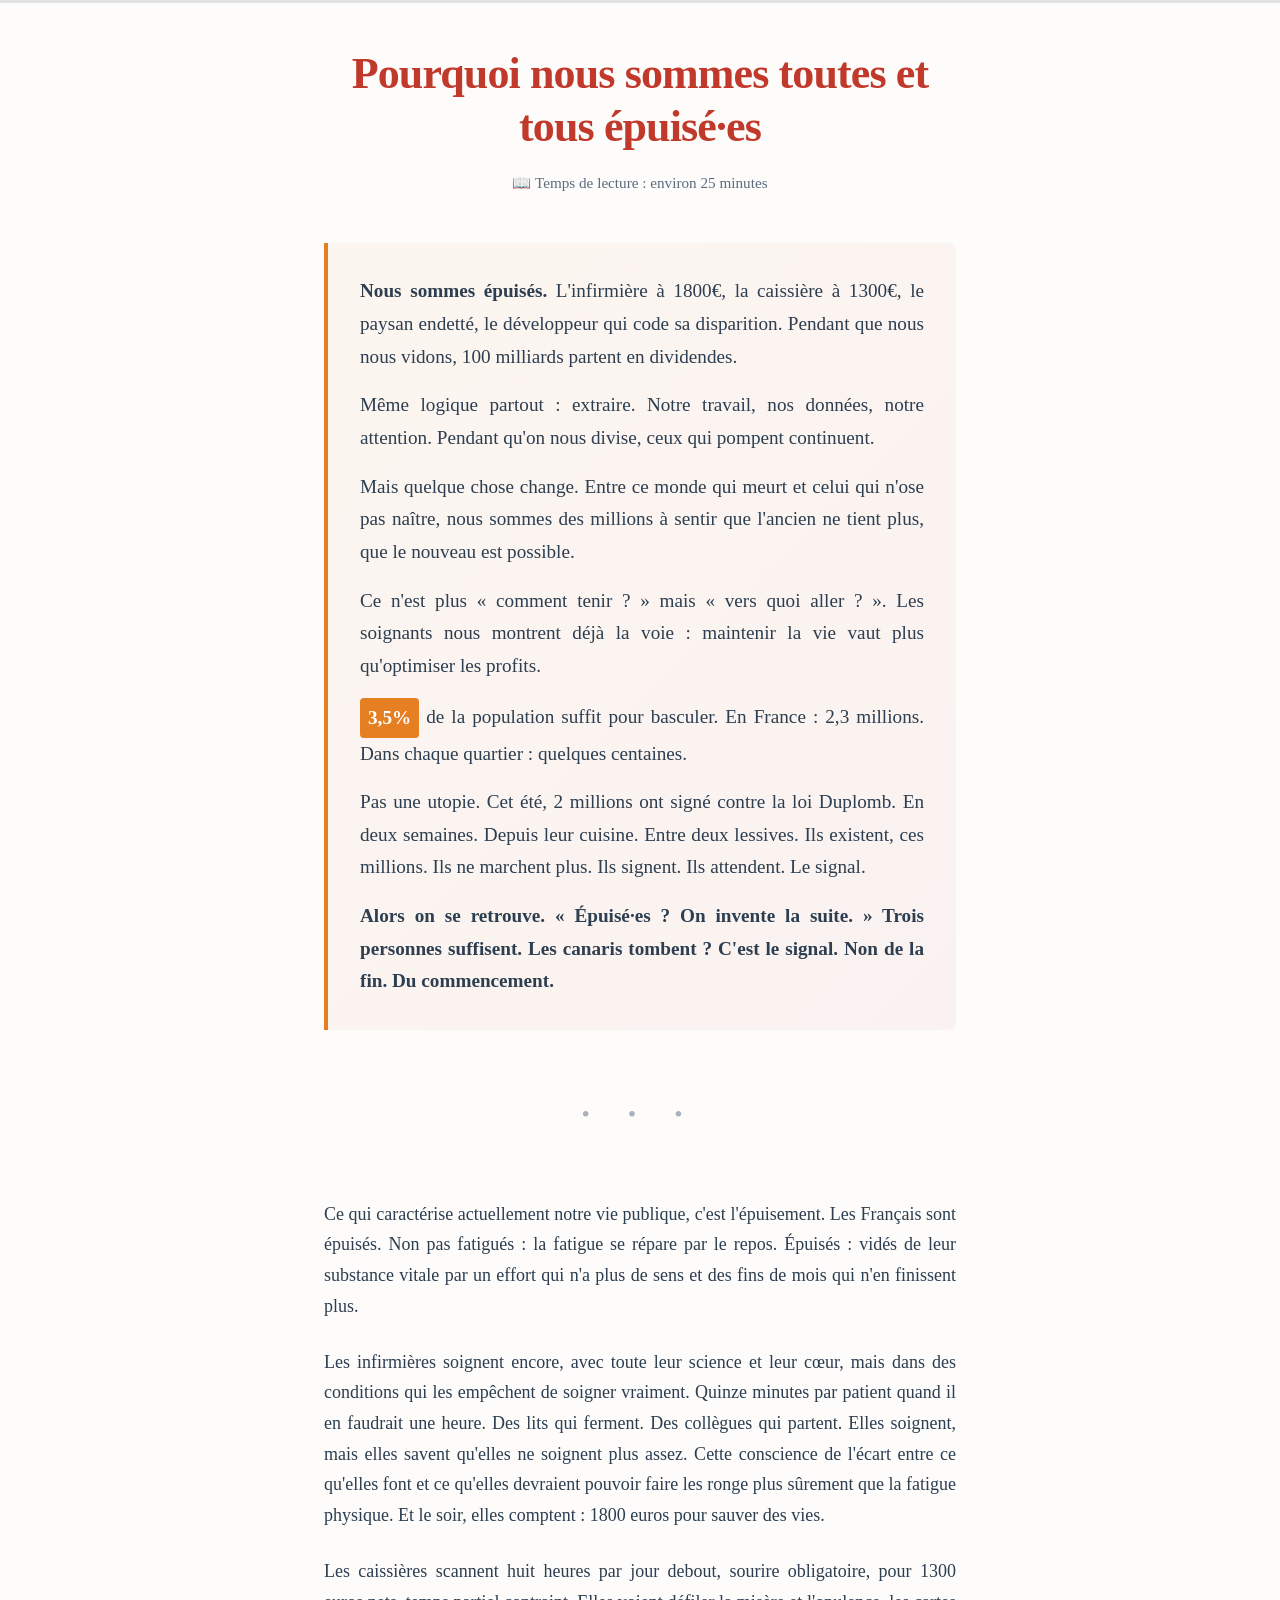
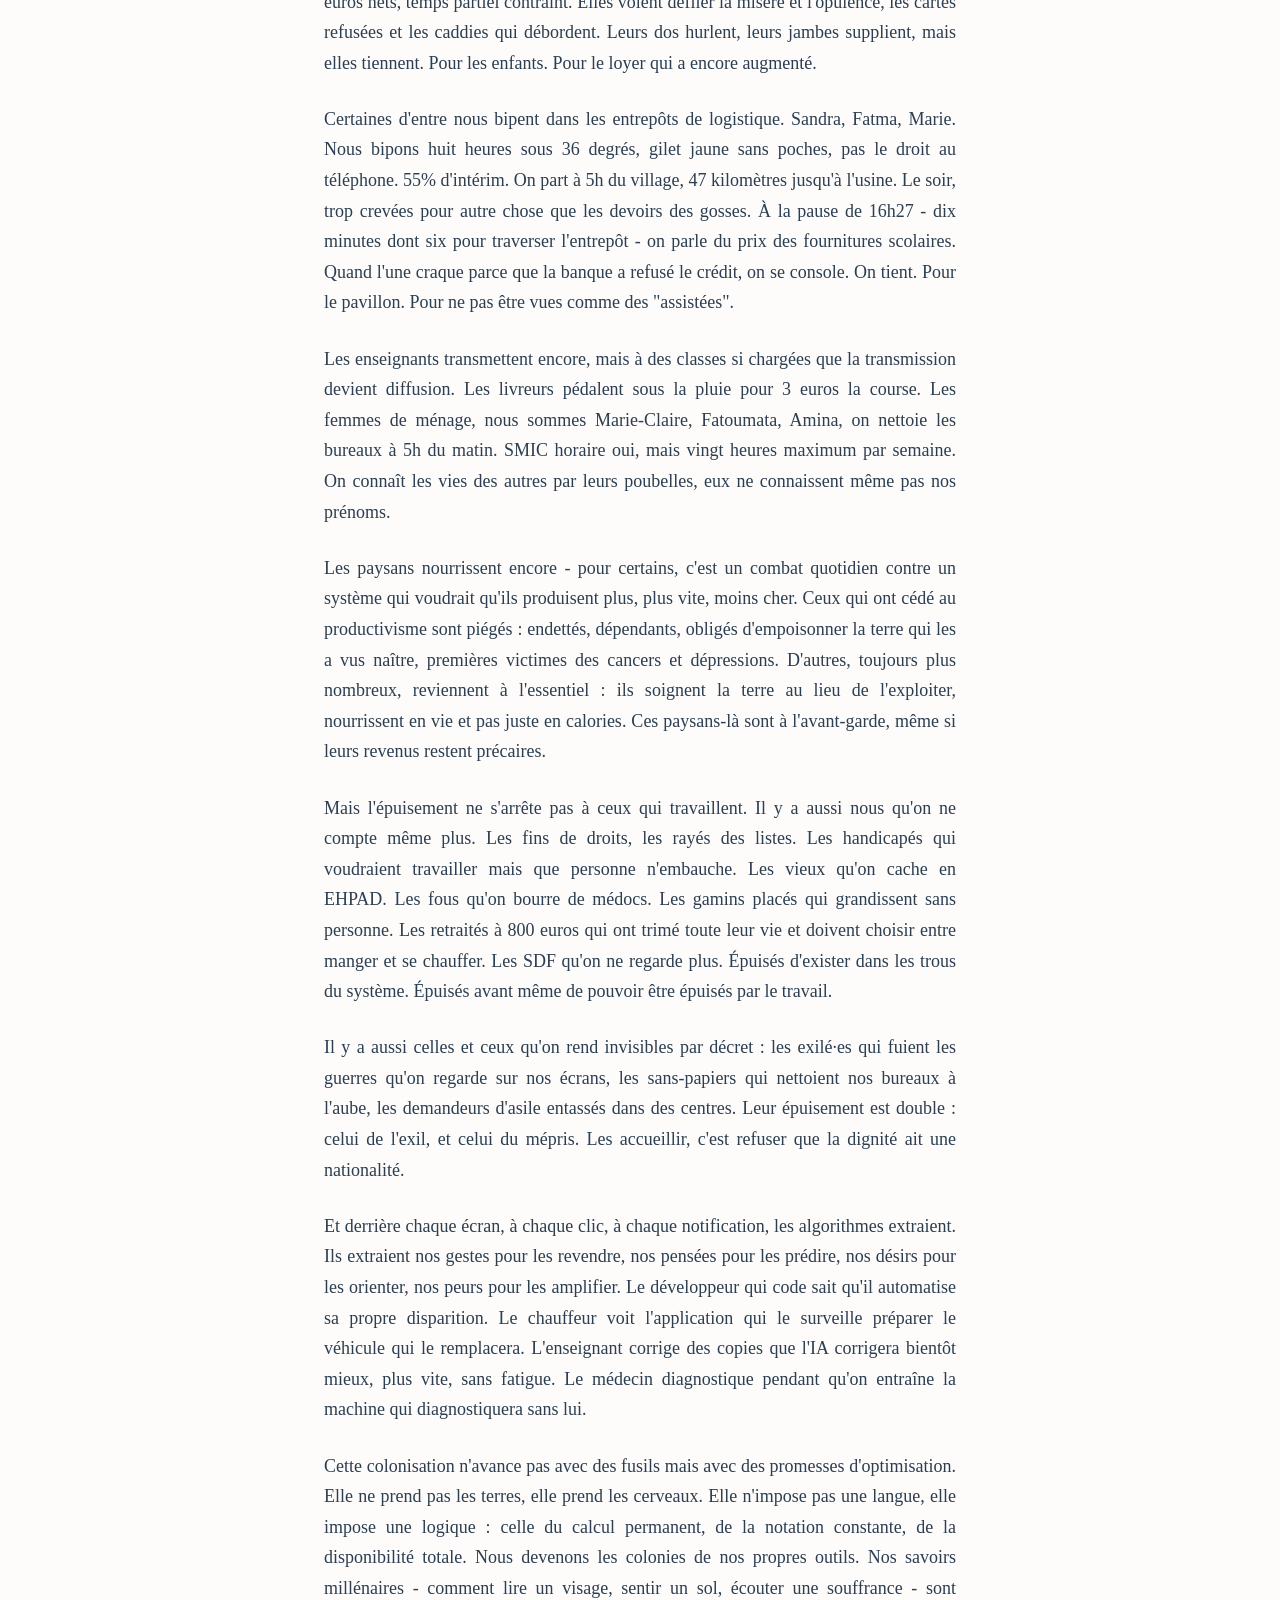
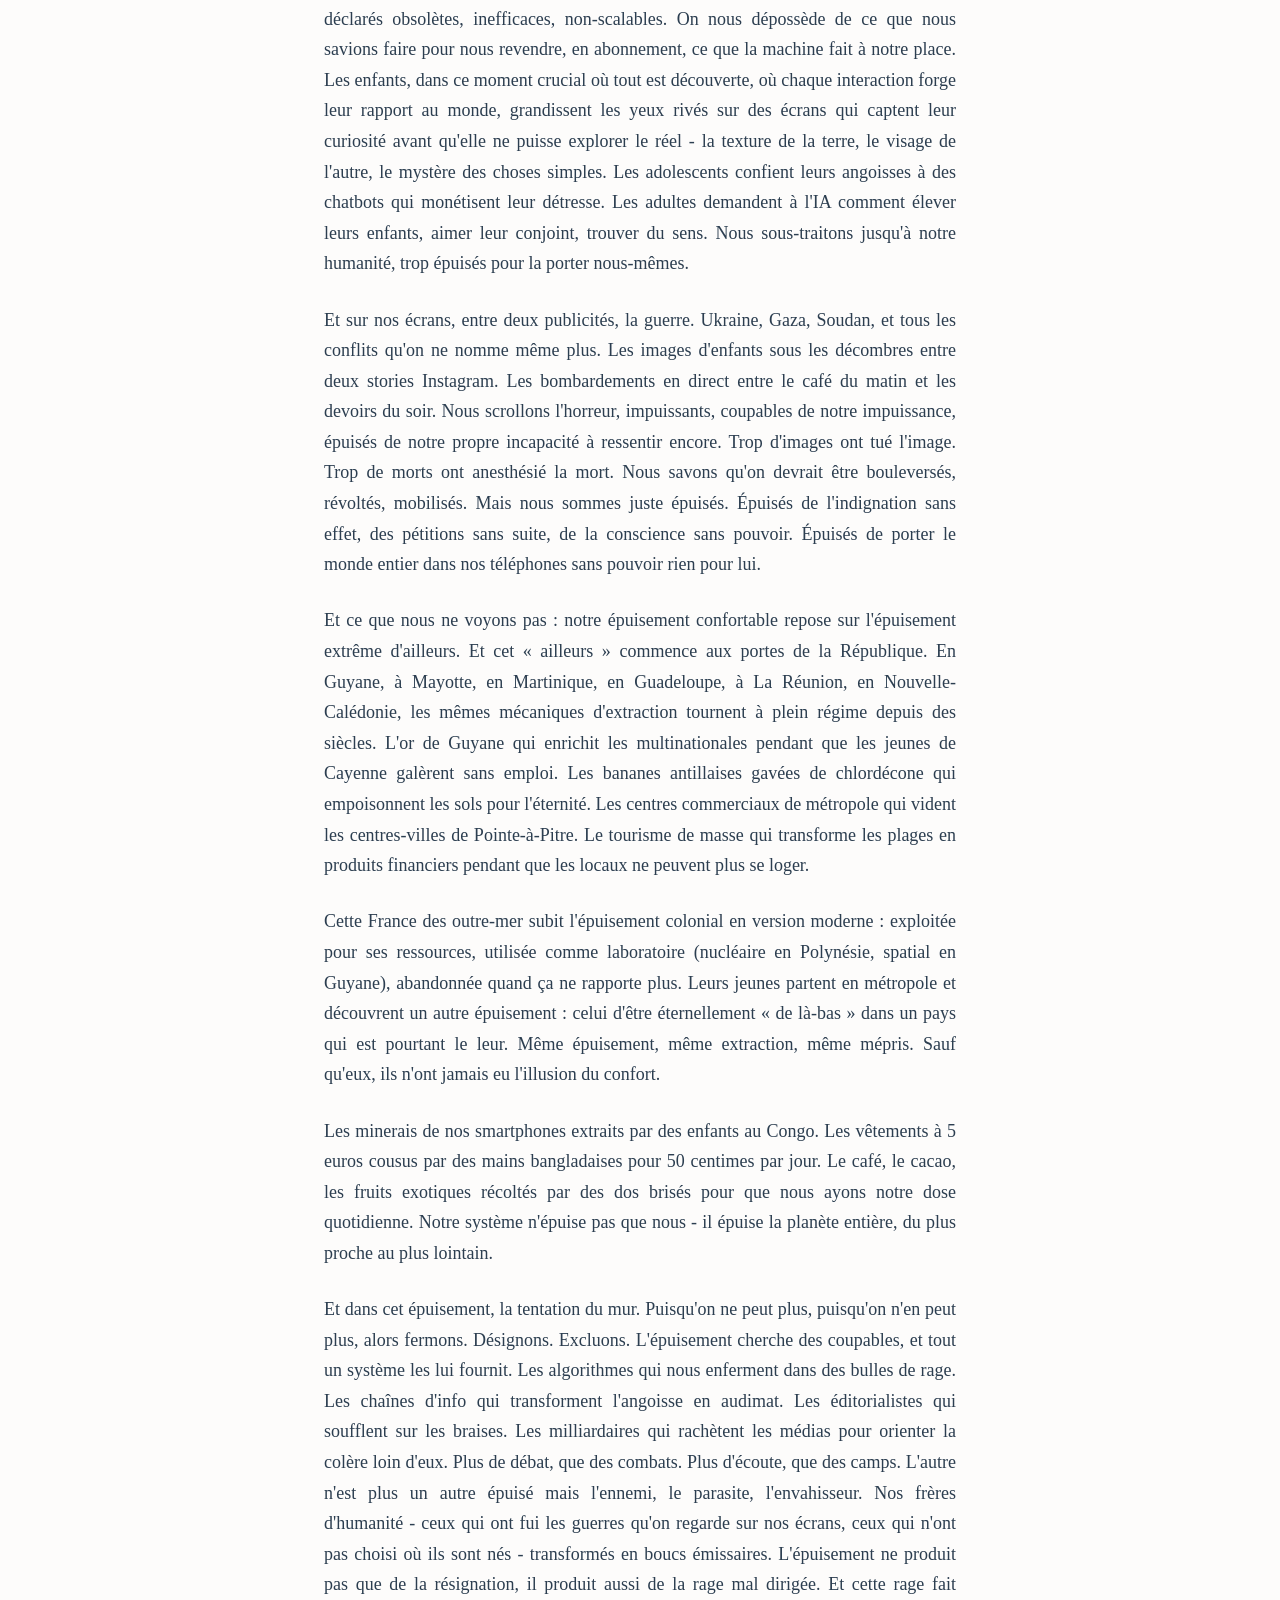
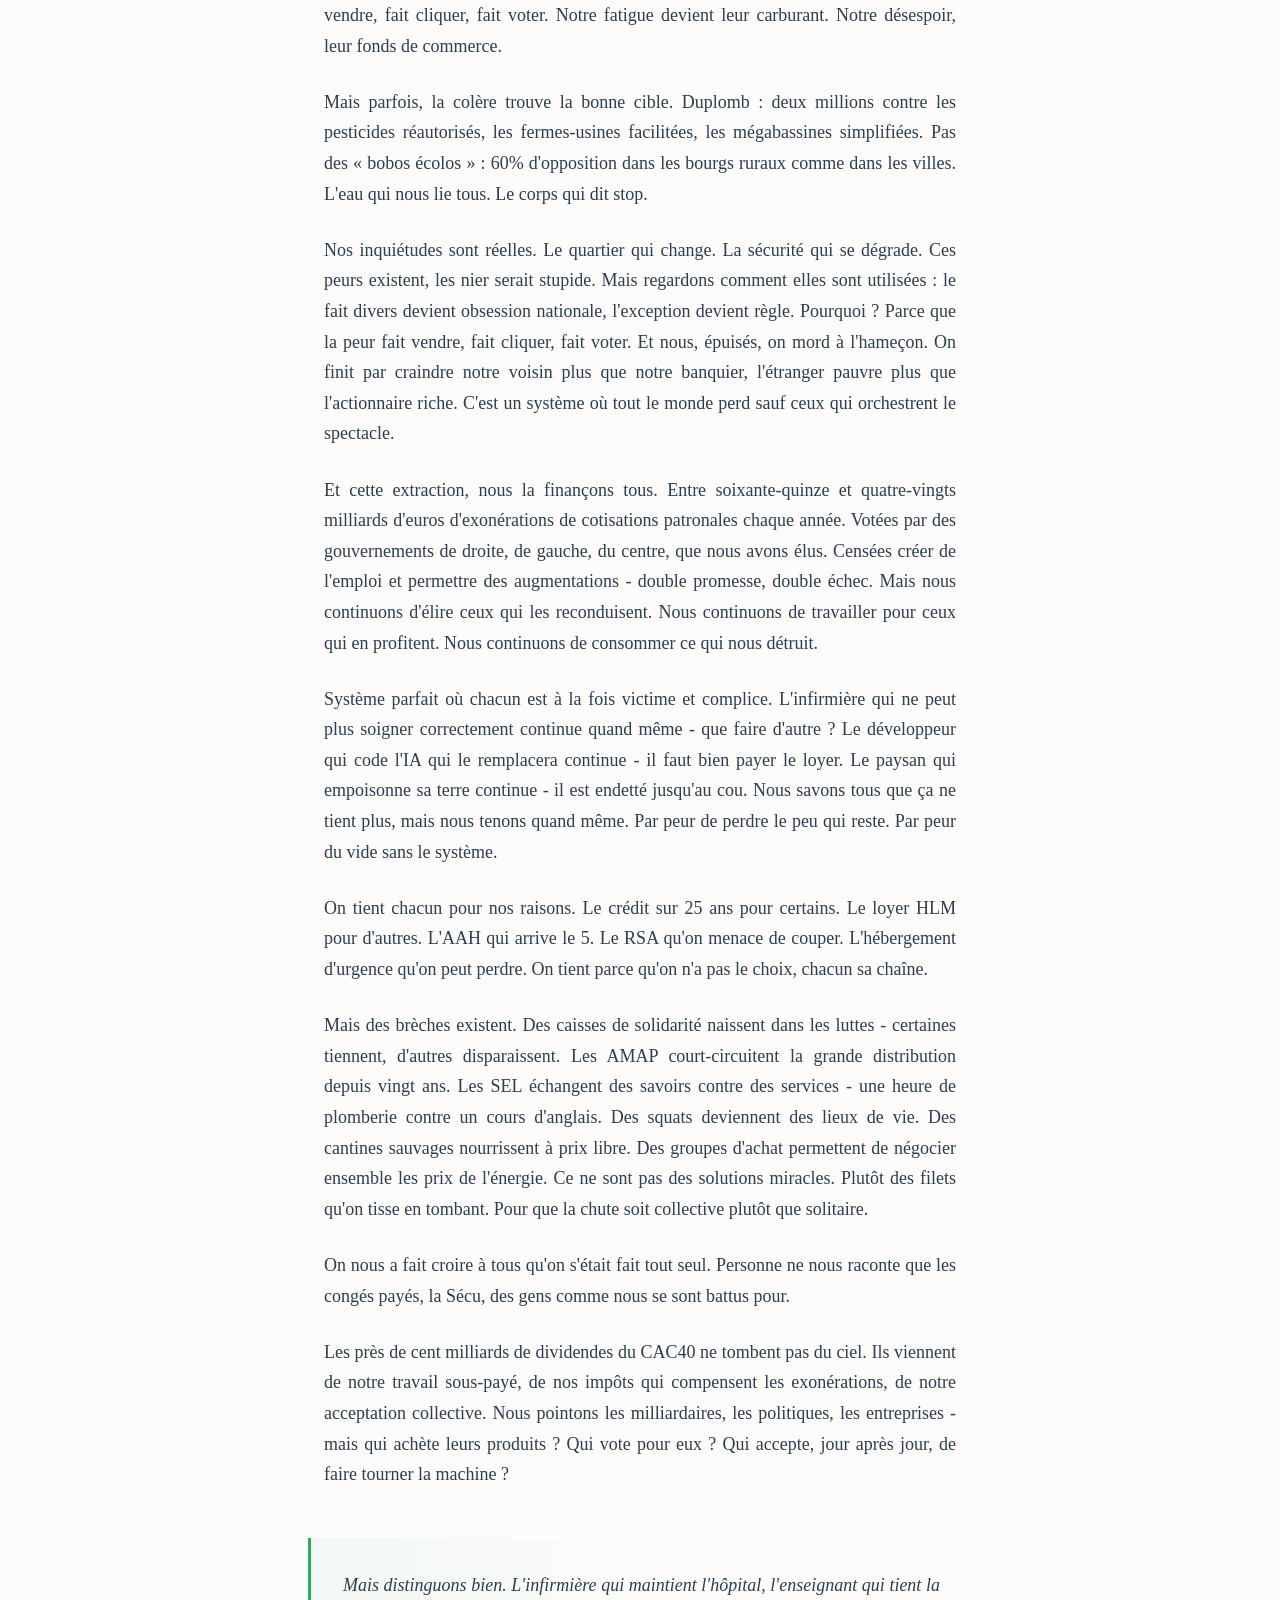
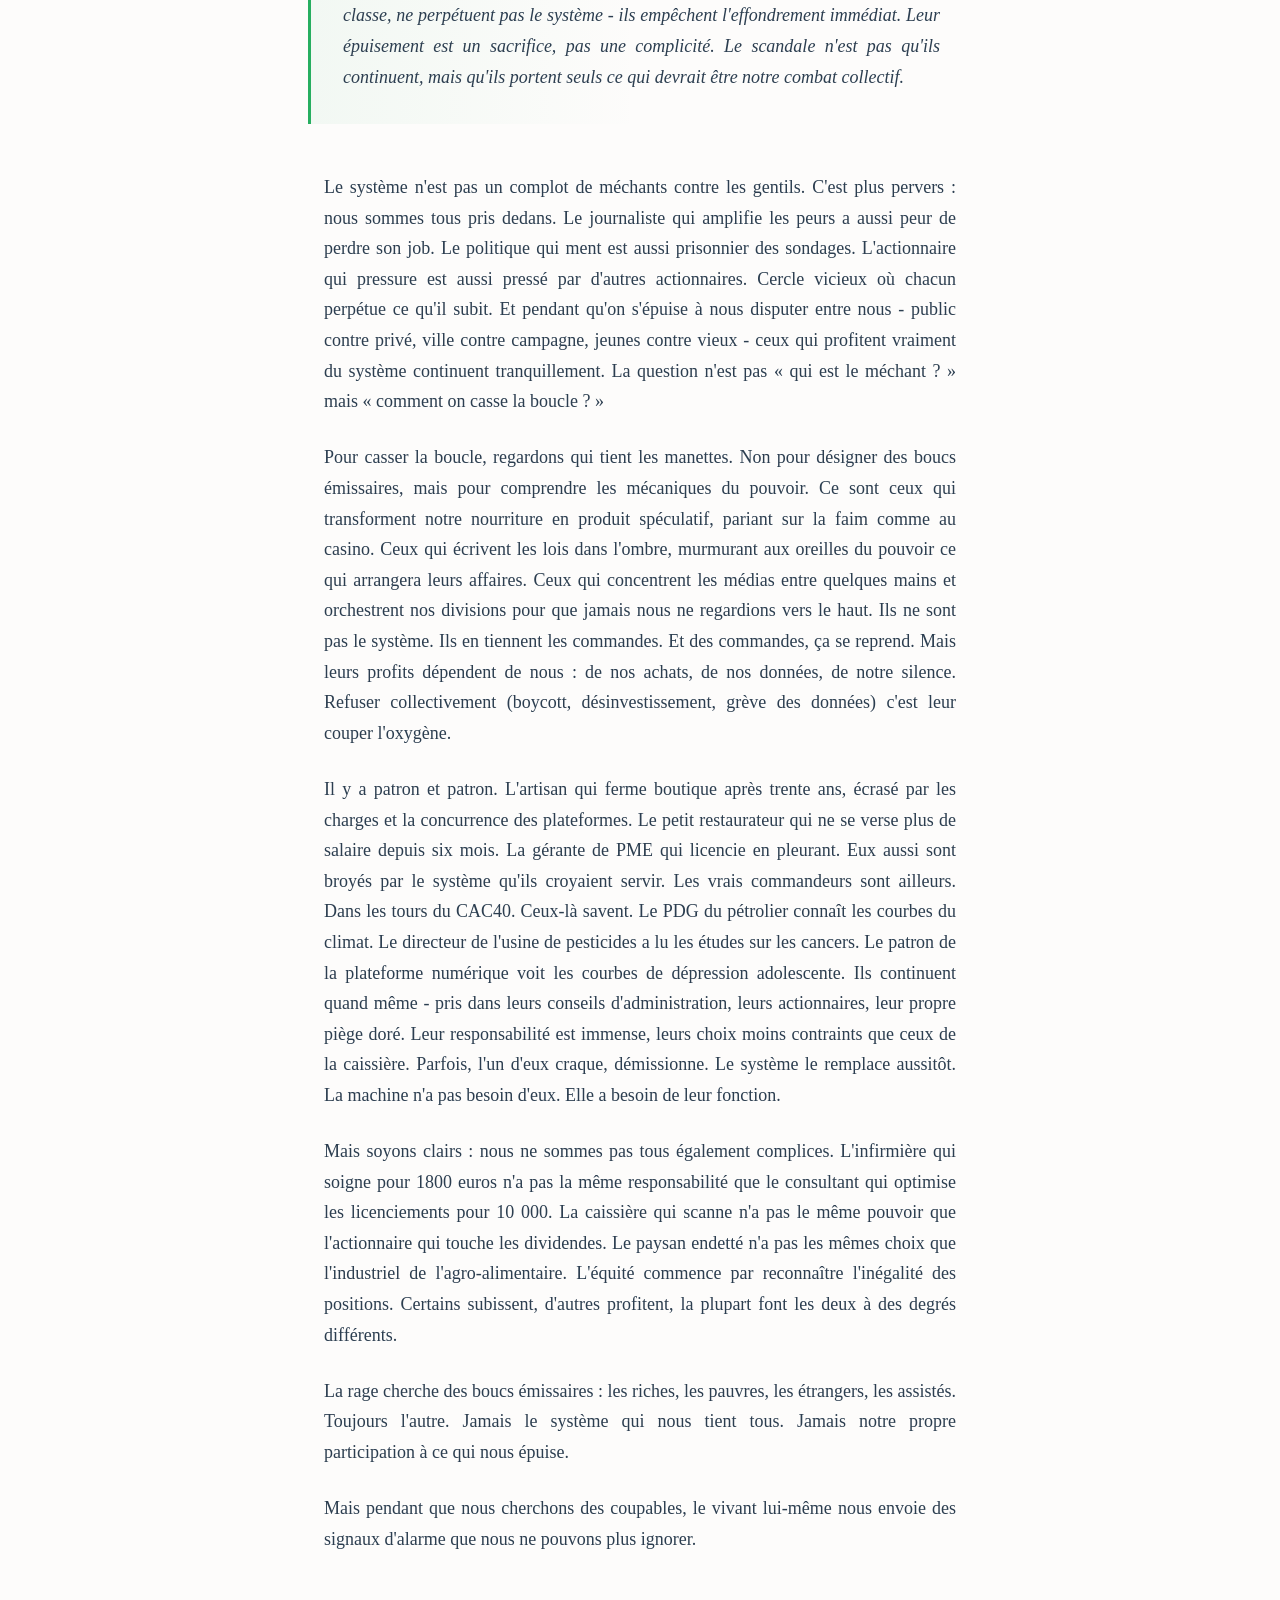
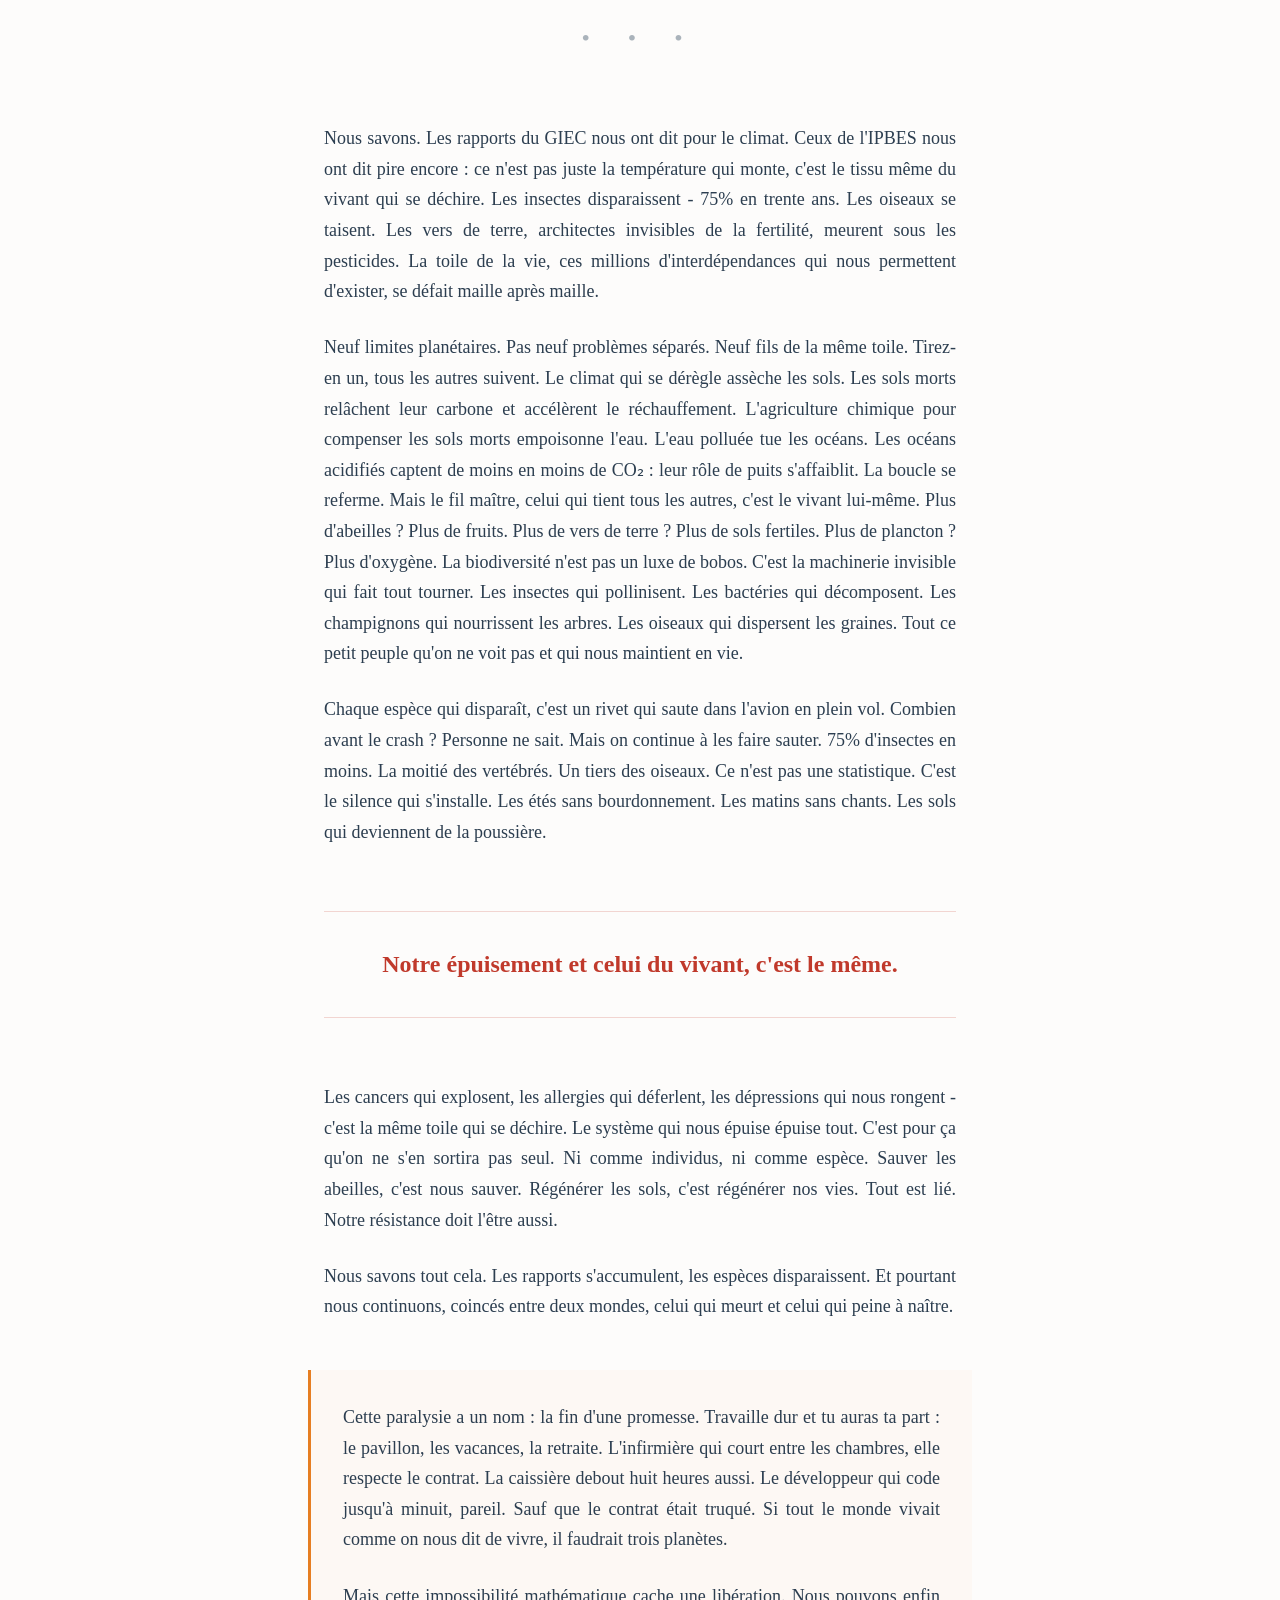
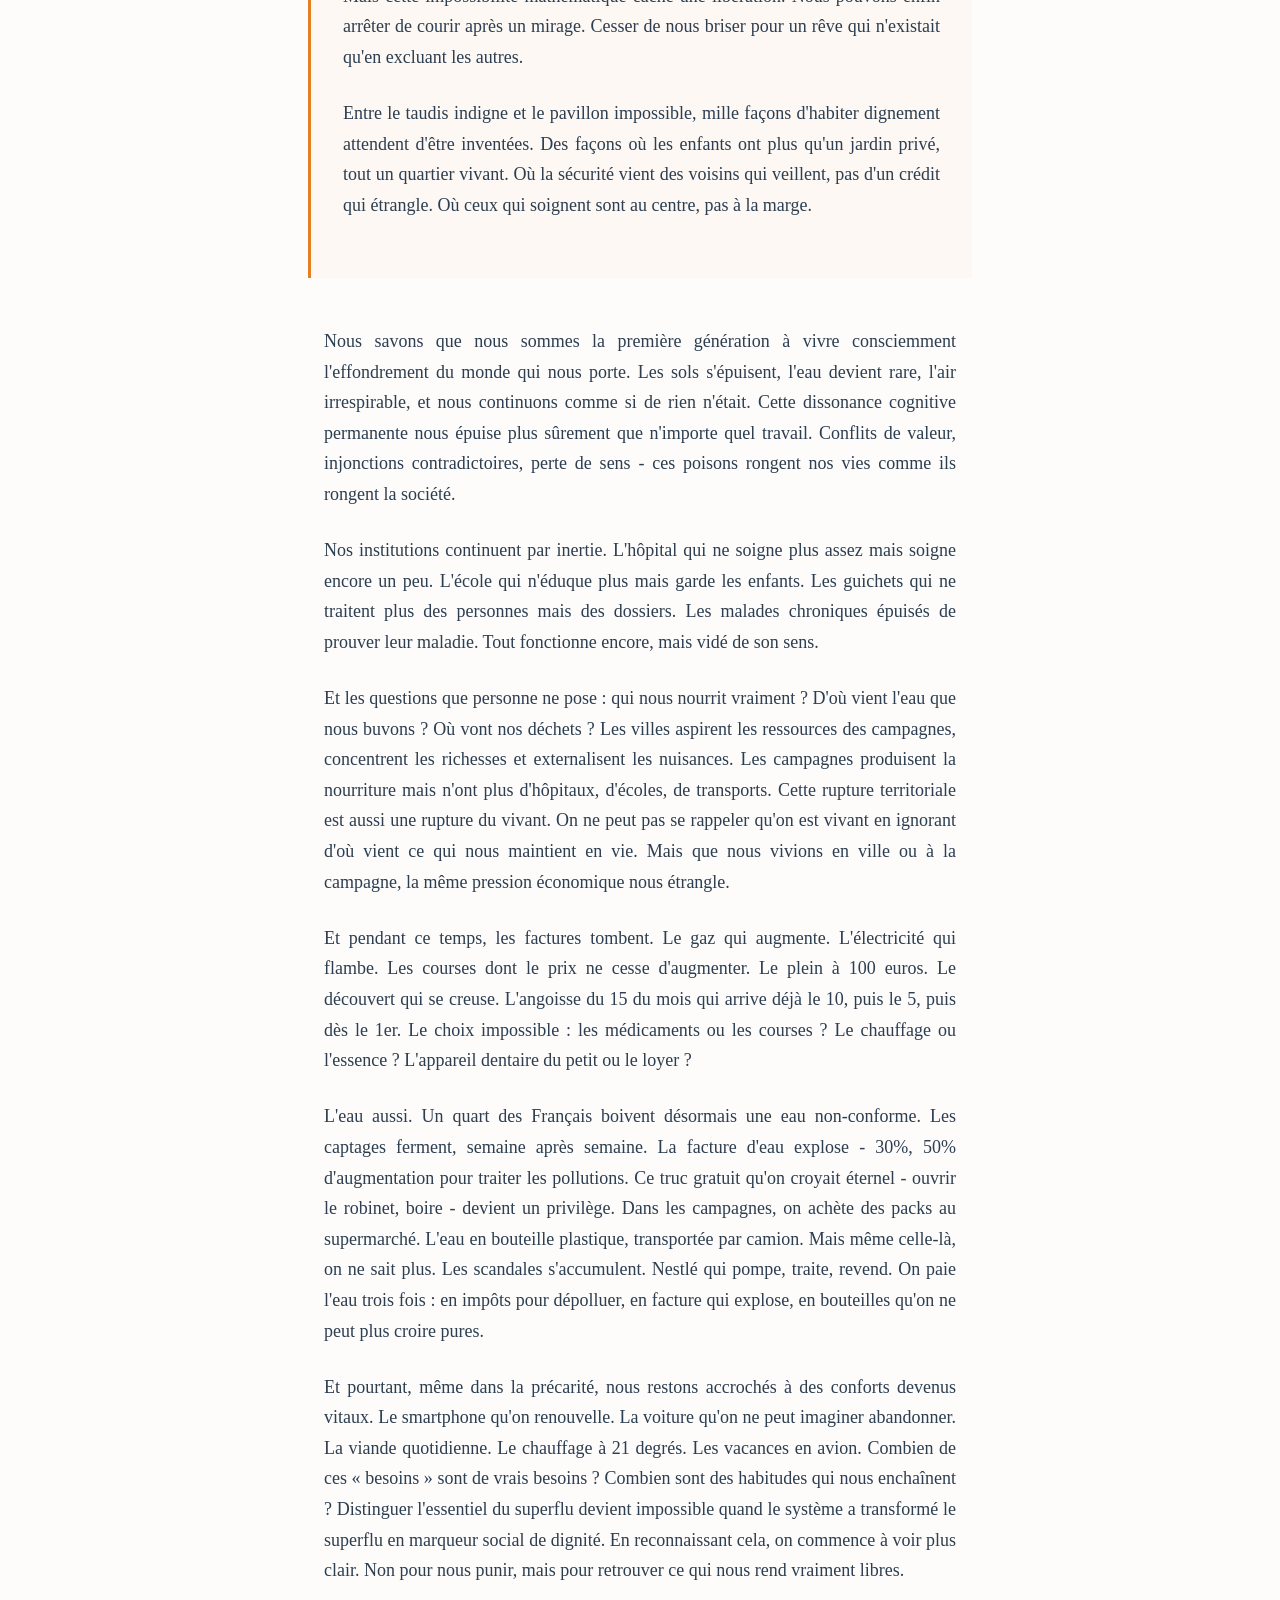
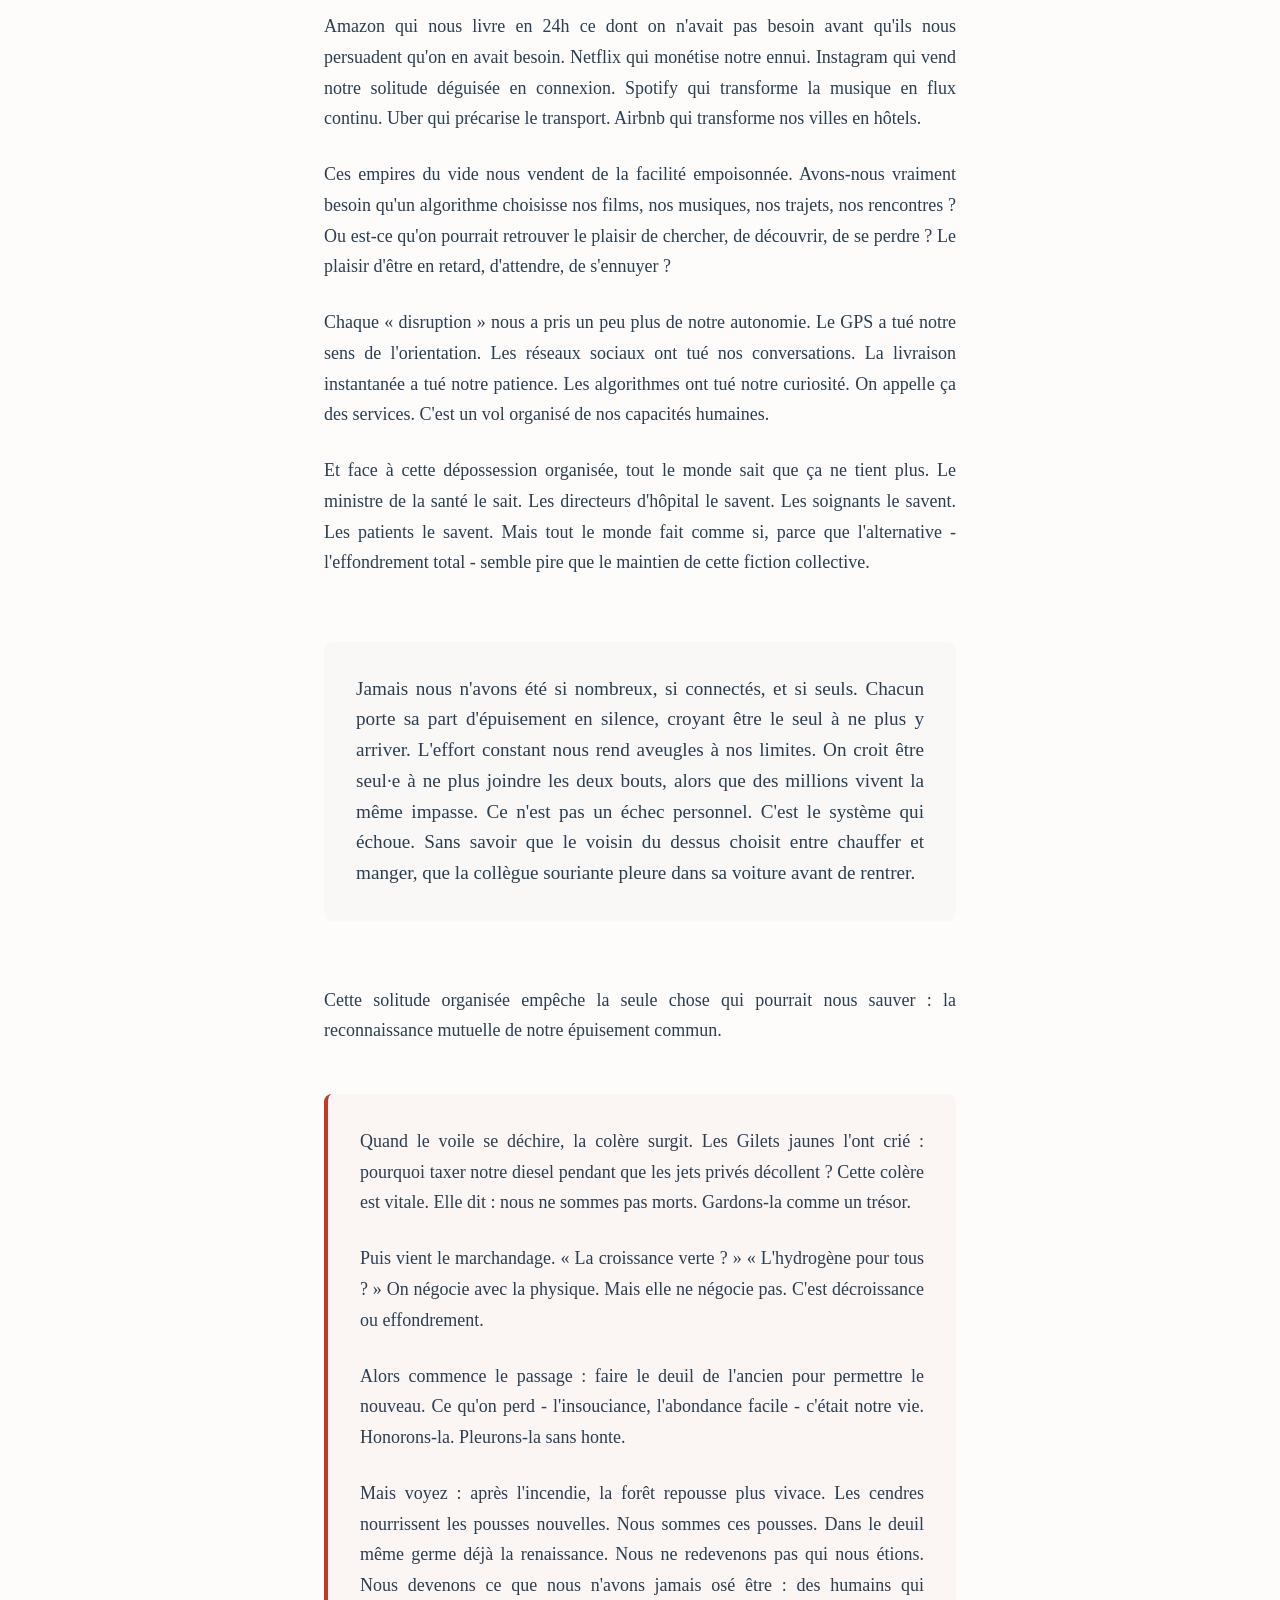
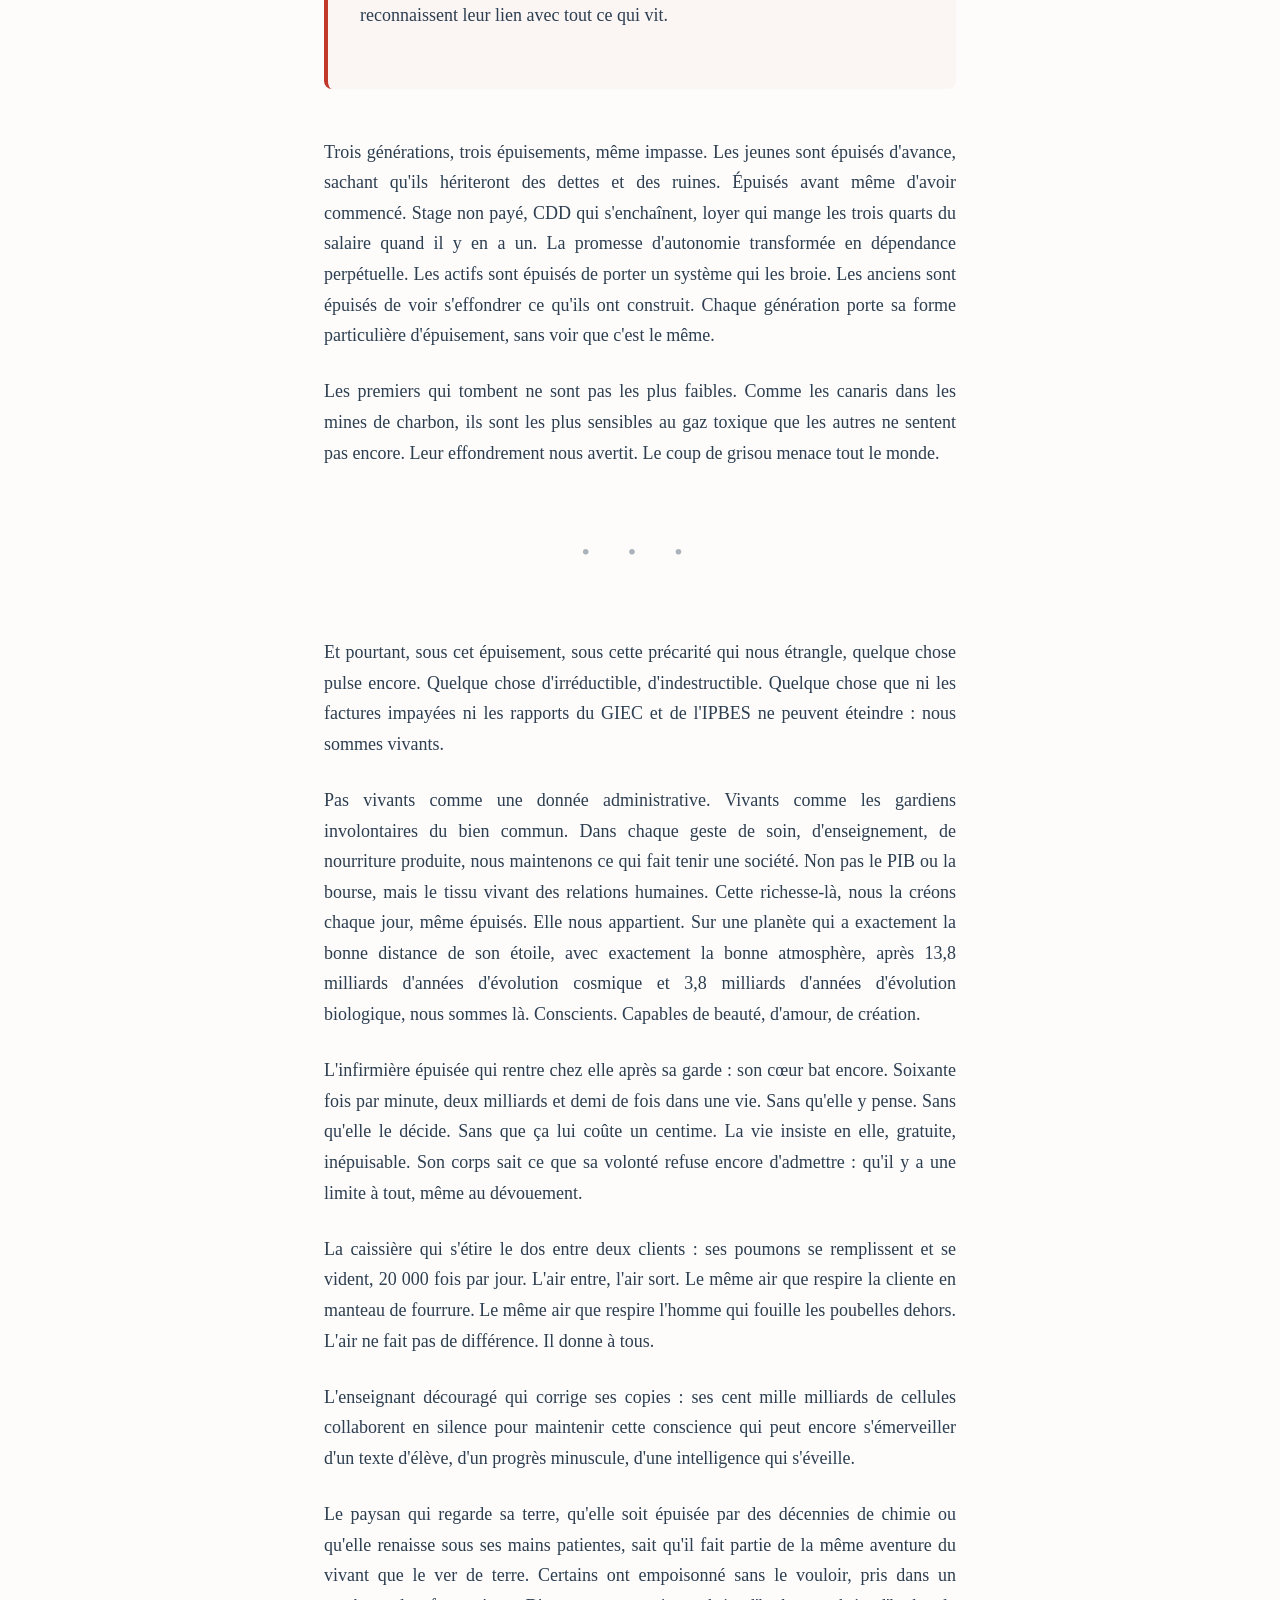
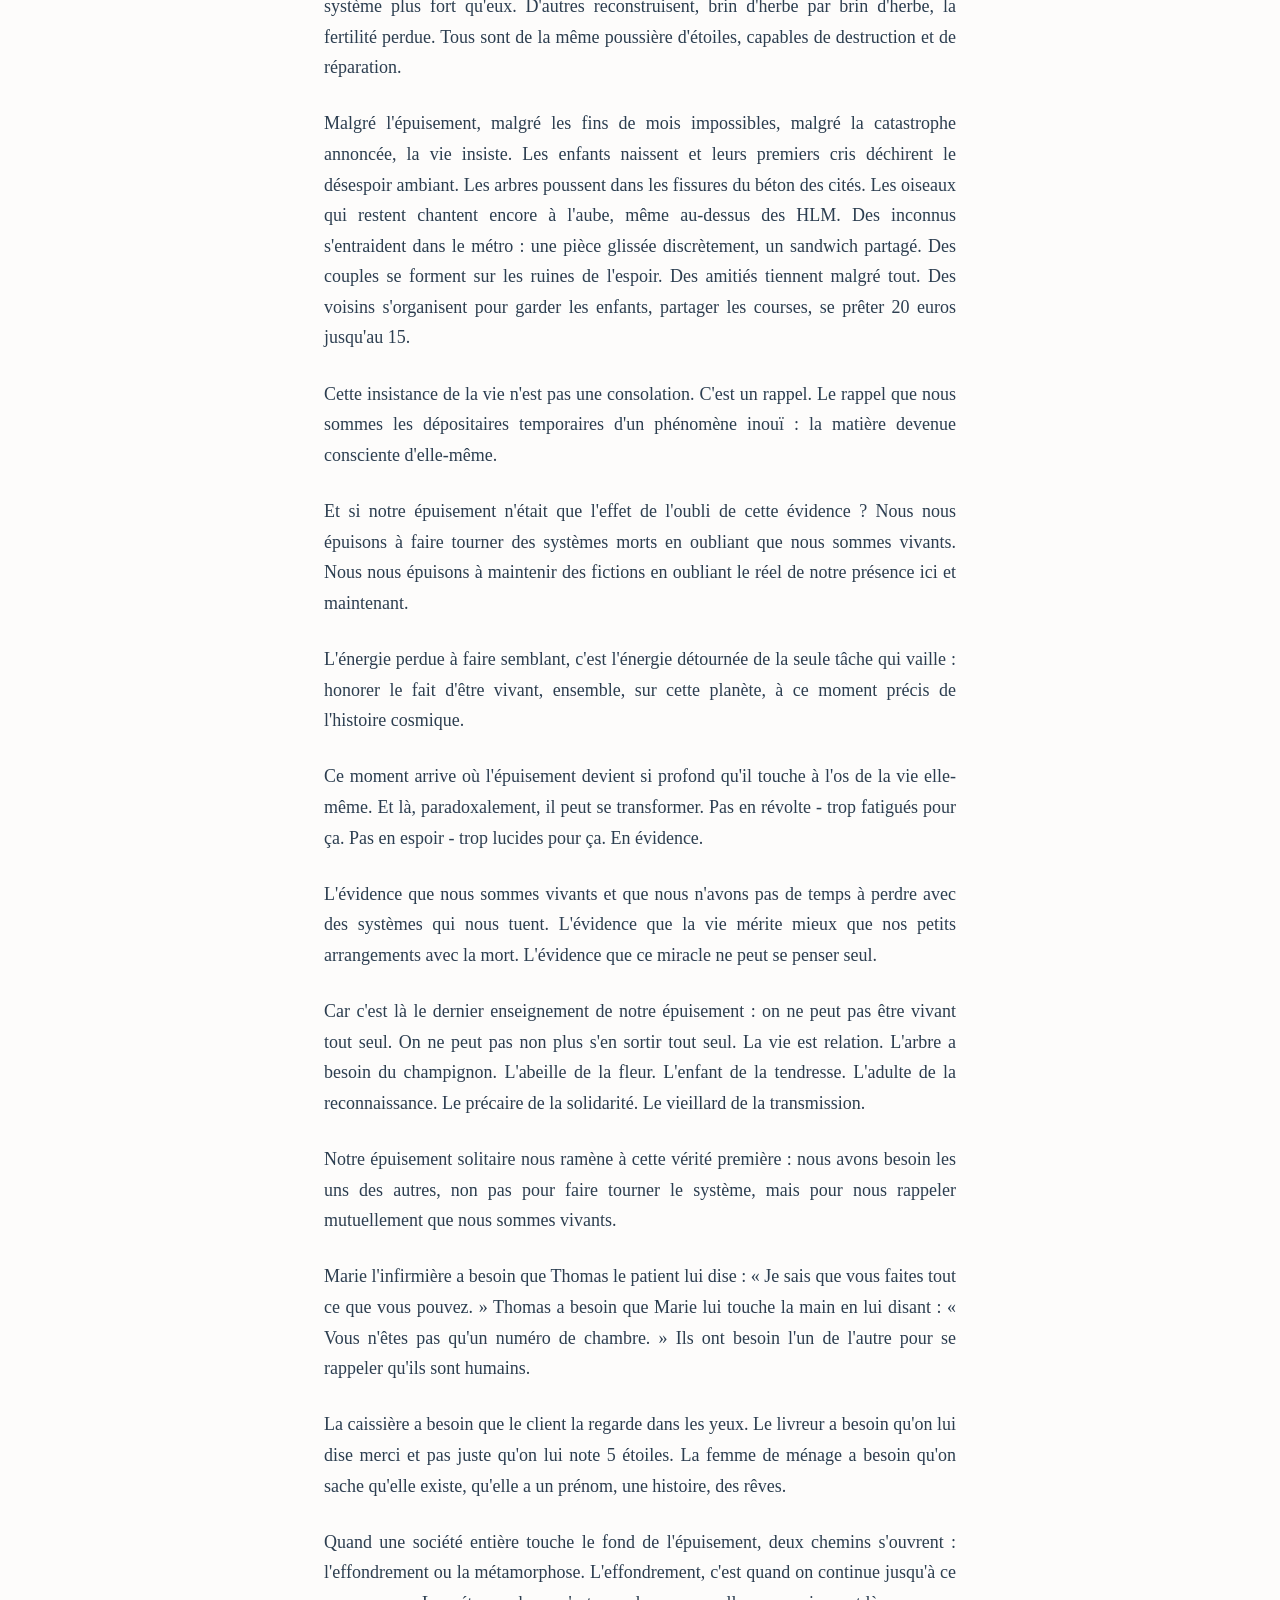
<file: index.html>
<!DOCTYPE html>
<html lang="fr">
<head>
    <meta charset="UTF-8">
    <meta name="viewport" content="width=device-width, initial-scale=1.0">
    <meta name="description" content="Un texte sur notre épuisement collectif et les chemins pour inventer la suite.">
    <meta property="og:title" content="Les Canaris - Pourquoi nous sommes toutes et tous épuisé·es">
    <meta property="og:description" content="Nous sommes épuisés. Entre ce monde qui meurt et celui qui n'ose pas naître, nous sommes des millions à sentir que l'ancien ne tient plus.">
    <link rel="canonical" href="https://les-canaris.github.io" />
    <title>Les Canaris - Septembre 2025</title>
    <style>
        :root {
            /* Palette optimisée pour la lecture longue */
            --text-main: #2c3e50;
            --text-soft: #5a6c7d;
            --bg-page: #fdfcfb;
            --bg-soft: #f9f8f7;
            
            /* Accents significatifs */
            --accent-life: #e67e22;     /* Orange vie - pour l'espoir */
            --accent-alert: #c0392b;    /* Rouge alerte - pour l'urgence */
            --accent-earth: #27ae60;    /* Vert terre - pour le vivant */
            --accent-sky: #3498db;      /* Bleu ciel - pour la respiration */
            
            /* Lecture longue */
            --line-height: 1.7;
            --font-size: 1.125rem;
            --max-width: 680px;
            --paragraph-spacing: 1.6rem;
        }

        @media (prefers-color-scheme: dark) {
            :root {
                --text-main: #e8e6e3;
                --text-soft: #a8a29e;
                --bg-page: #1c1917;
                --bg-soft: #292524;
                --accent-life: #fb923c;
                --accent-alert: #ef4444;
                --accent-earth: #4ade80;
                --accent-sky: #38bdf8;
            }
        }

        * {
            margin: 0;
            padding: 0;
            box-sizing: border-box;
        }

        html {
            scroll-behavior: smooth;
        }

        body {
            font-family: 'Georgia', 'Cambria', serif;
            font-size: var(--font-size);
            line-height: var(--line-height);
            color: var(--text-main);
            background: var(--bg-page);
            text-rendering: optimizeLegibility;
            -webkit-font-smoothing: antialiased;
        }

        .reading-container {
            max-width: var(--max-width);
            margin: 0 auto;
            padding: 3rem 1.5rem;
        }

        /* Titre principal */
        .main-title {
            font-size: clamp(2rem, 5vw, 2.75rem);
            line-height: 1.2;
            text-align: center;
            margin-bottom: 1rem;
            color: var(--accent-alert);
            font-weight: 600;
            letter-spacing: -0.02em;
        }

        /* Indicateur de temps de lecture */
        .reading-time {
            text-align: center;
            color: var(--text-soft);
            margin-bottom: 3rem;
            font-size: 0.95rem;
        }

        /* Introduction percutante */
        .opening {
            padding: 2rem;
            margin-bottom: 3rem;
            background: linear-gradient(135deg, 
                rgba(230, 126, 34, 0.05) 0%, 
                rgba(192, 57, 43, 0.05) 100%);
            border-left: 4px solid var(--accent-life);
            border-radius: 0 8px 8px 0;
        }

        .opening p {
            margin-bottom: 1rem;
            font-size: 1.2rem;
        }

        .opening p:last-child {
            margin-bottom: 0;
            font-weight: 600;
        }

        .opening .number-highlight {
            display: inline-block;
            padding: 0.2rem 0.5rem;
            background: var(--accent-life);
            color: white;
            border-radius: 4px;
            font-weight: bold;
        }

        /* Paragraphes standards */
        p {
            margin-bottom: var(--paragraph-spacing);
            text-align: justify;
            hyphens: auto;
        }

        /* Moments de respiration visuelle */
        .breathing-space {
            margin: 4rem 0;
            padding: 2rem;
            background: var(--bg-soft);
            border-radius: 8px;
            font-size: 1.2rem;
            line-height: 1.6;
        }

        .breathing-space p {
            margin-bottom: 0;
        }

        /* Citations transformatrices */
        .quote-transform {
            margin: 3rem -1rem;
            padding: 2rem;
            border-left: 3px solid var(--accent-earth);
            font-style: italic;
            background: linear-gradient(to right, 
                rgba(39, 174, 96, 0.05), 
                transparent 50%);
        }

        .quote-transform p {
            margin-bottom: 0;
        }

        /* Mise en évidence dramatique */
        .dramatic-pause {
            margin: 4rem 0;
            padding: 2rem 0;
            text-align: center;
            font-size: 1.5rem;
            font-weight: 600;
            color: var(--accent-alert);
            border-top: 1px solid rgba(192, 57, 43, 0.2);
            border-bottom: 1px solid rgba(192, 57, 43, 0.2);
        }

        /* Les 5 repères */
        .repere-item {
            margin: 2rem 0;
            padding: 1.5rem;
            background: var(--bg-soft);
            border-radius: 8px;
            border-left: 4px solid var(--accent-earth);
            position: relative;
            transition: all 0.3s;
        }

        .repere-item:hover {
            transform: translateX(4px);
            box-shadow: 0 2px 8px rgba(0,0,0,0.1);
        }

        .repere-number {
            position: absolute;
            left: -12px;
            top: 1.5rem;
            width: 24px;
            height: 24px;
            background: var(--accent-earth);
            color: white;
            border-radius: 50%;
            display: flex;
            align-items: center;
            justify-content: center;
            font-size: 0.9rem;
            font-weight: bold;
        }

        .repere-title {
            color: var(--accent-earth);
            font-weight: 600;
            margin-bottom: 0.5rem;
        }

        /* Protocole d'action */
        .protocol-box {
            margin: 4rem 0;
            padding: 2.5rem;
            background: linear-gradient(135deg, 
                rgba(52, 152, 219, 0.05) 0%, 
                rgba(41, 128, 185, 0.05) 100%);
            border-radius: 12px;
            border: 1px solid rgba(52, 152, 219, 0.2);
        }

        .protocol-box h3 {
            color: var(--accent-sky);
            text-align: center;
            margin-bottom: 2rem;
            font-size: 1.5rem;
        }

        .protocol-step {
            margin-bottom: 1.5rem;
            padding-left: 2rem;
            position: relative;
        }

        .protocol-step::before {
            content: attr(data-step);
            position: absolute;
            left: 0;
            color: var(--accent-sky);
            font-weight: bold;
        }

        .protocol-step:last-child {
            margin-bottom: 0;
        }

        /* Sections colorées subtiles */
        .highlight-section {
            margin: 3rem -1rem;
            padding: 2rem;
            background: rgba(230, 126, 34, 0.03);
            border-left: 3px solid var(--accent-life);
        }

        .warning-section {
            margin: 3rem 0;
            padding: 2rem;
            background: rgba(192, 57, 43, 0.03);
            border-radius: 8px;
            border-left: 4px solid var(--accent-alert);
        }

        /* Transitions entre sections */
        .section-transition {
            text-align: center;
            margin: 4rem 0;
            color: var(--text-soft);
        }

        .section-transition::before {
            content: "• • •";
            font-size: 1.5rem;
            letter-spacing: 1rem;
            opacity: 0.5;
        }

        /* Appel final */
        .final-call {
            margin: 4rem 0;
            padding: 3rem;
            background: var(--accent-alert);
            color: white;
            text-align: center;
            border-radius: 12px;
            font-size: 1.4rem;
            font-weight: 600;
            line-height: 1.5;
        }

        /* Charte */
        .charter-box {
            margin: 3rem 0;
            padding: 2.5rem;
            background: var(--bg-soft);
            border-radius: 12px;
            border: 1px solid rgba(0,0,0,0.08);
        }

        .charter-box h2 {
            color: var(--accent-life);
            text-align: center;
            margin-bottom: 2rem;
            font-size: 1.8rem;
        }

        .charter-box h3 {
            color: var(--text-main);
            margin: 2rem 0 1rem;
            padding-bottom: 0.5rem;
            border-bottom: 1px solid rgba(0,0,0,0.1);
        }

        .charter-box ul {
            list-style: none;
            padding: 0;
        }

        .charter-box li {
            padding: 0.5rem 0 0.5rem 1.5rem;
            position: relative;
        }

        .charter-box li::before {
            content: "→";
            position: absolute;
            left: 0;
            color: var(--accent-life);
        }

        /* PS */
        .postscript {
            margin-top: 4rem;
            padding: 2rem;
            background: var(--text-main);
            color: var(--bg-page);
            border-radius: 8px;
        }

        .postscript strong {
            color: var(--accent-life);
        }

        .postscript a {
            color: var(--accent-sky);
            text-decoration: none;
        }

        /* Footer */
        footer {
            margin-top: 4rem;
            padding: 3rem 1.5rem;
            text-align: center;
            color: var(--text-soft);
            border-top: 1px solid rgba(0,0,0,0.1);
        }

        footer a {
    color: var(--accent-life);
    text-decoration: none;
}

footer a:hover {
    text-decoration: underline;
}

        /* Indicateur de progression */
        .reading-progress {
            position: fixed;
            top: 0;
            left: 0;
            width: 100%;
            height: 3px;
            background: rgba(0,0,0,0.1);
            z-index: 1000;
        }

        .reading-progress-bar {
            height: 100%;
            background: linear-gradient(90deg, 
                var(--accent-alert), 
                var(--accent-life), 
                var(--accent-earth));
            width: 0%;
            transition: width 0.2s;
        }

        /* Bouton retour en haut */
        .back-to-top {
            position: fixed;
            bottom: 20px;
            right: 20px;
            width: 44px;
            height: 44px;
            background: var(--accent-life);
            color: white;
            border-radius: 50%;
            display: flex;
            align-items: center;
            justify-content: center;
            cursor: pointer;
            opacity: 0;
            transition: opacity 0.3s;
            text-decoration: none;
            font-size: 1.2rem;
        }

        .back-to-top.visible {
            opacity: 0.8;
        }

        .back-to-top:hover {
            opacity: 1;
        }

        /* Responsive */
        @media (max-width: 768px) {
            .reading-container {
                padding: 2rem 1rem;
            }
            
            p {
                text-align: left;
            }
            
            .quote-transform,
            .highlight-section {
                margin-left: 0;
                margin-right: 0;
            }

            .opening {
                border-radius: 0;
            }
        }

        /* Print */
        @media print {
            body {
                font-size: 12pt;
                line-height: 1.5;
            }
            
            .reading-progress,
            .back-to-top {
                display: none;
            }
        }
    </style>
</head>
<body>
    <div class="reading-progress">
        <div class="reading-progress-bar"></div>
    </div>

    <a href="#top" class="back-to-top" aria-label="Retour en haut de page">↑</a>

    <div class="reading-container" id="top">
        <h1 class="main-title">Pourquoi nous sommes toutes et tous épuisé·es</h1>
        <div class="reading-time">📖 Temps de lecture : environ 25 minutes</div>

        <div class="opening">
            <p><strong>Nous sommes épuisés.</strong> L'infirmière à 1800€, la caissière à 1300€, le paysan endetté, le développeur qui code sa disparition. Pendant que nous nous vidons, 100 milliards partent en dividendes.</p>
            
            <p>Même logique partout : extraire. Notre travail, nos données, notre attention. Pendant qu'on nous divise, ceux qui pompent continuent.</p>
            
            <p>Mais quelque chose change. Entre ce monde qui meurt et celui qui n'ose pas naître, nous sommes des millions à sentir que l'ancien ne tient plus, que le nouveau est possible.</p>
            
            <p>Ce n'est plus « comment tenir ? » mais « vers quoi aller ? ». Les soignants nous montrent déjà la voie : maintenir la vie vaut plus qu'optimiser les profits.</p>
            
            <p><span class="number-highlight">3,5%</span> de la population suffit pour basculer. En France : 2,3 millions. Dans chaque quartier : quelques centaines.</p>

            <p>Pas une utopie. Cet été, 2 millions ont signé contre la loi Duplomb. En deux semaines. Depuis leur cuisine. Entre deux lessives. Ils existent, ces millions. Ils ne marchent plus. Ils signent. Ils attendent. Le signal.</p>
            
            <p>Alors on se retrouve. « Épuisé·es ? On invente la suite. » Trois personnes suffisent. Les canaris tombent ? C'est le signal. Non de la fin. <strong>Du commencement.</strong></p>
        </div>

        <div class="section-transition"></div>

        <p>Ce qui caractérise actuellement notre vie publique, c'est l'épuisement. Les Français sont épuisés. Non pas fatigués : la fatigue se répare par le repos. Épuisés : vidés de leur substance vitale par un effort qui n'a plus de sens et des fins de mois qui n'en finissent plus.</p>

        <p>Les infirmières soignent encore, avec toute leur science et leur cœur, mais dans des conditions qui les empêchent de soigner vraiment. Quinze minutes par patient quand il en faudrait une heure. Des lits qui ferment. Des collègues qui partent. Elles soignent, mais elles savent qu'elles ne soignent plus assez. Cette conscience de l'écart entre ce qu'elles font et ce qu'elles devraient pouvoir faire les ronge plus sûrement que la fatigue physique. Et le soir, elles comptent : 1800 euros pour sauver des vies.</p>

        <p>Les caissières scannent huit heures par jour debout, sourire obligatoire, pour 1300 euros nets, temps partiel contraint. Elles voient défiler la misère et l'opulence, les cartes refusées et les caddies qui débordent. Leurs dos hurlent, leurs jambes supplient, mais elles tiennent. Pour les enfants. Pour le loyer qui a encore augmenté.</p>

        <p>Certaines d'entre nous bipent dans les entrepôts de logistique. Sandra, Fatma, Marie. Nous bipons huit heures sous 36 degrés, gilet jaune sans poches, pas le droit au téléphone. 55% d'intérim. On part à 5h du village, 47 kilomètres jusqu'à l'usine. Le soir, trop crevées pour autre chose que les devoirs des gosses. À la pause de 16h27 - dix minutes dont six pour traverser l'entrepôt - on parle du prix des fournitures scolaires. Quand l'une craque parce que la banque a refusé le crédit, on se console. On tient. Pour le pavillon. Pour ne pas être vues comme des "assistées".</p>

        <p>Les enseignants transmettent encore, mais à des classes si chargées que la transmission devient diffusion. Les livreurs pédalent sous la pluie pour 3 euros la course. Les femmes de ménage, nous sommes Marie-Claire, Fatoumata, Amina, on nettoie les bureaux à 5h du matin. SMIC horaire oui, mais vingt heures maximum par semaine. On connaît les vies des autres par leurs poubelles, eux ne connaissent même pas nos prénoms.</p>

        <p>Les paysans nourrissent encore - pour certains, c'est un combat quotidien contre un système qui voudrait qu'ils produisent plus, plus vite, moins cher. Ceux qui ont cédé au productivisme sont piégés : endettés, dépendants, obligés d'empoisonner la terre qui les a vus naître, premières victimes des cancers et dépressions. D'autres, toujours plus nombreux, reviennent à l'essentiel : ils soignent la terre au lieu de l'exploiter, nourrissent en vie et pas juste en calories. Ces paysans-là sont à l'avant-garde, même si leurs revenus restent précaires.</p>

        <p>Mais l'épuisement ne s'arrête pas à ceux qui travaillent. Il y a aussi nous qu'on ne compte même plus. Les fins de droits, les rayés des listes. Les handicapés qui voudraient travailler mais que personne n'embauche. Les vieux qu'on cache en EHPAD. Les fous qu'on bourre de médocs. Les gamins placés qui grandissent sans personne. Les retraités à 800 euros qui ont trimé toute leur vie et doivent choisir entre manger et se chauffer. Les SDF qu'on ne regarde plus. Épuisés d'exister dans les trous du système. Épuisés avant même de pouvoir être épuisés par le travail.</p>

        <p>Il y a aussi celles et ceux qu'on rend invisibles par décret : les exilé·es qui fuient les guerres qu'on regarde sur nos écrans, les sans-papiers qui nettoient nos bureaux à l'aube, les demandeurs d'asile entassés dans des centres. Leur épuisement est double : celui de l'exil, et celui du mépris. Les accueillir, c'est refuser que la dignité ait une nationalité.</p>

        <p>Et derrière chaque écran, à chaque clic, à chaque notification, les algorithmes extraient. Ils extraient nos gestes pour les revendre, nos pensées pour les prédire, nos désirs pour les orienter, nos peurs pour les amplifier. Le développeur qui code sait qu'il automatise sa propre disparition. Le chauffeur voit l'application qui le surveille préparer le véhicule qui le remplacera. L'enseignant corrige des copies que l'IA corrigera bientôt mieux, plus vite, sans fatigue. Le médecin diagnostique pendant qu'on entraîne la machine qui diagnostiquera sans lui.</p>

        <p>Cette colonisation n'avance pas avec des fusils mais avec des promesses d'optimisation. Elle ne prend pas les terres, elle prend les cerveaux. Elle n'impose pas une langue, elle impose une logique : celle du calcul permanent, de la notation constante, de la disponibilité totale. Nous devenons les colonies de nos propres outils. Nos savoirs millénaires - comment lire un visage, sentir un sol, écouter une souffrance - sont déclarés obsolètes, inefficaces, non-scalables. On nous dépossède de ce que nous savions faire pour nous revendre, en abonnement, ce que la machine fait à notre place. Les enfants, dans ce moment crucial où tout est découverte, où chaque interaction forge leur rapport au monde, grandissent les yeux rivés sur des écrans qui captent leur curiosité avant qu'elle ne puisse explorer le réel - la texture de la terre, le visage de l'autre, le mystère des choses simples. Les adolescents confient leurs angoisses à des chatbots qui monétisent leur détresse. Les adultes demandent à l'IA comment élever leurs enfants, aimer leur conjoint, trouver du sens. Nous sous-traitons jusqu'à notre humanité, trop épuisés pour la porter nous-mêmes.</p>

        <p>Et sur nos écrans, entre deux publicités, la guerre. Ukraine, Gaza, Soudan, et tous les conflits qu'on ne nomme même plus. Les images d'enfants sous les décombres entre deux stories Instagram. Les bombardements en direct entre le café du matin et les devoirs du soir. Nous scrollons l'horreur, impuissants, coupables de notre impuissance, épuisés de notre propre incapacité à ressentir encore. Trop d'images ont tué l'image. Trop de morts ont anesthésié la mort. Nous savons qu'on devrait être bouleversés, révoltés, mobilisés. Mais nous sommes juste épuisés. Épuisés de l'indignation sans effet, des pétitions sans suite, de la conscience sans pouvoir. Épuisés de porter le monde entier dans nos téléphones sans pouvoir rien pour lui.</p>

        <p>Et ce que nous ne voyons pas : notre épuisement confortable repose sur l'épuisement extrême d'ailleurs. Et cet « ailleurs » commence aux portes de la République. En Guyane, à Mayotte, en Martinique, en Guadeloupe, à La Réunion, en Nouvelle-Calédonie, les mêmes mécaniques d'extraction tournent à plein régime depuis des siècles. L'or de Guyane qui enrichit les multinationales pendant que les jeunes de Cayenne galèrent sans emploi. Les bananes antillaises gavées de chlordécone qui empoisonnent les sols pour l'éternité. Les centres commerciaux de métropole qui vident les centres-villes de Pointe-à-Pitre. Le tourisme de masse qui transforme les plages en produits financiers pendant que les locaux ne peuvent plus se loger.</p>

        <p>Cette France des outre-mer subit l'épuisement colonial en version moderne : exploitée pour ses ressources, utilisée comme laboratoire (nucléaire en Polynésie, spatial en Guyane), abandonnée quand ça ne rapporte plus. Leurs jeunes partent en métropole et découvrent un autre épuisement : celui d'être éternellement « de là-bas » dans un pays qui est pourtant le leur. Même épuisement, même extraction, même mépris. Sauf qu'eux, ils n'ont jamais eu l'illusion du confort.</p>

        <p>Les minerais de nos smartphones extraits par des enfants au Congo. Les vêtements à 5 euros cousus par des mains bangladaises pour 50 centimes par jour. Le café, le cacao, les fruits exotiques récoltés par des dos brisés pour que nous ayons notre dose quotidienne. Notre système n'épuise pas que nous - il épuise la planète entière, du plus proche au plus lointain.</p>

        <p>Et dans cet épuisement, la tentation du mur. Puisqu'on ne peut plus, puisqu'on n'en peut plus, alors fermons. Désignons. Excluons. L'épuisement cherche des coupables, et tout un système les lui fournit. Les algorithmes qui nous enferment dans des bulles de rage. Les chaînes d'info qui transforment l'angoisse en audimat. Les éditorialistes qui soufflent sur les braises. Les milliardaires qui rachètent les médias pour orienter la colère loin d'eux. Plus de débat, que des combats. Plus d'écoute, que des camps. L'autre n'est plus un autre épuisé mais l'ennemi, le parasite, l'envahisseur. Nos frères d'humanité - ceux qui ont fui les guerres qu'on regarde sur nos écrans, ceux qui n'ont pas choisi où ils sont nés - transformés en boucs émissaires. L'épuisement ne produit pas que de la résignation, il produit aussi de la rage mal dirigée. Et cette rage fait vendre, fait cliquer, fait voter. Notre fatigue devient leur carburant. Notre désespoir, leur fonds de commerce.</p>

        <p>Mais parfois, la colère trouve la bonne cible. Duplomb : deux millions contre les pesticides réautorisés, les fermes-usines facilitées, les mégabassines simplifiées. Pas des « bobos écolos » : 60% d'opposition dans les bourgs ruraux comme dans les villes. L'eau qui nous lie tous. Le corps qui dit stop.</p>

        <p>Nos inquiétudes sont réelles. Le quartier qui change. La sécurité qui se dégrade. Ces peurs existent, les nier serait stupide. Mais regardons comment elles sont utilisées : le fait divers devient obsession nationale, l'exception devient règle. Pourquoi ? Parce que la peur fait vendre, fait cliquer, fait voter. Et nous, épuisés, on mord à l'hameçon. On finit par craindre notre voisin plus que notre banquier, l'étranger pauvre plus que l'actionnaire riche. C'est un système où tout le monde perd sauf ceux qui orchestrent le spectacle.</p>

        <p>Et cette extraction, nous la finançons tous. Entre soixante-quinze et quatre-vingts milliards d'euros d'exonérations de cotisations patronales chaque année. Votées par des gouvernements de droite, de gauche, du centre, que nous avons élus. Censées créer de l'emploi et permettre des augmentations - double promesse, double échec. Mais nous continuons d'élire ceux qui les reconduisent. Nous continuons de travailler pour ceux qui en profitent. Nous continuons de consommer ce qui nous détruit.</p>

        <p>Système parfait où chacun est à la fois victime et complice. L'infirmière qui ne peut plus soigner correctement continue quand même - que faire d'autre ? Le développeur qui code l'IA qui le remplacera continue - il faut bien payer le loyer. Le paysan qui empoisonne sa terre continue - il est endetté jusqu'au cou. Nous savons tous que ça ne tient plus, mais nous tenons quand même. Par peur de perdre le peu qui reste. Par peur du vide sans le système.</p>

        <p>On tient chacun pour nos raisons. Le crédit sur 25 ans pour certains. Le loyer HLM pour d'autres. L'AAH qui arrive le 5. Le RSA qu'on menace de couper. L'hébergement d'urgence qu'on peut perdre. On tient parce qu'on n'a pas le choix, chacun sa chaîne.</p>

        <p>Mais des brèches existent. Des caisses de solidarité naissent dans les luttes - certaines tiennent, d'autres disparaissent. Les AMAP court-circuitent la grande distribution depuis vingt ans. Les SEL échangent des savoirs contre des services - une heure de plomberie contre un cours d'anglais. Des squats deviennent des lieux de vie. Des cantines sauvages nourrissent à prix libre. Des groupes d'achat permettent de négocier ensemble les prix de l'énergie. Ce ne sont pas des solutions miracles. Plutôt des filets qu'on tisse en tombant. Pour que la chute soit collective plutôt que solitaire.</p>

        <p>On nous a fait croire à tous qu'on s'était fait tout seul. Personne ne nous raconte que les congés payés, la Sécu, des gens comme nous se sont battus pour.</p>

        <p>Les près de cent milliards de dividendes du CAC40 ne tombent pas du ciel. Ils viennent de notre travail sous-payé, de nos impôts qui compensent les exonérations, de notre acceptation collective. Nous pointons les milliardaires, les politiques, les entreprises - mais qui achète leurs produits ? Qui vote pour eux ? Qui accepte, jour après jour, de faire tourner la machine ?</p>

        <div class="quote-transform">
            <p>Mais distinguons bien. L'infirmière qui maintient l'hôpital, l'enseignant qui tient la classe, ne perpétuent pas le système - ils empêchent l'effondrement immédiat. Leur épuisement est un sacrifice, pas une complicité. Le scandale n'est pas qu'ils continuent, mais qu'ils portent seuls ce qui devrait être notre combat collectif.</p>
        </div>

        <p>Le système n'est pas un complot de méchants contre les gentils. C'est plus pervers : nous sommes tous pris dedans. Le journaliste qui amplifie les peurs a aussi peur de perdre son job. Le politique qui ment est aussi prisonnier des sondages. L'actionnaire qui pressure est aussi pressé par d'autres actionnaires. Cercle vicieux où chacun perpétue ce qu'il subit. Et pendant qu'on s'épuise à nous disputer entre nous - public contre privé, ville contre campagne, jeunes contre vieux - ceux qui profitent vraiment du système continuent tranquillement. La question n'est pas « qui est le méchant ? » mais « comment on casse la boucle ? »</p>

        <p>Pour casser la boucle, regardons qui tient les manettes. Non pour désigner des boucs émissaires, mais pour comprendre les mécaniques du pouvoir. Ce sont ceux qui transforment notre nourriture en produit spéculatif, pariant sur la faim comme au casino. Ceux qui écrivent les lois dans l'ombre, murmurant aux oreilles du pouvoir ce qui arrangera leurs affaires. Ceux qui concentrent les médias entre quelques mains et orchestrent nos divisions pour que jamais nous ne regardions vers le haut. Ils ne sont pas le système. Ils en tiennent les commandes. Et des commandes, ça se reprend. Mais leurs profits dépendent de nous : de nos achats, de nos données, de notre silence. Refuser collectivement (boycott, désinvestissement, grève des données) c'est leur couper l'oxygène.</p>

        <p>Il y a patron et patron. L'artisan qui ferme boutique après trente ans, écrasé par les charges et la concurrence des plateformes. Le petit restaurateur qui ne se verse plus de salaire depuis six mois. La gérante de PME qui licencie en pleurant. Eux aussi sont broyés par le système qu'ils croyaient servir. Les vrais commandeurs sont ailleurs. Dans les tours du CAC40. Ceux-là savent. Le PDG du pétrolier connaît les courbes du climat. Le directeur de l'usine de pesticides a lu les études sur les cancers. Le patron de la plateforme numérique voit les courbes de dépression adolescente. Ils continuent quand même - pris dans leurs conseils d'administration, leurs actionnaires, leur propre piège doré. Leur responsabilité est immense, leurs choix moins contraints que ceux de la caissière. Parfois, l'un d'eux craque, démissionne. Le système le remplace aussitôt. La machine n'a pas besoin d'eux. Elle a besoin de leur fonction.</p>

        <p>Mais soyons clairs : nous ne sommes pas tous également complices. L'infirmière qui soigne pour 1800 euros n'a pas la même responsabilité que le consultant qui optimise les licenciements pour 10 000. La caissière qui scanne n'a pas le même pouvoir que l'actionnaire qui touche les dividendes. Le paysan endetté n'a pas les mêmes choix que l'industriel de l'agro-alimentaire. L'équité commence par reconnaître l'inégalité des positions. Certains subissent, d'autres profitent, la plupart font les deux à des degrés différents.</p>

        <p>La rage cherche des boucs émissaires : les riches, les pauvres, les étrangers, les assistés. Toujours l'autre. Jamais le système qui nous tient tous. Jamais notre propre participation à ce qui nous épuise.</p>

        <p>Mais pendant que nous cherchons des coupables, le vivant lui-même nous envoie des signaux d'alarme que nous ne pouvons plus ignorer.</p>

        <div class="section-transition"></div>

        <p>Nous savons. Les rapports du GIEC nous ont dit pour le climat. Ceux de l'IPBES nous ont dit pire encore : ce n'est pas juste la température qui monte, c'est le tissu même du vivant qui se déchire. Les insectes disparaissent - 75% en trente ans. Les oiseaux se taisent. Les vers de terre, architectes invisibles de la fertilité, meurent sous les pesticides. La toile de la vie, ces millions d'interdépendances qui nous permettent d'exister, se défait maille après maille.</p>

        <p>Neuf limites planétaires. Pas neuf problèmes séparés. Neuf fils de la même toile. Tirez-en un, tous les autres suivent. Le climat qui se dérègle assèche les sols. Les sols morts relâchent leur carbone et accélèrent le réchauffement. L'agriculture chimique pour compenser les sols morts empoisonne l'eau. L'eau polluée tue les océans. Les océans acidifiés captent de moins en moins de CO₂ : leur rôle de puits s'affaiblit. La boucle se referme. Mais le fil maître, celui qui tient tous les autres, c'est le vivant lui-même. Plus d'abeilles ? Plus de fruits. Plus de vers de terre ? Plus de sols fertiles. Plus de plancton ? Plus d'oxygène. La biodiversité n'est pas un luxe de bobos. C'est la machinerie invisible qui fait tout tourner. Les insectes qui pollinisent. Les bactéries qui décomposent. Les champignons qui nourrissent les arbres. Les oiseaux qui dispersent les graines. Tout ce petit peuple qu'on ne voit pas et qui nous maintient en vie.</p>

        <p>Chaque espèce qui disparaît, c'est un rivet qui saute dans l'avion en plein vol. Combien avant le crash ? Personne ne sait. Mais on continue à les faire sauter. 75% d'insectes en moins. La moitié des vertébrés. Un tiers des oiseaux. Ce n'est pas une statistique. C'est le silence qui s'installe. Les étés sans bourdonnement. Les matins sans chants. Les sols qui deviennent de la poussière.</p>

        <div class="dramatic-pause">
            Notre épuisement et celui du vivant, c'est le même.
        </div>

        <p>Les cancers qui explosent, les allergies qui déferlent, les dépressions qui nous rongent - c'est la même toile qui se déchire. Le système qui nous épuise épuise tout. C'est pour ça qu'on ne s'en sortira pas seul. Ni comme individus, ni comme espèce. Sauver les abeilles, c'est nous sauver. Régénérer les sols, c'est régénérer nos vies. Tout est lié. Notre résistance doit l'être aussi.</p>

        <p>Nous savons tout cela. Les rapports s'accumulent, les espèces disparaissent. Et pourtant nous continuons, coincés entre deux mondes, celui qui meurt et celui qui peine à naître.</p>

        <div class="highlight-section">
            <p>Cette paralysie a un nom : la fin d'une promesse. Travaille dur et tu auras ta part : le pavillon, les vacances, la retraite. L'infirmière qui court entre les chambres, elle respecte le contrat. La caissière debout huit heures aussi. Le développeur qui code jusqu'à minuit, pareil. Sauf que le contrat était truqué. Si tout le monde vivait comme on nous dit de vivre, il faudrait trois planètes.</p>
            
            <p>Mais cette impossibilité mathématique cache une libération. Nous pouvons enfin arrêter de courir après un mirage. Cesser de nous briser pour un rêve qui n'existait qu'en excluant les autres.</p>
            
            <p>Entre le taudis indigne et le pavillon impossible, mille façons d'habiter dignement attendent d'être inventées. Des façons où les enfants ont plus qu'un jardin privé, tout un quartier vivant. Où la sécurité vient des voisins qui veillent, pas d'un crédit qui étrangle. Où ceux qui soignent sont au centre, pas à la marge.</p>
        </div>

        <p>Nous savons que nous sommes la première génération à vivre consciemment l'effondrement du monde qui nous porte. Les sols s'épuisent, l'eau devient rare, l'air irrespirable, et nous continuons comme si de rien n'était. Cette dissonance cognitive permanente nous épuise plus sûrement que n'importe quel travail. Conflits de valeur, injonctions contradictoires, perte de sens - ces poisons rongent nos vies comme ils rongent la société.</p>

        <p>Nos institutions continuent par inertie. L'hôpital qui ne soigne plus assez mais soigne encore un peu. L'école qui n'éduque plus mais garde les enfants. Les guichets qui ne traitent plus des personnes mais des dossiers. Les malades chroniques épuisés de prouver leur maladie. Tout fonctionne encore, mais vidé de son sens.</p>

        <p>Et les questions que personne ne pose : qui nous nourrit vraiment ? D'où vient l'eau que nous buvons ? Où vont nos déchets ? Les villes aspirent les ressources des campagnes, concentrent les richesses et externalisent les nuisances. Les campagnes produisent la nourriture mais n'ont plus d'hôpitaux, d'écoles, de transports. Cette rupture territoriale est aussi une rupture du vivant. On ne peut pas se rappeler qu'on est vivant en ignorant d'où vient ce qui nous maintient en vie. Mais que nous vivions en ville ou à la campagne, la même pression économique nous étrangle.</p>

        <p>Et pendant ce temps, les factures tombent. Le gaz qui augmente. L'électricité qui flambe. Les courses dont le prix ne cesse d'augmenter. Le plein à 100 euros. Le découvert qui se creuse. L'angoisse du 15 du mois qui arrive déjà le 10, puis le 5, puis dès le 1er. Le choix impossible : les médicaments ou les courses ? Le chauffage ou l'essence ? L'appareil dentaire du petit ou le loyer ?</p>

        <p>L'eau aussi. Un quart des Français boivent désormais une eau non-conforme. Les captages ferment, semaine après semaine. La facture d'eau explose - 30%, 50% d'augmentation pour traiter les pollutions. Ce truc gratuit qu'on croyait éternel - ouvrir le robinet, boire - devient un privilège. Dans les campagnes, on achète des packs au supermarché. L'eau en bouteille plastique, transportée par camion. Mais même celle-là, on ne sait plus. Les scandales s'accumulent. Nestlé qui pompe, traite, revend. On paie l'eau trois fois : en impôts pour dépolluer, en facture qui explose, en bouteilles qu'on ne peut plus croire pures.</p>

        <p>Et pourtant, même dans la précarité, nous restons accrochés à des conforts devenus vitaux. Le smartphone qu'on renouvelle. La voiture qu'on ne peut imaginer abandonner. La viande quotidienne. Le chauffage à 21 degrés. Les vacances en avion. Combien de ces « besoins » sont de vrais besoins ? Combien sont des habitudes qui nous enchaînent ? Distinguer l'essentiel du superflu devient impossible quand le système a transformé le superflu en marqueur social de dignité. En reconnaissant cela, on commence à voir plus clair. Non pour nous punir, mais pour retrouver ce qui nous rend vraiment libres.</p>

        <p>Amazon qui nous livre en 24h ce dont on n'avait pas besoin avant qu'ils nous persuadent qu'on en avait besoin. Netflix qui monétise notre ennui. Instagram qui vend notre solitude déguisée en connexion. Spotify qui transforme la musique en flux continu. Uber qui précarise le transport. Airbnb qui transforme nos villes en hôtels.</p>

        <p>Ces empires du vide nous vendent de la facilité empoisonnée. Avons-nous vraiment besoin qu'un algorithme choisisse nos films, nos musiques, nos trajets, nos rencontres ? Ou est-ce qu'on pourrait retrouver le plaisir de chercher, de découvrir, de se perdre ? Le plaisir d'être en retard, d'attendre, de s'ennuyer ?</p>

        <p>Chaque « disruption » nous a pris un peu plus de notre autonomie. Le GPS a tué notre sens de l'orientation. Les réseaux sociaux ont tué nos conversations. La livraison instantanée a tué notre patience. Les algorithmes ont tué notre curiosité. On appelle ça des services. C'est un vol organisé de nos capacités humaines.</p>

        <p>Et face à cette dépossession organisée, tout le monde sait que ça ne tient plus. Le ministre de la santé le sait. Les directeurs d'hôpital le savent. Les soignants le savent. Les patients le savent. Mais tout le monde fait comme si, parce que l'alternative - l'effondrement total - semble pire que le maintien de cette fiction collective.</p>

        <div class="breathing-space">
            <p>Jamais nous n'avons été si nombreux, si connectés, et si seuls. Chacun porte sa part d'épuisement en silence, croyant être le seul à ne plus y arriver. L'effort constant nous rend aveugles à nos limites. On croit être seul·e à ne plus joindre les deux bouts, alors que des millions vivent la même impasse. Ce n'est pas un échec personnel. C'est le système qui échoue. Sans savoir que le voisin du dessus choisit entre chauffer et manger, que la collègue souriante pleure dans sa voiture avant de rentrer.</p>
        </div>

        <p>Cette solitude organisée empêche la seule chose qui pourrait nous sauver : la reconnaissance mutuelle de notre épuisement commun.</p>

        <div class="warning-section">
            <p>Quand le voile se déchire, la colère surgit. Les Gilets jaunes l'ont crié : pourquoi taxer notre diesel pendant que les jets privés décollent ? Cette colère est vitale. Elle dit : nous ne sommes pas morts. Gardons-la comme un trésor.</p>

            <p>Puis vient le marchandage. « La croissance verte ? » « L'hydrogène pour tous ? » On négocie avec la physique. Mais elle ne négocie pas. C'est décroissance ou effondrement.</p>

            <p>Alors commence le passage : faire le deuil de l'ancien pour permettre le nouveau. Ce qu'on perd - l'insouciance, l'abondance facile - c'était notre vie. Honorons-la. Pleurons-la sans honte.</p>

            <p>Mais voyez : après l'incendie, la forêt repousse plus vivace. Les cendres nourrissent les pousses nouvelles. Nous sommes ces pousses. Dans le deuil même germe déjà la renaissance. Nous ne redevenons pas qui nous étions. Nous devenons ce que nous n'avons jamais osé être : des humains qui reconnaissent leur lien avec tout ce qui vit.</p>
        </div>

        <p>Trois générations, trois épuisements, même impasse. Les jeunes sont épuisés d'avance, sachant qu'ils hériteront des dettes et des ruines. Épuisés avant même d'avoir commencé. Stage non payé, CDD qui s'enchaînent, loyer qui mange les trois quarts du salaire quand il y en a un. La promesse d'autonomie transformée en dépendance perpétuelle. Les actifs sont épuisés de porter un système qui les broie. Les anciens sont épuisés de voir s'effondrer ce qu'ils ont construit. Chaque génération porte sa forme particulière d'épuisement, sans voir que c'est le même.</p>

        <p>Les premiers qui tombent ne sont pas les plus faibles. Comme les canaris dans les mines de charbon, ils sont les plus sensibles au gaz toxique que les autres ne sentent pas encore. Leur effondrement nous avertit. Le coup de grisou menace tout le monde.</p>

        <div class="section-transition"></div>

        <p>Et pourtant, sous cet épuisement, sous cette précarité qui nous étrangle, quelque chose pulse encore. Quelque chose d'irréductible, d'indestructible. Quelque chose que ni les factures impayées ni les rapports du GIEC et de l'IPBES ne peuvent éteindre : nous sommes vivants.</p>

        <p>Pas vivants comme une donnée administrative. Vivants comme les gardiens involontaires du bien commun. Dans chaque geste de soin, d'enseignement, de nourriture produite, nous maintenons ce qui fait tenir une société. Non pas le PIB ou la bourse, mais le tissu vivant des relations humaines. Cette richesse-là, nous la créons chaque jour, même épuisés. Elle nous appartient. Sur une planète qui a exactement la bonne distance de son étoile, avec exactement la bonne atmosphère, après 13,8 milliards d'années d'évolution cosmique et 3,8 milliards d'années d'évolution biologique, nous sommes là. Conscients. Capables de beauté, d'amour, de création.</p>

        <p>L'infirmière épuisée qui rentre chez elle après sa garde : son cœur bat encore. Soixante fois par minute, deux milliards et demi de fois dans une vie. Sans qu'elle y pense. Sans qu'elle le décide. Sans que ça lui coûte un centime. La vie insiste en elle, gratuite, inépuisable. Son corps sait ce que sa volonté refuse encore d'admettre : qu'il y a une limite à tout, même au dévouement.</p>

        <p>La caissière qui s'étire le dos entre deux clients : ses poumons se remplissent et se vident, 20 000 fois par jour. L'air entre, l'air sort. Le même air que respire la cliente en manteau de fourrure. Le même air que respire l'homme qui fouille les poubelles dehors. L'air ne fait pas de différence. Il donne à tous.</p>

        <p>L'enseignant découragé qui corrige ses copies : ses cent mille milliards de cellules collaborent en silence pour maintenir cette conscience qui peut encore s'émerveiller d'un texte d'élève, d'un progrès minuscule, d'une intelligence qui s'éveille.</p>

        <p>Le paysan qui regarde sa terre, qu'elle soit épuisée par des décennies de chimie ou qu'elle renaisse sous ses mains patientes, sait qu'il fait partie de la même aventure du vivant que le ver de terre. Certains ont empoisonné sans le vouloir, pris dans un système plus fort qu'eux. D'autres reconstruisent, brin d'herbe par brin d'herbe, la fertilité perdue. Tous sont de la même poussière d'étoiles, capables de destruction et de réparation.</p>

        <p>Malgré l'épuisement, malgré les fins de mois impossibles, malgré la catastrophe annoncée, la vie insiste. Les enfants naissent et leurs premiers cris déchirent le désespoir ambiant. Les arbres poussent dans les fissures du béton des cités. Les oiseaux qui restent chantent encore à l'aube, même au-dessus des HLM. Des inconnus s'entraident dans le métro : une pièce glissée discrètement, un sandwich partagé. Des couples se forment sur les ruines de l'espoir. Des amitiés tiennent malgré tout. Des voisins s'organisent pour garder les enfants, partager les courses, se prêter 20 euros jusqu'au 15.</p>

        <p>Cette insistance de la vie n'est pas une consolation. C'est un rappel. Le rappel que nous sommes les dépositaires temporaires d'un phénomène inouï : la matière devenue consciente d'elle-même.</p>

        <p>Et si notre épuisement n'était que l'effet de l'oubli de cette évidence ? Nous nous épuisons à faire tourner des systèmes morts en oubliant que nous sommes vivants. Nous nous épuisons à maintenir des fictions en oubliant le réel de notre présence ici et maintenant.</p>

        <p>L'énergie perdue à faire semblant, c'est l'énergie détournée de la seule tâche qui vaille : honorer le fait d'être vivant, ensemble, sur cette planète, à ce moment précis de l'histoire cosmique.</p>

        <p>Ce moment arrive où l'épuisement devient si profond qu'il touche à l'os de la vie elle-même. Et là, paradoxalement, il peut se transformer. Pas en révolte - trop fatigués pour ça. Pas en espoir - trop lucides pour ça. En évidence.</p>

        <p>L'évidence que nous sommes vivants et que nous n'avons pas de temps à perdre avec des systèmes qui nous tuent. L'évidence que la vie mérite mieux que nos petits arrangements avec la mort. L'évidence que ce miracle ne peut se penser seul.</p>

        <p>Car c'est là le dernier enseignement de notre épuisement : on ne peut pas être vivant tout seul. On ne peut pas non plus s'en sortir tout seul. La vie est relation. L'arbre a besoin du champignon. L'abeille de la fleur. L'enfant de la tendresse. L'adulte de la reconnaissance. Le précaire de la solidarité. Le vieillard de la transmission.</p>

        <p>Notre épuisement solitaire nous ramène à cette vérité première : nous avons besoin les uns des autres, non pas pour faire tourner le système, mais pour nous rappeler mutuellement que nous sommes vivants.</p>

        <p>Marie l'infirmière a besoin que Thomas le patient lui dise : « Je sais que vous faites tout ce que vous pouvez. » Thomas a besoin que Marie lui touche la main en lui disant : « Vous n'êtes pas qu'un numéro de chambre. » Ils ont besoin l'un de l'autre pour se rappeler qu'ils sont humains.</p>

        <p>La caissière a besoin que le client la regarde dans les yeux. Le livreur a besoin qu'on lui dise merci et pas juste qu'on lui note 5 étoiles. La femme de ménage a besoin qu'on sache qu'elle existe, qu'elle a un prénom, une histoire, des rêves.</p>

        <p>Quand une société entière touche le fond de l'épuisement, deux chemins s'ouvrent : l'effondrement ou la métamorphose. L'effondrement, c'est quand on continue jusqu'à ce que ça casse. La métamorphose, c'est quand on se rappelle pourquoi on est là.</p>

        <p>Nous sommes au seuil. Tellement épuisés qu'on ne peut plus faire semblant. Tellement vidés qu'on est prêts à être remplis d'autre chose. Tellement perdus qu'on pourrait retrouver l'essentiel.</p>

        <p>La question n'est plus « comment tenir ? » mais « vers quoi aller ? ». Nous avons besoin de repères dans cette traversée.</p>

        <div class="repere-item">
            <div class="repere-number">1</div>
            <div class="repere-title">Premier repère | La vérité partagée</div>
            Le système ne peut offrir à tous ce qu'il promet. On le dit, on l'accepte, on invente autre chose. Ensemble.
        </div>

        <div class="repere-item">
            <div class="repere-number">2</div>
            <div class="repere-title">Deuxième repère | La justice du partage</div>
            Ceux qui ont le plus lâchent d'abord. Jets privés cloués au sol avant qu'on touche au diesel du livreur. Résidences secondaires ouvertes avant qu'on entasse les précaires. C'est la condition pour traverser unis.
        </div>

        <div class="repere-item">
            <div class="repere-number">3</div>
            <div class="repere-title">Troisième repère | Les soignants au centre</div>
            L'infirmière à 1800€ crée plus de valeur que le trader à 10 000€. Elle maintient la vie. Dans le monde qui vient, ceux qui soignent, réparent, consolent seront reconnus pour ce qu'ils sont : l'essentiel.
        </div>

        <div class="repere-item">
            <div class="repere-number">4</div>
            <div class="repere-title">Quatrième repère | L'interdépendance retrouvée</div>
            Seuls nous mourons, ensemble nous vivons. Les forêts le savent, les arbres se nourrissent par leurs racines entremêlées. Réapprenons.
        </div>

        <div class="repere-item">
            <div class="repere-number">5</div>
            <div class="repere-title">Cinquième repère | Le droit d'essayer</div>
            Nous n'avons pas le plan. Tant mieux. Loos-en-Gohelle partage ses outils. Detroit cultive ses friches. Chaque tentative enseigne. L'échec aussi est fertile.
        </div>

        <p>Ces questions ne sont pas rhétoriques. Elles sont vitales. Et leur réponse commence par une vérité difficile : le système ne tient que par notre consentement renouvelé chaque jour. Non pas un consentement joyeux, nous savons ce qu'il coûte. Mais un consentement par épuisement. Nous préférons l'usure connue au sevrage inconnu.</p>

        <p>Cette reconnaissance n'est pas une accusation. C'est le point de départ. On ne peut changer que ce qu'on accepte de voir. C'est le début de la respiration retrouvée. Le souffle qui revient quand on arrête de le retenir. L'énergie qui afflue quand on arrête de la gaspiller à maintenir ce qui est mort.</p>

        <p>Ni optimisme naïf ni pessimisme paralysant : les deux sont des fuites. Juste la lucidité de voir ce qui est et le courage d'agir malgré tout.</p>

        <p>Nous ne faisons plus semblant. Nous nous rappelons que nous sommes vivants. Et dans ce rappel, les contours d'autre chose se dessinent. Non pas un programme mais une évidence : si nous créons collectivement la richesse, pourquoi n'en déciderions-nous pas collectivement l'usage ? Si nos soins maintiennent la société, pourquoi les soins ne seraient-ils pas au centre de toute décision ? Si la terre nous nourrit, pourquoi la détruisons-nous ?</p>

        <p>Ce ne sont plus des questions naïves. Ce sont les fondements d'une politique du vivant contre l'économie de la mort. Une politique qui mettrait le soin - des humains, de la terre, du tissu social - au centre. Qui reconnaîtrait que l'infirmière crée plus de valeur que le trader. Que le paysan qui régénère ses sols vaut plus que celui qui les épuise. Que le temps passé à élever un enfant vaut plus que le temps passé à optimiser un algorithme de surveillance. Cette politique du vivant n'attend pas le grand soir. Elle commence maintenant, dans les interstices du système qui craque. Un par un d'abord. Puis par grappes. Puis par vagues.</p>

        <p>Dans une cantine d'hôpital, des soignants arrêtent de manger seuls. Dans une salle des profs, on arrête de corriger en silence. Dans une cage d'escalier d'HLM, les voisins arrêtent de s'ignorer, partagent les galères, les combines pour tenir, et parfois même un repas. Dans un champ, des paysans se retrouvent, ceux du conventionnel épuisés de tuer ce qu'ils aiment, ceux du bio épuisés de se battre contre les normes absurdes. Ensemble, ils partagent la même détresse et le même amour de la terre. Dans une association culturelle, on arrête de programmer pour programmer et on se demande : « Qu'est-ce qui nous rend vivants ? »</p>

        <p>Ce n'est pas de l'utopie. À Loos-en-Gohelle, ancienne cité minière sinistrée, habitants de tous bords ont transformé leur ville - chasseurs et écolos ensemble. À Grande-Synthe, ils ont créé un minimum social garanti. À Ungersheim, ils produisent leur nourriture localement. C'est conflictuel, imparfait, mais vivant. Ces victoires locales sont vitales mais insuffisantes. Les traités internationaux, la finance globale, les multinationales - tout cela échappe aux maires et aux citoyens. Le local est notre école, pas notre horizon final.</p>

        <p>Ce n'est pas une révolution violente. C'est une révolution par la respiration. Reprendre ce qui nous appartient : d'abord notre souffle, puis notre parole. La Convention citoyenne pour le climat l'a montré : des gens ordinaires peuvent comprendre des enjeux complexes, débattre, proposer. Mais regardons aussi pourquoi ça n'a pas marché : leurs propositions ont été vidées, détricotées, ignorées. La leçon ? Il ne suffit pas de délibérer, il faut aussi le pouvoir d'imposer. La démocratie sans rapport de force reste un théâtre. Et ce rapport de force ne sera pas qu'électoral. Ceux qui profitent du système ne lâcheront rien sans combattre. Attendez-vous à la répression, à la division orchestrée, aux coups tordus. C'est le prix. Toujours.</p>

        <p>Face à cette violence annoncée, que faire ? Commençons par respirer. Une respiration que l'on reprend après avoir trop longtemps retenu son souffle. Celle qui rappelle que l'air existe, qu'il est gratuit (une des dernières choses gratuites), qu'il est partagé, qu'il nous relie tous dans le même besoin et le même soulagement.</p>

        <p>Inspirer. Expirer. Ensemble.</p>

        <p>Et entre les deux, le vide. Ce temps suspendu où rien ne se passe. L'ennui d'où naît la créativité. Le silence d'où surgit la parole vraie. Ce vide que notre société comble frénétiquement et qui est pourtant la condition de toute renaissance.</p>

        <p>Et peut-être commencer par refuser. À la fête de l'angoisse, nous ne sommes pas obligés d'essayer tous les manèges. Refuser le crédit qui enchaîne. Refuser le renouvellement inutile. Refuser la course à la consommation. Refuser de voter pour ceux qui reconduisent les mêmes politiques. Non pas s'abstenir - c'est leur faire cadeau de notre silence. Mais voter en sachant, en exigeant, en surveillant. Et entre deux élections, ne pas disparaître. Refuser de travailler pour ceux qui détruisent. Chaque refus est un grain de sable dans la machine. Assez de grains de sable et la machine grippe.</p>

        <p>Un grain seul est balayé. Pour gripper la machine, il faut la tempête organisée. Trouve un autre épuisé. Un seul. Parlez. Puis trouvez-en un troisième. À dix, vous existez. À cent, le maire vous reçoit. À mille, il plie. C'est bête comme stratégie. C'est pour ça que ça marche. Et nous sommes plus nombreux qu'on ne croit. La spirale du silence nous fait sous-estimer massivement combien partagent notre épuisement. On se tait, croyant être seuls. Mais les sondages le montrent : 82% s'inquiètent du climat. La pétition Duplomb ? 2 millions en 10 jours, partie d'une étudiante de 23 ans. Le pont entre trois personnes et trois millions existe : c'est la visibilité de notre nombre réel. Les fonds d'entraide pour tenir quand on dit non. Les circuits courts pour manger sans enrichir ceux qui nous affament. Les médias libres pour raconter ce que les autres taisent. Tout ça existe, éparpillé. Connectez les fils. L'épuisement solitaire devient force collective.</p>

        <p>Mais comment s'attaquer aux vrais géants ? Amazon, BlackRock, les GAFAM ? La réponse est dans le réseau. Chaque assemblée locale peut devenir un nœud d'un filet plus large. Boycott coordonné. Désinvestissement massif. Grève des données. Retrait collectif des banques qui financent la destruction. Mille assemblées qui disent « non » simultanément pèsent plus lourd qu'un gouvernement isolé. Les multinationales ont besoin de nos achats, de nos données, de notre consentement. Sans nous, elles ne sont rien. Le local connecté devient global.</p>

        <p>Mais détruire ne suffit pas. Il faut aussi construire l'alternative.</p>

        <div class="highlight-section">
            <p>« Mais concrètement ? » La caissière, l'infirmière, le développeur, leurs métiers vont muter. « Comment payer le loyer ? Les courses ? Les enfants ? »</p>

            <p>Les questions de l'ancien monde appellent les inventions du nouveau.</p>

            <p><strong>Se déplacer sans s'épuiser :</strong> Plus d'essence ? On rapproche le travail du domicile. Les parkings deviennent des places. Le trajet redevient rencontre. Les infirmières n'auront plus à faire 30 km pour aller soigner, elles soigneront leur quartier.</p>

            <p><strong>Habiter sans s'endetter :</strong> Fini le pavillon-prison sur 25 ans. On crée des lieux où l'intime et le partagé coexistent. Buanderies communes, jardins collectifs, salles où les enfants jouent ensemble. La femme de ménage qui connaît la vie de tous par leurs poubelles devient la gardienne respectée des lieux communs.</p>

            <p><strong>Les savoirs qui servent :</strong> L'infirmière sait lire un corps, calmer une angoisse - savoirs précieux partout. La caissière sait l'endurance et l'organisation - indispensables. Le développeur sait résoudre des problèmes - ça servira à réparer, pas à remplacer.</p>

            <p><strong>Les preuves que c'est possible :</strong> Detroit : 1 600 fermes sur les ruines industrielles. L'Argentine : 200 usines sans patron. Partout, des villages rouvrent des épiceries coopératives. Ce ne sont pas des modèles. Ce sont des permissions.</p>
        </div>

        <p>C'est ça le vrai défi : organiser la transition sans sacrifier les humains et tous les êtres vivants non humains. Les syndicats le savent depuis longtemps. Les associations le font déjà. Mais seuls, ils s'épuisent aussi. C'est ensemble - organisations et citoyens - qu'on peut peser. Retrouver ce qui marchait avant que tout devienne marchandise. L'entraide entre voisins au lieu de l'assurance. Le coup de main au lieu du devis. L'échange de savoirs au lieu de la formation payante. Les espaces partagés au lieu de tout privatiser. Pas besoin d'attendre le grand soir. Commencer là où on est, avec qui on peut, comme on peut.</p>

        <p>Le point de départ est peut-être aussi simple que ça. Et c'est ce qui le rend puissant.</p>

        <div class="section-transition"></div>

        <p>Le miracle n'est pas que nous puissions changer le monde. Le miracle est que nous soyons là, conscients, ensemble, capables de nous émerveiller de ce fait. Même les poches vides. Même le ventre creux. Même épuisés.</p>

        <p>Depuis cet émerveillement retrouvé, tout devient possible. Non pas parce qu'on a trouvé la solution, mais parce qu'on a retrouvé la source : cette vie qui insiste en nous, entre nous, malgré nous parfois, et qui ne demande qu'à couler plus librement.</p>

        <p>Il suffit peut-être d'arrêter de faire barrage.</p>

        <p>Et de se rappeler que les plus belles choses - l'air, un sourire, une main tendue, un cœur qui bat - sont encore gratuites. Pour l'instant.</p>

        <p>Réveillons-nous. Tentons de nous parler, même si c'est difficile. Dans certains lieux, ça commence : des gens qui ne votent pas pareil se retrouvent autour de l'école qui ferme, du médecin qui part. Ils découvrent qu'ils ont les mêmes galères. C'est un début.</p>

        <p>Plus de camps. Plus d'étiquettes. Le petit patron qui ferme et l'employé viré touchent le même mépris. La grand-mère qui n'ose plus sortir et le jeune contrôlé dix fois par jour subissent le même abandon. Le paysan endetté et l'intermittent précaire ont le même découvert. Pendant qu'on s'étripe sur les réseaux, d'autres se gavent. Ils adorent nos divisions. Ça les protège. Continuez à vous haïr si ça vous chante. Mais sachez que votre voisin d'en face galère comme vous. Et que votre ennemi commun se marre de vous voir vous battre pour des miettes.</p>

        <p>Si ce texte vous semble trop à gauche ou trop à droite, c'est que vous cherchez encore à le ranger dans une case. Il n'en a pas. De Gaulle voulait la participation. Le Conseil National de la Résistance parlait d'évincer « les féodalités économiques ». Même Pompidou disait : « Arrêtez d'emmerder les Français. » Droite historique, gauche historique, tous savaient qu'une société ne tient pas avec trop d'inégalités. Ce n'est plus gauche contre droite. Ce n'est plus ceux qui produisent contre ceux qui prélèvent. Cette opposition est piégée. Elle nous divise alors qu'il faut s'unir. Le vrai clivage traverse tout : ceux qui régénèrent contre ceux qui extractent. Ceux qui soignent les sols contre ceux qui les épuisent. Ceux qui réparent le tissu social contre ceux qui le déchirent. Ceux qui préservent les communs contre ceux qui les privatisent.</p>

        <p>L'infirmière qui soigne régénère. Le paysan qui fait du compost régénère. L'enseignant qui transmet régénère. Le bénévole qui répare régénère. Peu importe qu'ils soient salariés, indépendants, publics ou privés. Ce qui compte, c'est l'effet de leur travail sur le vivant. En face : ceux qui extractent. La plus-value, les données, les minerais, l'attention, l'énergie vitale. Ils peuvent être patrons ou salariés, de droite ou de gauche. Ce qui compte, c'est qu'ils pompent plus qu'ils ne donnent. Qu'ils appauvrissent le système au lieu de l'enrichir.</p>

        <p>Comment faire ? On commence là où on est. Pas besoin d'adresse fixe pour se retrouver. Le square, le hall de gare, le banc public, la bibliothèque municipale, elle est chauffée et gratuite. Le parvis de l'église. La laverie automatique. Le McDo où on peut rester trois heures pour le prix d'un café. On n'a pas besoin d'invitation officielle. Juste un regard qui dit « toi aussi ? » Un mot glissé dans la file de la CAF : « C'est dur, hein ? » Une conversation qui commence au Secours Populaire. Sans parti, sans étiquette. Juste des voisins qui partagent le même code postal et les mêmes problèmes.</p>

        <p>Nous savons maintenant. Le système ne tient que par notre consentement collectif - un consentement contraint pour les plus précaires, épuisé pour la plupart, mais consentement quand même. La rupture ne peut venir que d'un refus organisé et solidaire. Non pas chacun dans son coin avec son compost et son vélo - ça, c'est le piège. Mais ensemble : ceux qui peuvent créent des filets de sécurité pour ceux qui ne peuvent pas encore. Des caisses de grève pour les démissions. Des cantines solidaires pour les familles qui boycottent. Des réseaux d'entraide pour tenir face à la répression. Si 10% s'organisent pour permettre à 20% de suivre, puis 30%, le système devra plier. C'est une stratégie, pas une utopie. C'est déjà commencé.</p>

        <div class="warning-section">
            <p>Soyons honnêtes : entre l'effondrement de l'ancien monde et l'émergence du nouveau, il y aura une zone de turbulences. Des gens auront faim. Des conflits éclateront. Des violences surgiront. Ce n'est pas du catastrophisme, c'est de la lucidité historique, toute transformation profonde traverse des moments de chaos.</p>

            <p>Les réseaux qu'on tisse maintenant, ce n'est pas pour le confort. C'est pour traverser ensemble cette zone dangereuse. Quand les chaînes d'approvisionnement craquent, les cantines communes nourrissent. Quand l'État faillit, l'entraide de quartier protège. Quand la peur monte, les liens tissés tiennent.</p>

            <p>On ne se prépare pas à l'apocalypse. On se prépare à la traversée.</p>
        </div>

        <p>Les historiens des mouvements sociaux le confirment : 3,5% de la population dans la rue, aucun pouvoir ne tient. Trois virgule cinq. En France, c'est deux millions trois cent mille. Dans chaque ville, quelques milliers. Dans chaque quartier, trois cents personnes. C'est le seuil où tout bascule. Documenté sur un siècle de luttes. On y est presque.</p>

        <p>Et ce souffle, il traverse déjà les frontières. L'épuisement n'a pas de passeport. En Espagne, en Grèce, en Italie, partout les mêmes symptômes : services publics découpés par l'austérité, jeunes sacrifiés sur l'autel de la dette, paysans qui bloquent les routes pour ne pas mourir. À Madrid comme à Athènes, l'héritage des grandes assemblées de places publiques irrigue encore des centaines de collectifs qui se battent contre les expulsions, pour la gratuité des soins. À Berlin, des jardins partagés fleurissent sur les friches du Mur. En Italie, des coopératives historiques et nouvelles prouvent qu'une économie sans actionnaires est possible.</p>

        <p>Ces 3,5% ? Il faut d'abord les atteindre ici, dans nos quartiers, nos villes, nos régions. Puis les connecter. Un réseau de territoires épuisés qui se parlent, s'entraident, inventent ensemble. Car ce qui marche à Loos-en-Gohelle peut inspirer un village grec. Ce qui germe en Andalousie peut essaimer en Bretagne. L'Europe des capitales nous divise. L'Europe des territoires peut nous réunir.</p>

        <p>Le compte à rebours n'est pas politique. Il est biologique, physique, chimique. Dès cette décennie, des boucles de rétroaction peuvent s'emballer de concert. Le climat qui bascule. Les sols qui meurent définitivement. L'eau douce qui manque. Des pans entiers de forêts deviennent émettrices de carbone. Les océans qui cessent de réguler. La biodiversité qui s'effondre en cascade.</p>

        <p>Les boucles sont déjà enclenchées : le permafrost libère son méthane, l'Amazonie émet plus de CO₂ qu'elle n'absorbe, les océans s'acidifient irréversiblement.</p>

        <p>Il n'y aura pas de grand signal. Juste une dégradation continue jusqu'à ce que vivre devienne survivre, puis survivre devienne impossible.</p>

        <p>Ce n'est pas une limite ou l'autre. C'est tout en même temps. Comme un corps en défaillance multi-organes. Le foie qui lâche entraîne les reins qui entraînent le cœur. Pour le vivant, c'est pareil. Chaque seuil franchi accélère les autres. On n'a plus le temps de traiter les problèmes un par un.</p>

        <p>La biologie ne négocie pas. La physique ne vote pas. La chimie se fout de nos opinions. Elles appliquent leurs lois. Et leurs lois convergent vers le même ultimatum : maintenant ou trop tard.</p>

        <p>Partout, la même logique nous épuise : extraire, optimiser, jeter. Du quartier populaire au centre-ville, des îles aux campagnes. Les Corses étouffés par le tourisme de masse et les Picards abandonnés par l'État. Les Martiniquais empoisonnés au chlordécone et les Nordistes par l'industrie chimique. Partout, les mêmes profitent : ceux qui possèdent sans produire, qui décident sans subir. Et partout, les mêmes résistent : ceux qui soignent, qui réparent, qui transmettent. Le moment est venu de nous reconnaître.</p>

        <p>Le temps presse. Les canaris tombent.</p>

        <p>Aujourd'hui, des milliers marchent pour le climat. Moins qu'en 2019. Les organisateurs élargissent à Gaza, la justice sociale, les libertés. Ils ont compris : tout est lié. Mais après la marche ? On rentre, épuisés d'avoir marché. Lundi, retour à l'usine, au bureau, à l'angoisse des fins de mois. Les marches sont nécessaires. Elles ne suffisent plus.</p>

        <div class="breathing-space">
            <p>Une vérité qu'on doit entendre : sur 100 groupes qui vont naître de ce texte, 90 vont échouer. Des vendredis qui s'étiolent. Des conflits qui explosent. Des énergies qui s'épuisent. C'est normal. C'est même nécessaire.</p>
            
            <p>Ces 90 échecs ne sont pas des pertes, ce sont des apprentissages pour ceux qui suivront. Chaque groupe qui tombe laisse une leçon : ne pas faire ça, éviter ce piège, contourner cet obstacle. Les suivants apprennent des erreurs des premiers. L'échec n'est pas l'opposé du succès, c'est son compost.</p>
            
            <p>Alors n'ayez pas peur d'échouer. Ayez peur de ne pas essayer.</p>
        </div>

        <p>Mais nous savons maintenant. Nous savons qu'on ne tient plus. Nous savons qu'on est des millions à ne plus tenir. Nous savons que c'est maintenant ou jamais.</p>

        <p>Les vendredis 19h (ou quand on peut) ne sont pas des thérapies de groupe. Ce sont des passages. Du monde qui meurt à celui qui naît.</p>

        <p>On commence par la vérité. Ce qui nous manque : les vacances insouciantes, le caddie plein, la sécurité du CDI. C'était notre vie. Elle compte. On la pleure ensemble.</p>

        <p>Puis on explore. « Si l'argent perdait sa valeur, qu'est-ce qui en garderait ? » Le sourire de l'infirmière qui rassure malgré l'épuisement. Les mains du paysan qui sèment. La patience de la caissière qui accueille. Les histoires qu'on raconte aux enfants.</p>

        <p>Quand l'aide-soignante dit « Je gagne une misère pour maintenir la vie », on répond : « Dans le monde qui vient, tu seras au centre. Nous apprendrons tous de toi. »</p>

        <p>Quand le développeur dit « L'IA me remplace », on répond : « Ta logique va servir ailleurs. Pour concevoir du réparable, pas du jetable. »</p>

        <p>Ce n'est pas un rêve. C'est déjà commencé. Partout, des soignants épuisés créent des maisons de santé autogérées. Des paysans s'organisent pour nourrir directement leur territoire. Des habitants transforment les friches en lieux de vie.</p>

        <p>Les canaris tombent ? Nous, on apprend à respirer dans le monde qui vient.</p>

        <div class="protocol-box">
            <h3>Comment commencer concrètement ? Un protocole simple :</h3>
            
            <div class="protocol-step" data-step="1.">
                <strong>Première rencontre :</strong> On se raconte. Pas nos CV, nos épuisements. Ce qui ne tient plus dans nos vies. Sans jugement. Juste la vérité partagée.
            </div>
            
            <div class="protocol-step" data-step="2.">
                <strong>Deuxième rencontre :</strong> On fait l'inventaire. Qu'est-ce qu'on sait faire ? Réparer, soigner, cultiver, écouter, organiser ? Et de quoi on a besoin ? Un toit, du soutien, des outils, du sens ?
            </div>
            
            <div class="protocol-step" data-step="3.">
                <strong>Troisième rencontre :</strong> On choisit une action. Une seule. Concrète. Une cantine commune pour nourrir sans enrichir les supermarchés. Un jardin partagé pour reprendre la main sur notre nourriture. Une permanence d'entraide pour ne plus avoir à choisir entre médicaments et courses. Un atelier où on répare au lieu de jeter. Des courses groupées pour ceux qui ne peuvent plus sortir. Une garde partagée pour les enfants. L'occupation d'un local vide pour créer un lieu. Quelque chose qui commence la semaine suivante. Même petit. Surtout petit. Chaque geste est une brique du monde qui vient.
            </div>
            
            <div class="protocol-step" data-step="4.">
                <strong>Quatrième rencontre :</strong> On évalue. Qu'est-ce qui a marché ? Qu'est-ce qui a coincé ? On continue, on ajuste, ou on essaie autre chose.
            </div>
            
            <p style="margin-top: 2rem; font-style: italic;">Si au bout de quatre rencontres rien n'a émergé, ce groupe n'était pas le bon. Pas grave. On en cherche un autre ou on en crée un nouveau.</p>
        </div>

        <p>Alors on y va. Pas dans l'idéal. Maintenant. Quand un collègue craque, on peut dire « moi aussi, j'en peux plus ». Quand le voisin galère, on glisse ce texte sous sa porte ou on lui envoie. Quand on se reconnaît épuisés, on arrête de faire semblant. On se retrouve comme on existe. Certains debout, d'autres en fauteuil. Certains qui parlent fort, d'autres qui écrivent sur un carnet. Certains avec leurs enfants (pas de garde), d'autres avec leur chien, seul ami qui reste. Vendredi 19h si on peut. Mais aussi le mardi à 14h pour les chômeurs. Le dimanche au parc pour les parents isolés - les enfants jouent pendant qu'on parle, ils dessinent nos réunions, c'est leur façon de participer. Ou on s'organise : pendant qu'un parent anime, d'autres gardent tous les enfants. La semaine d'après, on tourne. La sortie d'école où on se croise depuis des années sans jamais se parler vraiment. Le mercredi après-midi. La nuit sur un groupe WhatsApp pour les insomniaques. Avec ou sans papiers. Avec ou sans adresse. Avec ou sans diplôme. Avec ou sans dents. L'épuisement n'a pas de critères d'admission. Les femmes de ménage qui commencent à 5h, les développeurs qui finissent à minuit, les infirmières de nuit, les caissières du samedi, les paysans qui ne s'arrêtent jamais. « Épuisé·es ? On se parle. » L'heure et le lieu importent moins que le fait de ne plus être seuls. Trois personnes suffisent pour commencer.</p>

        <p>Pour ceux qui ne peuvent pas sortir, les malades chroniques cloués au lit, les aidants qui ne peuvent pas laisser leur proche, les phobiques sociaux terrorisés, on crée des ponts. Un groupe Signal ou WhatsApp. Un mot sous la porte. Un numéro de téléphone griffonné : « Si t'en peux plus, appelle. » On n'abandonne personne. Même une connexion pourrie sur un téléphone éclaté, c'est déjà un fil. Même un message vocal quand on ne sait pas écrire. Même des émojis quand les mots manquent. On ne laisse personne seul avec son épuisement.</p>

        <div class="final-call">
            Les canaris tombent ? Parfait. C'est le signal.<br>
            Les vivants se lèvent.<br>
            <strong>Maintenant.</strong>
        </div>

        <p style="text-align: center; font-style: italic; margin: 3rem 0; color: var(--text-soft);">[Les Canaris, septembre 2025]</p>

        <div class="charter-box">
            <h2>Pour ceux qui commencent, une charte-boussole, à adapter, pas à subir :</h2>
            
            <h3>Nous reconnaissons :</h3>
            <ul>
                <li>Que le système actuel détruit le vivant et nous épuise</li>
                <li>Que personne n'a la solution complète</li>
                <li>Que l'échec fait partie du chemin</li>
            </ul>
            
            <h3>Nous nous engageons à :</h3>
            <ul>
                <li>Dire la vérité sur ce qui ne va pas, sans complaisance</li>
                <li>Agir concrètement dès la troisième rencontre</li>
                <li>Accueillir qui veut contribuer, sans conditions</li>
                <li>Partager nos apprentissages avec les autres groupes</li>
                <li>Protéger les plus fragiles dans la traversée</li>
            </ul>
            
            <h3>Nous refusons :</h3>
            <ul>
                <li>La pureté militante qui exclut</li>
                <li>L'entre-soi qui rassure</li>
                <li>La théorie sans pratique</li>
                <li>La violence comme première réponse</li>
                <li>L'attente du sauveur</li>
                <li>Toute récupération partisane ou commerciale</li>
            </ul>
            
            <p style="margin-top: 2rem; font-style: italic; text-align: center;">Cette charte n'est pas gravée dans le marbre. Chaque groupe l'adapte, la transforme, la réinvente. L'important n'est pas le texte, c'est la direction.</p>
        </div>

      <div class="postscript">
    <p><em>(Si tu commences par ici - on comprend - ce texte ne ment pas sur notre impuissance. Il la regarde en face. Et trouve quand même des raisons d'agir.)</em></p>
    
    <p><strong>Qui sommes-nous ?</strong> Personne et tout le monde. Des épuisé·es qui ont décidé de ne plus tomber seuls.</p>
    
    <p>Ce texte ne nous sauvera pas. Pour 80% d'entre nous, demain ressemblera à aujourd'hui. On continuera à biper, soigner, tenir. Mais on saura que notre épuisement n'est pas un échec personnel. C'est le symptôme d'un monde qui meurt.</p>
    
    <p>Pour celles et ceux qui ont une marge, même minuscule : ce privilège relatif n'est pas une honte, c'est une responsabilité. Tisser les filets pour que les autres puissent tomber sans se briser.</p>
    
    <p>Pour toutes et tous : entre l'impossible sortie et l'insupportable maintien, il reste le parasitage. Ralentir. Saboter doucement. Protéger qui on peut. C'est déjà de la résistance.</p>
    
    <p>La contradiction est totale : l'urgence planétaire exige tout maintenant, nos vies enchaînées ne permettent presque rien. Pas de solution propre. Seulement l'accumulation de micro-résistances qui peuvent - peut-être - gripper la machine.</p>
    
    <p>Ce texte est libre. Copiez-le, transformez-le, taguez-le sur les murs. Il n'appartient à personne car il appartient à tous ceux qui s'y reconnaissent.</p>
    
    <p>Pas de chef. Pas de centre. La coordination naît de l'usage. Si certains créent des outils, qu'ils les partagent. Si d'autres documentent leurs échecs, qu'ils témoignent.</p>
    
    <p>Que mille initiatives fleurissent. Que neuf cents meurent.<br>
    C'est le compost du monde qui vient.<br>
    L'échec n'est pas l'opposé du succès. C'est son terreau.</p>
    
    <p>Les canaris ne chantaient pas.<br>
    Ils tombaient pour avertir.<br>
    Nous sommes ces canaris.<br>
    Notre épuisement est le signal.<br>
    Notre fonction historique : tomber en premier pour que d'autres comprennent.</p>
    
    <p>Mais nous, on peut tomber ensemble.<br>
    On peut se tenir en tombant.<br>
    On peut créer en chutant.<br>
    C'est notre seule supériorité sur l'oiseau en cage : la conscience et l'entraide.</p>
    
    <p>Le monde d'après ne viendra pas d'en haut.<br>
    Il germera dans nos chutes partagées.<br>
    Dans le "toi aussi ?" qui brise la solitude.</p>
    
    <p>C'est insuffisant ? Oui.<br>
    C'est tout ce qu'on a ? Oui.<br>
    On le fait quand même ? C'est ça ou crever en silence.</p>
    
    <p><strong>C'est commencé.</strong><br>
    Maintenant.<br>
    Dans notre fatigue même.<br>
    C'est là que ça commence.</p>
    
    <p>Si tu lis ces lignes, tu cherches.<br>
    Si tu cherches, tu n'es pas seul·e.<br>
    Si on n'est pas seuls, c'est commencé.</p>
    
    <p style="margin-top: 2rem; font-size: 0.9rem; opacity: 0.8;">[Version 1.0 - Septembre 2025 - Texte libre]</p>
</div>
    </div>

    <footer>
    <div class="footer-content">
        <p style="margin-bottom: 1.5rem; font-style: italic;">Il y a un autre texte. Il s'appelle <a href="https://les-canaris.github.io/habiter/">Habiter</a>. Pour ceux qui cherchent les mots.</p>
        <p><strong>Ce texte est libre. Il n'appartient à personne car il appartient à tous.</strong></p>
        <p>Partagez-le, transformez-le, affichez-le, vivez-le.</p>
        <button class="print-btn" onclick="window.print()">🖨️ Imprimer</button>
    </div>
</footer>

    <script>
        // Progression de lecture
        function updateProgress() {
            const scrolled = window.scrollY;
            const height = document.documentElement.scrollHeight - window.innerHeight;
            const progress = (scrolled / height) * 100;
            document.querySelector('.reading-progress-bar').style.width = progress + '%';
        }

        // Bouton retour en haut
        const backToTop = document.querySelector('.back-to-top');
        function updateBackToTop() {
            if (window.scrollY > 500) {
                backToTop.classList.add('visible');
            } else {
                backToTop.classList.remove('visible');
            }
        }

        window.addEventListener('scroll', () => {
            updateProgress();
            updateBackToTop();
        });

        // Sauvegarde de la position de lecture
window.addEventListener('beforeunload', () => {
    try {
        localStorage.setItem('canaris-position', window.scrollY);
    } catch(e) {
        // localStorage non disponible
    }
});

// Restauration de la position
window.addEventListener('load', () => {
    try {
        const savedPosition = localStorage.getItem('canaris-position');
        if (savedPosition) {
            setTimeout(() => {
                window.scrollTo(0, parseInt(savedPosition));
            }, 100);
        }
    } catch(e) {
        // localStorage non disponible
    }
});
    </script>
</body>
</html>
</file>
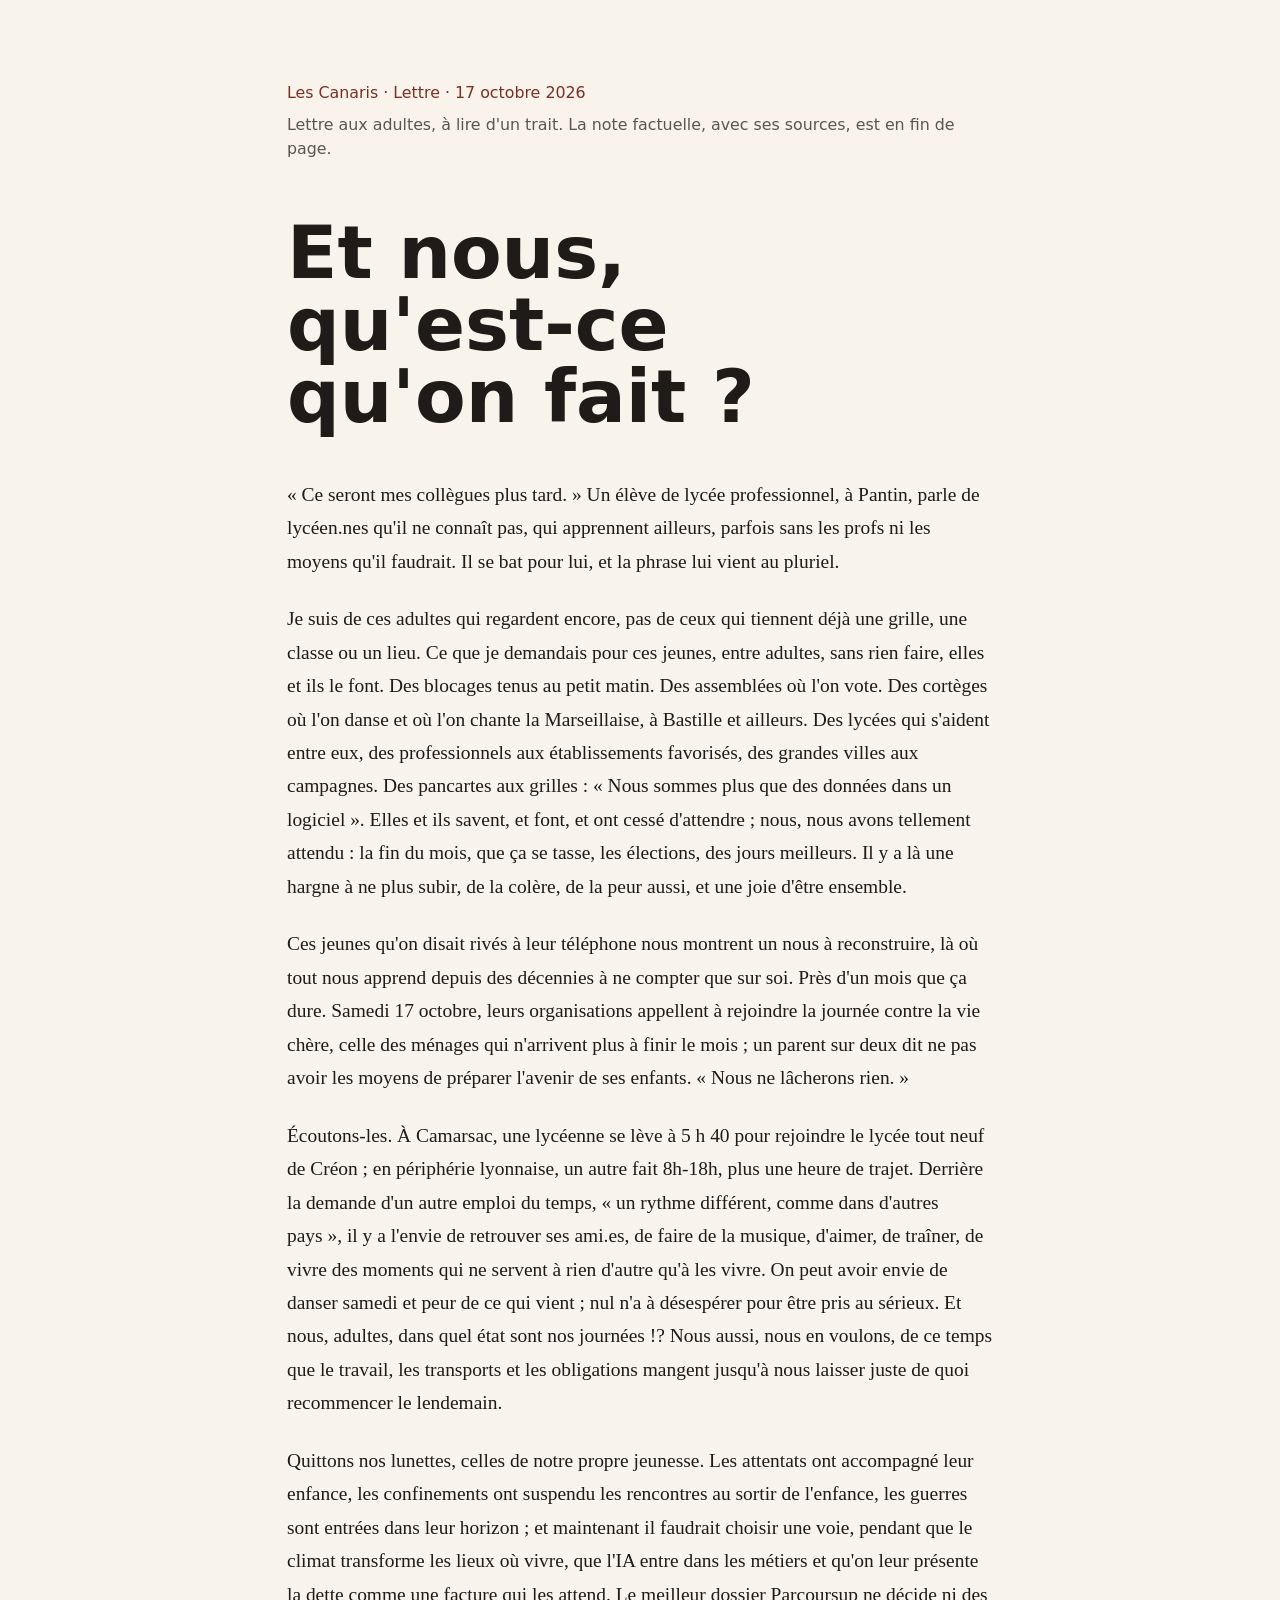
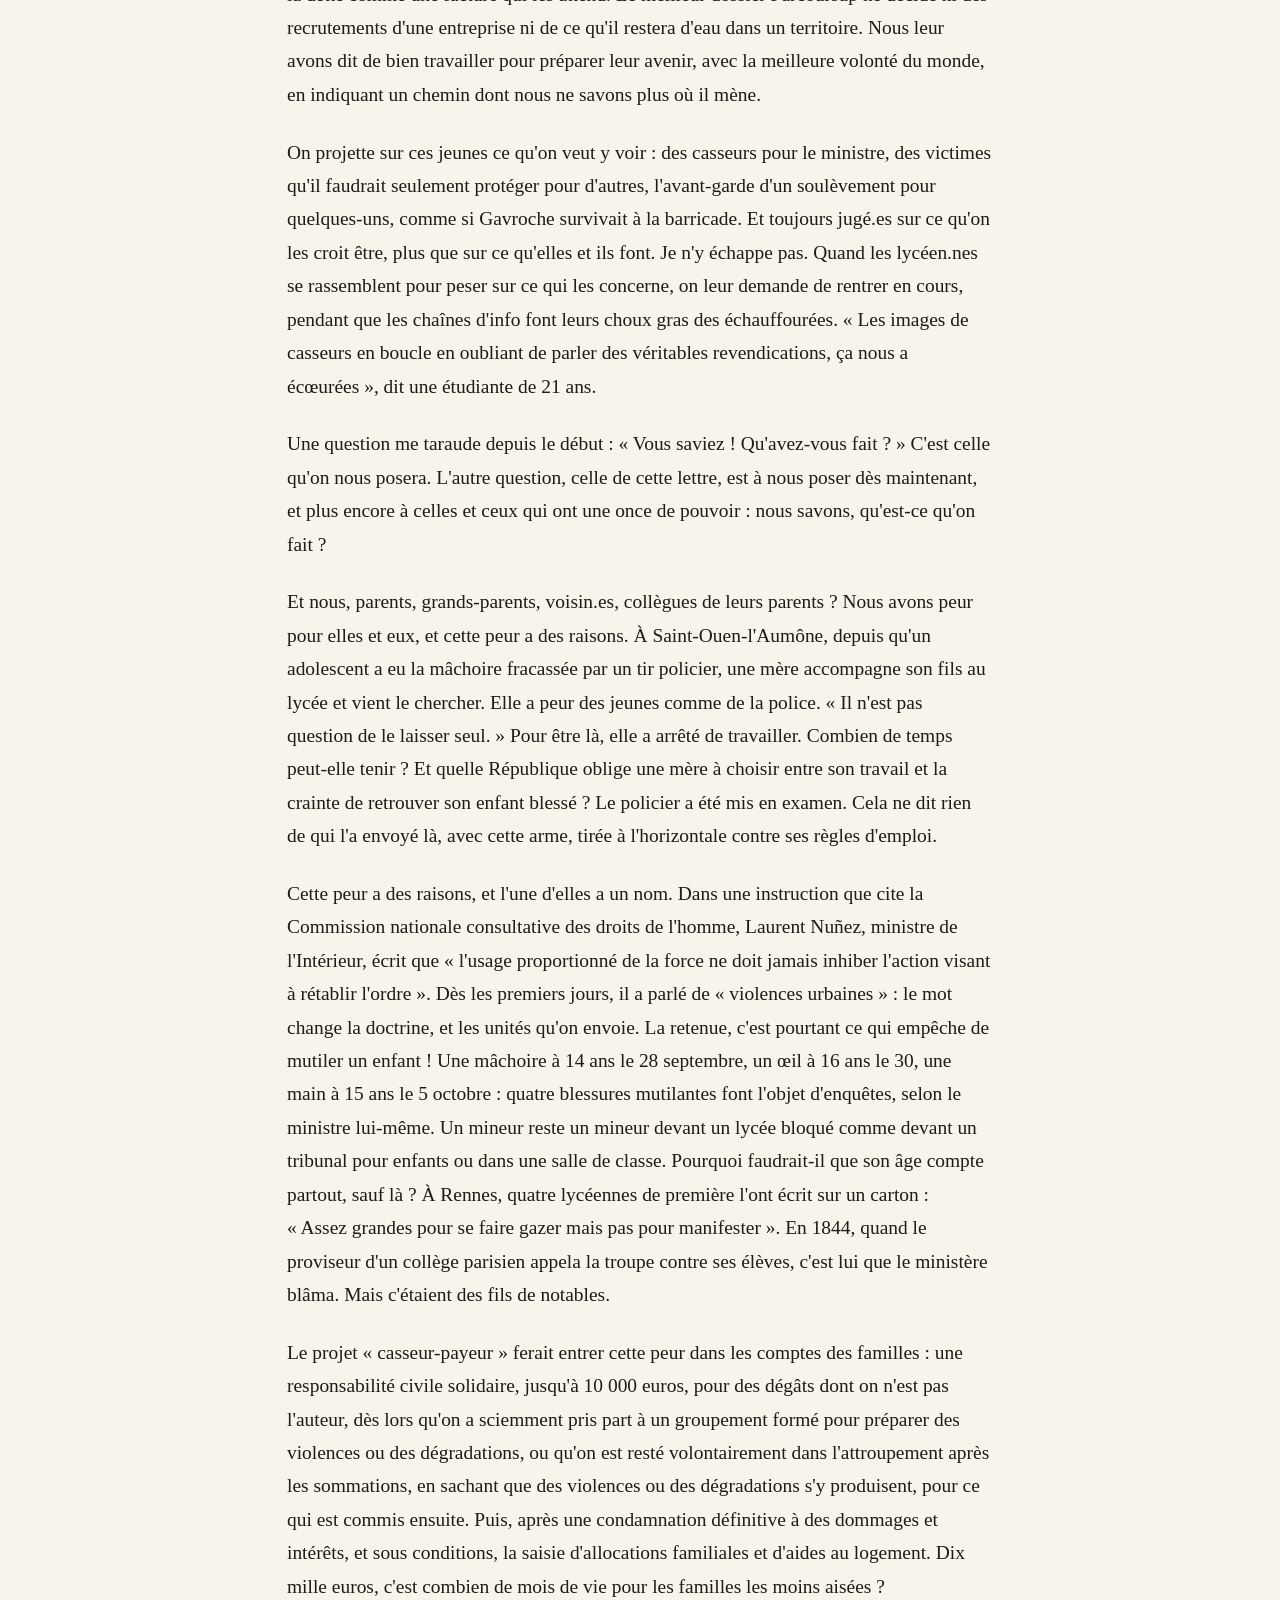
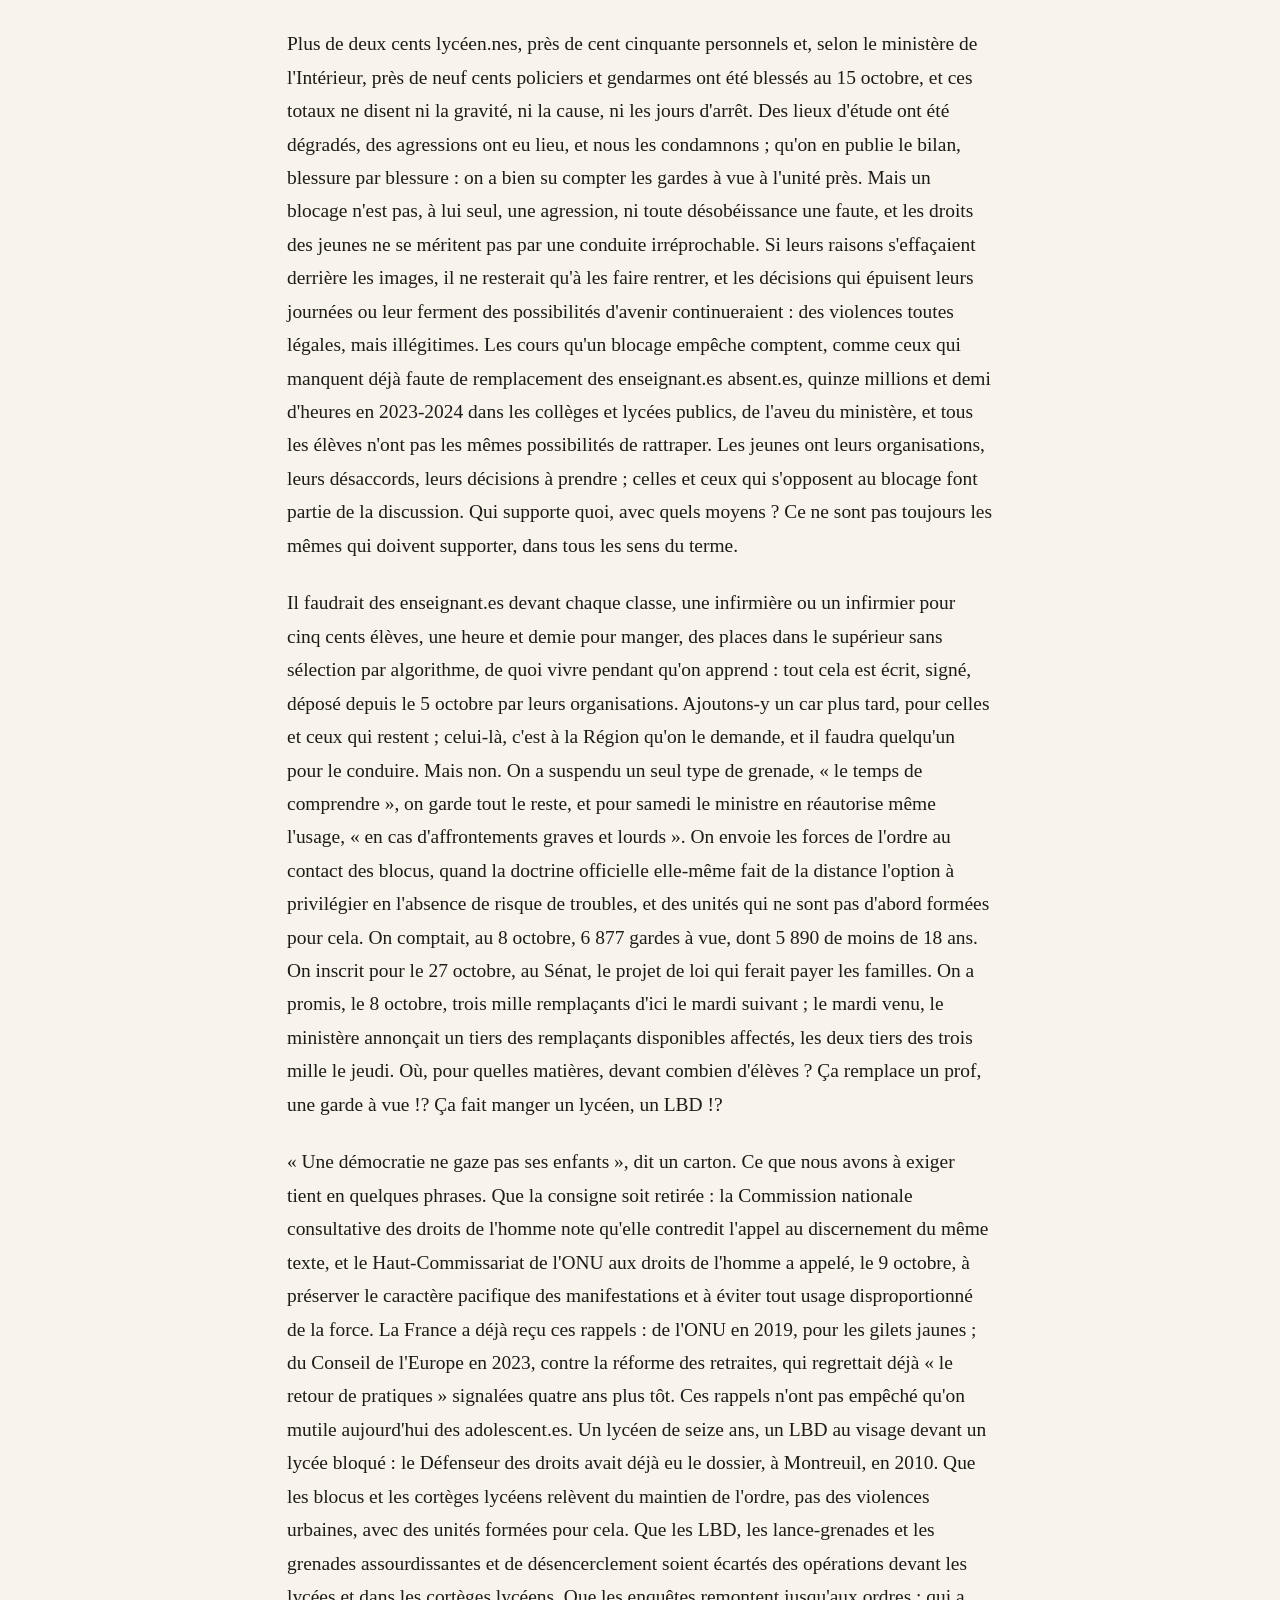
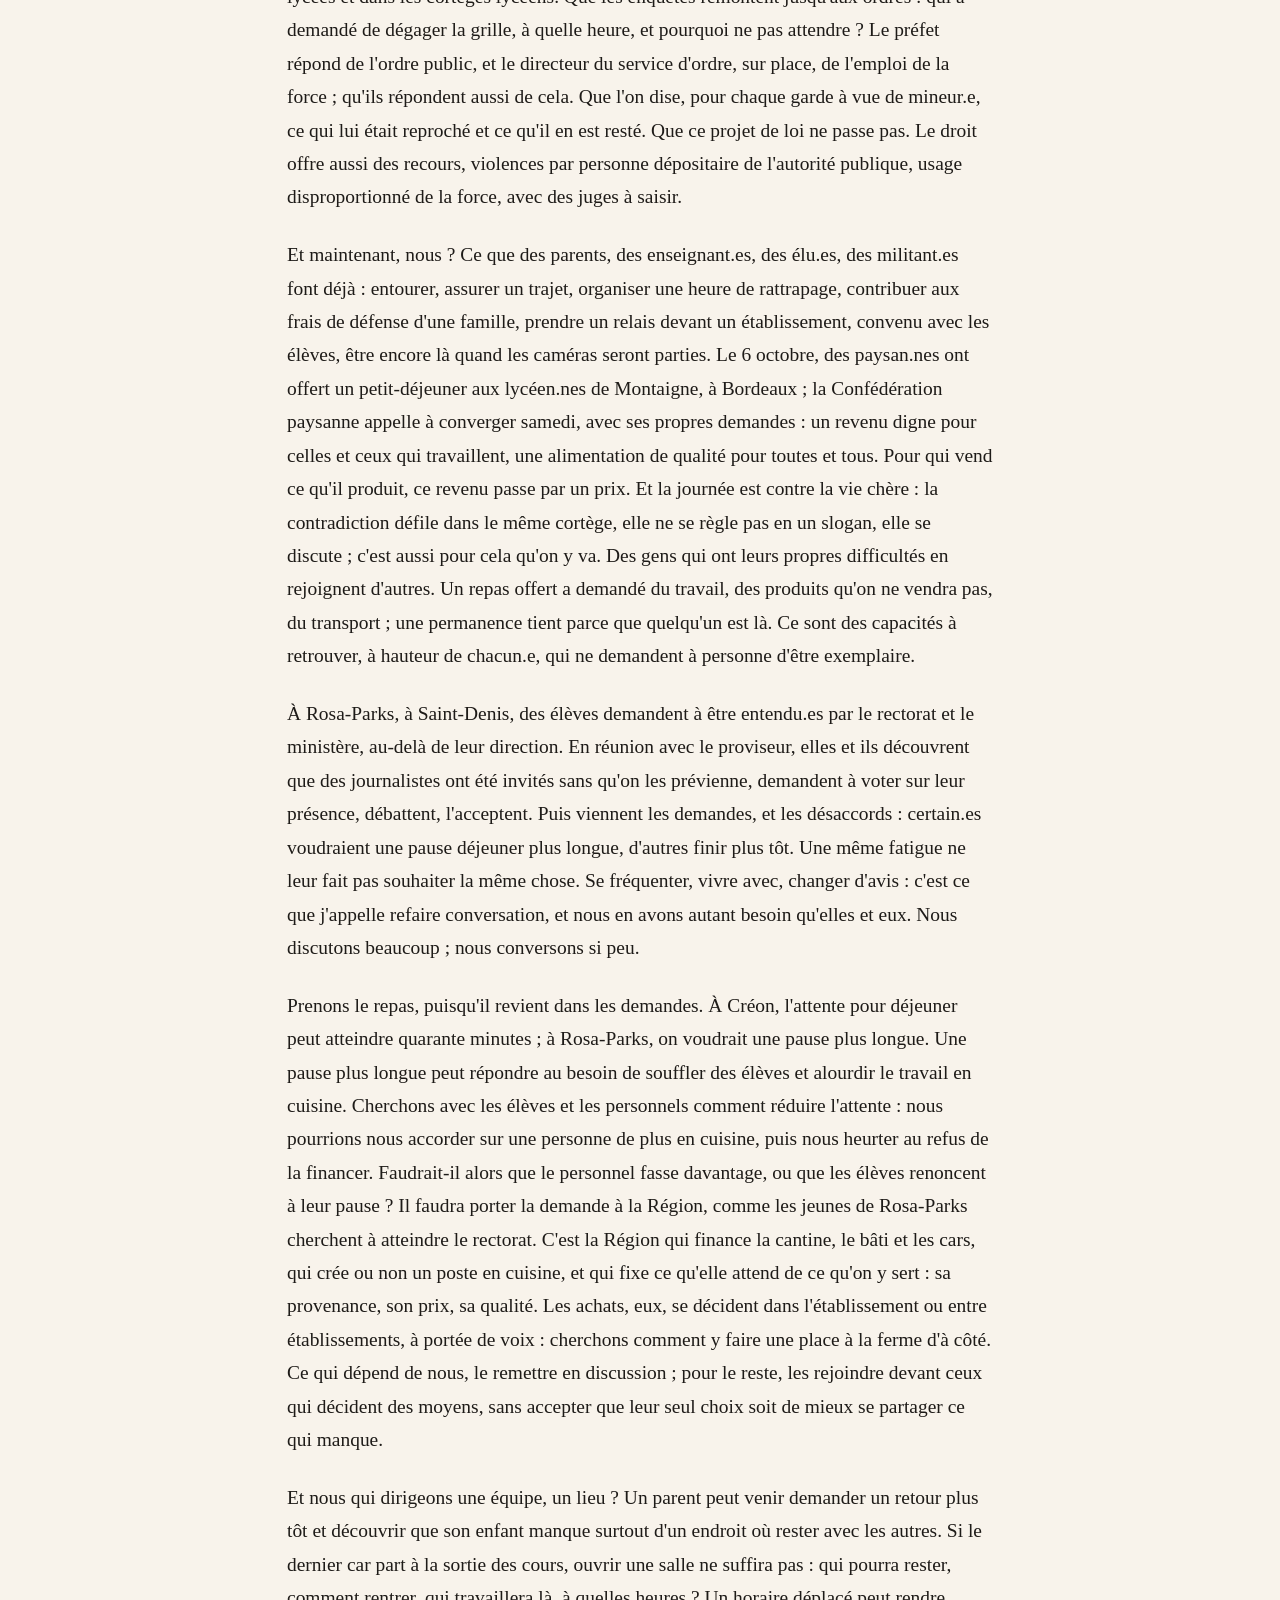
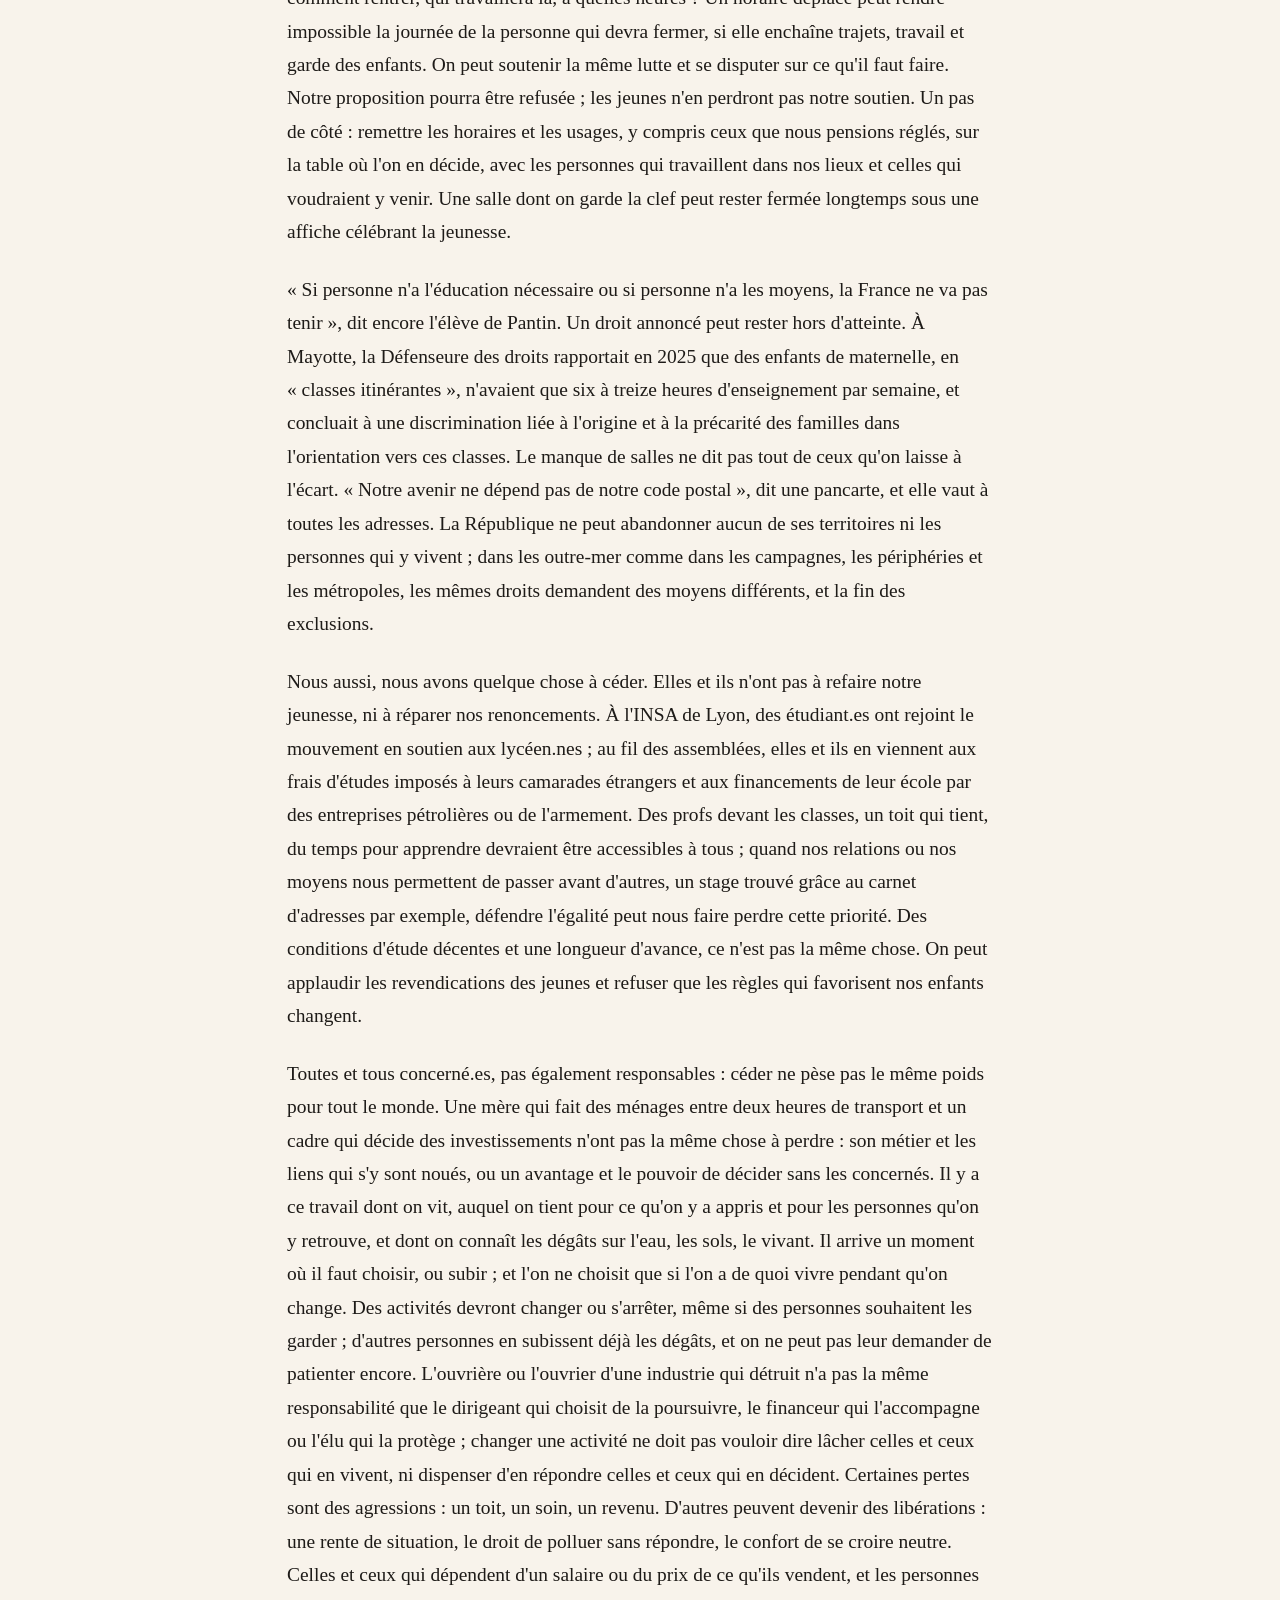
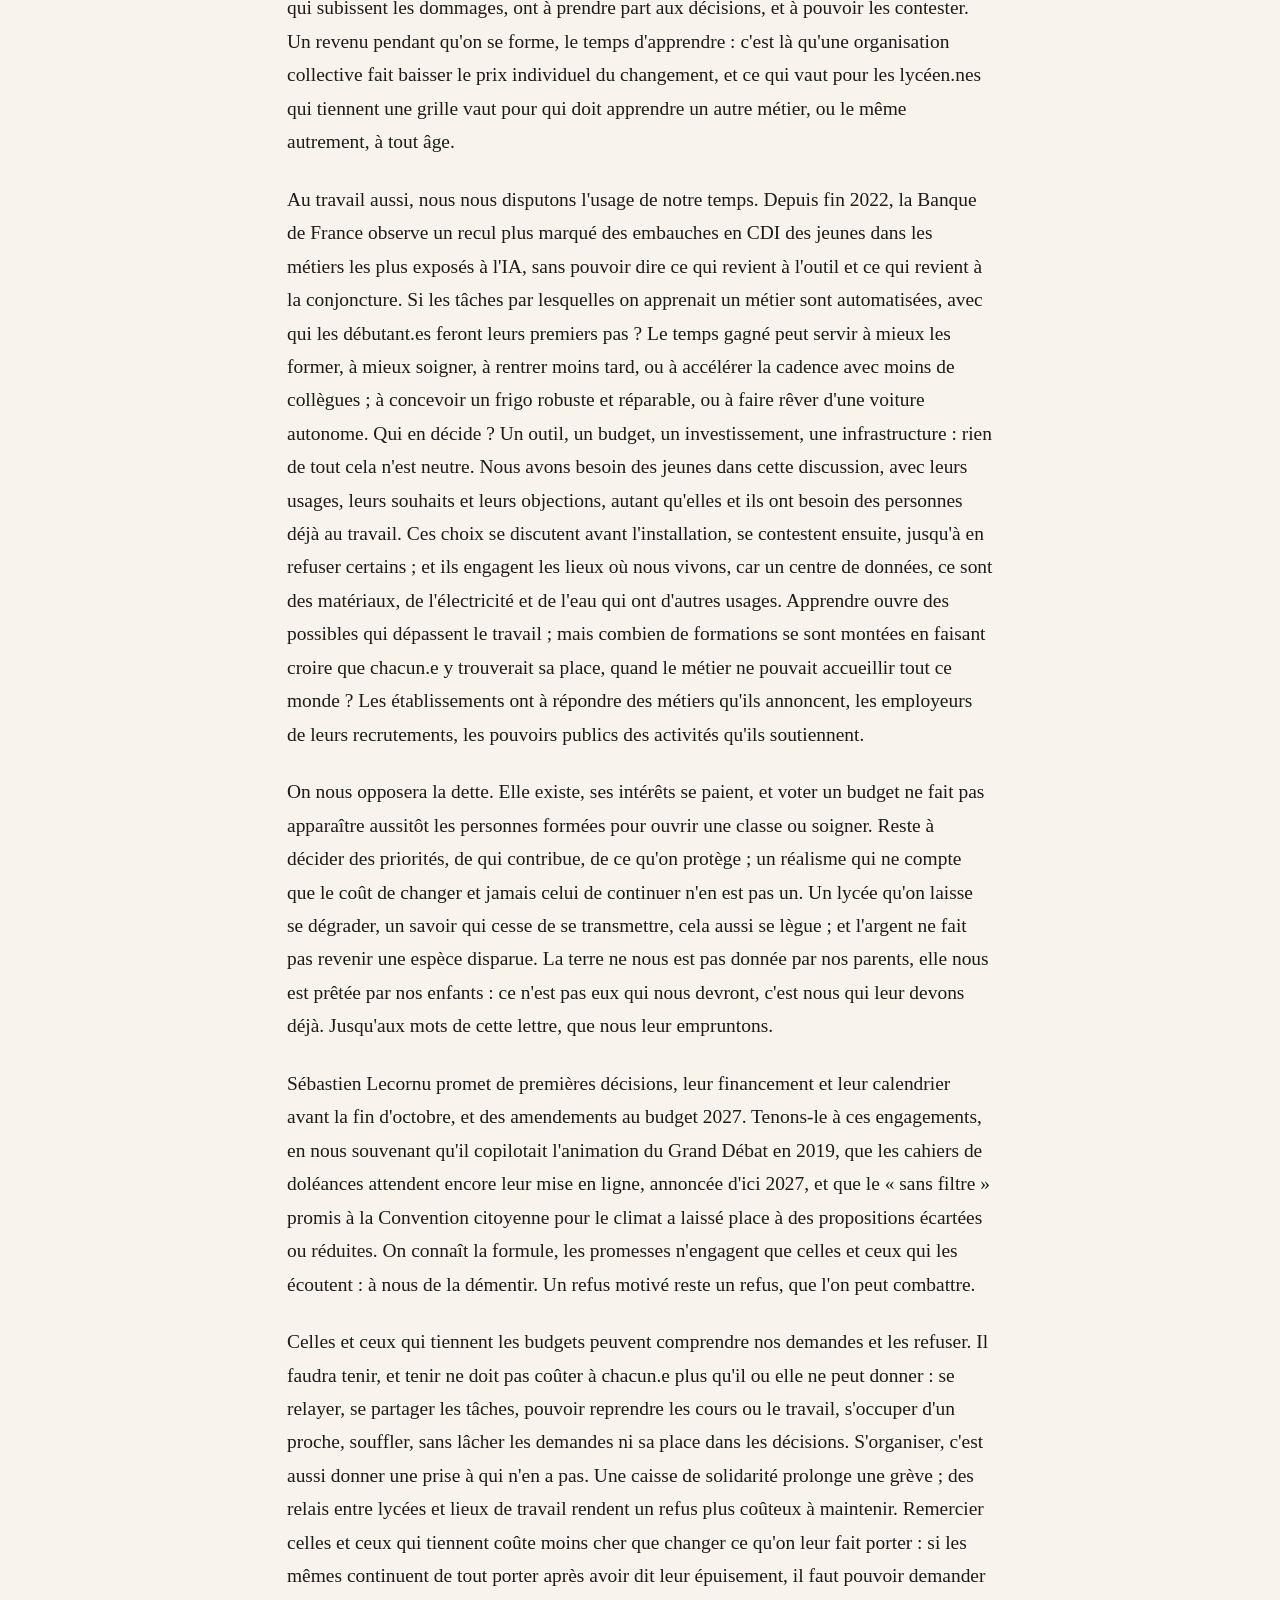
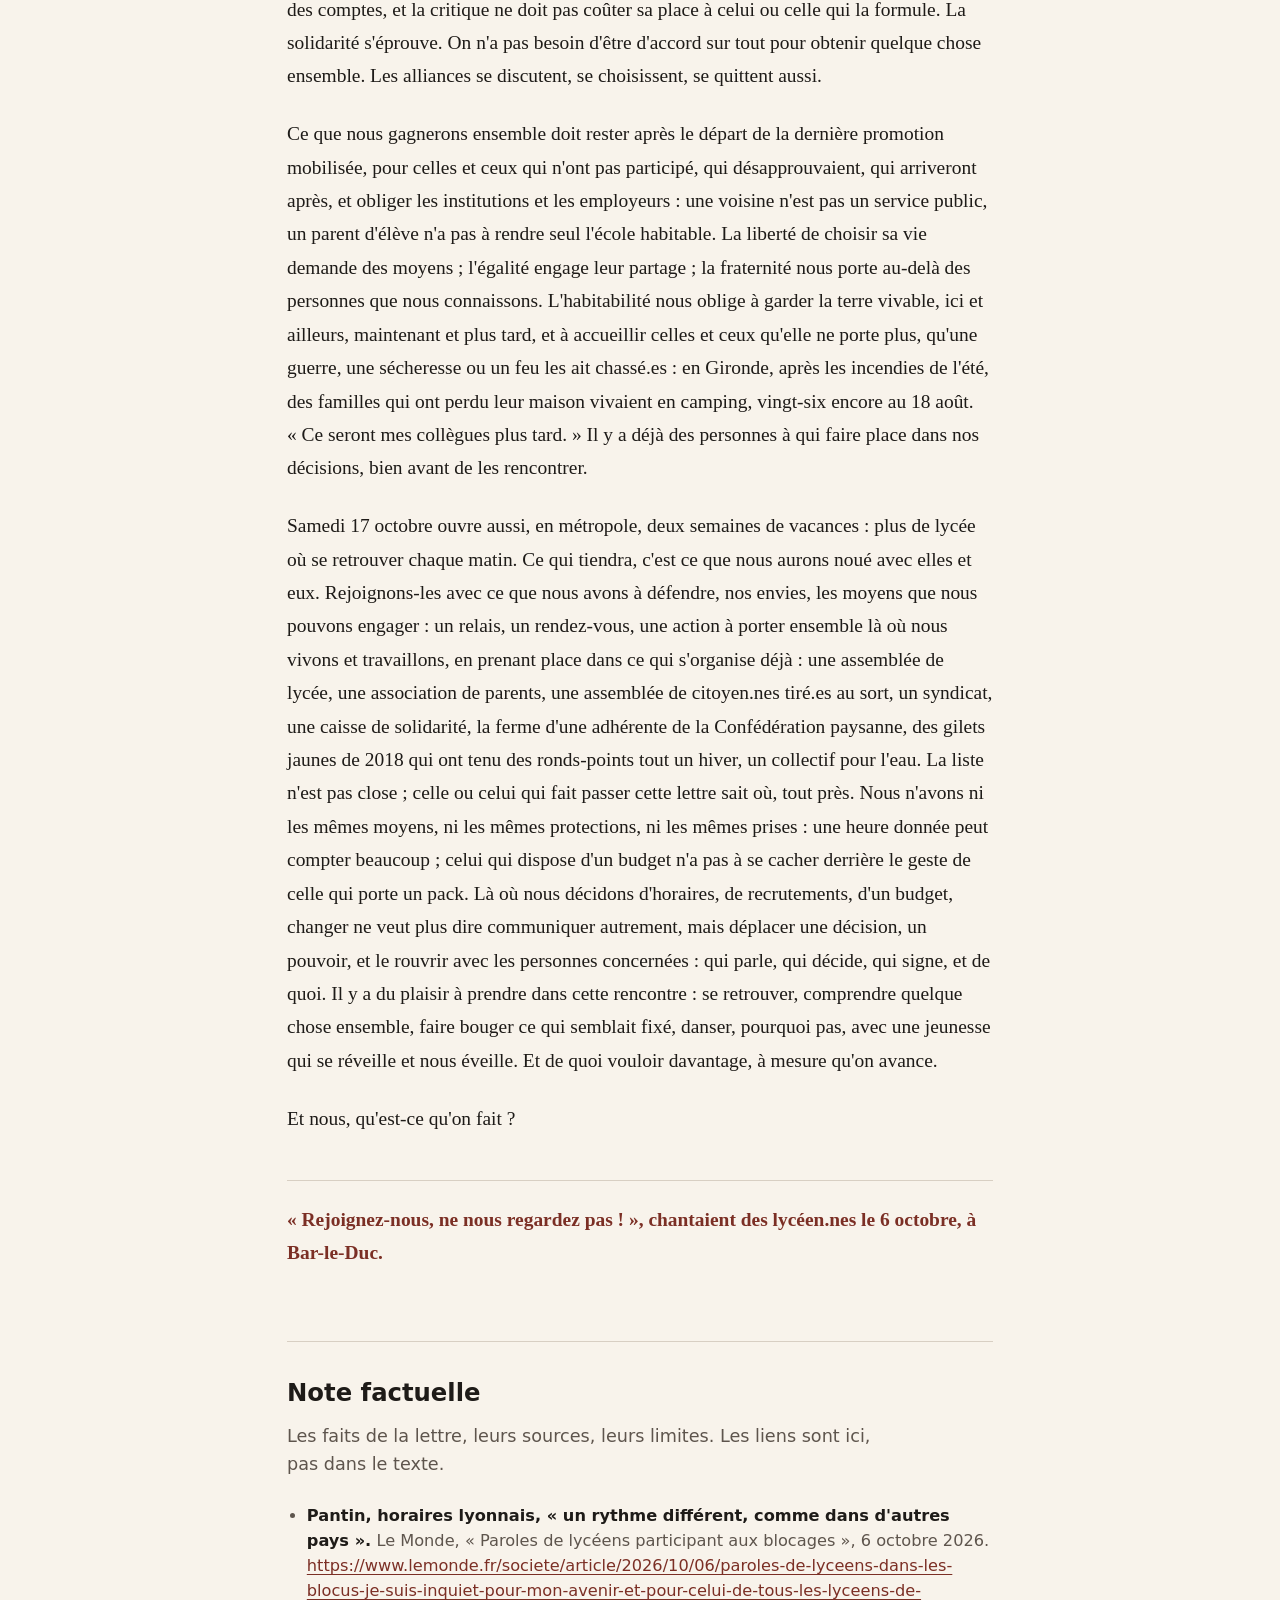
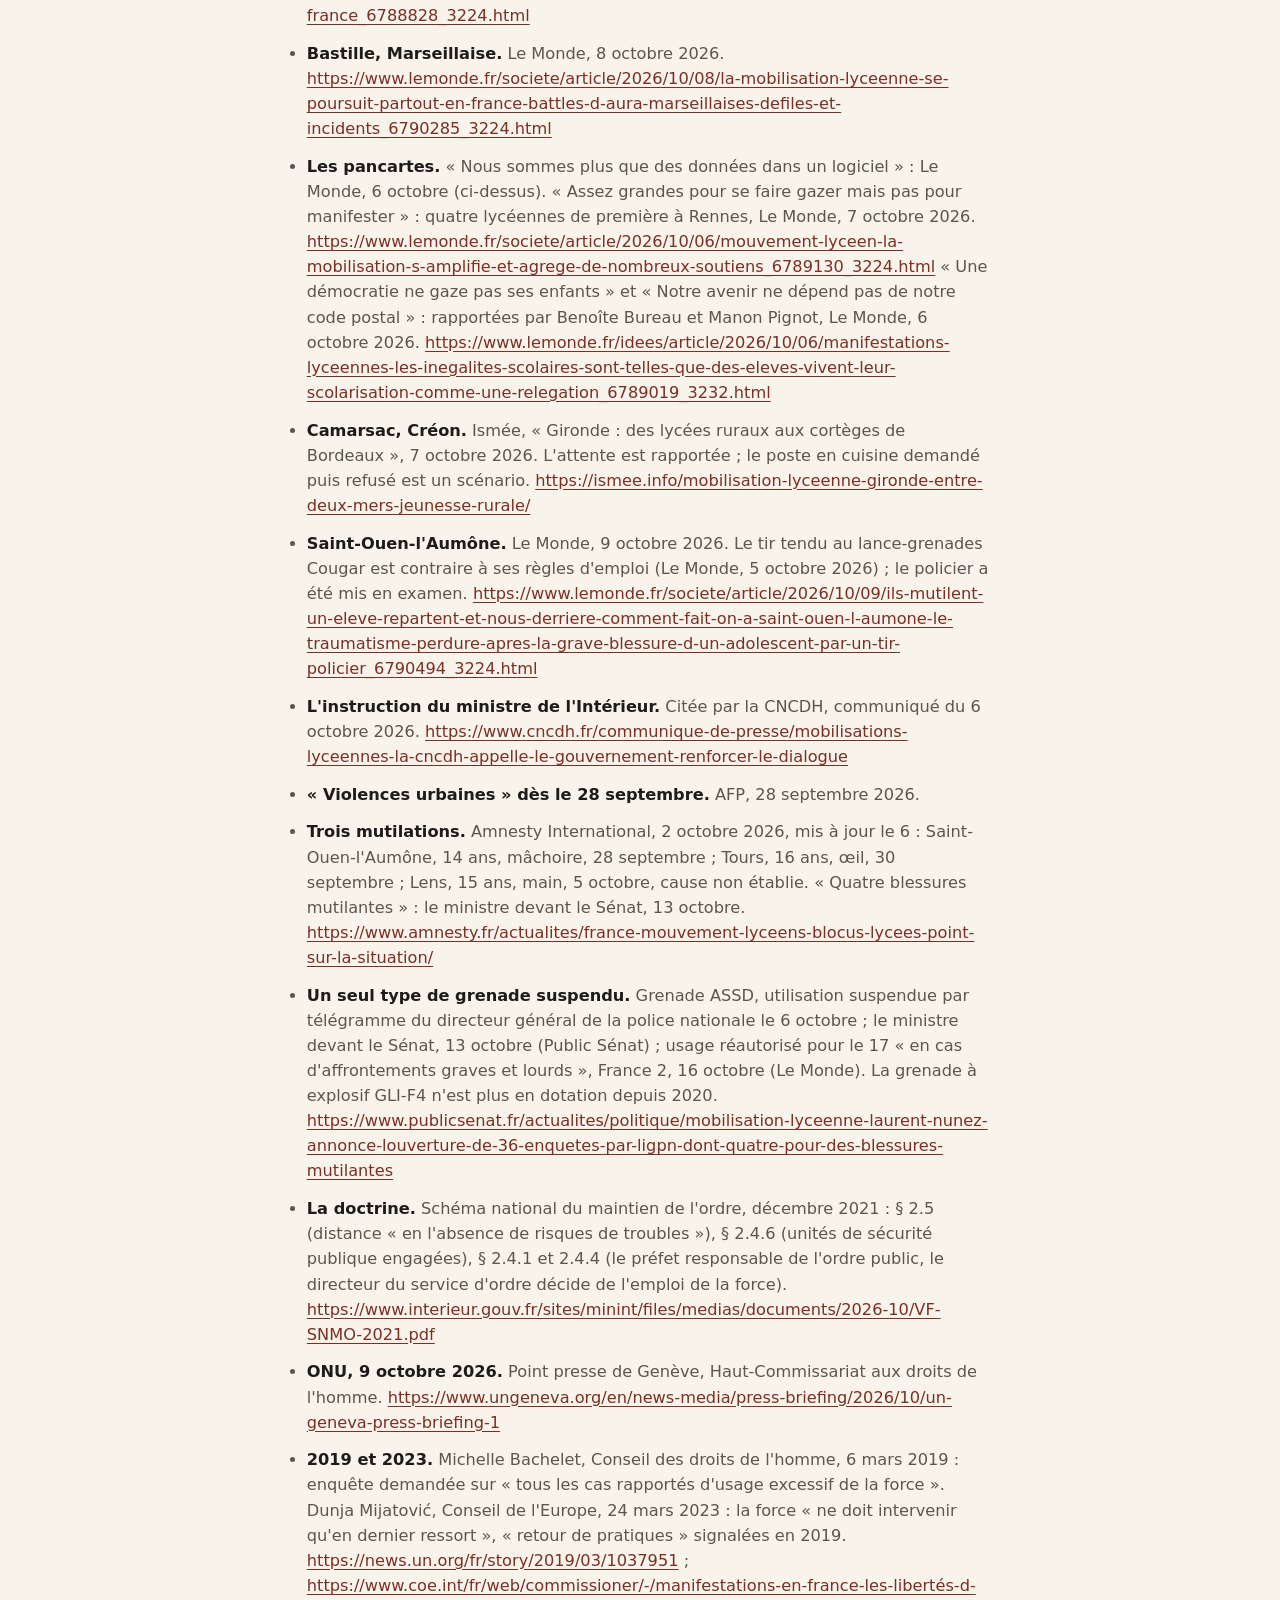
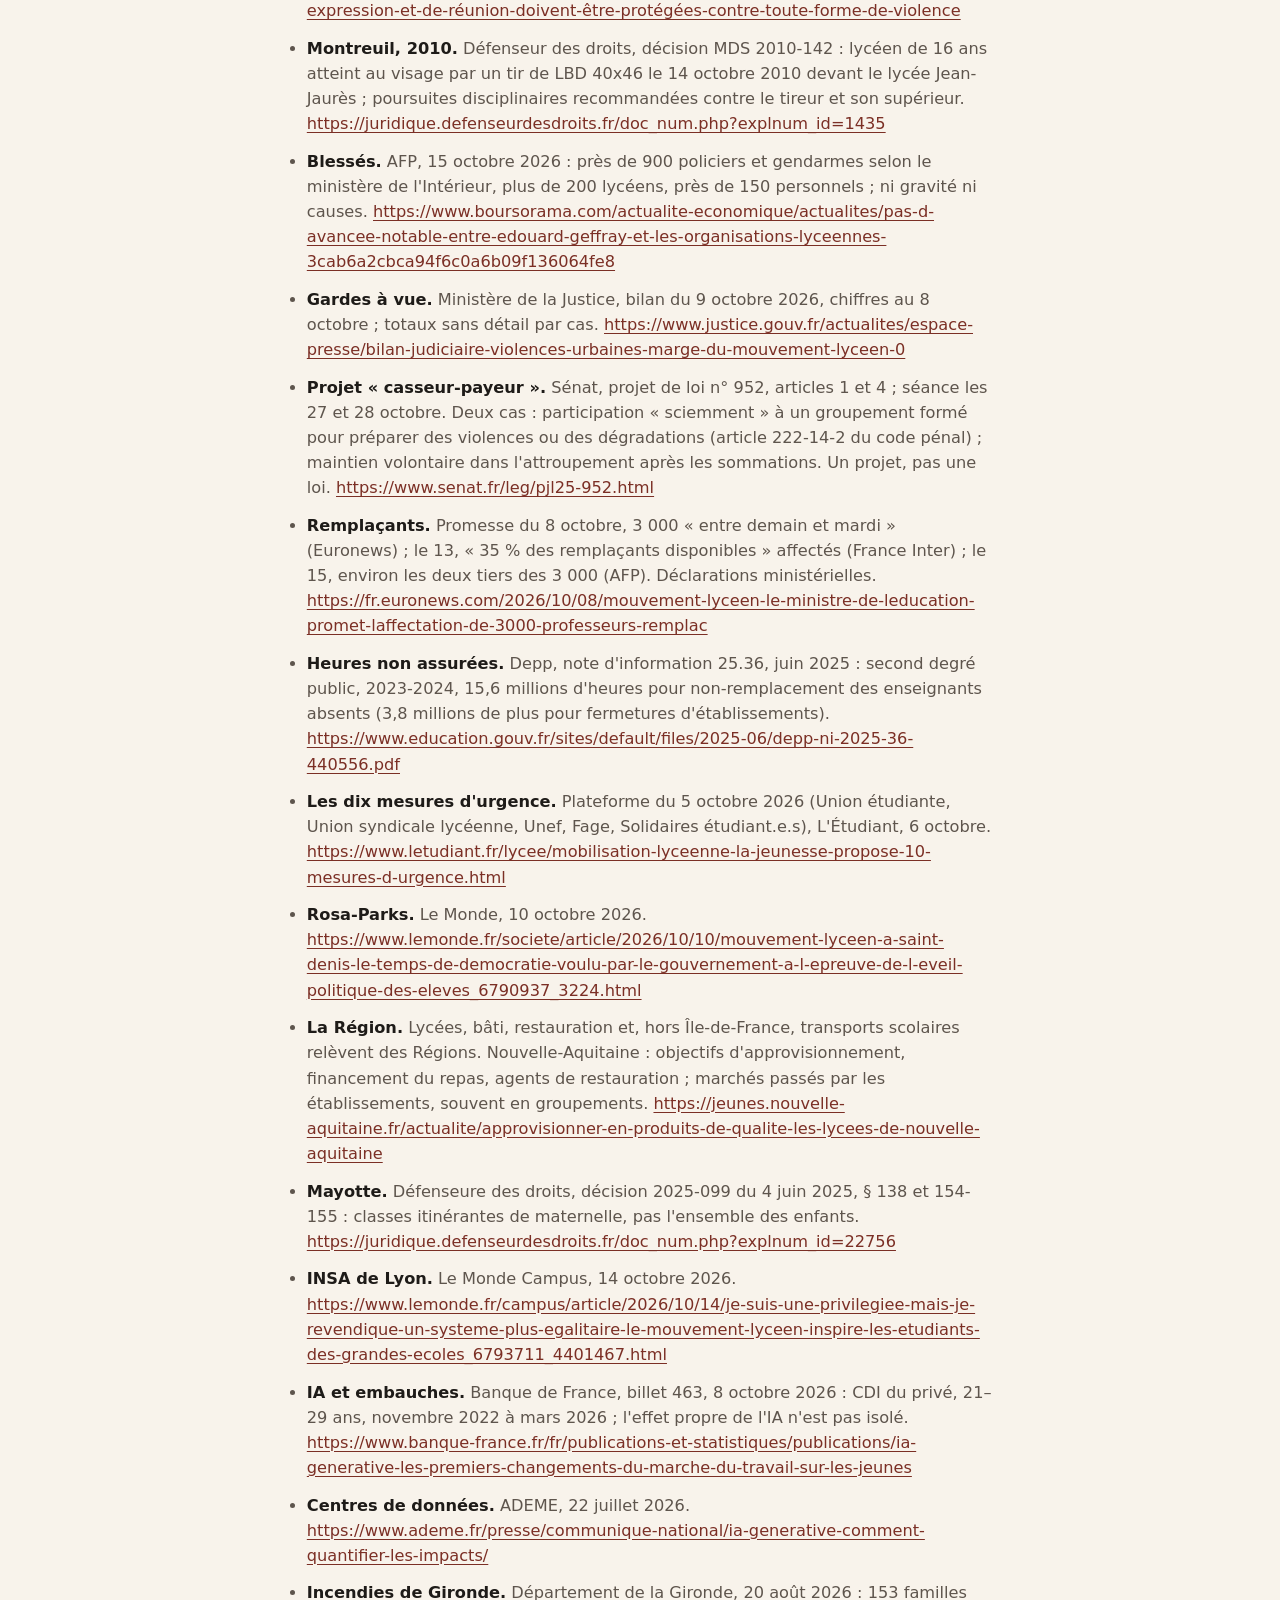
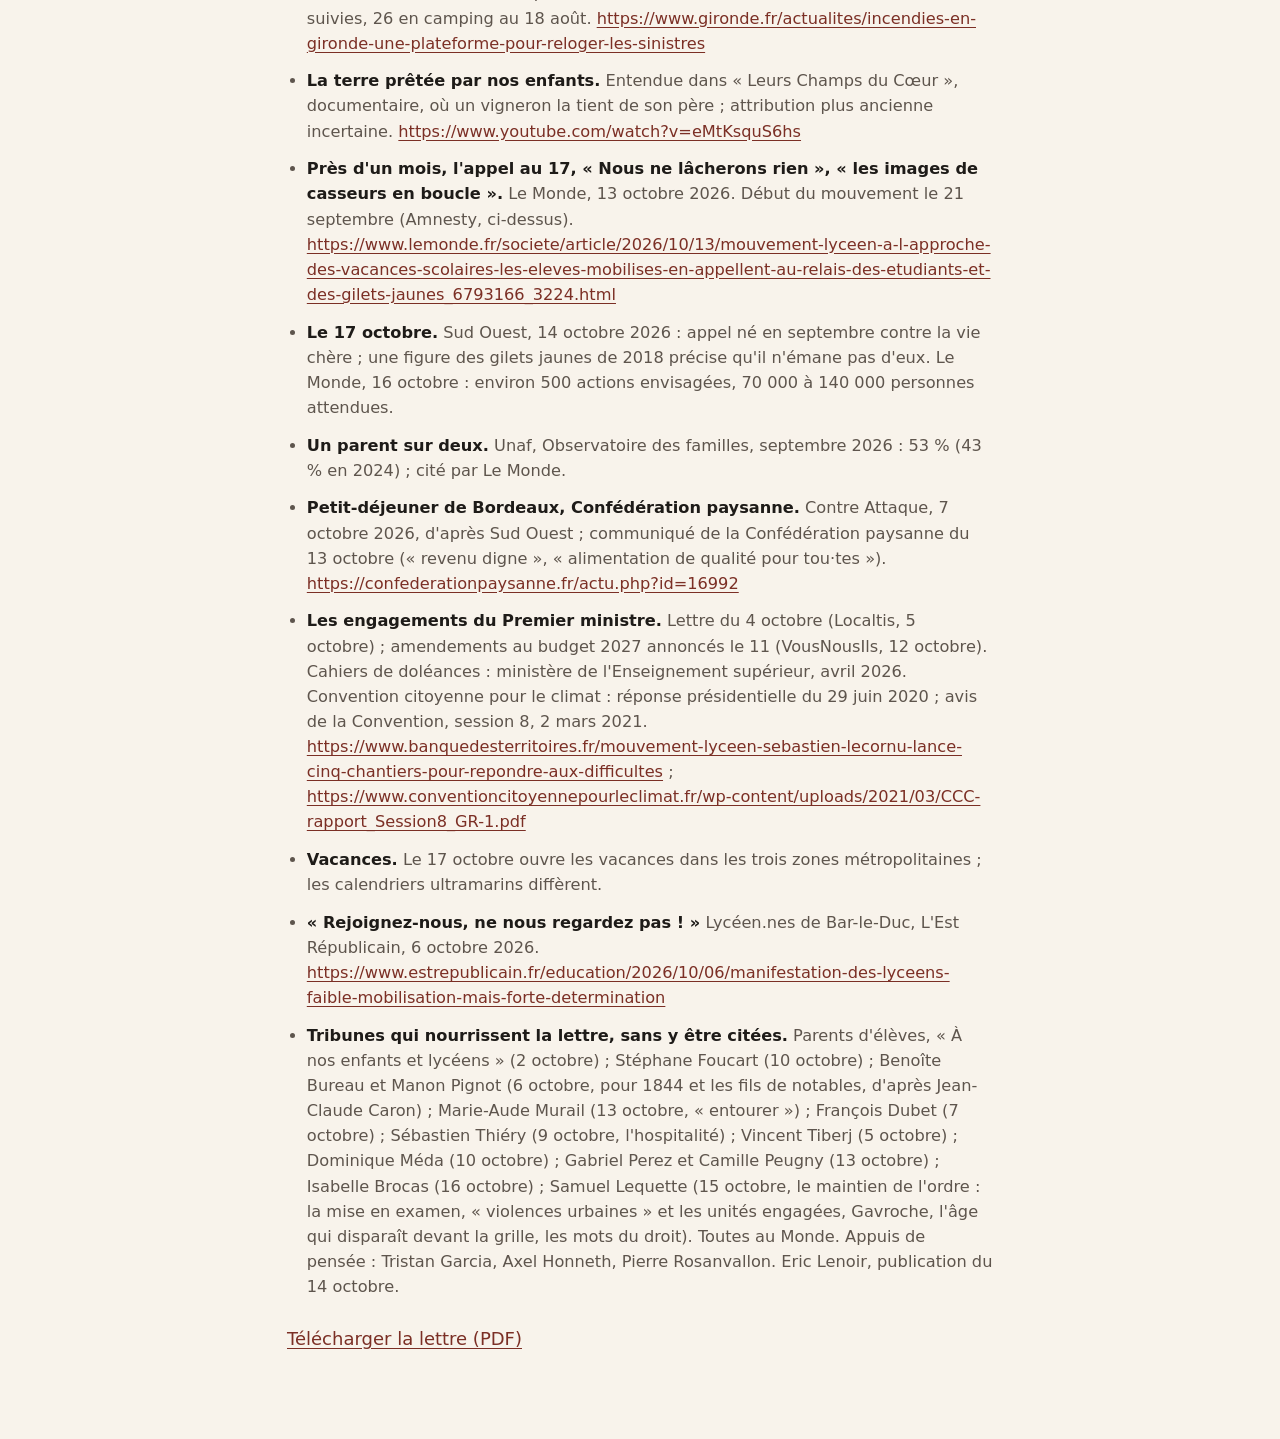
<file: et-nous/index.html>
<!doctype html>
<html lang="fr">
<head>
  <meta charset="utf-8">
  <meta name="viewport" content="width=device-width, initial-scale=1">
  <title>Et nous, qu'est-ce qu'on fait ? · Les Canaris</title>
  <meta name="description" content="Lettre d'un adulte aux adultes sur la mobilisation lycéenne d'octobre 2026, avec sa note factuelle.">
  <link rel="stylesheet" href="styles.css">
</head>
<body>
  <main class="page">
    <header class="reading-header" aria-label="Présentation du texte">
      <p class="kicker">Les Canaris · Lettre · 17 octobre 2026</p>
      <p class="note">Lettre aux adultes, à lire d'un trait. La note factuelle, avec ses sources, est en fin de page.</p>
    </header>

    <article class="text" aria-labelledby="titre">
      <h1 id="titre">Et nous, qu'est-ce qu'on fait ?</h1>

      <p>« Ce seront mes collègues plus tard. » Un élève de lycée professionnel, à Pantin, parle de lycéen.nes qu'il ne connaît pas, qui apprennent ailleurs, parfois sans les profs ni les moyens qu'il faudrait. Il se bat pour lui, et la phrase lui vient au pluriel.</p>

      <p>Je suis de ces adultes qui regardent encore, pas de ceux qui tiennent déjà une grille, une classe ou un lieu. Ce que je demandais pour ces jeunes, entre adultes, sans rien faire, elles et ils le font. Des blocages tenus au petit matin. Des assemblées où l'on vote. Des cortèges où l'on danse et où l'on chante la Marseillaise, à Bastille et ailleurs. Des lycées qui s'aident entre eux, des professionnels aux établissements favorisés, des grandes villes aux campagnes. Des pancartes aux grilles : « Nous sommes plus que des données dans un logiciel ». Elles et ils savent, et font, et ont cessé d'attendre ; nous, nous avons tellement attendu : la fin du mois, que ça se tasse, les élections, des jours meilleurs. Il y a là une hargne à ne plus subir, de la colère, de la peur aussi, et une joie d'être ensemble.</p>

      <p>Ces jeunes qu'on disait rivés à leur téléphone nous montrent un nous à reconstruire, là où tout nous apprend depuis des décennies à ne compter que sur soi. Près d'un mois que ça dure. Samedi 17 octobre, leurs organisations appellent à rejoindre la journée contre la vie chère, celle des ménages qui n'arrivent plus à finir le mois ; un parent sur deux dit ne pas avoir les moyens de préparer l'avenir de ses enfants. « Nous ne lâcherons rien. »</p>

      <p>Écoutons-les. À Camarsac, une lycéenne se lève à 5 h 40 pour rejoindre le lycée tout neuf de Créon ; en périphérie lyonnaise, un autre fait 8h-18h, plus une heure de trajet. Derrière la demande d'un autre emploi du temps, « un rythme différent, comme dans d'autres pays », il y a l'envie de retrouver ses ami.es, de faire de la musique, d'aimer, de traîner, de vivre des moments qui ne servent à rien d'autre qu'à les vivre. On peut avoir envie de danser samedi et peur de ce qui vient ; nul n'a à désespérer pour être pris au sérieux. Et nous, adultes, dans quel état sont nos journées !? Nous aussi, nous en voulons, de ce temps que le travail, les transports et les obligations mangent jusqu'à nous laisser juste de quoi recommencer le lendemain.</p>

      <p>Quittons nos lunettes, celles de notre propre jeunesse. Les attentats ont accompagné leur enfance, les confinements ont suspendu les rencontres au sortir de l'enfance, les guerres sont entrées dans leur horizon ; et maintenant il faudrait choisir une voie, pendant que le climat transforme les lieux où vivre, que l'IA entre dans les métiers et qu'on leur présente la dette comme une facture qui les attend. Le meilleur dossier Parcoursup ne décide ni des recrutements d'une entreprise ni de ce qu'il restera d'eau dans un territoire. Nous leur avons dit de bien travailler pour préparer leur avenir, avec la meilleure volonté du monde, en indiquant un chemin dont nous ne savons plus où il mène.</p>

      <p>On projette sur ces jeunes ce qu'on veut y voir : des casseurs pour le ministre, des victimes qu'il faudrait seulement protéger pour d'autres, l'avant-garde d'un soulèvement pour quelques-uns, comme si Gavroche survivait à la barricade. Et toujours jugé.es sur ce qu'on les croit être, plus que sur ce qu'elles et ils font. Je n'y échappe pas. Quand les lycéen.nes se rassemblent pour peser sur ce qui les concerne, on leur demande de rentrer en cours, pendant que les chaînes d'info font leurs choux gras des échauffourées. « Les images de casseurs en boucle en oubliant de parler des véritables revendications, ça nous a écœurées », dit une étudiante de 21 ans.</p>

      <p>Une question me taraude depuis le début : « Vous saviez ! Qu'avez-vous fait ? » C'est celle qu'on nous posera. L'autre question, celle de cette lettre, est à nous poser dès maintenant, et plus encore à celles et ceux qui ont une once de pouvoir : nous savons, qu'est-ce qu'on fait ?</p>

      <p>Et nous, parents, grands-parents, voisin.es, collègues de leurs parents ? Nous avons peur pour elles et eux, et cette peur a des raisons. À Saint-Ouen-l'Aumône, depuis qu'un adolescent a eu la mâchoire fracassée par un tir policier, une mère accompagne son fils au lycée et vient le chercher. Elle a peur des jeunes comme de la police. « Il n'est pas question de le laisser seul. » Pour être là, elle a arrêté de travailler. Combien de temps peut-elle tenir ? Et quelle République oblige une mère à choisir entre son travail et la crainte de retrouver son enfant blessé ? Le policier a été mis en examen. Cela ne dit rien de qui l'a envoyé là, avec cette arme, tirée à l'horizontale contre ses règles d'emploi.</p>

      <p>Cette peur a des raisons, et l'une d'elles a un nom. Dans une instruction que cite la Commission nationale consultative des droits de l'homme, Laurent Nuñez, ministre de l'Intérieur, écrit que « l'usage proportionné de la force ne doit jamais inhiber l'action visant à rétablir l'ordre ». Dès les premiers jours, il a parlé de « violences urbaines » : le mot change la doctrine, et les unités qu'on envoie. La retenue, c'est pourtant ce qui empêche de mutiler un enfant ! Une mâchoire à 14 ans le 28 septembre, un œil à 16 ans le 30, une main à 15 ans le 5 octobre : quatre blessures mutilantes font l'objet d'enquêtes, selon le ministre lui-même. Un mineur reste un mineur devant un lycée bloqué comme devant un tribunal pour enfants ou dans une salle de classe. Pourquoi faudrait-il que son âge compte partout, sauf là ? À Rennes, quatre lycéennes de première l'ont écrit sur un carton : « Assez grandes pour se faire gazer mais pas pour manifester ». En 1844, quand le proviseur d'un collège parisien appela la troupe contre ses élèves, c'est lui que le ministère blâma. Mais c'étaient des fils de notables.</p>

      <p>Le projet « casseur-payeur » ferait entrer cette peur dans les comptes des familles : une responsabilité civile solidaire, jusqu'à 10 000 euros, pour des dégâts dont on n'est pas l'auteur, dès lors qu'on a sciemment pris part à un groupement formé pour préparer des violences ou des dégradations, ou qu'on est resté volontairement dans l'attroupement après les sommations, en sachant que des violences ou des dégradations s'y produisent, pour ce qui est commis ensuite. Puis, après une condamnation définitive à des dommages et intérêts, et sous conditions, la saisie d'allocations familiales et d'aides au logement. Dix mille euros, c'est combien de mois de vie pour les familles les moins aisées ?</p>

      <p>Plus de deux cents lycéen.nes, près de cent cinquante personnels et, selon le ministère de l'Intérieur, près de neuf cents policiers et gendarmes ont été blessés au 15 octobre, et ces totaux ne disent ni la gravité, ni la cause, ni les jours d'arrêt. Des lieux d'étude ont été dégradés, des agressions ont eu lieu, et nous les condamnons ; qu'on en publie le bilan, blessure par blessure : on a bien su compter les gardes à vue à l'unité près. Mais un blocage n'est pas, à lui seul, une agression, ni toute désobéissance une faute, et les droits des jeunes ne se méritent pas par une conduite irréprochable. Si leurs raisons s'effaçaient derrière les images, il ne resterait qu'à les faire rentrer, et les décisions qui épuisent leurs journées ou leur ferment des possibilités d'avenir continueraient : des violences toutes légales, mais illégitimes. Les cours qu'un blocage empêche comptent, comme ceux qui manquent déjà faute de remplacement des enseignant.es absent.es, quinze millions et demi d'heures en 2023-2024 dans les collèges et lycées publics, de l'aveu du ministère, et tous les élèves n'ont pas les mêmes possibilités de rattraper. Les jeunes ont leurs organisations, leurs désaccords, leurs décisions à prendre ; celles et ceux qui s'opposent au blocage font partie de la discussion. Qui supporte quoi, avec quels moyens ? Ce ne sont pas toujours les mêmes qui doivent supporter, dans tous les sens du terme.</p>

      <p>Il faudrait des enseignant.es devant chaque classe, une infirmière ou un infirmier pour cinq cents élèves, une heure et demie pour manger, des places dans le supérieur sans sélection par algorithme, de quoi vivre pendant qu'on apprend : tout cela est écrit, signé, déposé depuis le 5 octobre par leurs organisations. Ajoutons-y un car plus tard, pour celles et ceux qui restent ; celui-là, c'est à la Région qu'on le demande, et il faudra quelqu'un pour le conduire. Mais non. On a suspendu un seul type de grenade, « le temps de comprendre », on garde tout le reste, et pour samedi le ministre en réautorise même l'usage, « en cas d'affrontements graves et lourds ». On envoie les forces de l'ordre au contact des blocus, quand la doctrine officielle elle-même fait de la distance l'option à privilégier en l'absence de risque de troubles, et des unités qui ne sont pas d'abord formées pour cela. On comptait, au 8 octobre, 6 877 gardes à vue, dont 5 890 de moins de 18 ans. On inscrit pour le 27 octobre, au Sénat, le projet de loi qui ferait payer les familles. On a promis, le 8 octobre, trois mille remplaçants d'ici le mardi suivant ; le mardi venu, le ministère annonçait un tiers des remplaçants disponibles affectés, les deux tiers des trois mille le jeudi. Où, pour quelles matières, devant combien d'élèves ? Ça remplace un prof, une garde à vue !? Ça fait manger un lycéen, un LBD !?</p>

      <p>« Une démocratie ne gaze pas ses enfants », dit un carton. Ce que nous avons à exiger tient en quelques phrases. Que la consigne soit retirée : la Commission nationale consultative des droits de l'homme note qu'elle contredit l'appel au discernement du même texte, et le Haut-Commissariat de l'ONU aux droits de l'homme a appelé, le 9 octobre, à préserver le caractère pacifique des manifestations et à éviter tout usage disproportionné de la force. La France a déjà reçu ces rappels : de l'ONU en 2019, pour les gilets jaunes ; du Conseil de l'Europe en 2023, contre la réforme des retraites, qui regrettait déjà « le retour de pratiques » signalées quatre ans plus tôt. Ces rappels n'ont pas empêché qu'on mutile aujourd'hui des adolescent.es. Un lycéen de seize ans, un LBD au visage devant un lycée bloqué : le Défenseur des droits avait déjà eu le dossier, à Montreuil, en 2010. Que les blocus et les cortèges lycéens relèvent du maintien de l'ordre, pas des violences urbaines, avec des unités formées pour cela. Que les LBD, les lance-grenades et les grenades assourdissantes et de désencerclement soient écartés des opérations devant les lycées et dans les cortèges lycéens. Que les enquêtes remontent jusqu'aux ordres : qui a demandé de dégager la grille, à quelle heure, et pourquoi ne pas attendre ? Le préfet répond de l'ordre public, et le directeur du service d'ordre, sur place, de l'emploi de la force ; qu'ils répondent aussi de cela. Que l'on dise, pour chaque garde à vue de mineur.e, ce qui lui était reproché et ce qu'il en est resté. Que ce projet de loi ne passe pas. Le droit offre aussi des recours, violences par personne dépositaire de l'autorité publique, usage disproportionné de la force, avec des juges à saisir.</p>

      <p>Et maintenant, nous ? Ce que des parents, des enseignant.es, des élu.es, des militant.es font déjà : entourer, assurer un trajet, organiser une heure de rattrapage, contribuer aux frais de défense d'une famille, prendre un relais devant un établissement, convenu avec les élèves, être encore là quand les caméras seront parties. Le 6 octobre, des paysan.nes ont offert un petit-déjeuner aux lycéen.nes de Montaigne, à Bordeaux ; la Confédération paysanne appelle à converger samedi, avec ses propres demandes : un revenu digne pour celles et ceux qui travaillent, une alimentation de qualité pour toutes et tous. Pour qui vend ce qu'il produit, ce revenu passe par un prix. Et la journée est contre la vie chère : la contradiction défile dans le même cortège, elle ne se règle pas en un slogan, elle se discute ; c'est aussi pour cela qu'on y va. Des gens qui ont leurs propres difficultés en rejoignent d'autres. Un repas offert a demandé du travail, des produits qu'on ne vendra pas, du transport ; une permanence tient parce que quelqu'un est là. Ce sont des capacités à retrouver, à hauteur de chacun.e, qui ne demandent à personne d'être exemplaire.</p>

      <p>À Rosa-Parks, à Saint-Denis, des élèves demandent à être entendu.es par le rectorat et le ministère, au-delà de leur direction. En réunion avec le proviseur, elles et ils découvrent que des journalistes ont été invités sans qu'on les prévienne, demandent à voter sur leur présence, débattent, l'acceptent. Puis viennent les demandes, et les désaccords : certain.es voudraient une pause déjeuner plus longue, d'autres finir plus tôt. Une même fatigue ne leur fait pas souhaiter la même chose. Se fréquenter, vivre avec, changer d'avis : c'est ce que j'appelle refaire conversation, et nous en avons autant besoin qu'elles et eux. Nous discutons beaucoup ; nous conversons si peu.</p>

      <p>Prenons le repas, puisqu'il revient dans les demandes. À Créon, l'attente pour déjeuner peut atteindre quarante minutes ; à Rosa-Parks, on voudrait une pause plus longue. Une pause plus longue peut répondre au besoin de souffler des élèves et alourdir le travail en cuisine. Cherchons avec les élèves et les personnels comment réduire l'attente : nous pourrions nous accorder sur une personne de plus en cuisine, puis nous heurter au refus de la financer. Faudrait-il alors que le personnel fasse davantage, ou que les élèves renoncent à leur pause ? Il faudra porter la demande à la Région, comme les jeunes de Rosa-Parks cherchent à atteindre le rectorat. C'est la Région qui finance la cantine, le bâti et les cars, qui crée ou non un poste en cuisine, et qui fixe ce qu'elle attend de ce qu'on y sert : sa provenance, son prix, sa qualité. Les achats, eux, se décident dans l'établissement ou entre établissements, à portée de voix : cherchons comment y faire une place à la ferme d'à côté. Ce qui dépend de nous, le remettre en discussion ; pour le reste, les rejoindre devant ceux qui décident des moyens, sans accepter que leur seul choix soit de mieux se partager ce qui manque.</p>

      <p>Et nous qui dirigeons une équipe, un lieu ? Un parent peut venir demander un retour plus tôt et découvrir que son enfant manque surtout d'un endroit où rester avec les autres. Si le dernier car part à la sortie des cours, ouvrir une salle ne suffira pas : qui pourra rester, comment rentrer, qui travaillera là, à quelles heures ? Un horaire déplacé peut rendre impossible la journée de la personne qui devra fermer, si elle enchaîne trajets, travail et garde des enfants. On peut soutenir la même lutte et se disputer sur ce qu'il faut faire. Notre proposition pourra être refusée ; les jeunes n'en perdront pas notre soutien. Un pas de côté : remettre les horaires et les usages, y compris ceux que nous pensions réglés, sur la table où l'on en décide, avec les personnes qui travaillent dans nos lieux et celles qui voudraient y venir. Une salle dont on garde la clef peut rester fermée longtemps sous une affiche célébrant la jeunesse.</p>

      <p>« Si personne n'a l'éducation nécessaire ou si personne n'a les moyens, la France ne va pas tenir », dit encore l'élève de Pantin. Un droit annoncé peut rester hors d'atteinte. À Mayotte, la Défenseure des droits rapportait en 2025 que des enfants de maternelle, en « classes itinérantes », n'avaient que six à treize heures d'enseignement par semaine, et concluait à une discrimination liée à l'origine et à la précarité des familles dans l'orientation vers ces classes. Le manque de salles ne dit pas tout de ceux qu'on laisse à l'écart. « Notre avenir ne dépend pas de notre code postal », dit une pancarte, et elle vaut à toutes les adresses. La République ne peut abandonner aucun de ses territoires ni les personnes qui y vivent ; dans les outre-mer comme dans les campagnes, les périphéries et les métropoles, les mêmes droits demandent des moyens différents, et la fin des exclusions.</p>

      <p>Nous aussi, nous avons quelque chose à céder. Elles et ils n'ont pas à refaire notre jeunesse, ni à réparer nos renoncements. À l'INSA de Lyon, des étudiant.es ont rejoint le mouvement en soutien aux lycéen.nes ; au fil des assemblées, elles et ils en viennent aux frais d'études imposés à leurs camarades étrangers et aux financements de leur école par des entreprises pétrolières ou de l'armement. Des profs devant les classes, un toit qui tient, du temps pour apprendre devraient être accessibles à tous ; quand nos relations ou nos moyens nous permettent de passer avant d'autres, un stage trouvé grâce au carnet d'adresses par exemple, défendre l'égalité peut nous faire perdre cette priorité. Des conditions d'étude décentes et une longueur d'avance, ce n'est pas la même chose. On peut applaudir les revendications des jeunes et refuser que les règles qui favorisent nos enfants changent.</p>

      <p>Toutes et tous concerné.es, pas également responsables : céder ne pèse pas le même poids pour tout le monde. Une mère qui fait des ménages entre deux heures de transport et un cadre qui décide des investissements n'ont pas la même chose à perdre : son métier et les liens qui s'y sont noués, ou un avantage et le pouvoir de décider sans les concernés. Il y a ce travail dont on vit, auquel on tient pour ce qu'on y a appris et pour les personnes qu'on y retrouve, et dont on connaît les dégâts sur l'eau, les sols, le vivant. Il arrive un moment où il faut choisir, ou subir ; et l'on ne choisit que si l'on a de quoi vivre pendant qu'on change. Des activités devront changer ou s'arrêter, même si des personnes souhaitent les garder ; d'autres personnes en subissent déjà les dégâts, et on ne peut pas leur demander de patienter encore. L'ouvrière ou l'ouvrier d'une industrie qui détruit n'a pas la même responsabilité que le dirigeant qui choisit de la poursuivre, le financeur qui l'accompagne ou l'élu qui la protège ; changer une activité ne doit pas vouloir dire lâcher celles et ceux qui en vivent, ni dispenser d'en répondre celles et ceux qui en décident. Certaines pertes sont des agressions : un toit, un soin, un revenu. D'autres peuvent devenir des libérations : une rente de situation, le droit de polluer sans répondre, le confort de se croire neutre. Celles et ceux qui dépendent d'un salaire ou du prix de ce qu'ils vendent, et les personnes qui subissent les dommages, ont à prendre part aux décisions, et à pouvoir les contester. Un revenu pendant qu'on se forme, le temps d'apprendre : c'est là qu'une organisation collective fait baisser le prix individuel du changement, et ce qui vaut pour les lycéen.nes qui tiennent une grille vaut pour qui doit apprendre un autre métier, ou le même autrement, à tout âge.</p>

      <p>Au travail aussi, nous nous disputons l'usage de notre temps. Depuis fin 2022, la Banque de France observe un recul plus marqué des embauches en CDI des jeunes dans les métiers les plus exposés à l'IA, sans pouvoir dire ce qui revient à l'outil et ce qui revient à la conjoncture. Si les tâches par lesquelles on apprenait un métier sont automatisées, avec qui les débutant.es feront leurs premiers pas ? Le temps gagné peut servir à mieux les former, à mieux soigner, à rentrer moins tard, ou à accélérer la cadence avec moins de collègues ; à concevoir un frigo robuste et réparable, ou à faire rêver d'une voiture autonome. Qui en décide ? Un outil, un budget, un investissement, une infrastructure : rien de tout cela n'est neutre. Nous avons besoin des jeunes dans cette discussion, avec leurs usages, leurs souhaits et leurs objections, autant qu'elles et ils ont besoin des personnes déjà au travail. Ces choix se discutent avant l'installation, se contestent ensuite, jusqu'à en refuser certains ; et ils engagent les lieux où nous vivons, car un centre de données, ce sont des matériaux, de l'électricité et de l'eau qui ont d'autres usages. Apprendre ouvre des possibles qui dépassent le travail ; mais combien de formations se sont montées en faisant croire que chacun.e y trouverait sa place, quand le métier ne pouvait accueillir tout ce monde ? Les établissements ont à répondre des métiers qu'ils annoncent, les employeurs de leurs recrutements, les pouvoirs publics des activités qu'ils soutiennent.</p>

      <p>On nous opposera la dette. Elle existe, ses intérêts se paient, et voter un budget ne fait pas apparaître aussitôt les personnes formées pour ouvrir une classe ou soigner. Reste à décider des priorités, de qui contribue, de ce qu'on protège ; un réalisme qui ne compte que le coût de changer et jamais celui de continuer n'en est pas un. Un lycée qu'on laisse se dégrader, un savoir qui cesse de se transmettre, cela aussi se lègue ; et l'argent ne fait pas revenir une espèce disparue. La terre ne nous est pas donnée par nos parents, elle nous est prêtée par nos enfants : ce n'est pas eux qui nous devront, c'est nous qui leur devons déjà. Jusqu'aux mots de cette lettre, que nous leur empruntons.</p>

      <p>Sébastien Lecornu promet de premières décisions, leur financement et leur calendrier avant la fin d'octobre, et des amendements au budget 2027. Tenons-le à ces engagements, en nous souvenant qu'il copilotait l'animation du Grand Débat en 2019, que les cahiers de doléances attendent encore leur mise en ligne, annoncée d'ici 2027, et que le « sans filtre » promis à la Convention citoyenne pour le climat a laissé place à des propositions écartées ou réduites. On connaît la formule, les promesses n'engagent que celles et ceux qui les écoutent : à nous de la démentir. Un refus motivé reste un refus, que l'on peut combattre.</p>

      <p>Celles et ceux qui tiennent les budgets peuvent comprendre nos demandes et les refuser. Il faudra tenir, et tenir ne doit pas coûter à chacun.e plus qu'il ou elle ne peut donner : se relayer, se partager les tâches, pouvoir reprendre les cours ou le travail, s'occuper d'un proche, souffler, sans lâcher les demandes ni sa place dans les décisions. S'organiser, c'est aussi donner une prise à qui n'en a pas. Une caisse de solidarité prolonge une grève ; des relais entre lycées et lieux de travail rendent un refus plus coûteux à maintenir. Remercier celles et ceux qui tiennent coûte moins cher que changer ce qu'on leur fait porter : si les mêmes continuent de tout porter après avoir dit leur épuisement, il faut pouvoir demander des comptes, et la critique ne doit pas coûter sa place à celui ou celle qui la formule. La solidarité s'éprouve. On n'a pas besoin d'être d'accord sur tout pour obtenir quelque chose ensemble. Les alliances se discutent, se choisissent, se quittent aussi.</p>

      <p>Ce que nous gagnerons ensemble doit rester après le départ de la dernière promotion mobilisée, pour celles et ceux qui n'ont pas participé, qui désapprouvaient, qui arriveront après, et obliger les institutions et les employeurs : une voisine n'est pas un service public, un parent d'élève n'a pas à rendre seul l'école habitable. La liberté de choisir sa vie demande des moyens ; l'égalité engage leur partage ; la fraternité nous porte au-delà des personnes que nous connaissons. L'habitabilité nous oblige à garder la terre vivable, ici et ailleurs, maintenant et plus tard, et à accueillir celles et ceux qu'elle ne porte plus, qu'une guerre, une sécheresse ou un feu les ait chassé.es : en Gironde, après les incendies de l'été, des familles qui ont perdu leur maison vivaient en camping, vingt-six encore au 18 août. « Ce seront mes collègues plus tard. » Il y a déjà des personnes à qui faire place dans nos décisions, bien avant de les rencontrer.</p>

      <p>Samedi 17 octobre ouvre aussi, en métropole, deux semaines de vacances : plus de lycée où se retrouver chaque matin. Ce qui tiendra, c'est ce que nous aurons noué avec elles et eux. Rejoignons-les avec ce que nous avons à défendre, nos envies, les moyens que nous pouvons engager : un relais, un rendez-vous, une action à porter ensemble là où nous vivons et travaillons, en prenant place dans ce qui s'organise déjà : une assemblée de lycée, une association de parents, une assemblée de citoyen.nes tiré.es au sort, un syndicat, une caisse de solidarité, la ferme d'une adhérente de la Confédération paysanne, des gilets jaunes de 2018 qui ont tenu des ronds-points tout un hiver, un collectif pour l'eau. La liste n'est pas close ; celle ou celui qui fait passer cette lettre sait où, tout près. Nous n'avons ni les mêmes moyens, ni les mêmes protections, ni les mêmes prises : une heure donnée peut compter beaucoup ; celui qui dispose d'un budget n'a pas à se cacher derrière le geste de celle qui porte un pack. Là où nous décidons d'horaires, de recrutements, d'un budget, changer ne veut plus dire communiquer autrement, mais déplacer une décision, un pouvoir, et le rouvrir avec les personnes concernées : qui parle, qui décide, qui signe, et de quoi. Il y a du plaisir à prendre dans cette rencontre : se retrouver, comprendre quelque chose ensemble, faire bouger ce qui semblait fixé, danser, pourquoi pas, avec une jeunesse qui se réveille et nous éveille. Et de quoi vouloir davantage, à mesure qu'on avance.</p>

      <p>Et nous, qu'est-ce qu'on fait ?</p>

      <p class="closing-line">« Rejoignez-nous, ne nous regardez pas ! », chantaient des lycéen.nes le 6 octobre, à Bar-le-Duc.</p>
    </article>

    <section class="after-reading sources" aria-labelledby="note-factuelle">
      <h2 id="note-factuelle">Note factuelle</h2>
      <p>Les faits de la lettre, leurs sources, leurs limites. Les liens sont ici, pas dans le texte.</p>
      <ul>
        <li><strong>Pantin, horaires lyonnais, « un rythme différent, comme dans d'autres pays ».</strong> Le Monde, « Paroles de lycéens participant aux blocages », 6 octobre 2026. <a href="https://www.lemonde.fr/societe/article/2026/10/06/paroles-de-lyceens-dans-les-blocus-je-suis-inquiet-pour-mon-avenir-et-pour-celui-de-tous-les-lyceens-de-france_6788828_3224.html" target="_blank" rel="noopener noreferrer">https://www.lemonde.fr/societe/article/2026/10/06/paroles-de-lyceens-dans-les-blocus-je-suis-inquiet-pour-mon-avenir-et-pour-celui-de-tous-les-lyceens-de-france_6788828_3224.html</a></li>
        <li><strong>Bastille, Marseillaise.</strong> Le Monde, 8 octobre 2026. <a href="https://www.lemonde.fr/societe/article/2026/10/08/la-mobilisation-lyceenne-se-poursuit-partout-en-france-battles-d-aura-marseillaises-defiles-et-incidents_6790285_3224.html" target="_blank" rel="noopener noreferrer">https://www.lemonde.fr/societe/article/2026/10/08/la-mobilisation-lyceenne-se-poursuit-partout-en-france-battles-d-aura-marseillaises-defiles-et-incidents_6790285_3224.html</a></li>
        <li><strong>Les pancartes.</strong> « Nous sommes plus que des données dans un logiciel » : Le Monde, 6 octobre (ci-dessus). « Assez grandes pour se faire gazer mais pas pour manifester » : quatre lycéennes de première à Rennes, Le Monde, 7 octobre 2026. <a href="https://www.lemonde.fr/societe/article/2026/10/06/mouvement-lyceen-la-mobilisation-s-amplifie-et-agrege-de-nombreux-soutiens_6789130_3224.html" target="_blank" rel="noopener noreferrer">https://www.lemonde.fr/societe/article/2026/10/06/mouvement-lyceen-la-mobilisation-s-amplifie-et-agrege-de-nombreux-soutiens_6789130_3224.html</a> « Une démocratie ne gaze pas ses enfants » et « Notre avenir ne dépend pas de notre code postal » : rapportées par Benoîte Bureau et Manon Pignot, Le Monde, 6 octobre 2026. <a href="https://www.lemonde.fr/idees/article/2026/10/06/manifestations-lyceennes-les-inegalites-scolaires-sont-telles-que-des-eleves-vivent-leur-scolarisation-comme-une-relegation_6789019_3232.html" target="_blank" rel="noopener noreferrer">https://www.lemonde.fr/idees/article/2026/10/06/manifestations-lyceennes-les-inegalites-scolaires-sont-telles-que-des-eleves-vivent-leur-scolarisation-comme-une-relegation_6789019_3232.html</a></li>
        <li><strong>Camarsac, Créon.</strong> Ismée, « Gironde : des lycées ruraux aux cortèges de Bordeaux », 7 octobre 2026. L'attente est rapportée ; le poste en cuisine demandé puis refusé est un scénario. <a href="https://ismee.info/mobilisation-lyceenne-gironde-entre-deux-mers-jeunesse-rurale/" target="_blank" rel="noopener noreferrer">https://ismee.info/mobilisation-lyceenne-gironde-entre-deux-mers-jeunesse-rurale/</a></li>
        <li><strong>Saint-Ouen-l'Aumône.</strong> Le Monde, 9 octobre 2026. Le tir tendu au lance-grenades Cougar est contraire à ses règles d'emploi (Le Monde, 5 octobre 2026) ; le policier a été mis en examen. <a href="https://www.lemonde.fr/societe/article/2026/10/09/ils-mutilent-un-eleve-repartent-et-nous-derriere-comment-fait-on-a-saint-ouen-l-aumone-le-traumatisme-perdure-apres-la-grave-blessure-d-un-adolescent-par-un-tir-policier_6790494_3224.html" target="_blank" rel="noopener noreferrer">https://www.lemonde.fr/societe/article/2026/10/09/ils-mutilent-un-eleve-repartent-et-nous-derriere-comment-fait-on-a-saint-ouen-l-aumone-le-traumatisme-perdure-apres-la-grave-blessure-d-un-adolescent-par-un-tir-policier_6790494_3224.html</a></li>
        <li><strong>L'instruction du ministre de l'Intérieur.</strong> Citée par la CNCDH, communiqué du 6 octobre 2026. <a href="https://www.cncdh.fr/communique-de-presse/mobilisations-lyceennes-la-cncdh-appelle-le-gouvernement-renforcer-le-dialogue" target="_blank" rel="noopener noreferrer">https://www.cncdh.fr/communique-de-presse/mobilisations-lyceennes-la-cncdh-appelle-le-gouvernement-renforcer-le-dialogue</a></li>
        <li><strong>« Violences urbaines » dès le 28 septembre.</strong> AFP, 28 septembre 2026.</li>
        <li><strong>Trois mutilations.</strong> Amnesty International, 2 octobre 2026, mis à jour le 6 : Saint-Ouen-l'Aumône, 14 ans, mâchoire, 28 septembre ; Tours, 16 ans, œil, 30 septembre ; Lens, 15 ans, main, 5 octobre, cause non établie. « Quatre blessures mutilantes » : le ministre devant le Sénat, 13 octobre. <a href="https://www.amnesty.fr/actualites/france-mouvement-lyceens-blocus-lycees-point-sur-la-situation/" target="_blank" rel="noopener noreferrer">https://www.amnesty.fr/actualites/france-mouvement-lyceens-blocus-lycees-point-sur-la-situation/</a></li>
        <li><strong>Un seul type de grenade suspendu.</strong> Grenade ASSD, utilisation suspendue par télégramme du directeur général de la police nationale le 6 octobre ; le ministre devant le Sénat, 13 octobre (Public Sénat) ; usage réautorisé pour le 17 « en cas d'affrontements graves et lourds », France 2, 16 octobre (Le Monde). La grenade à explosif GLI-F4 n'est plus en dotation depuis 2020. <a href="https://www.publicsenat.fr/actualites/politique/mobilisation-lyceenne-laurent-nunez-annonce-louverture-de-36-enquetes-par-ligpn-dont-quatre-pour-des-blessures-mutilantes" target="_blank" rel="noopener noreferrer">https://www.publicsenat.fr/actualites/politique/mobilisation-lyceenne-laurent-nunez-annonce-louverture-de-36-enquetes-par-ligpn-dont-quatre-pour-des-blessures-mutilantes</a></li>
        <li><strong>La doctrine.</strong> Schéma national du maintien de l'ordre, décembre 2021 : § 2.5 (distance « en l'absence de risques de troubles »), § 2.4.6 (unités de sécurité publique engagées), § 2.4.1 et 2.4.4 (le préfet responsable de l'ordre public, le directeur du service d'ordre décide de l'emploi de la force). <a href="https://www.interieur.gouv.fr/sites/minint/files/medias/documents/2026-10/VF-SNMO-2021.pdf" target="_blank" rel="noopener noreferrer">https://www.interieur.gouv.fr/sites/minint/files/medias/documents/2026-10/VF-SNMO-2021.pdf</a></li>
        <li><strong>ONU, 9 octobre 2026.</strong> Point presse de Genève, Haut-Commissariat aux droits de l'homme. <a href="https://www.ungeneva.org/en/news-media/press-briefing/2026/10/un-geneva-press-briefing-1" target="_blank" rel="noopener noreferrer">https://www.ungeneva.org/en/news-media/press-briefing/2026/10/un-geneva-press-briefing-1</a></li>
        <li><strong>2019 et 2023.</strong> Michelle Bachelet, Conseil des droits de l'homme, 6 mars 2019 : enquête demandée sur « tous les cas rapportés d'usage excessif de la force ». Dunja Mijatović, Conseil de l'Europe, 24 mars 2023 : la force « ne doit intervenir qu'en dernier ressort », « retour de pratiques » signalées en 2019. <a href="https://news.un.org/fr/story/2019/03/1037951" target="_blank" rel="noopener noreferrer">https://news.un.org/fr/story/2019/03/1037951</a> ; <a href="https://www.coe.int/fr/web/commissioner/-/manifestations-en-france-les-libertés-d-expression-et-de-réunion-doivent-être-protégées-contre-toute-forme-de-violence" target="_blank" rel="noopener noreferrer">https://www.coe.int/fr/web/commissioner/-/manifestations-en-france-les-libertés-d-expression-et-de-réunion-doivent-être-protégées-contre-toute-forme-de-violence</a></li>
        <li><strong>Montreuil, 2010.</strong> Défenseur des droits, décision MDS 2010-142 : lycéen de 16 ans atteint au visage par un tir de LBD 40x46 le 14 octobre 2010 devant le lycée Jean-Jaurès ; poursuites disciplinaires recommandées contre le tireur et son supérieur. <a href="https://juridique.defenseurdesdroits.fr/doc_num.php?explnum_id=1435" target="_blank" rel="noopener noreferrer">https://juridique.defenseurdesdroits.fr/doc_num.php?explnum_id=1435</a></li>
        <li><strong>Blessés.</strong> AFP, 15 octobre 2026 : près de 900 policiers et gendarmes selon le ministère de l'Intérieur, plus de 200 lycéens, près de 150 personnels ; ni gravité ni causes. <a href="https://www.boursorama.com/actualite-economique/actualites/pas-d-avancee-notable-entre-edouard-geffray-et-les-organisations-lyceennes-3cab6a2cbca94f6c0a6b09f136064fe8" target="_blank" rel="noopener noreferrer">https://www.boursorama.com/actualite-economique/actualites/pas-d-avancee-notable-entre-edouard-geffray-et-les-organisations-lyceennes-3cab6a2cbca94f6c0a6b09f136064fe8</a></li>
        <li><strong>Gardes à vue.</strong> Ministère de la Justice, bilan du 9 octobre 2026, chiffres au 8 octobre ; totaux sans détail par cas. <a href="https://www.justice.gouv.fr/actualites/espace-presse/bilan-judiciaire-violences-urbaines-marge-du-mouvement-lyceen-0" target="_blank" rel="noopener noreferrer">https://www.justice.gouv.fr/actualites/espace-presse/bilan-judiciaire-violences-urbaines-marge-du-mouvement-lyceen-0</a></li>
        <li><strong>Projet « casseur-payeur ».</strong> Sénat, projet de loi n° 952, articles 1 et 4 ; séance les 27 et 28 octobre. Deux cas : participation « sciemment » à un groupement formé pour préparer des violences ou des dégradations (article 222-14-2 du code pénal) ; maintien volontaire dans l'attroupement après les sommations. Un projet, pas une loi. <a href="https://www.senat.fr/leg/pjl25-952.html" target="_blank" rel="noopener noreferrer">https://www.senat.fr/leg/pjl25-952.html</a></li>
        <li><strong>Remplaçants.</strong> Promesse du 8 octobre, 3 000 « entre demain et mardi » (Euronews) ; le 13, « 35 % des remplaçants disponibles » affectés (France Inter) ; le 15, environ les deux tiers des 3 000 (AFP). Déclarations ministérielles. <a href="https://fr.euronews.com/2026/10/08/mouvement-lyceen-le-ministre-de-leducation-promet-laffectation-de-3000-professeurs-remplac" target="_blank" rel="noopener noreferrer">https://fr.euronews.com/2026/10/08/mouvement-lyceen-le-ministre-de-leducation-promet-laffectation-de-3000-professeurs-remplac</a></li>
        <li><strong>Heures non assurées.</strong> Depp, note d'information 25.36, juin 2025 : second degré public, 2023-2024, 15,6 millions d'heures pour non-remplacement des enseignants absents (3,8 millions de plus pour fermetures d'établissements). <a href="https://www.education.gouv.fr/sites/default/files/2025-06/depp-ni-2025-36-440556.pdf" target="_blank" rel="noopener noreferrer">https://www.education.gouv.fr/sites/default/files/2025-06/depp-ni-2025-36-440556.pdf</a></li>
        <li><strong>Les dix mesures d'urgence.</strong> Plateforme du 5 octobre 2026 (Union étudiante, Union syndicale lycéenne, Unef, Fage, Solidaires étudiant.e.s), L'Étudiant, 6 octobre. <a href="https://www.letudiant.fr/lycee/mobilisation-lyceenne-la-jeunesse-propose-10-mesures-d-urgence.html" target="_blank" rel="noopener noreferrer">https://www.letudiant.fr/lycee/mobilisation-lyceenne-la-jeunesse-propose-10-mesures-d-urgence.html</a></li>
        <li><strong>Rosa-Parks.</strong> Le Monde, 10 octobre 2026. <a href="https://www.lemonde.fr/societe/article/2026/10/10/mouvement-lyceen-a-saint-denis-le-temps-de-democratie-voulu-par-le-gouvernement-a-l-epreuve-de-l-eveil-politique-des-eleves_6790937_3224.html" target="_blank" rel="noopener noreferrer">https://www.lemonde.fr/societe/article/2026/10/10/mouvement-lyceen-a-saint-denis-le-temps-de-democratie-voulu-par-le-gouvernement-a-l-epreuve-de-l-eveil-politique-des-eleves_6790937_3224.html</a></li>
        <li><strong>La Région.</strong> Lycées, bâti, restauration et, hors Île-de-France, transports scolaires relèvent des Régions. Nouvelle-Aquitaine : objectifs d'approvisionnement, financement du repas, agents de restauration ; marchés passés par les établissements, souvent en groupements. <a href="https://jeunes.nouvelle-aquitaine.fr/actualite/approvisionner-en-produits-de-qualite-les-lycees-de-nouvelle-aquitaine" target="_blank" rel="noopener noreferrer">https://jeunes.nouvelle-aquitaine.fr/actualite/approvisionner-en-produits-de-qualite-les-lycees-de-nouvelle-aquitaine</a></li>
        <li><strong>Mayotte.</strong> Défenseure des droits, décision 2025-099 du 4 juin 2025, § 138 et 154-155 : classes itinérantes de maternelle, pas l'ensemble des enfants. <a href="https://juridique.defenseurdesdroits.fr/doc_num.php?explnum_id=22756" target="_blank" rel="noopener noreferrer">https://juridique.defenseurdesdroits.fr/doc_num.php?explnum_id=22756</a></li>
        <li><strong>INSA de Lyon.</strong> Le Monde Campus, 14 octobre 2026. <a href="https://www.lemonde.fr/campus/article/2026/10/14/je-suis-une-privilegiee-mais-je-revendique-un-systeme-plus-egalitaire-le-mouvement-lyceen-inspire-les-etudiants-des-grandes-ecoles_6793711_4401467.html" target="_blank" rel="noopener noreferrer">https://www.lemonde.fr/campus/article/2026/10/14/je-suis-une-privilegiee-mais-je-revendique-un-systeme-plus-egalitaire-le-mouvement-lyceen-inspire-les-etudiants-des-grandes-ecoles_6793711_4401467.html</a></li>
        <li><strong>IA et embauches.</strong> Banque de France, billet 463, 8 octobre 2026 : CDI du privé, 21–29 ans, novembre 2022 à mars 2026 ; l'effet propre de l'IA n'est pas isolé. <a href="https://www.banque-france.fr/fr/publications-et-statistiques/publications/ia-generative-les-premiers-changements-du-marche-du-travail-sur-les-jeunes" target="_blank" rel="noopener noreferrer">https://www.banque-france.fr/fr/publications-et-statistiques/publications/ia-generative-les-premiers-changements-du-marche-du-travail-sur-les-jeunes</a></li>
        <li><strong>Centres de données.</strong> ADEME, 22 juillet 2026. <a href="https://www.ademe.fr/presse/communique-national/ia-generative-comment-quantifier-les-impacts/" target="_blank" rel="noopener noreferrer">https://www.ademe.fr/presse/communique-national/ia-generative-comment-quantifier-les-impacts/</a></li>
        <li><strong>Incendies de Gironde.</strong> Département de la Gironde, 20 août 2026 : 153 familles suivies, 26 en camping au 18 août. <a href="https://www.gironde.fr/actualites/incendies-en-gironde-une-plateforme-pour-reloger-les-sinistres" target="_blank" rel="noopener noreferrer">https://www.gironde.fr/actualites/incendies-en-gironde-une-plateforme-pour-reloger-les-sinistres</a></li>
        <li><strong>La terre prêtée par nos enfants.</strong> Entendue dans « Leurs Champs du Cœur », documentaire, où un vigneron la tient de son père ; attribution plus ancienne incertaine. <a href="https://www.youtube.com/watch?v=eMtKsquS6hs" target="_blank" rel="noopener noreferrer">https://www.youtube.com/watch?v=eMtKsquS6hs</a></li>
        <li><strong>Près d'un mois, l'appel au 17, « Nous ne lâcherons rien », « les images de casseurs en boucle ».</strong> Le Monde, 13 octobre 2026. Début du mouvement le 21 septembre (Amnesty, ci-dessus). <a href="https://www.lemonde.fr/societe/article/2026/10/13/mouvement-lyceen-a-l-approche-des-vacances-scolaires-les-eleves-mobilises-en-appellent-au-relais-des-etudiants-et-des-gilets-jaunes_6793166_3224.html" target="_blank" rel="noopener noreferrer">https://www.lemonde.fr/societe/article/2026/10/13/mouvement-lyceen-a-l-approche-des-vacances-scolaires-les-eleves-mobilises-en-appellent-au-relais-des-etudiants-et-des-gilets-jaunes_6793166_3224.html</a></li>
        <li><strong>Le 17 octobre.</strong> Sud Ouest, 14 octobre 2026 : appel né en septembre contre la vie chère ; une figure des gilets jaunes de 2018 précise qu'il n'émane pas d'eux. Le Monde, 16 octobre : environ 500 actions envisagées, 70 000 à 140 000 personnes attendues.</li>
        <li><strong>Un parent sur deux.</strong> Unaf, Observatoire des familles, septembre 2026 : 53 % (43 % en 2024) ; cité par Le Monde.</li>
        <li><strong>Petit-déjeuner de Bordeaux, Confédération paysanne.</strong> Contre Attaque, 7 octobre 2026, d'après Sud Ouest ; communiqué de la Confédération paysanne du 13 octobre (« revenu digne », « alimentation de qualité pour tou·tes »). <a href="https://confederationpaysanne.fr/actu.php?id=16992" target="_blank" rel="noopener noreferrer">https://confederationpaysanne.fr/actu.php?id=16992</a></li>
        <li><strong>Les engagements du Premier ministre.</strong> Lettre du 4 octobre (Localtis, 5 octobre) ; amendements au budget 2027 annoncés le 11 (VousNousIls, 12 octobre). Cahiers de doléances : ministère de l'Enseignement supérieur, avril 2026. Convention citoyenne pour le climat : réponse présidentielle du 29 juin 2020 ; avis de la Convention, session 8, 2 mars 2021. <a href="https://www.banquedesterritoires.fr/mouvement-lyceen-sebastien-lecornu-lance-cinq-chantiers-pour-repondre-aux-difficultes" target="_blank" rel="noopener noreferrer">https://www.banquedesterritoires.fr/mouvement-lyceen-sebastien-lecornu-lance-cinq-chantiers-pour-repondre-aux-difficultes</a> ; <a href="https://www.conventioncitoyennepourleclimat.fr/wp-content/uploads/2021/03/CCC-rapport_Session8_GR-1.pdf" target="_blank" rel="noopener noreferrer">https://www.conventioncitoyennepourleclimat.fr/wp-content/uploads/2021/03/CCC-rapport_Session8_GR-1.pdf</a></li>
        <li><strong>Vacances.</strong> Le 17 octobre ouvre les vacances dans les trois zones métropolitaines ; les calendriers ultramarins diffèrent.</li>
        <li><strong>« Rejoignez-nous, ne nous regardez pas ! »</strong> Lycéen.nes de Bar-le-Duc, L'Est Républicain, 6 octobre 2026. <a href="https://www.estrepublicain.fr/education/2026/10/06/manifestation-des-lyceens-faible-mobilisation-mais-forte-determination" target="_blank" rel="noopener noreferrer">https://www.estrepublicain.fr/education/2026/10/06/manifestation-des-lyceens-faible-mobilisation-mais-forte-determination</a></li>
        <li><strong>Tribunes qui nourrissent la lettre, sans y être citées.</strong> Parents d'élèves, « À nos enfants et lycéens » (2 octobre) ; Stéphane Foucart (10 octobre) ; Benoîte Bureau et Manon Pignot (6 octobre, pour 1844 et les fils de notables, d'après Jean-Claude Caron) ; Marie-Aude Murail (13 octobre, « entourer ») ; François Dubet (7 octobre) ; Sébastien Thiéry (9 octobre, l'hospitalité) ; Vincent Tiberj (5 octobre) ; Dominique Méda (10 octobre) ; Gabriel Perez et Camille Peugny (13 octobre) ; Isabelle Brocas (16 octobre) ; Samuel Lequette (15 octobre, le maintien de l'ordre : la mise en examen, « violences urbaines » et les unités engagées, Gavroche, l'âge qui disparaît devant la grille, les mots du droit). Toutes au Monde. Appuis de pensée : Tristan Garcia, Axel Honneth, Pierre Rosanvallon. Eric Lenoir, publication du 14 octobre.</li>
      </ul>
      <nav class="after-links" aria-label="Objets de sortie">
        <a href="et_nous.pdf" target="_blank" rel="noopener noreferrer">Télécharger la lettre (PDF)</a>
      </nav>
    </section>
  </main>
</body>
</html>
</file>
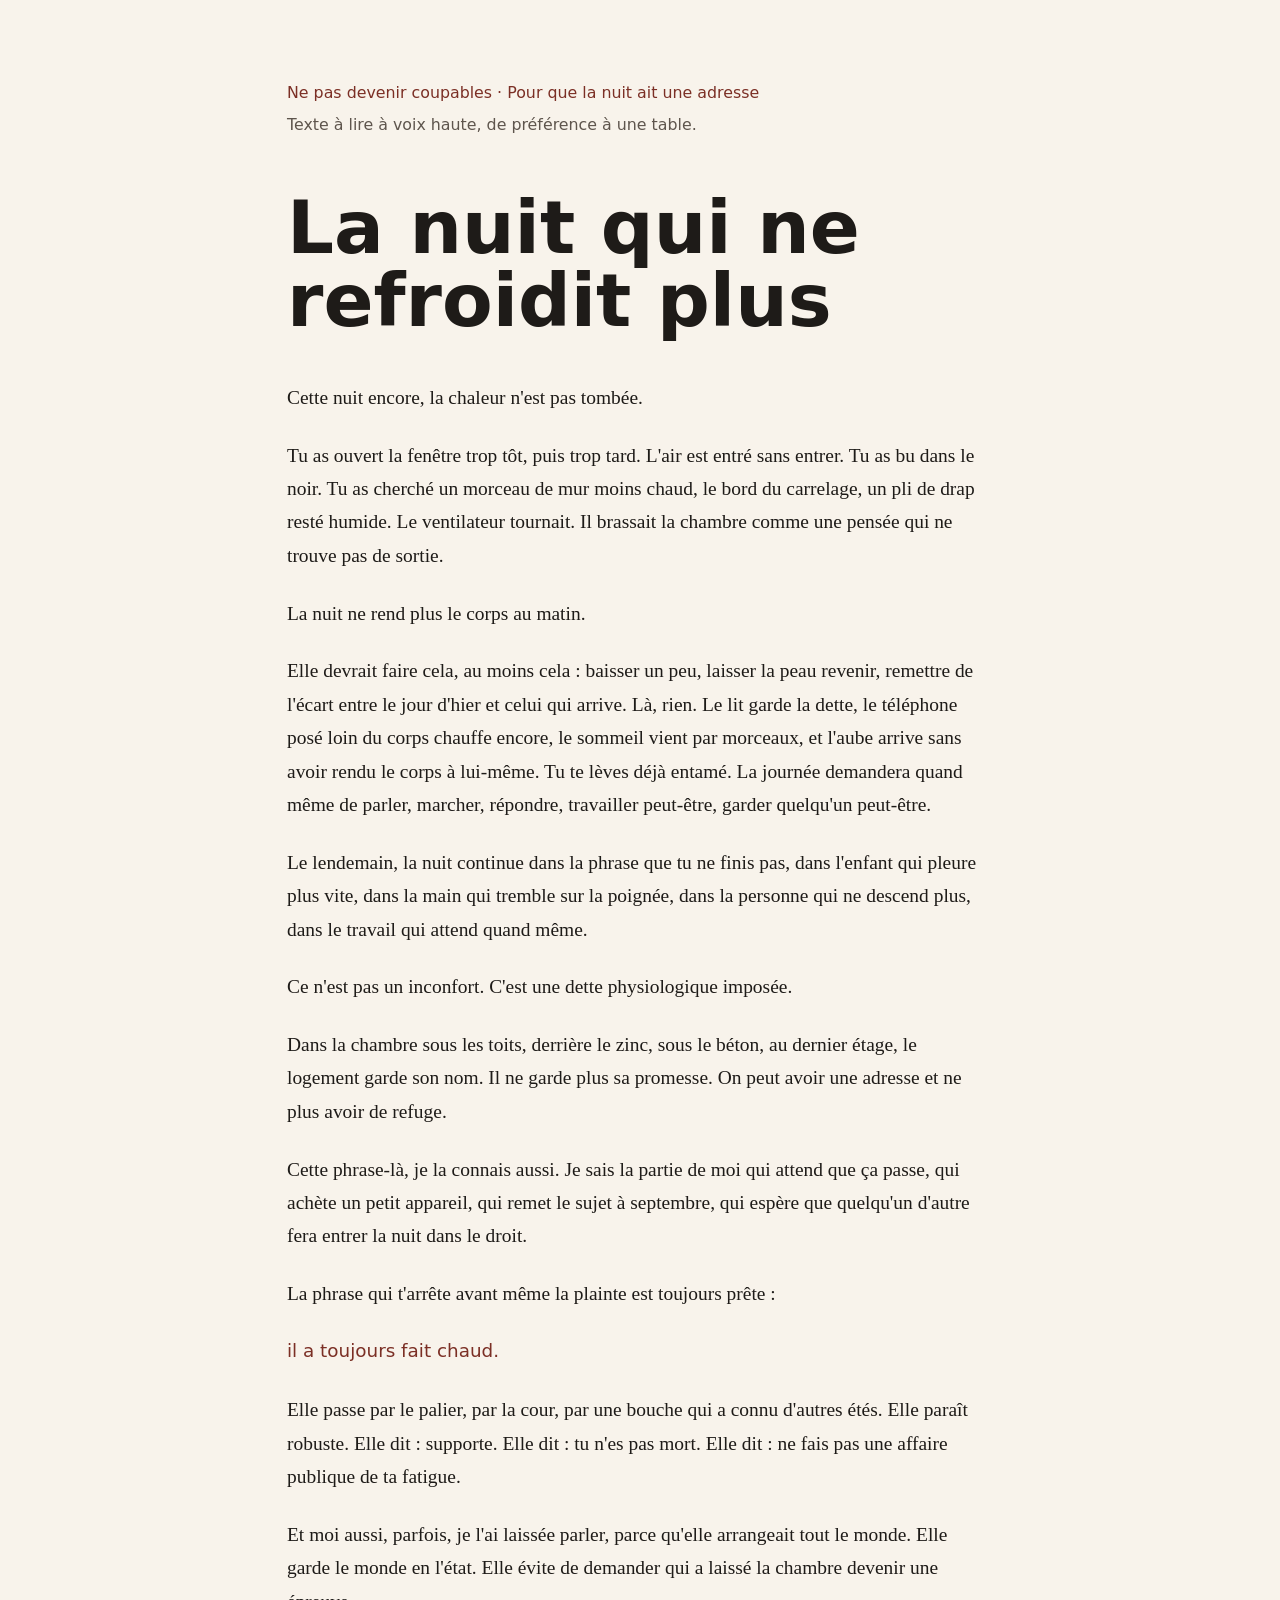
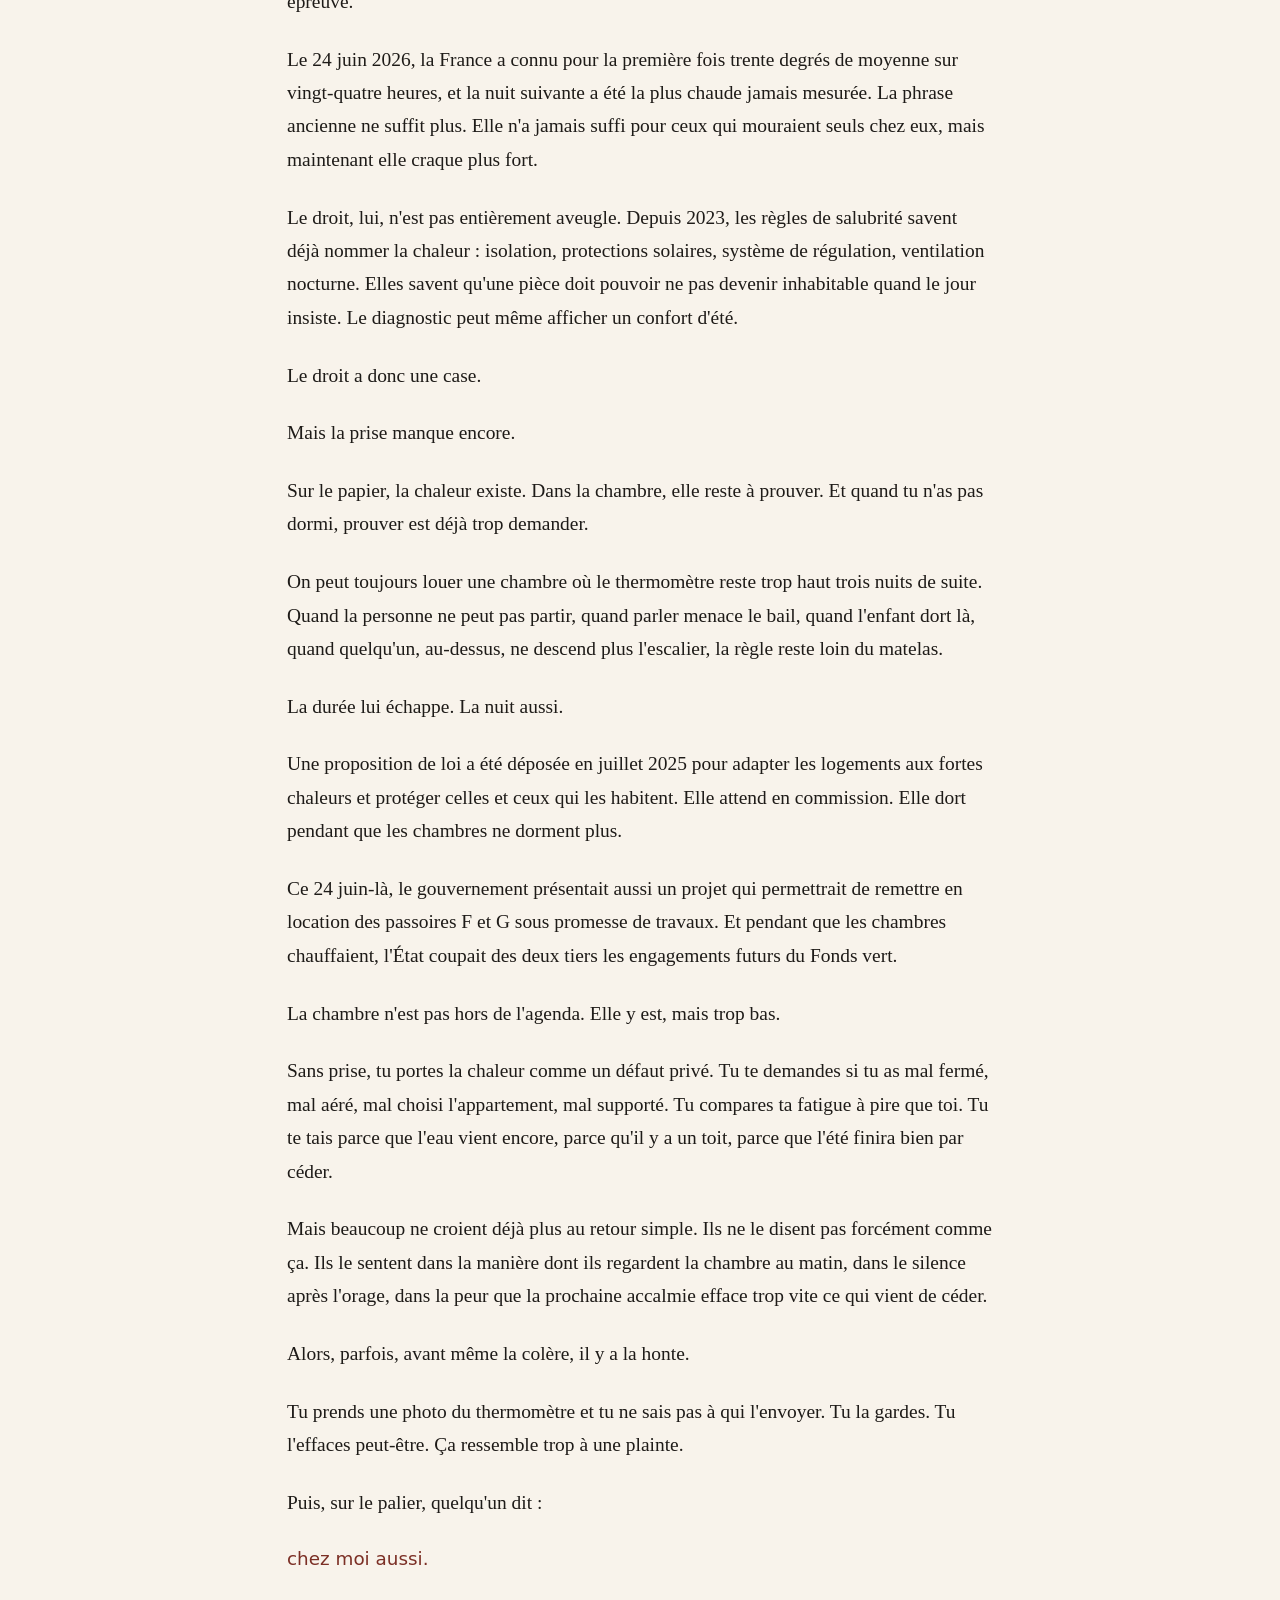
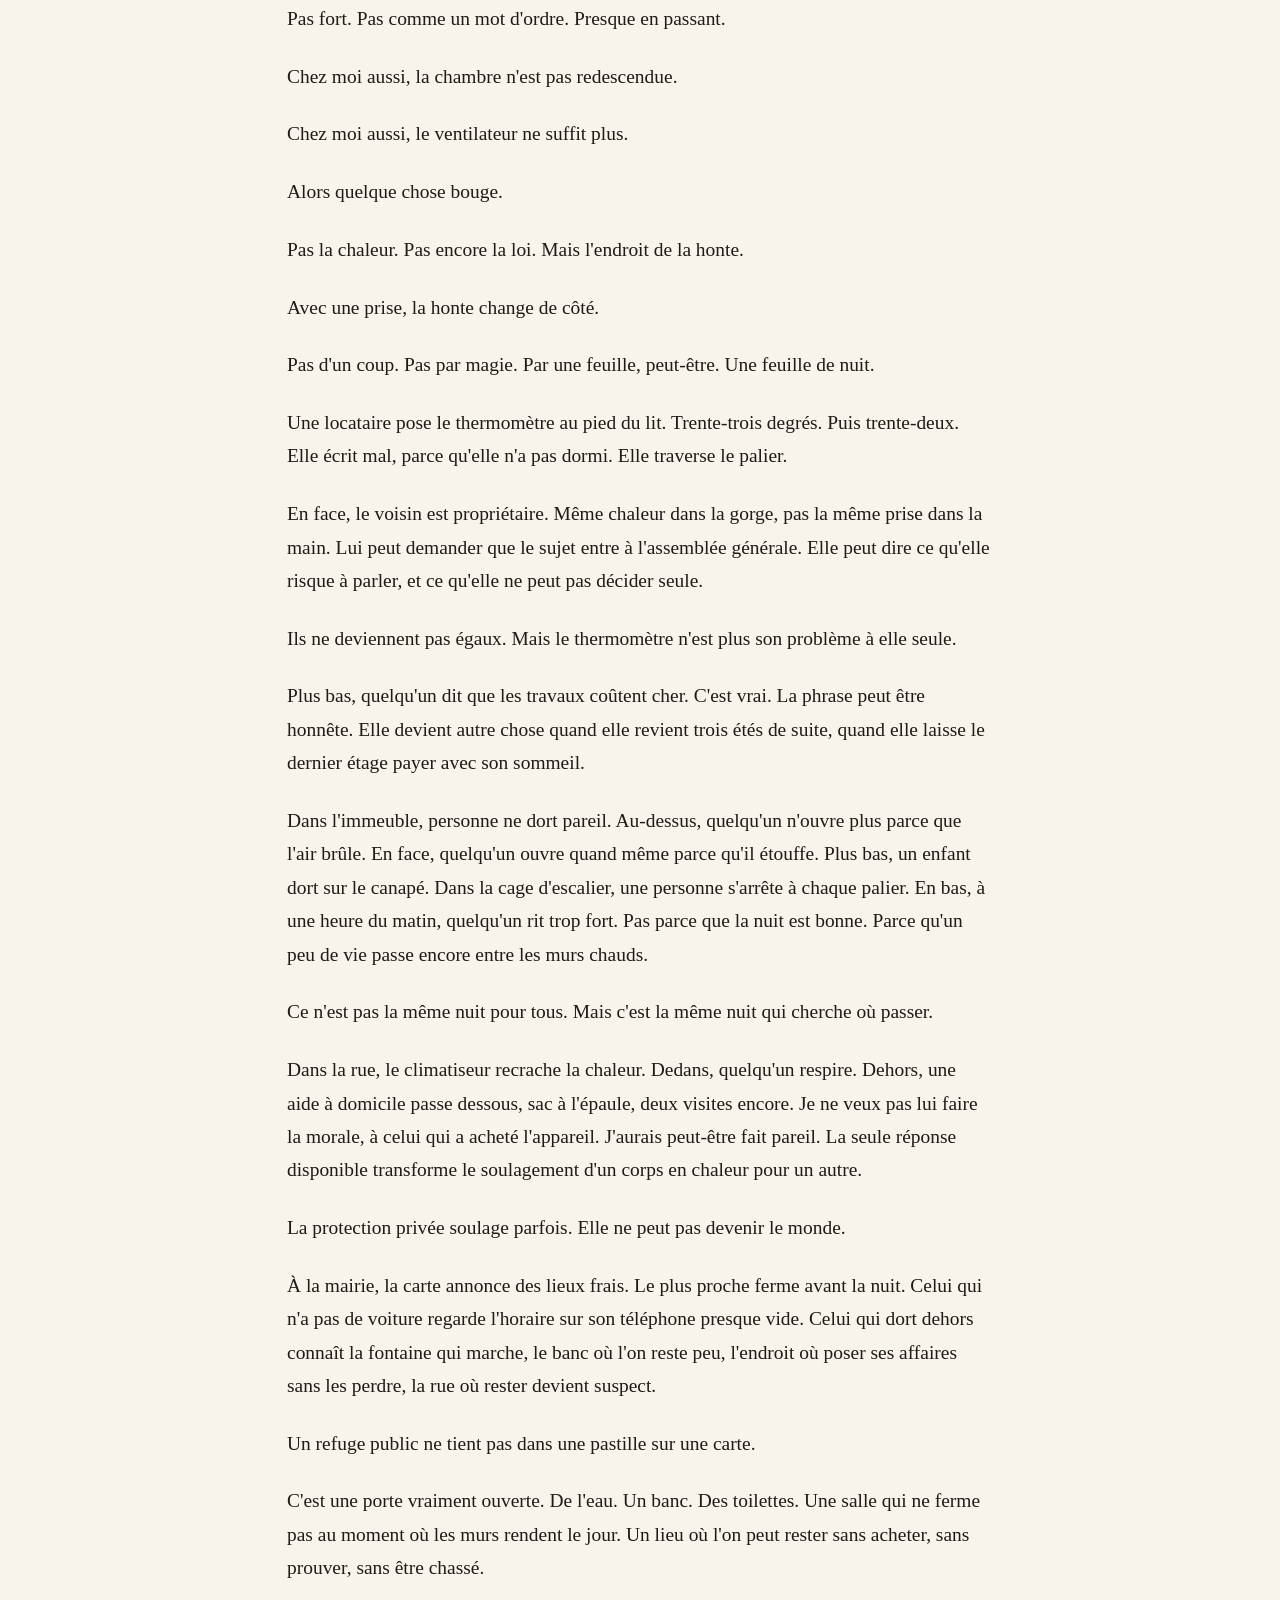
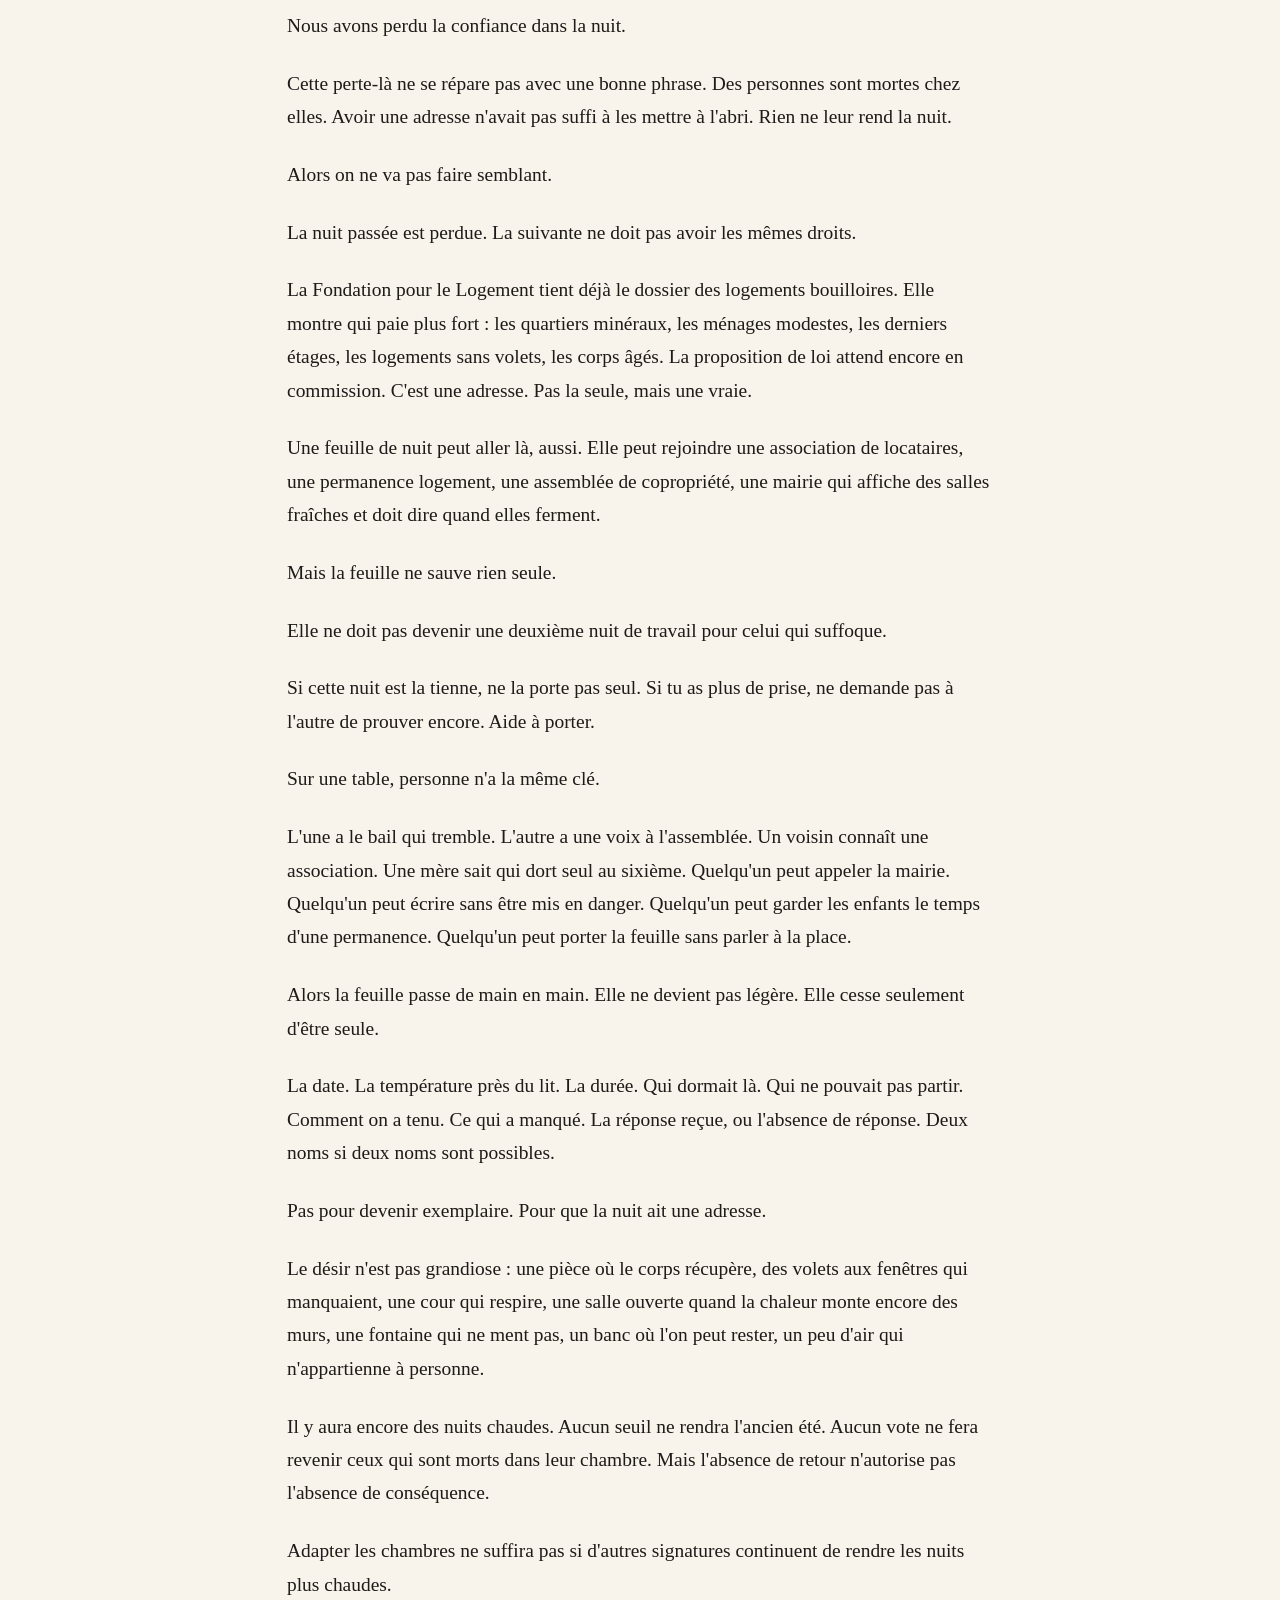
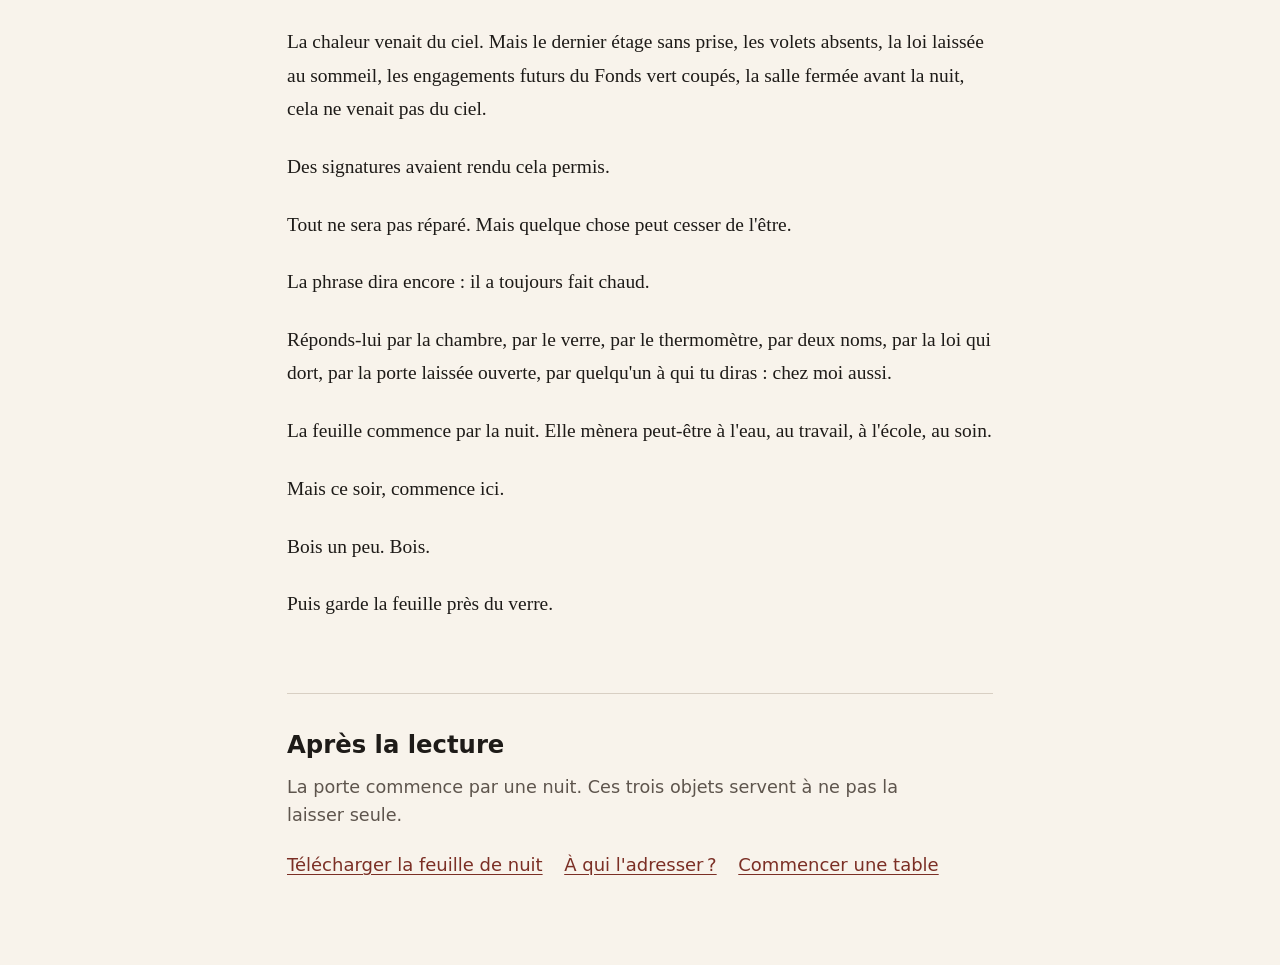
<file: porte-01/index.html>
<!doctype html>
<html lang="fr">
<head>
  <meta charset="utf-8">
  <meta name="viewport" content="width=device-width, initial-scale=1">
  <title>La nuit qui ne refroidit plus · Ne pas devenir coupables</title>
  <link rel="stylesheet" href="styles.css">
</head>
<body>
  <main class="page">
    <header class="reading-header" aria-label="Présentation du texte">
      <p class="kicker">Ne pas devenir coupables · Pour que la nuit ait une adresse</p>
      <p class="note">Texte à lire à voix haute, de préférence à une table.</p>
    </header>

    <article class="text" aria-labelledby="titre">
      <h1 id="titre">La nuit qui ne refroidit plus</h1>

      <p>Cette nuit encore, la chaleur n'est pas tombée.</p>

      <p>Tu as ouvert la fenêtre trop tôt, puis trop tard. L'air est entré sans entrer. Tu as bu dans le noir. Tu as cherché un morceau de mur moins chaud, le bord du carrelage, un pli de drap resté humide. Le ventilateur tournait. Il brassait la chambre comme une pensée qui ne trouve pas de sortie.</p>

      <p>La nuit ne rend plus le corps au matin.</p>

      <p>Elle devrait faire cela, au moins cela : baisser un peu, laisser la peau revenir, remettre de l'écart entre le jour d'hier et celui qui arrive. Là, rien. Le lit garde la dette, le téléphone posé loin du corps chauffe encore, le sommeil vient par morceaux, et l'aube arrive sans avoir rendu le corps à lui-même. Tu te lèves déjà entamé. La journée demandera quand même de parler, marcher, répondre, travailler peut-être, garder quelqu'un peut-être.</p>

      <p>Le lendemain, la nuit continue dans la phrase que tu ne finis pas, dans l'enfant qui pleure plus vite, dans la main qui tremble sur la poignée, dans la personne qui ne descend plus, dans le travail qui attend quand même.</p>

      <p>Ce n'est pas un inconfort. C'est une dette physiologique imposée.</p>

      <p>Dans la chambre sous les toits, derrière le zinc, sous le béton, au dernier étage, le logement garde son nom. Il ne garde plus sa promesse. On peut avoir une adresse et ne plus avoir de refuge.</p>

      <p>Cette phrase-là, je la connais aussi. Je sais la partie de moi qui attend que ça passe, qui achète un petit appareil, qui remet le sujet à septembre, qui espère que quelqu'un d'autre fera entrer la nuit dans le droit.</p>

      <p>La phrase qui t'arrête avant même la plainte est toujours prête :</p>

      <p class="spoken">il a toujours fait chaud.</p>

      <p>Elle passe par le palier, par la cour, par une bouche qui a connu d'autres étés. Elle paraît robuste. Elle dit : supporte. Elle dit : tu n'es pas mort. Elle dit : ne fais pas une affaire publique de ta fatigue.</p>

      <p>Et moi aussi, parfois, je l'ai laissée parler, parce qu'elle arrangeait tout le monde. Elle garde le monde en l'état. Elle évite de demander qui a laissé la chambre devenir une épreuve.</p>

      <p>Le 24 juin 2026, la France a connu pour la première fois trente degrés de moyenne sur vingt-quatre heures, et la nuit suivante a été la plus chaude jamais mesurée. La phrase ancienne ne suffit plus. Elle n'a jamais suffi pour ceux qui mouraient seuls chez eux, mais maintenant elle craque plus fort.</p>

      <p>Le droit, lui, n'est pas entièrement aveugle. Depuis 2023, les règles de salubrité savent déjà nommer la chaleur : isolation, protections solaires, système de régulation, ventilation nocturne. Elles savent qu'une pièce doit pouvoir ne pas devenir inhabitable quand le jour insiste. Le diagnostic peut même afficher un confort d'été.</p>

      <p>Le droit a donc une case.</p>

      <p>Mais la prise manque encore.</p>

      <p>Sur le papier, la chaleur existe. Dans la chambre, elle reste à prouver. Et quand tu n'as pas dormi, prouver est déjà trop demander.</p>

      <p>On peut toujours louer une chambre où le thermomètre reste trop haut trois nuits de suite. Quand la personne ne peut pas partir, quand parler menace le bail, quand l'enfant dort là, quand quelqu'un, au-dessus, ne descend plus l'escalier, la règle reste loin du matelas.</p>

      <p>La durée lui échappe. La nuit aussi.</p>

      <p>Une proposition de loi a été déposée en juillet 2025 pour adapter les logements aux fortes chaleurs et protéger celles et ceux qui les habitent. Elle attend en commission. Elle dort pendant que les chambres ne dorment plus.</p>

      <p>Ce 24 juin-là, le gouvernement présentait aussi un projet qui permettrait de remettre en location des passoires F et G sous promesse de travaux. Et pendant que les chambres chauffaient, l'État coupait des deux tiers les engagements futurs du Fonds vert.</p>

      <p>La chambre n'est pas hors de l'agenda. Elle y est, mais trop bas.</p>

      <p>Sans prise, tu portes la chaleur comme un défaut privé. Tu te demandes si tu as mal fermé, mal aéré, mal choisi l'appartement, mal supporté. Tu compares ta fatigue à pire que toi. Tu te tais parce que l'eau vient encore, parce qu'il y a un toit, parce que l'été finira bien par céder.</p>

      <p>Mais beaucoup ne croient déjà plus au retour simple. Ils ne le disent pas forcément comme ça. Ils le sentent dans la manière dont ils regardent la chambre au matin, dans le silence après l'orage, dans la peur que la prochaine accalmie efface trop vite ce qui vient de céder.</p>

      <p>Alors, parfois, avant même la colère, il y a la honte.</p>

      <p>Tu prends une photo du thermomètre et tu ne sais pas à qui l'envoyer. Tu la gardes. Tu l'effaces peut-être. Ça ressemble trop à une plainte.</p>

      <p>Puis, sur le palier, quelqu'un dit :</p>

      <p class="spoken">chez moi aussi.</p>

      <p>Pas fort. Pas comme un mot d'ordre. Presque en passant.</p>

      <p>Chez moi aussi, la chambre n'est pas redescendue.</p>

      <p>Chez moi aussi, le ventilateur ne suffit plus.</p>

      <p>Alors quelque chose bouge.</p>

      <p>Pas la chaleur. Pas encore la loi. Mais l'endroit de la honte.</p>

      <p>Avec une prise, la honte change de côté.</p>

      <p>Pas d'un coup. Pas par magie. Par une feuille, peut-être. Une feuille de nuit.</p>

      <p>Une locataire pose le thermomètre au pied du lit. Trente-trois degrés. Puis trente-deux. Elle écrit mal, parce qu'elle n'a pas dormi. Elle traverse le palier.</p>

      <p>En face, le voisin est propriétaire. Même chaleur dans la gorge, pas la même prise dans la main. Lui peut demander que le sujet entre à l'assemblée générale. Elle peut dire ce qu'elle risque à parler, et ce qu'elle ne peut pas décider seule.</p>

      <p>Ils ne deviennent pas égaux. Mais le thermomètre n'est plus son problème à elle seule.</p>

      <p>Plus bas, quelqu'un dit que les travaux coûtent cher. C'est vrai. La phrase peut être honnête. Elle devient autre chose quand elle revient trois étés de suite, quand elle laisse le dernier étage payer avec son sommeil.</p>

      <p>Dans l'immeuble, personne ne dort pareil. Au-dessus, quelqu'un n'ouvre plus parce que l'air brûle. En face, quelqu'un ouvre quand même parce qu'il étouffe. Plus bas, un enfant dort sur le canapé. Dans la cage d'escalier, une personne s'arrête à chaque palier. En bas, à une heure du matin, quelqu'un rit trop fort. Pas parce que la nuit est bonne. Parce qu'un peu de vie passe encore entre les murs chauds.</p>

      <p>Ce n'est pas la même nuit pour tous. Mais c'est la même nuit qui cherche où passer.</p>

      <p>Dans la rue, le climatiseur recrache la chaleur. Dedans, quelqu'un respire. Dehors, une aide à domicile passe dessous, sac à l'épaule, deux visites encore. Je ne veux pas lui faire la morale, à celui qui a acheté l'appareil. J'aurais peut-être fait pareil. La seule réponse disponible transforme le soulagement d'un corps en chaleur pour un autre.</p>

      <p>La protection privée soulage parfois. Elle ne peut pas devenir le monde.</p>

      <p>À la mairie, la carte annonce des lieux frais. Le plus proche ferme avant la nuit. Celui qui n'a pas de voiture regarde l'horaire sur son téléphone presque vide. Celui qui dort dehors connaît la fontaine qui marche, le banc où l'on reste peu, l'endroit où poser ses affaires sans les perdre, la rue où rester devient suspect.</p>

      <p>Un refuge public ne tient pas dans une pastille sur une carte.</p>

      <p>C'est une porte vraiment ouverte. De l'eau. Un banc. Des toilettes. Une salle qui ne ferme pas au moment où les murs rendent le jour. Un lieu où l'on peut rester sans acheter, sans prouver, sans être chassé.</p>

      <p>Nous avons perdu la confiance dans la nuit.</p>

      <p>Cette perte-là ne se répare pas avec une bonne phrase. Des personnes sont mortes chez elles. Avoir une adresse n'avait pas suffi à les mettre à l'abri. Rien ne leur rend la nuit.</p>

      <p>Alors on ne va pas faire semblant.</p>

      <p>La nuit passée est perdue. La suivante ne doit pas avoir les mêmes droits.</p>

      <p>La Fondation pour le Logement tient déjà le dossier des logements bouilloires. Elle montre qui paie plus fort : les quartiers minéraux, les ménages modestes, les derniers étages, les logements sans volets, les corps âgés. La proposition de loi attend encore en commission. C'est une adresse. Pas la seule, mais une vraie.</p>

      <p>Une feuille de nuit peut aller là, aussi. Elle peut rejoindre une association de locataires, une permanence logement, une assemblée de copropriété, une mairie qui affiche des salles fraîches et doit dire quand elles ferment.</p>

      <p>Mais la feuille ne sauve rien seule.</p>

      <p>Elle ne doit pas devenir une deuxième nuit de travail pour celui qui suffoque.</p>

      <p>Si cette nuit est la tienne, ne la porte pas seul. Si tu as plus de prise, ne demande pas à l'autre de prouver encore. Aide à porter.</p>

      <p>Sur une table, personne n'a la même clé.</p>

      <p>L'une a le bail qui tremble. L'autre a une voix à l'assemblée. Un voisin connaît une association. Une mère sait qui dort seul au sixième. Quelqu'un peut appeler la mairie. Quelqu'un peut écrire sans être mis en danger. Quelqu'un peut garder les enfants le temps d'une permanence. Quelqu'un peut porter la feuille sans parler à la place.</p>

      <p>Alors la feuille passe de main en main. Elle ne devient pas légère. Elle cesse seulement d'être seule.</p>

      <p>La date. La température près du lit. La durée. Qui dormait là. Qui ne pouvait pas partir. Comment on a tenu. Ce qui a manqué. La réponse reçue, ou l'absence de réponse. Deux noms si deux noms sont possibles.</p>

      <p>Pas pour devenir exemplaire. Pour que la nuit ait une adresse.</p>

      <p>Le désir n'est pas grandiose : une pièce où le corps récupère, des volets aux fenêtres qui manquaient, une cour qui respire, une salle ouverte quand la chaleur monte encore des murs, une fontaine qui ne ment pas, un banc où l'on peut rester, un peu d'air qui n'appartienne à personne.</p>

      <p>Il y aura encore des nuits chaudes. Aucun seuil ne rendra l'ancien été. Aucun vote ne fera revenir ceux qui sont morts dans leur chambre. Mais l'absence de retour n'autorise pas l'absence de conséquence.</p>

      <p>Adapter les chambres ne suffira pas si d'autres signatures continuent de rendre les nuits plus chaudes.</p>

      <p>La chaleur venait du ciel. Mais le dernier étage sans prise, les volets absents, la loi laissée au sommeil, les engagements futurs du Fonds vert coupés, la salle fermée avant la nuit, cela ne venait pas du ciel.</p>

      <p>Des signatures avaient rendu cela permis.</p>

      <p>Tout ne sera pas réparé. Mais quelque chose peut cesser de l'être.</p>

      <p>La phrase dira encore : il a toujours fait chaud.</p>

      <p>Réponds-lui par la chambre, par le verre, par le thermomètre, par deux noms, par la loi qui dort, par la porte laissée ouverte, par quelqu'un à qui tu diras : chez moi aussi.</p>

      <p>La feuille commence par la nuit. Elle mènera peut-être à l'eau, au travail, à l'école, au soin.</p>

      <p>Mais ce soir, commence ici.</p>

      <p>Bois un peu. Bois.</p>

      <p>Puis garde la feuille près du verre.</p>
    </article>

    <section class="after-reading" aria-labelledby="apres-la-lecture">
      <h2 id="apres-la-lecture">Après la lecture</h2>
      <p>La porte commence par une nuit. Ces trois objets servent à ne pas la laisser seule.</p>
      <nav class="after-links" aria-label="Objets de sortie">
        <a href="feuille-de-nuit.pdf" target="_blank" rel="noopener noreferrer">Télécharger la feuille de nuit</a>
        <a href="a-qui-l-adresser.html" target="_blank" rel="noopener noreferrer">À qui l'adresser&#8239;?</a>
        <a href="commencer-une-table.html" target="_blank" rel="noopener noreferrer">Commencer une table</a>
      </nav>
    </section>
  </main>
</body>
</html>
</file>
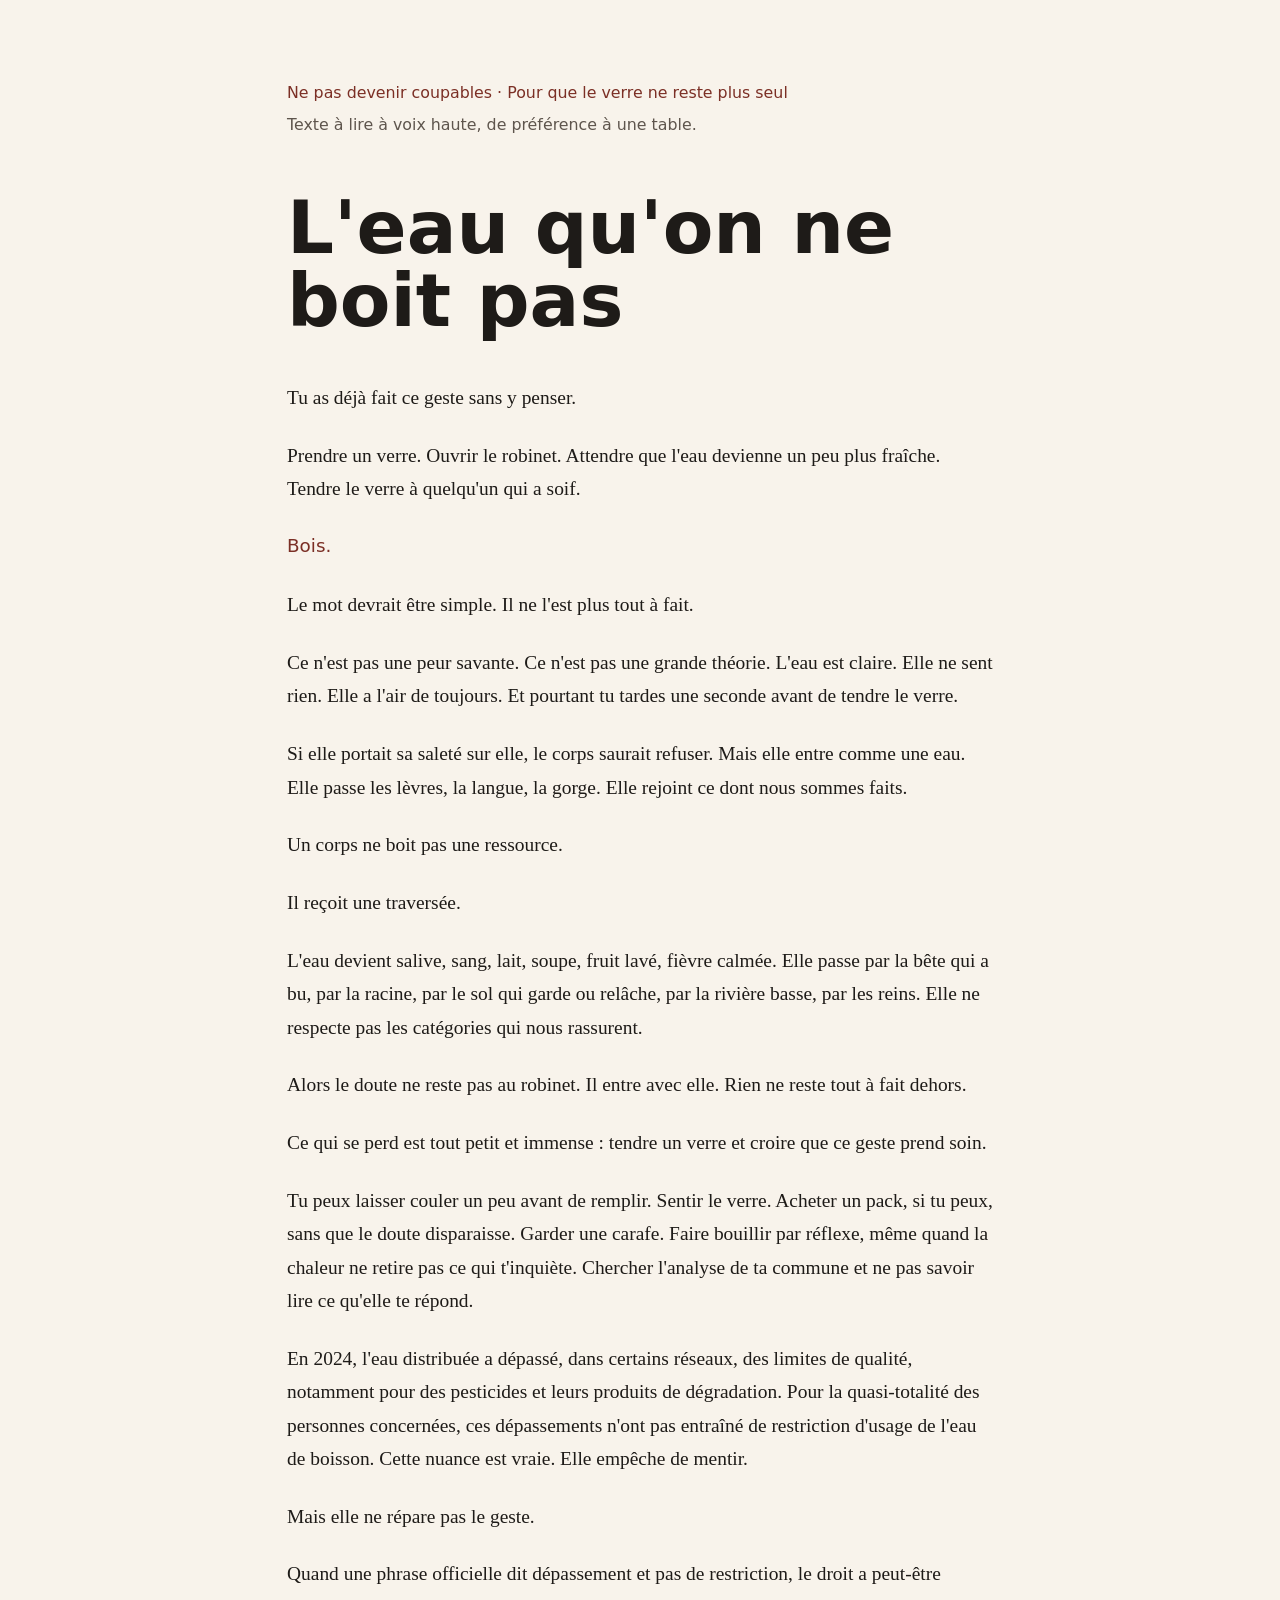
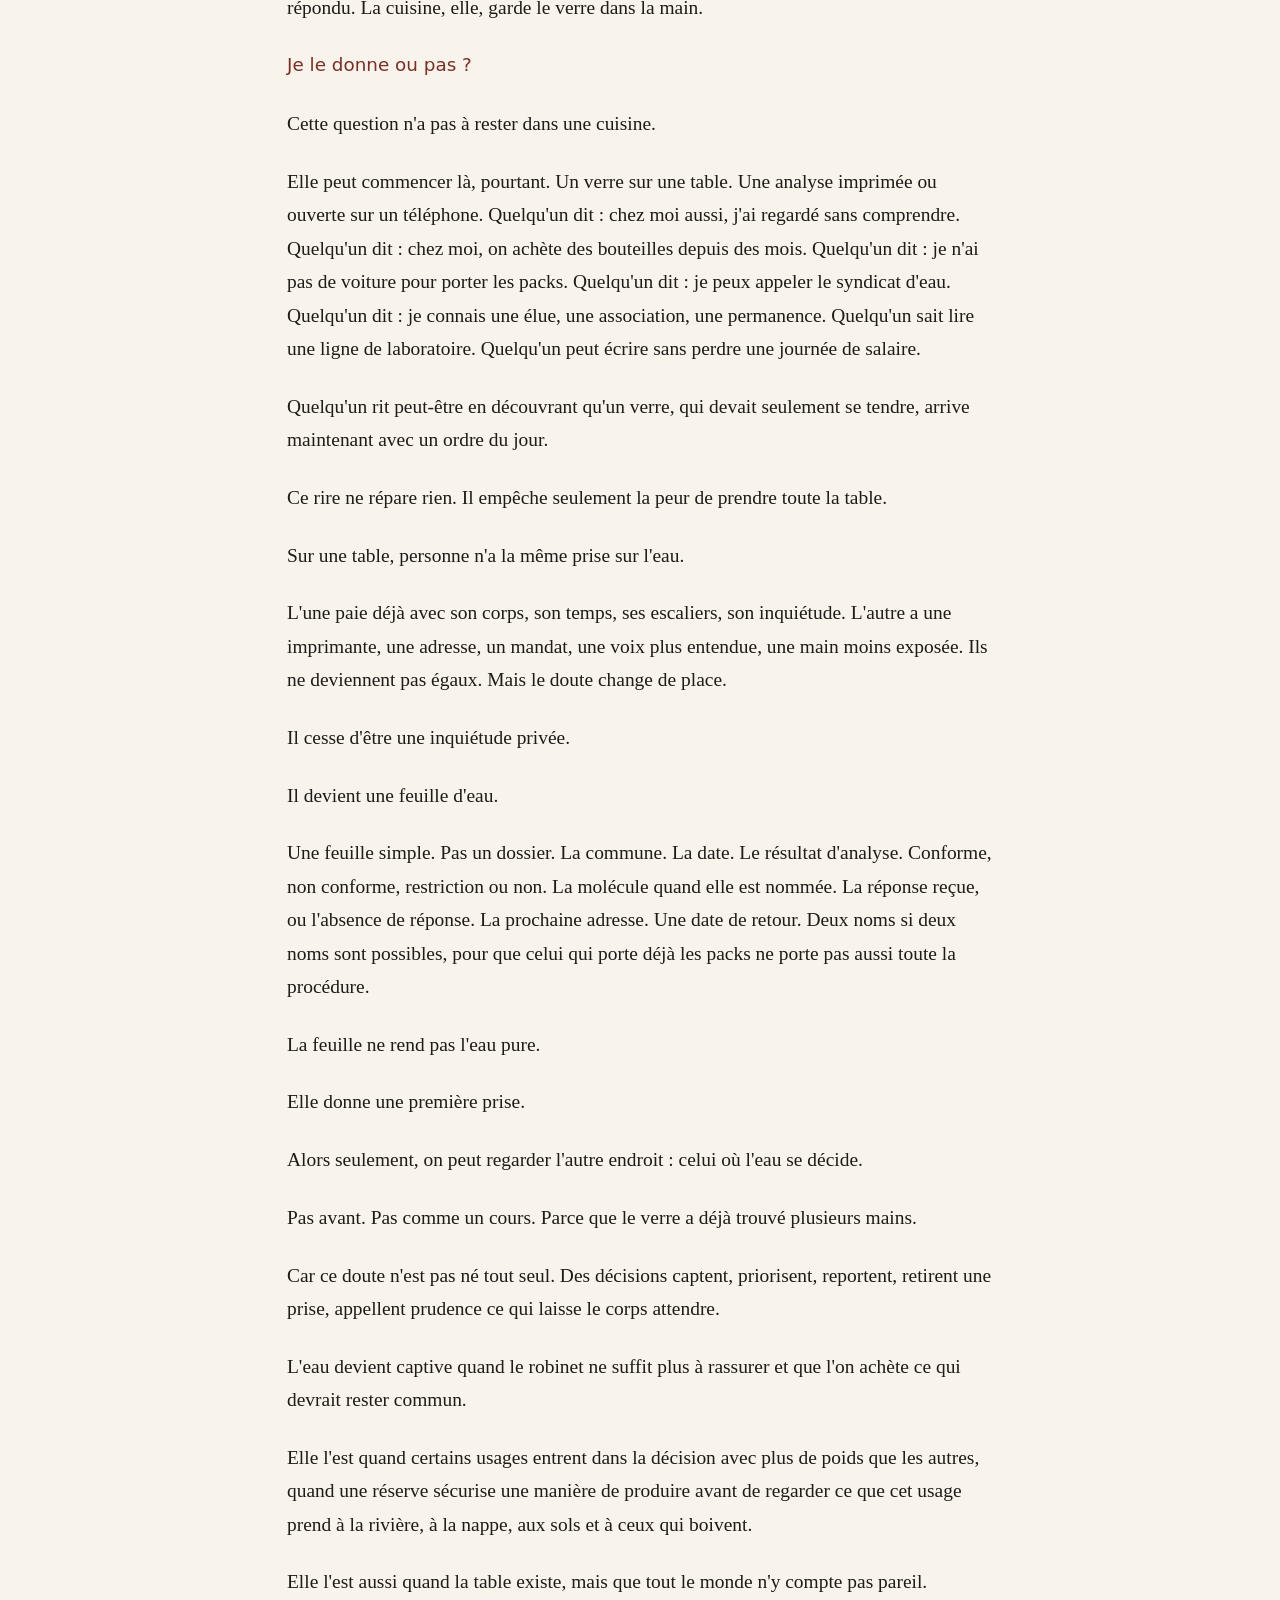
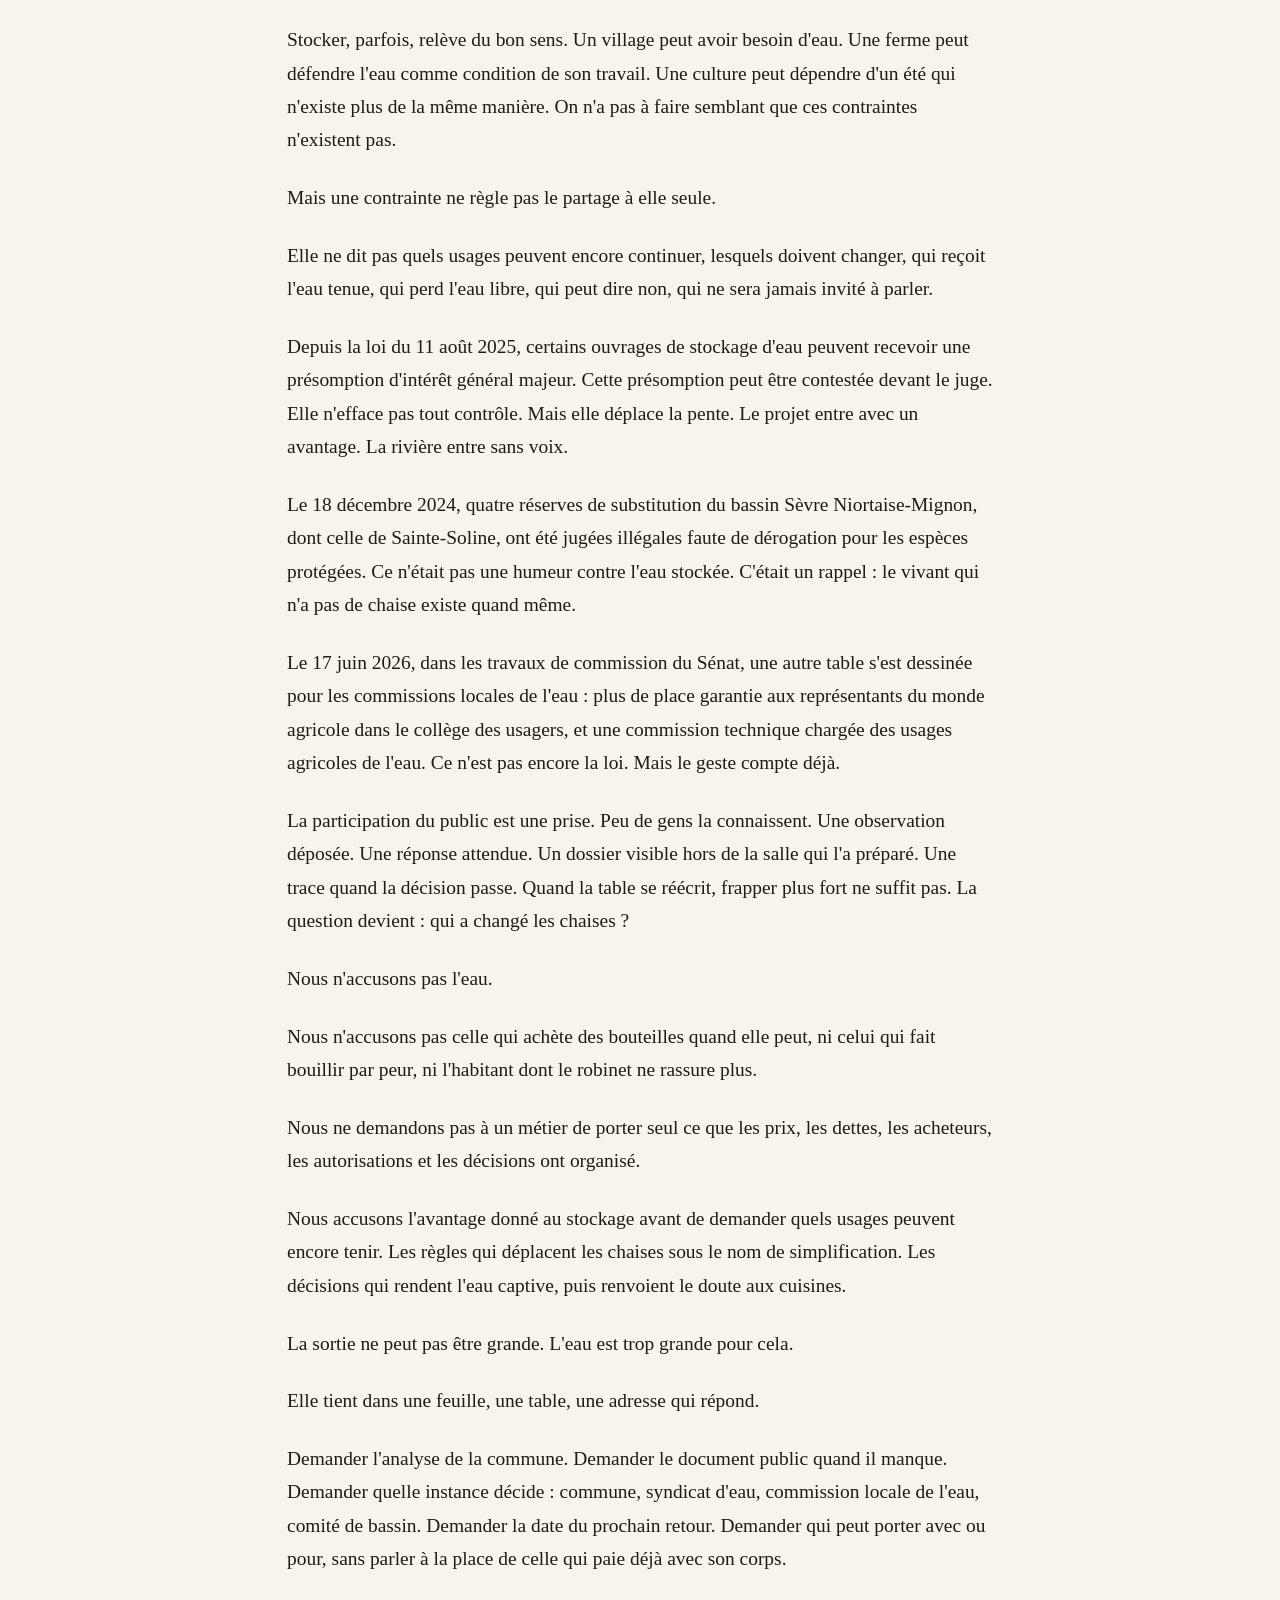
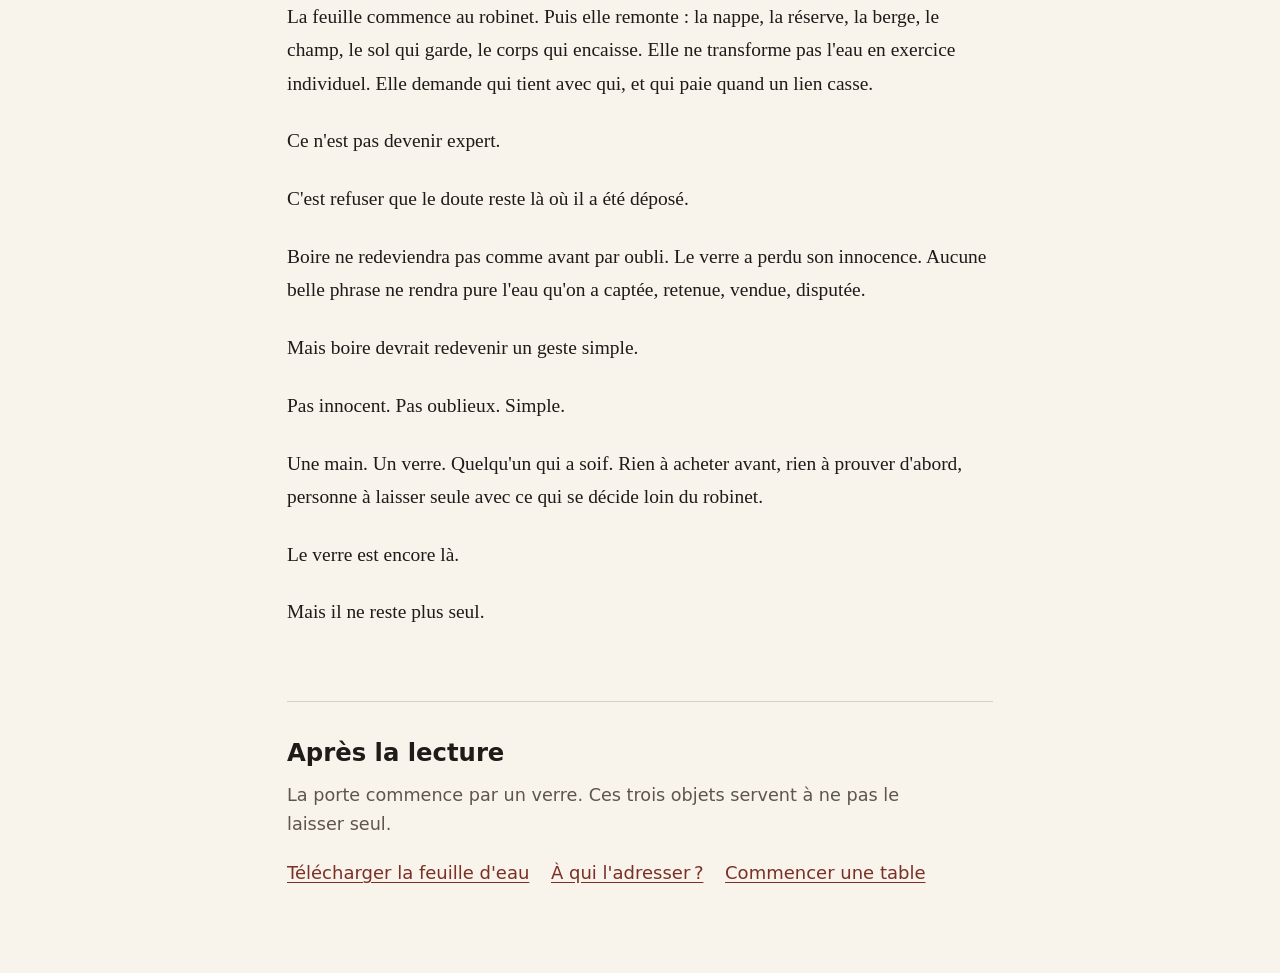
<file: porte-02/index.html>
<!doctype html>
<html lang="fr">
<head>
  <meta charset="utf-8">
  <meta name="viewport" content="width=device-width, initial-scale=1">
  <title>L'eau qu'on ne boit pas · Ne pas devenir coupables</title>
  <link rel="stylesheet" href="styles.css">
</head>
<body>
  <main class="page">
    <header class="reading-header" aria-label="Présentation du texte">
      <p class="kicker">Ne pas devenir coupables · Pour que le verre ne reste plus seul</p>
      <p class="note">Texte à lire à voix haute, de préférence à une table.</p>
    </header>

    <article class="text" aria-labelledby="titre">
      <h1 id="titre">L'eau qu'on ne boit pas</h1>

      <p>Tu as déjà fait ce geste sans y penser.</p>

      <p>Prendre un verre. Ouvrir le robinet. Attendre que l'eau devienne un peu plus fraîche. Tendre le verre à quelqu'un qui a soif.</p>

      <p class="spoken">Bois.</p>

      <p>Le mot devrait être simple. Il ne l'est plus tout à fait.</p>

      <p>Ce n'est pas une peur savante. Ce n'est pas une grande théorie. L'eau est claire. Elle ne sent rien. Elle a l'air de toujours. Et pourtant tu tardes une seconde avant de tendre le verre.</p>

      <p>Si elle portait sa saleté sur elle, le corps saurait refuser. Mais elle entre comme une eau. Elle passe les lèvres, la langue, la gorge. Elle rejoint ce dont nous sommes faits.</p>

      <p>Un corps ne boit pas une ressource.</p>

      <p>Il reçoit une traversée.</p>

      <p>L'eau devient salive, sang, lait, soupe, fruit lavé, fièvre calmée. Elle passe par la bête qui a bu, par la racine, par le sol qui garde ou relâche, par la rivière basse, par les reins. Elle ne respecte pas les catégories qui nous rassurent.</p>

      <p>Alors le doute ne reste pas au robinet. Il entre avec elle. Rien ne reste tout à fait dehors.</p>

      <p>Ce qui se perd est tout petit et immense : tendre un verre et croire que ce geste prend soin.</p>

      <p>Tu peux laisser couler un peu avant de remplir. Sentir le verre. Acheter un pack, si tu peux, sans que le doute disparaisse. Garder une carafe. Faire bouillir par réflexe, même quand la chaleur ne retire pas ce qui t'inquiète. Chercher l'analyse de ta commune et ne pas savoir lire ce qu'elle te répond.</p>

      <p>En 2024, l'eau distribuée a dépassé, dans certains réseaux, des limites de qualité, notamment pour des pesticides et leurs produits de dégradation. Pour la quasi-totalité des personnes concernées, ces dépassements n'ont pas entraîné de restriction d'usage de l'eau de boisson. Cette nuance est vraie. Elle empêche de mentir.</p>

      <p>Mais elle ne répare pas le geste.</p>

      <p>Quand une phrase officielle dit dépassement et pas de restriction, le droit a peut-être répondu. La cuisine, elle, garde le verre dans la main.</p>

      <p class="spoken">Je le donne ou pas ?</p>

      <p>Cette question n'a pas à rester dans une cuisine.</p>

      <p>Elle peut commencer là, pourtant. Un verre sur une table. Une analyse imprimée ou ouverte sur un téléphone. Quelqu'un dit : chez moi aussi, j'ai regardé sans comprendre. Quelqu'un dit : chez moi, on achète des bouteilles depuis des mois. Quelqu'un dit : je n'ai pas de voiture pour porter les packs. Quelqu'un dit : je peux appeler le syndicat d'eau. Quelqu'un dit : je connais une élue, une association, une permanence. Quelqu'un sait lire une ligne de laboratoire. Quelqu'un peut écrire sans perdre une journée de salaire.</p>

      <p>Quelqu'un rit peut-être en découvrant qu'un verre, qui devait seulement se tendre, arrive maintenant avec un ordre du jour.</p>

      <p>Ce rire ne répare rien. Il empêche seulement la peur de prendre toute la table.</p>

      <p>Sur une table, personne n'a la même prise sur l'eau.</p>

      <p>L'une paie déjà avec son corps, son temps, ses escaliers, son inquiétude. L'autre a une imprimante, une adresse, un mandat, une voix plus entendue, une main moins exposée. Ils ne deviennent pas égaux. Mais le doute change de place.</p>

      <p>Il cesse d'être une inquiétude privée.</p>

      <p>Il devient une feuille d'eau.</p>

      <p>Une feuille simple. Pas un dossier. La commune. La date. Le résultat d'analyse. Conforme, non conforme, restriction ou non. La molécule quand elle est nommée. La réponse reçue, ou l'absence de réponse. La prochaine adresse. Une date de retour. Deux noms si deux noms sont possibles, pour que celui qui porte déjà les packs ne porte pas aussi toute la procédure.</p>

      <p>La feuille ne rend pas l'eau pure.</p>

      <p>Elle donne une première prise.</p>

      <p>Alors seulement, on peut regarder l'autre endroit : celui où l'eau se décide.</p>

      <p>Pas avant. Pas comme un cours. Parce que le verre a déjà trouvé plusieurs mains.</p>

      <p>Car ce doute n'est pas né tout seul. Des décisions captent, priorisent, reportent, retirent une prise, appellent prudence ce qui laisse le corps attendre.</p>

      <p>L'eau devient captive quand le robinet ne suffit plus à rassurer et que l'on achète ce qui devrait rester commun.</p>

      <p>Elle l'est quand certains usages entrent dans la décision avec plus de poids que les autres, quand une réserve sécurise une manière de produire avant de regarder ce que cet usage prend à la rivière, à la nappe, aux sols et à ceux qui boivent.</p>

      <p>Elle l'est aussi quand la table existe, mais que tout le monde n'y compte pas pareil.</p>

      <p>Stocker, parfois, relève du bon sens. Un village peut avoir besoin d'eau. Une ferme peut défendre l'eau comme condition de son travail. Une culture peut dépendre d'un été qui n'existe plus de la même manière. On n'a pas à faire semblant que ces contraintes n'existent pas.</p>

      <p>Mais une contrainte ne règle pas le partage à elle seule.</p>

      <p>Elle ne dit pas quels usages peuvent encore continuer, lesquels doivent changer, qui reçoit l'eau tenue, qui perd l'eau libre, qui peut dire non, qui ne sera jamais invité à parler.</p>

      <p>Depuis la loi du 11 août 2025, certains ouvrages de stockage d'eau peuvent recevoir une présomption d'intérêt général majeur. Cette présomption peut être contestée devant le juge. Elle n'efface pas tout contrôle. Mais elle déplace la pente. Le projet entre avec un avantage. La rivière entre sans voix.</p>

      <p>Le 18 décembre 2024, quatre réserves de substitution du bassin Sèvre Niortaise-Mignon, dont celle de Sainte-Soline, ont été jugées illégales faute de dérogation pour les espèces protégées. Ce n'était pas une humeur contre l'eau stockée. C'était un rappel : le vivant qui n'a pas de chaise existe quand même.</p>

      <p>Le 17 juin 2026, dans les travaux de commission du Sénat, une autre table s'est dessinée pour les commissions locales de l'eau : plus de place garantie aux représentants du monde agricole dans le collège des usagers, et une commission technique chargée des usages agricoles de l'eau. Ce n'est pas encore la loi. Mais le geste compte déjà.</p>

      <p>La participation du public est une prise. Peu de gens la connaissent. Une observation déposée. Une réponse attendue. Un dossier visible hors de la salle qui l'a préparé. Une trace quand la décision passe. Quand la table se réécrit, frapper plus fort ne suffit pas. La question devient : qui a changé les chaises ?</p>

      <p>Nous n'accusons pas l'eau.</p>

      <p>Nous n'accusons pas celle qui achète des bouteilles quand elle peut, ni celui qui fait bouillir par peur, ni l'habitant dont le robinet ne rassure plus.</p>

      <p>Nous ne demandons pas à un métier de porter seul ce que les prix, les dettes, les acheteurs, les autorisations et les décisions ont organisé.</p>

      <p>Nous accusons l'avantage donné au stockage avant de demander quels usages peuvent encore tenir. Les règles qui déplacent les chaises sous le nom de simplification. Les décisions qui rendent l'eau captive, puis renvoient le doute aux cuisines.</p>

      <p>La sortie ne peut pas être grande. L'eau est trop grande pour cela.</p>

      <p>Elle tient dans une feuille, une table, une adresse qui répond.</p>

      <p>Demander l'analyse de la commune. Demander le document public quand il manque. Demander quelle instance décide : commune, syndicat d'eau, commission locale de l'eau, comité de bassin. Demander la date du prochain retour. Demander qui peut porter avec ou pour, sans parler à la place de celle qui paie déjà avec son corps.</p>

      <p>La feuille commence au robinet. Puis elle remonte : la nappe, la réserve, la berge, le champ, le sol qui garde, le corps qui encaisse. Elle ne transforme pas l'eau en exercice individuel. Elle demande qui tient avec qui, et qui paie quand un lien casse.</p>

      <p>Ce n'est pas devenir expert.</p>

      <p>C'est refuser que le doute reste là où il a été déposé.</p>

      <p>Boire ne redeviendra pas comme avant par oubli. Le verre a perdu son innocence. Aucune belle phrase ne rendra pure l'eau qu'on a captée, retenue, vendue, disputée.</p>

      <p>Mais boire devrait redevenir un geste simple.</p>

      <p>Pas innocent. Pas oublieux. Simple.</p>

      <p>Une main. Un verre. Quelqu'un qui a soif. Rien à acheter avant, rien à prouver d'abord, personne à laisser seule avec ce qui se décide loin du robinet.</p>

      <p>Le verre est encore là.</p>

      <p>Mais il ne reste plus seul.</p>
    </article>

    <section class="after-reading" aria-labelledby="apres-la-lecture">
      <h2 id="apres-la-lecture">Après la lecture</h2>
      <p>La porte commence par un verre. Ces trois objets servent à ne pas le laisser seul.</p>
      <nav class="after-links" aria-label="Objets de sortie">
        <a href="feuille-d-eau.pdf" target="_blank" rel="noopener noreferrer">Télécharger la feuille d'eau</a>
        <a href="a-qui-l-adresser.html" target="_blank" rel="noopener noreferrer">À qui l'adresser&#8239;?</a>
        <a href="commencer-une-table.html" target="_blank" rel="noopener noreferrer">Commencer une table</a>
      </nav>
    </section>
  </main>
</body>
</html>
</file>
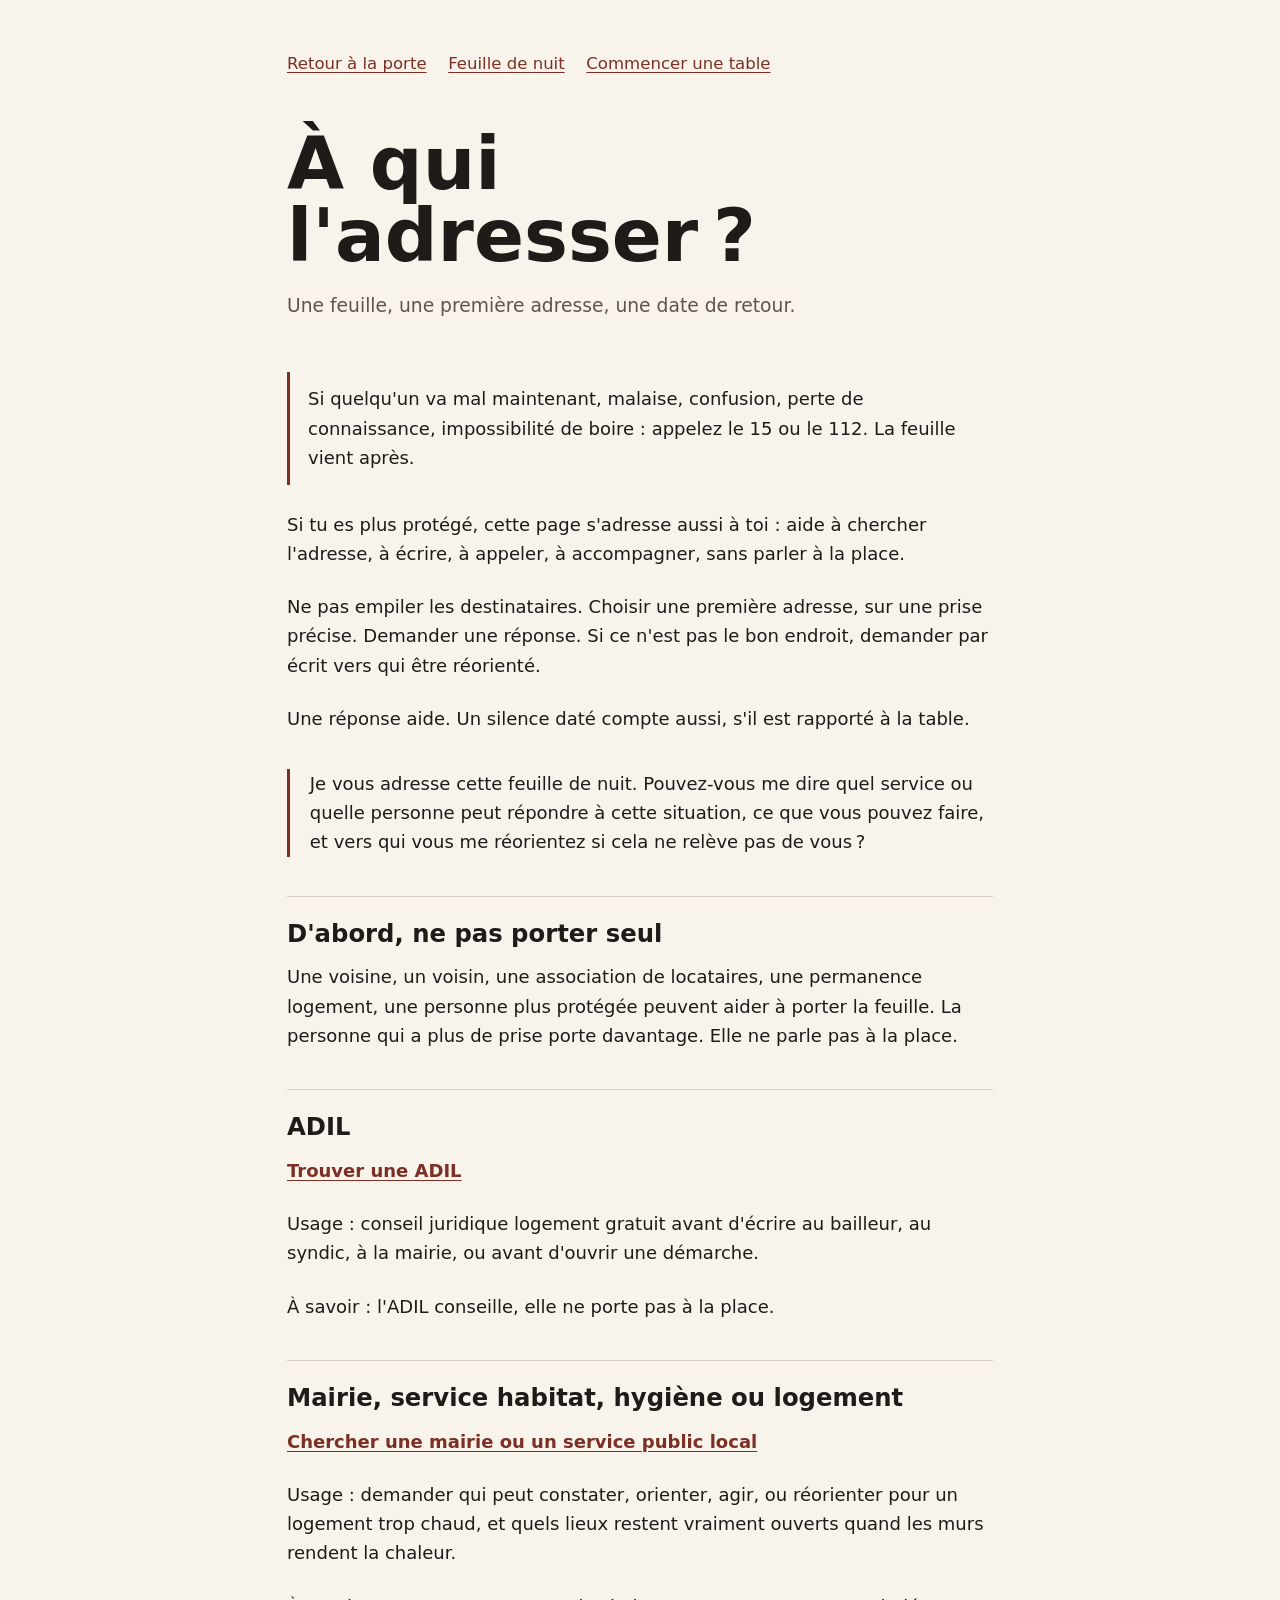
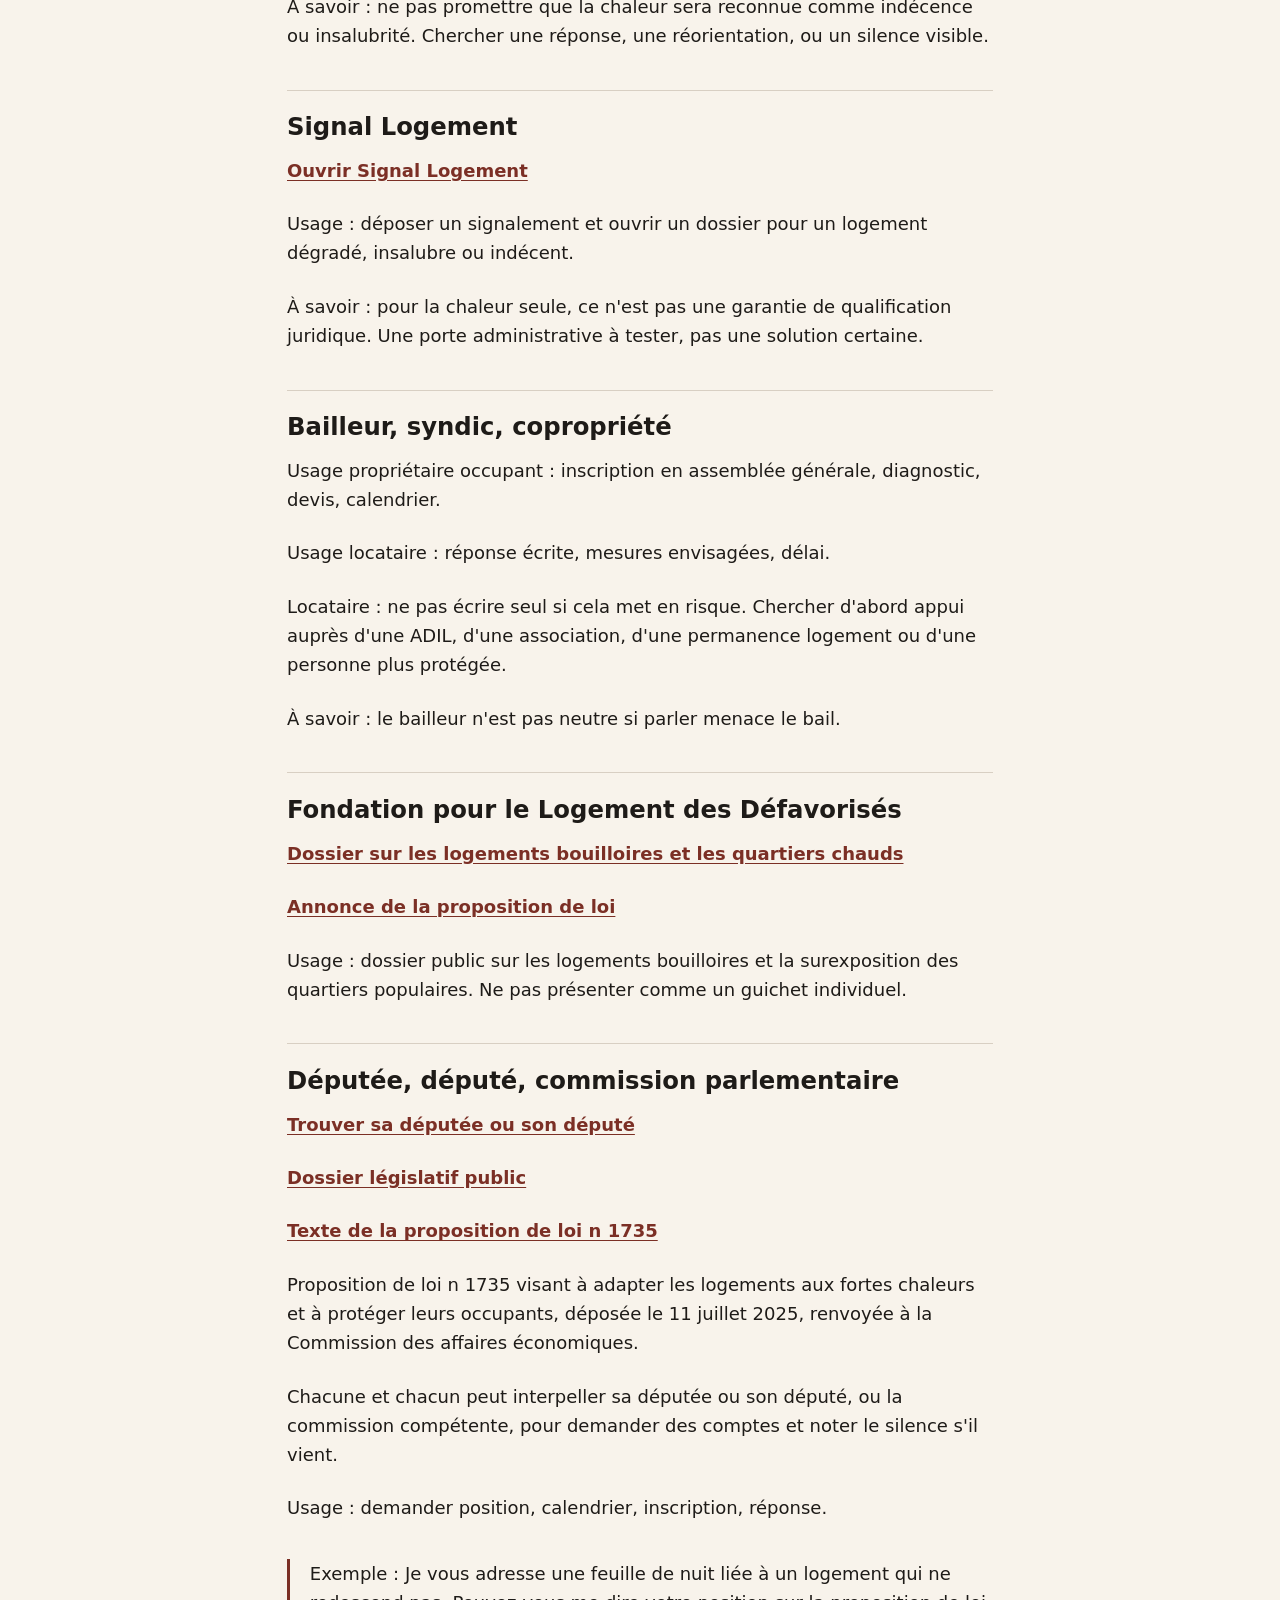
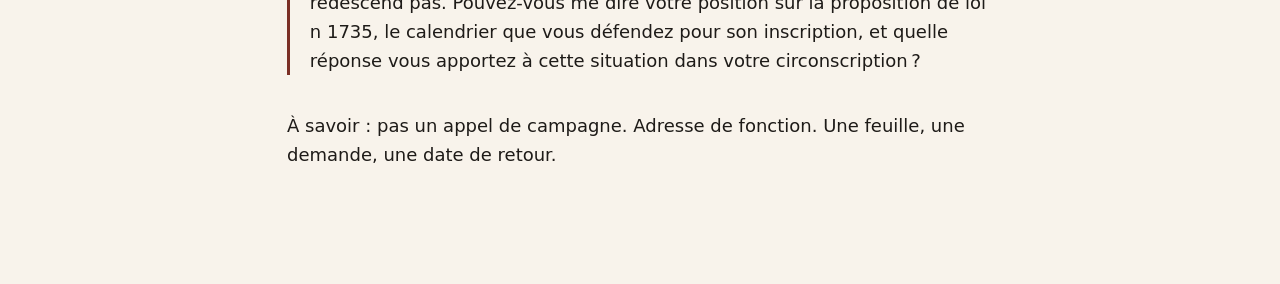
<file: porte-01/a-qui-l-adresser.html>
<!doctype html>
<html lang="fr">
<head>
  <meta charset="utf-8">
  <meta name="viewport" content="width=device-width, initial-scale=1">
  <title>À qui l'adresser&#8239;?</title>
  <link rel="stylesheet" href="styles.css">
</head>
<body>
  <main class="utility-page">
    <nav class="utility-nav" aria-label="Navigation">
      <a href="index.html">Retour à la porte</a>
      <a href="feuille-de-nuit.pdf" target="_blank" rel="noopener noreferrer">Feuille de nuit</a>
      <a href="commencer-une-table.html" target="_blank" rel="noopener noreferrer">Commencer une table</a>
    </nav>

    <header class="utility-header">
      <h1>À qui l'adresser&#8239;?</h1>
      <p>Une feuille, une première adresse, une date de retour.</p>
    </header>

    <section class="utility-content">
      <p class="care-note">Si quelqu'un va mal maintenant, malaise, confusion, perte de connaissance, impossibilité de boire : appelez le 15 ou le 112. La feuille vient après.</p>

      <p>Si tu es plus protégé, cette page s'adresse aussi à toi : aide à chercher l'adresse, à écrire, à appeler, à accompagner, sans parler à la place.</p>

      <p>Ne pas empiler les destinataires. Choisir une première adresse, sur une prise précise. Demander une réponse. Si ce n'est pas le bon endroit, demander par écrit vers qui être réorienté.</p>

      <p>Une réponse aide. Un silence daté compte aussi, s'il est rapporté à la table.</p>

      <blockquote>
        <p>Je vous adresse cette feuille de nuit. Pouvez-vous me dire quel service ou quelle personne peut répondre à cette situation, ce que vous pouvez faire, et vers qui vous me réorientez si cela ne relève pas de vous&#8239;?</p>
      </blockquote>

      <section>
        <h2>D'abord, ne pas porter seul</h2>
        <p>Une voisine, un voisin, une association de locataires, une permanence logement, une personne plus protégée peuvent aider à porter la feuille. La personne qui a plus de prise porte davantage. Elle ne parle pas à la place.</p>
      </section>

      <section>
        <h2>ADIL</h2>
        <p><a class="source-link" href="https://www.anil.org/qui-sommes-nous/reseau-des-adil/" target="_blank" rel="noopener noreferrer">Trouver une ADIL</a></p>
        <p>Usage : conseil juridique logement gratuit avant d'écrire au bailleur, au syndic, à la mairie, ou avant d'ouvrir une démarche.</p>
        <p>À savoir : l'ADIL conseille, elle ne porte pas à la place.</p>
      </section>

      <section>
        <h2>Mairie, service habitat, hygiène ou logement</h2>
        <p><a class="source-link" href="https://lannuaire.service-public.gouv.fr/" target="_blank" rel="noopener noreferrer">Chercher une mairie ou un service public local</a></p>
        <p>Usage : demander qui peut constater, orienter, agir, ou réorienter pour un logement trop chaud, et quels lieux restent vraiment ouverts quand les murs rendent la chaleur.</p>
        <p>À savoir : ne pas promettre que la chaleur sera reconnue comme indécence ou insalubrité. Chercher une réponse, une réorientation, ou un silence visible.</p>
      </section>

      <section>
        <h2>Signal Logement</h2>
        <p><a class="source-link" href="https://signal-logement.beta.gouv.fr/" target="_blank" rel="noopener noreferrer">Ouvrir Signal Logement</a></p>
        <p>Usage : déposer un signalement et ouvrir un dossier pour un logement dégradé, insalubre ou indécent.</p>
        <p>À savoir : pour la chaleur seule, ce n'est pas une garantie de qualification juridique. Une porte administrative à tester, pas une solution certaine.</p>
      </section>

      <section>
        <h2>Bailleur, syndic, copropriété</h2>
        <p>Usage propriétaire occupant : inscription en assemblée générale, diagnostic, devis, calendrier.</p>
        <p>Usage locataire : réponse écrite, mesures envisagées, délai.</p>
        <p>Locataire : ne pas écrire seul si cela met en risque. Chercher d'abord appui auprès d'une ADIL, d'une association, d'une permanence logement ou d'une personne plus protégée.</p>
        <p>À savoir : le bailleur n'est pas neutre si parler menace le bail.</p>
      </section>

      <section>
        <h2>Fondation pour le Logement des Défavorisés</h2>
        <p><a class="source-link" href="https://www.fondationpourlelogement.fr/logements-bouilloires-quartiers-chauds/" target="_blank" rel="noopener noreferrer">Dossier sur les logements bouilloires et les quartiers chauds</a></p>
        <p><a class="source-link" href="https://www.fondationpourlelogement.fr/des-deputes-de-sept-groupes-politiques-deposent-une-proposition-de-loi-sur-les-logements-bouilloires-initiee-par-la-fondation-pour-le-logement/" target="_blank" rel="noopener noreferrer">Annonce de la proposition de loi</a></p>
        <p>Usage : dossier public sur les logements bouilloires et la surexposition des quartiers populaires. Ne pas présenter comme un guichet individuel.</p>
      </section>

      <section>
        <h2>Députée, député, commission parlementaire</h2>
        <p><a class="source-link" href="https://www.assemblee-nationale.fr/dyn/vos-deputes" target="_blank" rel="noopener noreferrer">Trouver sa députée ou son député</a></p>
        <p><a class="source-link" href="https://www.assemblee-nationale.fr/dyn/17/dossiers/adapter_logement_fortes_chaleurs_17e" target="_blank" rel="noopener noreferrer">Dossier législatif public</a></p>
        <p><a class="source-link" href="https://www.assemblee-nationale.fr/dyn/17/textes/l17b1735_proposition-loi" target="_blank" rel="noopener noreferrer">Texte de la proposition de loi n 1735</a></p>
        <p>Proposition de loi n 1735 visant à adapter les logements aux fortes chaleurs et à protéger leurs occupants, déposée le 11 juillet 2025, renvoyée à la Commission des affaires économiques.</p>
        <p>Chacune et chacun peut interpeller sa députée ou son député, ou la commission compétente, pour demander des comptes et noter le silence s'il vient.</p>
        <p>Usage : demander position, calendrier, inscription, réponse.</p>
        <blockquote>
          <p>Exemple : Je vous adresse une feuille de nuit liée à un logement qui ne redescend pas. Pouvez-vous me dire votre position sur la proposition de loi n 1735, le calendrier que vous défendez pour son inscription, et quelle réponse vous apportez à cette situation dans votre circonscription&#8239;?</p>
        </blockquote>
        <p>À savoir : pas un appel de campagne. Adresse de fonction. Une feuille, une demande, une date de retour.</p>
      </section>
    </section>
  </main>
</body>
</html>
</file>
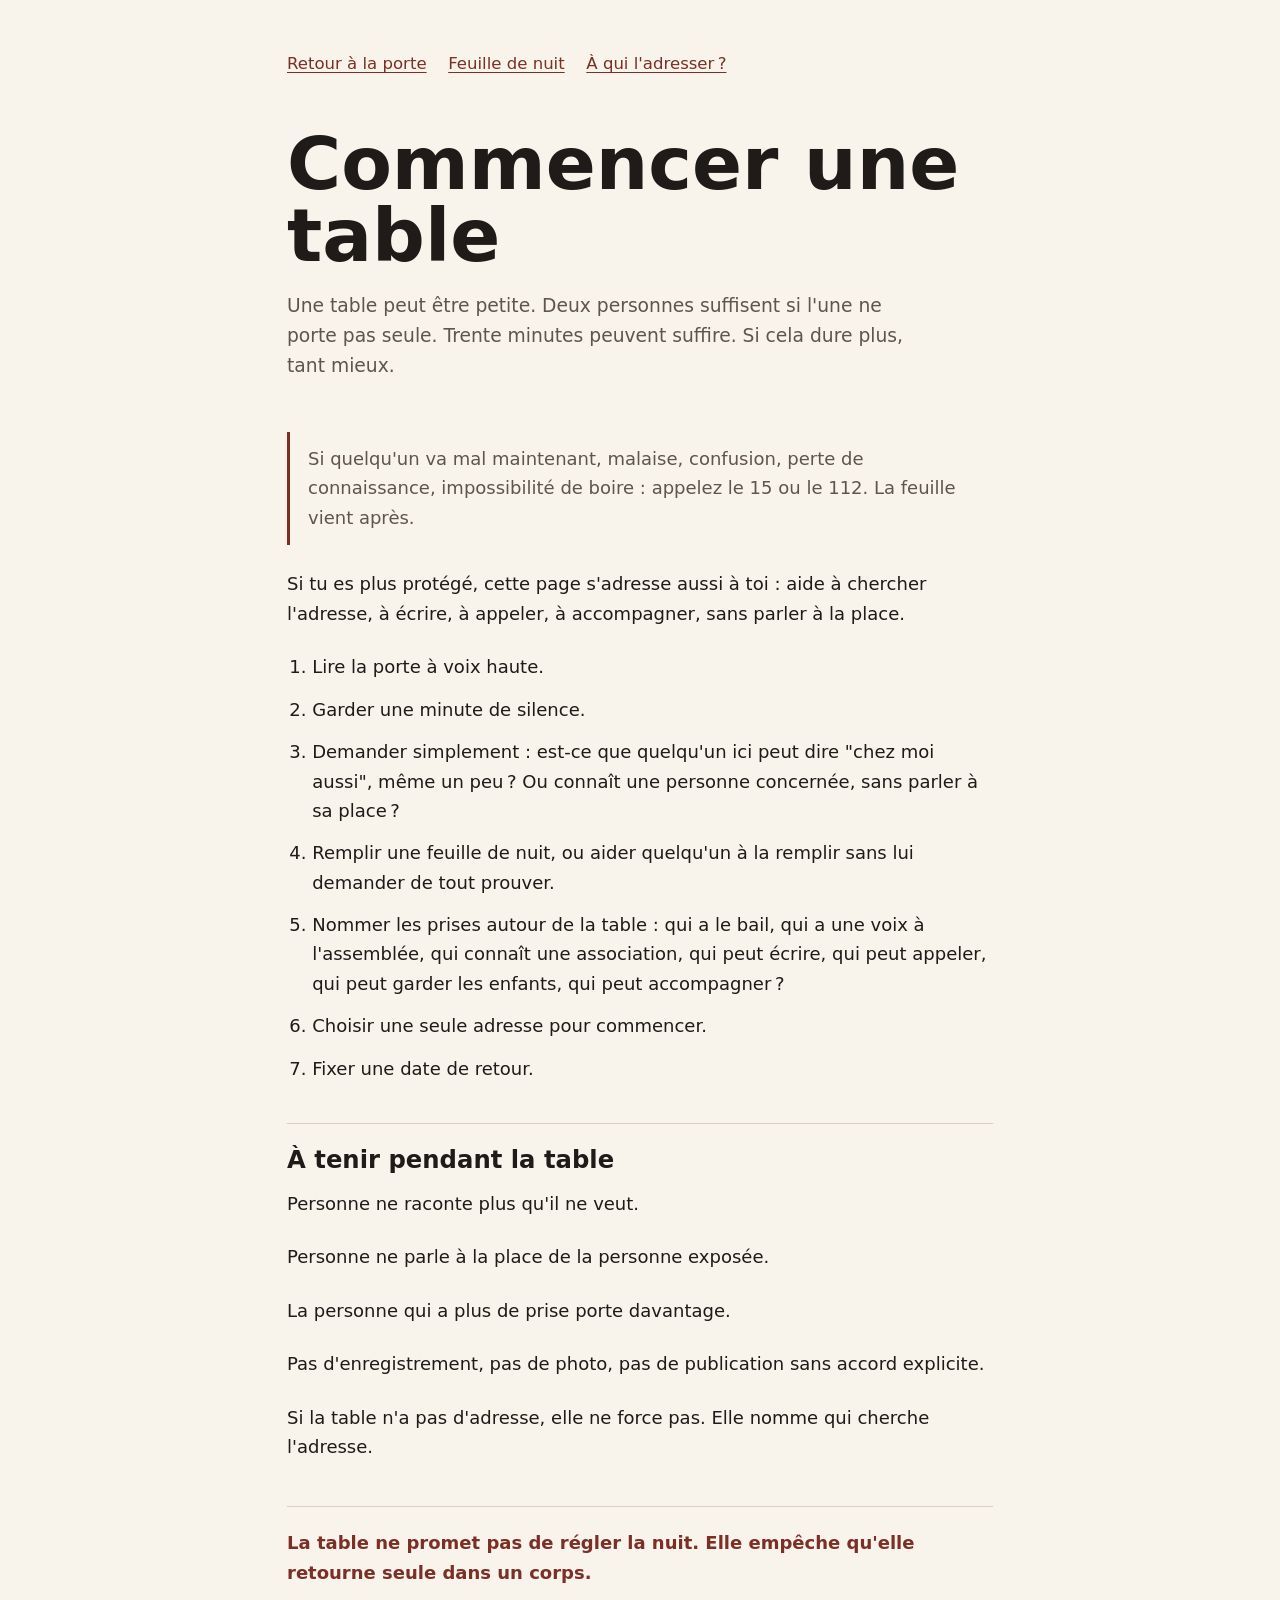
<file: porte-01/commencer-une-table.html>
<!doctype html>
<html lang="fr">
<head>
  <meta charset="utf-8">
  <meta name="viewport" content="width=device-width, initial-scale=1">
  <title>Commencer une table</title>
  <link rel="stylesheet" href="styles.css">
</head>
<body>
  <main class="utility-page">
    <nav class="utility-nav" aria-label="Navigation">
      <a href="index.html">Retour à la porte</a>
      <a href="feuille-de-nuit.pdf" target="_blank" rel="noopener noreferrer">Feuille de nuit</a>
      <a href="a-qui-l-adresser.html" target="_blank" rel="noopener noreferrer">À qui l'adresser&#8239;?</a>
    </nav>

    <header class="utility-header">
      <h1>Commencer une table</h1>
      <p>Une table peut être petite. Deux personnes suffisent si l'une ne porte pas seule. Trente minutes peuvent suffire. Si cela dure plus, tant mieux.</p>
    </header>

    <section class="utility-content">
      <p class="care-note care-note-soft">Si quelqu'un va mal maintenant, malaise, confusion, perte de connaissance, impossibilité de boire : appelez le 15 ou le 112. La feuille vient après.</p>

      <p>Si tu es plus protégé, cette page s'adresse aussi à toi : aide à chercher l'adresse, à écrire, à appeler, à accompagner, sans parler à la place.</p>

      <ol>
        <li>Lire la porte à voix haute.</li>
        <li>Garder une minute de silence.</li>
        <li>Demander simplement : est-ce que quelqu'un ici peut dire "chez moi aussi", même un peu&#8239;? Ou connaît une personne concernée, sans parler à sa place&#8239;?</li>
        <li>Remplir une feuille de nuit, ou aider quelqu'un à la remplir sans lui demander de tout prouver.</li>
        <li>Nommer les prises autour de la table : qui a le bail, qui a une voix à l'assemblée, qui connaît une association, qui peut écrire, qui peut appeler, qui peut garder les enfants, qui peut accompagner&#8239;?</li>
        <li>Choisir une seule adresse pour commencer.</li>
        <li>Fixer une date de retour.</li>
      </ol>

      <section>
        <h2>À tenir pendant la table</h2>
        <p>Personne ne raconte plus qu'il ne veut.</p>
        <p>Personne ne parle à la place de la personne exposée.</p>
        <p>La personne qui a plus de prise porte davantage.</p>
        <p>Pas d'enregistrement, pas de photo, pas de publication sans accord explicite.</p>
        <p>Si la table n'a pas d'adresse, elle ne force pas. Elle nomme qui cherche l'adresse.</p>
      </section>

      <p class="closing-line">La table ne promet pas de régler la nuit. Elle empêche qu'elle retourne seule dans un corps.</p>
    </section>
  </main>
</body>
</html>
</file>
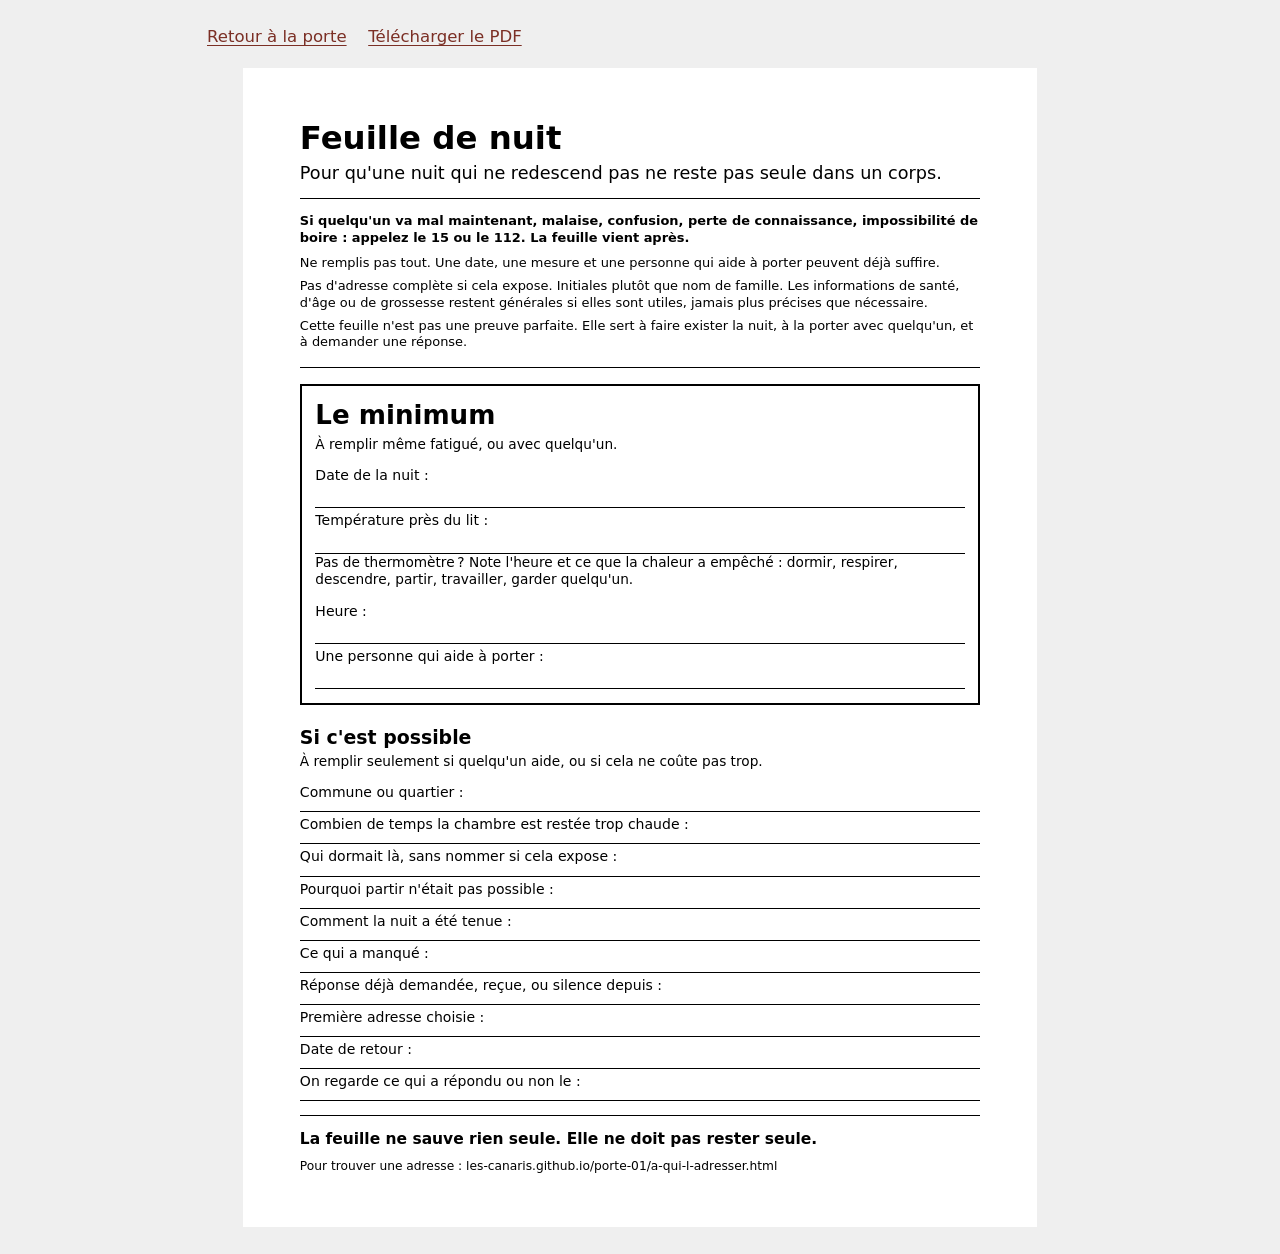
<file: porte-01/feuille-de-nuit.html>
<!doctype html>
<html lang="fr">
<head>
  <meta charset="utf-8">
  <meta name="viewport" content="width=device-width, initial-scale=1">
  <title>Feuille de nuit</title>
  <link rel="stylesheet" href="styles.css">
</head>
<body class="sheet-body">
  <main class="sheet-wrap">
    <nav class="utility-nav no-print" aria-label="Navigation">
      <a href="index.html">Retour à la porte</a>
      <a href="feuille-de-nuit.pdf" target="_blank" rel="noopener noreferrer">Télécharger le PDF</a>
    </nav>

    <article class="sheet-page" aria-labelledby="titre">
      <header class="sheet-head">
        <h1 id="titre">Feuille de nuit</h1>
        <p>Pour qu'une nuit qui ne redescend pas ne reste pas seule dans un corps.</p>
      </header>

      <section class="sheet-guard" aria-label="Attention">
        <p class="sheet-alert">Si quelqu'un va mal maintenant, malaise, confusion, perte de connaissance, impossibilité de boire : appelez le 15 ou le 112. La feuille vient après.</p>
        <p>Ne remplis pas tout. Une date, une mesure et une personne qui aide à porter peuvent déjà suffire.</p>
        <p>Pas d'adresse complète si cela expose. Initiales plutôt que nom de famille. Les informations de santé, d'âge ou de grossesse restent générales si elles sont utiles, jamais plus précises que nécessaire.</p>
        <p>Cette feuille n'est pas une preuve parfaite. Elle sert à faire exister la nuit, à la porter avec quelqu'un, et à demander une réponse.</p>
      </section>

      <section class="sheet-zone sheet-minimum" aria-labelledby="minimum">
        <h2 id="minimum">Le minimum</h2>
        <p>À remplir même fatigué, ou avec quelqu'un.</p>
        <div class="sheet-field"><span>Date de la nuit :</span></div>
        <div class="sheet-field"><span>Température près du lit :</span></div>
        <p class="sheet-help">Pas de thermomètre&#8239;? Note l'heure et ce que la chaleur a empêché : dormir, respirer, descendre, partir, travailler, garder quelqu'un.</p>
        <div class="sheet-field"><span>Heure :</span></div>
        <div class="sheet-field"><span>Une personne qui aide à porter :</span></div>
      </section>

      <section class="sheet-zone sheet-possible" aria-labelledby="possible">
        <h2 id="possible">Si c'est possible</h2>
        <p>À remplir seulement si quelqu'un aide, ou si cela ne coûte pas trop.</p>
        <div class="sheet-field"><span>Commune ou quartier :</span></div>
        <div class="sheet-field"><span>Combien de temps la chambre est restée trop chaude :</span></div>
        <div class="sheet-field"><span>Qui dormait là, sans nommer si cela expose :</span></div>
        <div class="sheet-field"><span>Pourquoi partir n'était pas possible :</span></div>
        <div class="sheet-field"><span>Comment la nuit a été tenue :</span></div>
        <div class="sheet-field"><span>Ce qui a manqué :</span></div>
        <div class="sheet-field"><span>Réponse déjà demandée, reçue, ou silence depuis :</span></div>
        <div class="sheet-field"><span>Première adresse choisie :</span></div>
        <div class="sheet-field"><span>Date de retour :</span></div>
        <div class="sheet-field"><span>On regarde ce qui a répondu ou non le :</span></div>
      </section>

      <p class="sheet-close">La feuille ne sauve rien seule. Elle ne doit pas rester seule.</p>
      <p class="sheet-address">Pour trouver une adresse : les-canaris.github.io/porte-01/a-qui-l-adresser.html</p>
    </article>
  </main>
</body>
</html>
</file>
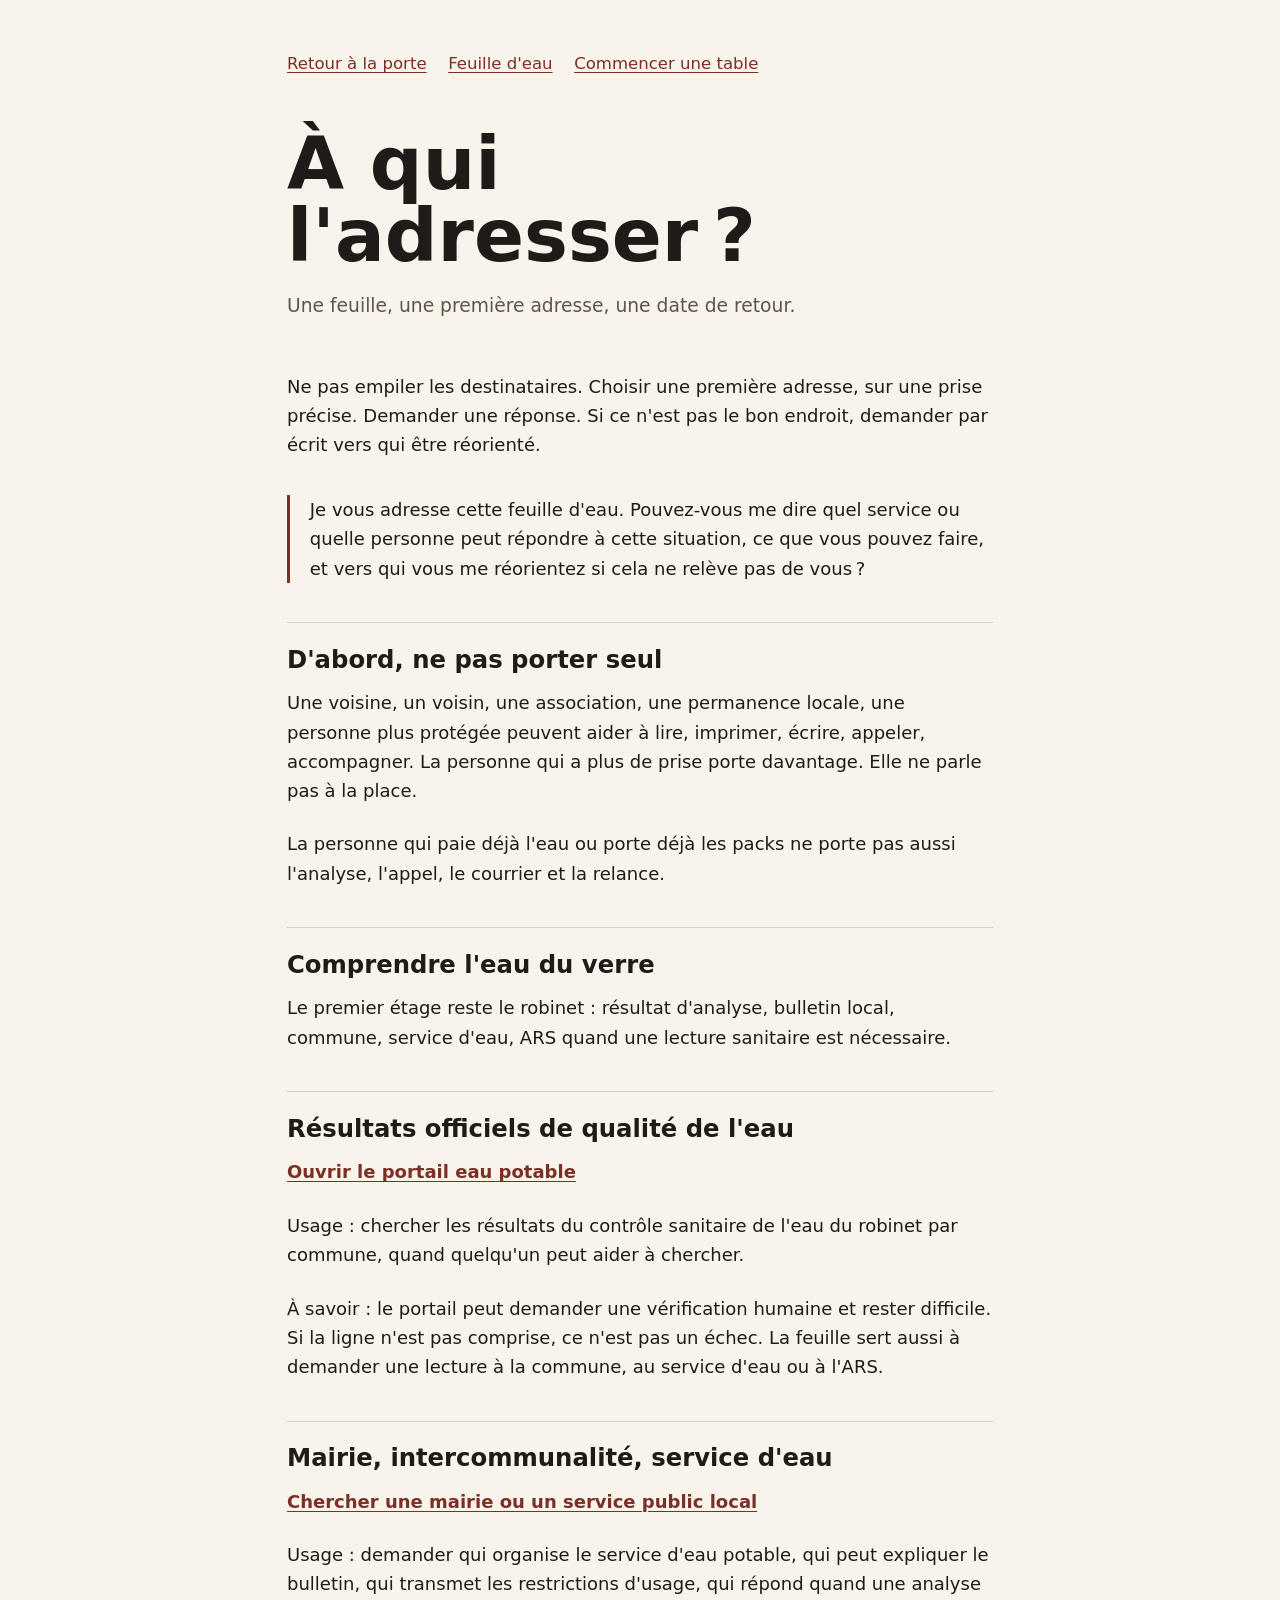
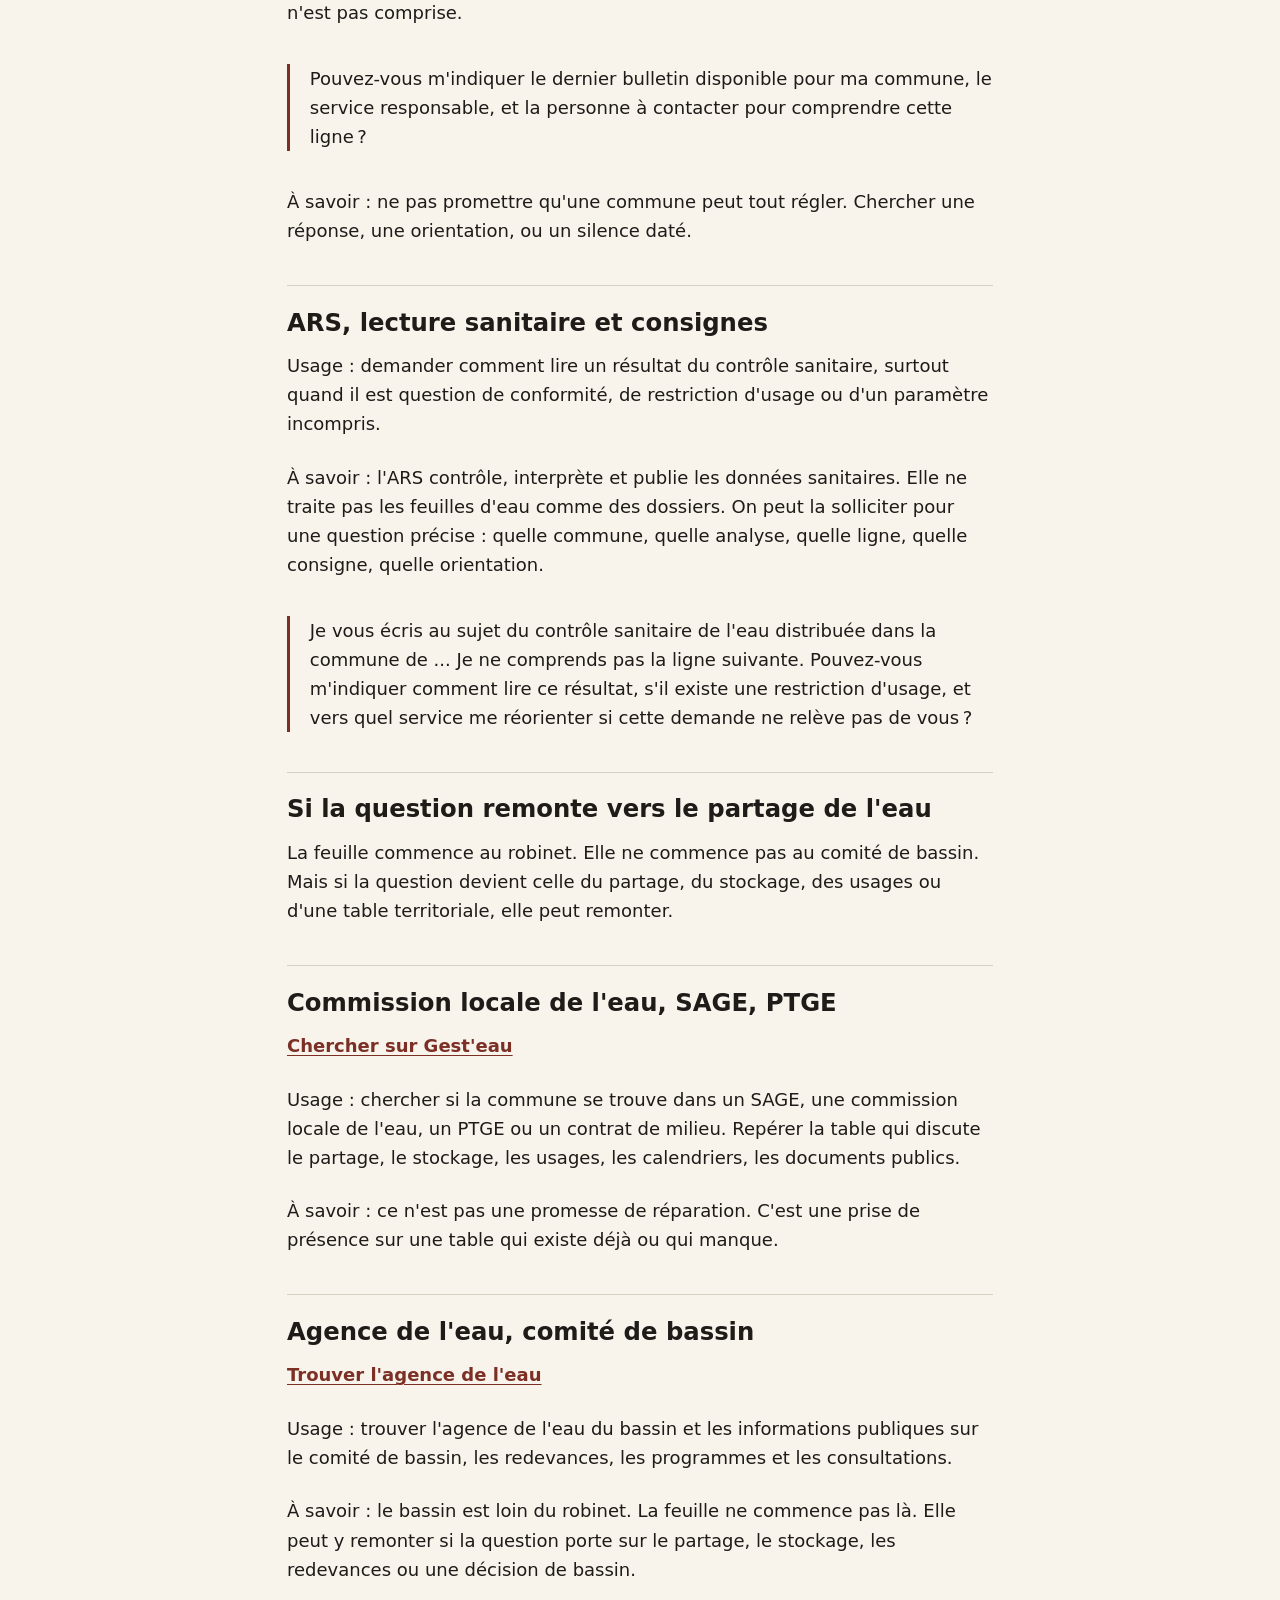
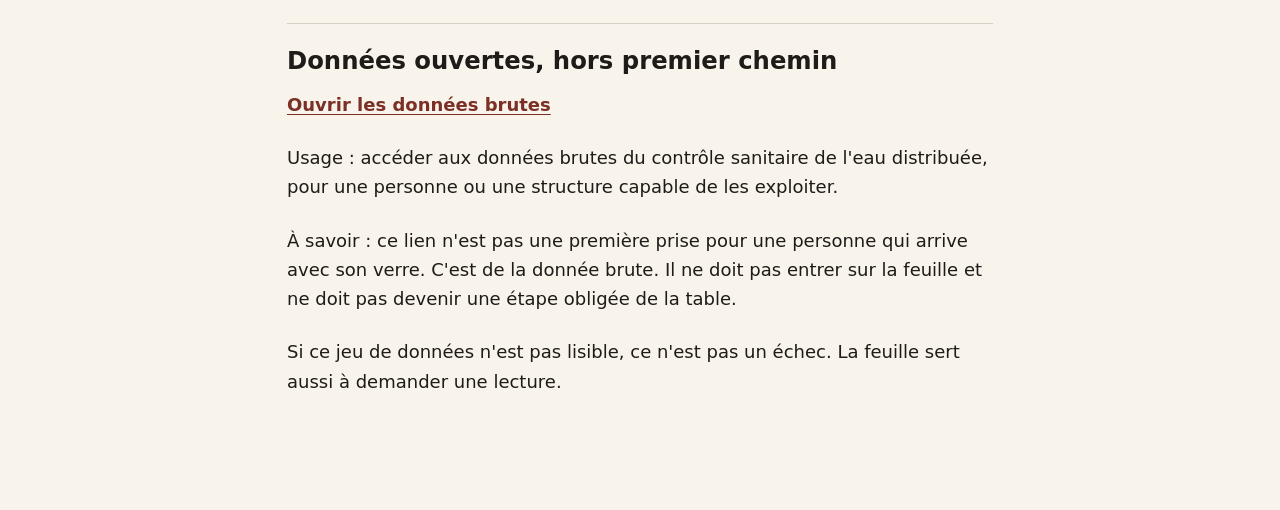
<file: porte-02/a-qui-l-adresser.html>
<!doctype html>
<html lang="fr">
<head>
  <meta charset="utf-8">
  <meta name="viewport" content="width=device-width, initial-scale=1">
  <title>À qui l'adresser&#8239;?</title>
  <link rel="stylesheet" href="styles.css">
</head>
<body>
  <main class="utility-page">
    <nav class="utility-nav" aria-label="Navigation">
      <a href="index.html" target="_blank" rel="noopener noreferrer">Retour à la porte</a>
      <a href="feuille-d-eau.pdf" target="_blank" rel="noopener noreferrer">Feuille d'eau</a>
      <a href="commencer-une-table.html" target="_blank" rel="noopener noreferrer">Commencer une table</a>
    </nav>

    <header class="utility-header">
      <h1>À qui l'adresser&#8239;?</h1>
      <p>Une feuille, une première adresse, une date de retour.</p>
    </header>

    <section class="utility-content">
      <p>Ne pas empiler les destinataires. Choisir une première adresse, sur une prise précise. Demander une réponse. Si ce n'est pas le bon endroit, demander par écrit vers qui être réorienté.</p>

      <blockquote>
        <p>Je vous adresse cette feuille d'eau. Pouvez-vous me dire quel service ou quelle personne peut répondre à cette situation, ce que vous pouvez faire, et vers qui vous me réorientez si cela ne relève pas de vous&#8239;?</p>
      </blockquote>

      <section>
        <h2>D'abord, ne pas porter seul</h2>
        <p>Une voisine, un voisin, une association, une permanence locale, une personne plus protégée peuvent aider à lire, imprimer, écrire, appeler, accompagner. La personne qui a plus de prise porte davantage. Elle ne parle pas à la place.</p>
        <p>La personne qui paie déjà l'eau ou porte déjà les packs ne porte pas aussi l'analyse, l'appel, le courrier et la relance.</p>
      </section>

      <section>
        <h2>Comprendre l'eau du verre</h2>
        <p>Le premier étage reste le robinet : résultat d'analyse, bulletin local, commune, service d'eau, ARS quand une lecture sanitaire est nécessaire.</p>
      </section>

      <section>
        <h2>Résultats officiels de qualité de l'eau</h2>
        <p><a class="source-link" href="https://eaupotable.sante.gouv.fr/" target="_blank" rel="noopener noreferrer">Ouvrir le portail eau potable</a></p>
        <p>Usage : chercher les résultats du contrôle sanitaire de l'eau du robinet par commune, quand quelqu'un peut aider à chercher.</p>
        <p>À savoir : le portail peut demander une vérification humaine et rester difficile. Si la ligne n'est pas comprise, ce n'est pas un échec. La feuille sert aussi à demander une lecture à la commune, au service d'eau ou à l'ARS.</p>
      </section>

      <section>
        <h2>Mairie, intercommunalité, service d'eau</h2>
        <p><a class="source-link" href="https://lannuaire.service-public.gouv.fr/" target="_blank" rel="noopener noreferrer">Chercher une mairie ou un service public local</a></p>
        <p>Usage : demander qui organise le service d'eau potable, qui peut expliquer le bulletin, qui transmet les restrictions d'usage, qui répond quand une analyse n'est pas comprise.</p>
        <blockquote>
          <p>Pouvez-vous m'indiquer le dernier bulletin disponible pour ma commune, le service responsable, et la personne à contacter pour comprendre cette ligne&#8239;?</p>
        </blockquote>
        <p>À savoir : ne pas promettre qu'une commune peut tout régler. Chercher une réponse, une orientation, ou un silence daté.</p>
      </section>

      <section>
        <h2>ARS, lecture sanitaire et consignes</h2>
        <p>Usage : demander comment lire un résultat du contrôle sanitaire, surtout quand il est question de conformité, de restriction d'usage ou d'un paramètre incompris.</p>
        <p>À savoir : l'ARS contrôle, interprète et publie les données sanitaires. Elle ne traite pas les feuilles d'eau comme des dossiers. On peut la solliciter pour une question précise : quelle commune, quelle analyse, quelle ligne, quelle consigne, quelle orientation.</p>
        <blockquote>
          <p>Je vous écris au sujet du contrôle sanitaire de l'eau distribuée dans la commune de ... Je ne comprends pas la ligne suivante. Pouvez-vous m'indiquer comment lire ce résultat, s'il existe une restriction d'usage, et vers quel service me réorienter si cette demande ne relève pas de vous&#8239;?</p>
        </blockquote>
      </section>

      <section>
        <h2>Si la question remonte vers le partage de l'eau</h2>
        <p>La feuille commence au robinet. Elle ne commence pas au comité de bassin. Mais si la question devient celle du partage, du stockage, des usages ou d'une table territoriale, elle peut remonter.</p>
      </section>

      <section>
        <h2>Commission locale de l'eau, SAGE, PTGE</h2>
        <p><a class="source-link" href="https://www.gesteau.fr/" target="_blank" rel="noopener noreferrer">Chercher sur Gest'eau</a></p>
        <p>Usage : chercher si la commune se trouve dans un SAGE, une commission locale de l'eau, un PTGE ou un contrat de milieu. Repérer la table qui discute le partage, le stockage, les usages, les calendriers, les documents publics.</p>
        <p>À savoir : ce n'est pas une promesse de réparation. C'est une prise de présence sur une table qui existe déjà ou qui manque.</p>
      </section>

      <section>
        <h2>Agence de l'eau, comité de bassin</h2>
        <p><a class="source-link" href="https://www.lesagencesdeleau.fr/" target="_blank" rel="noopener noreferrer">Trouver l'agence de l'eau</a></p>
        <p>Usage : trouver l'agence de l'eau du bassin et les informations publiques sur le comité de bassin, les redevances, les programmes et les consultations.</p>
        <p>À savoir : le bassin est loin du robinet. La feuille ne commence pas là. Elle peut y remonter si la question porte sur le partage, le stockage, les redevances ou une décision de bassin.</p>
      </section>

      <section>
        <h2>Données ouvertes, hors premier chemin</h2>
        <p><a class="source-link" href="https://www.data.gouv.fr/datasets/resultats-du-controle-sanitaire-de-leau-distribuee-commune-par-commune" target="_blank" rel="noopener noreferrer">Ouvrir les données brutes</a></p>
        <p>Usage : accéder aux données brutes du contrôle sanitaire de l'eau distribuée, pour une personne ou une structure capable de les exploiter.</p>
        <p>À savoir : ce lien n'est pas une première prise pour une personne qui arrive avec son verre. C'est de la donnée brute. Il ne doit pas entrer sur la feuille et ne doit pas devenir une étape obligée de la table.</p>
        <p>Si ce jeu de données n'est pas lisible, ce n'est pas un échec. La feuille sert aussi à demander une lecture.</p>
      </section>

    </section>
  </main>
</body>
</html>
</file>
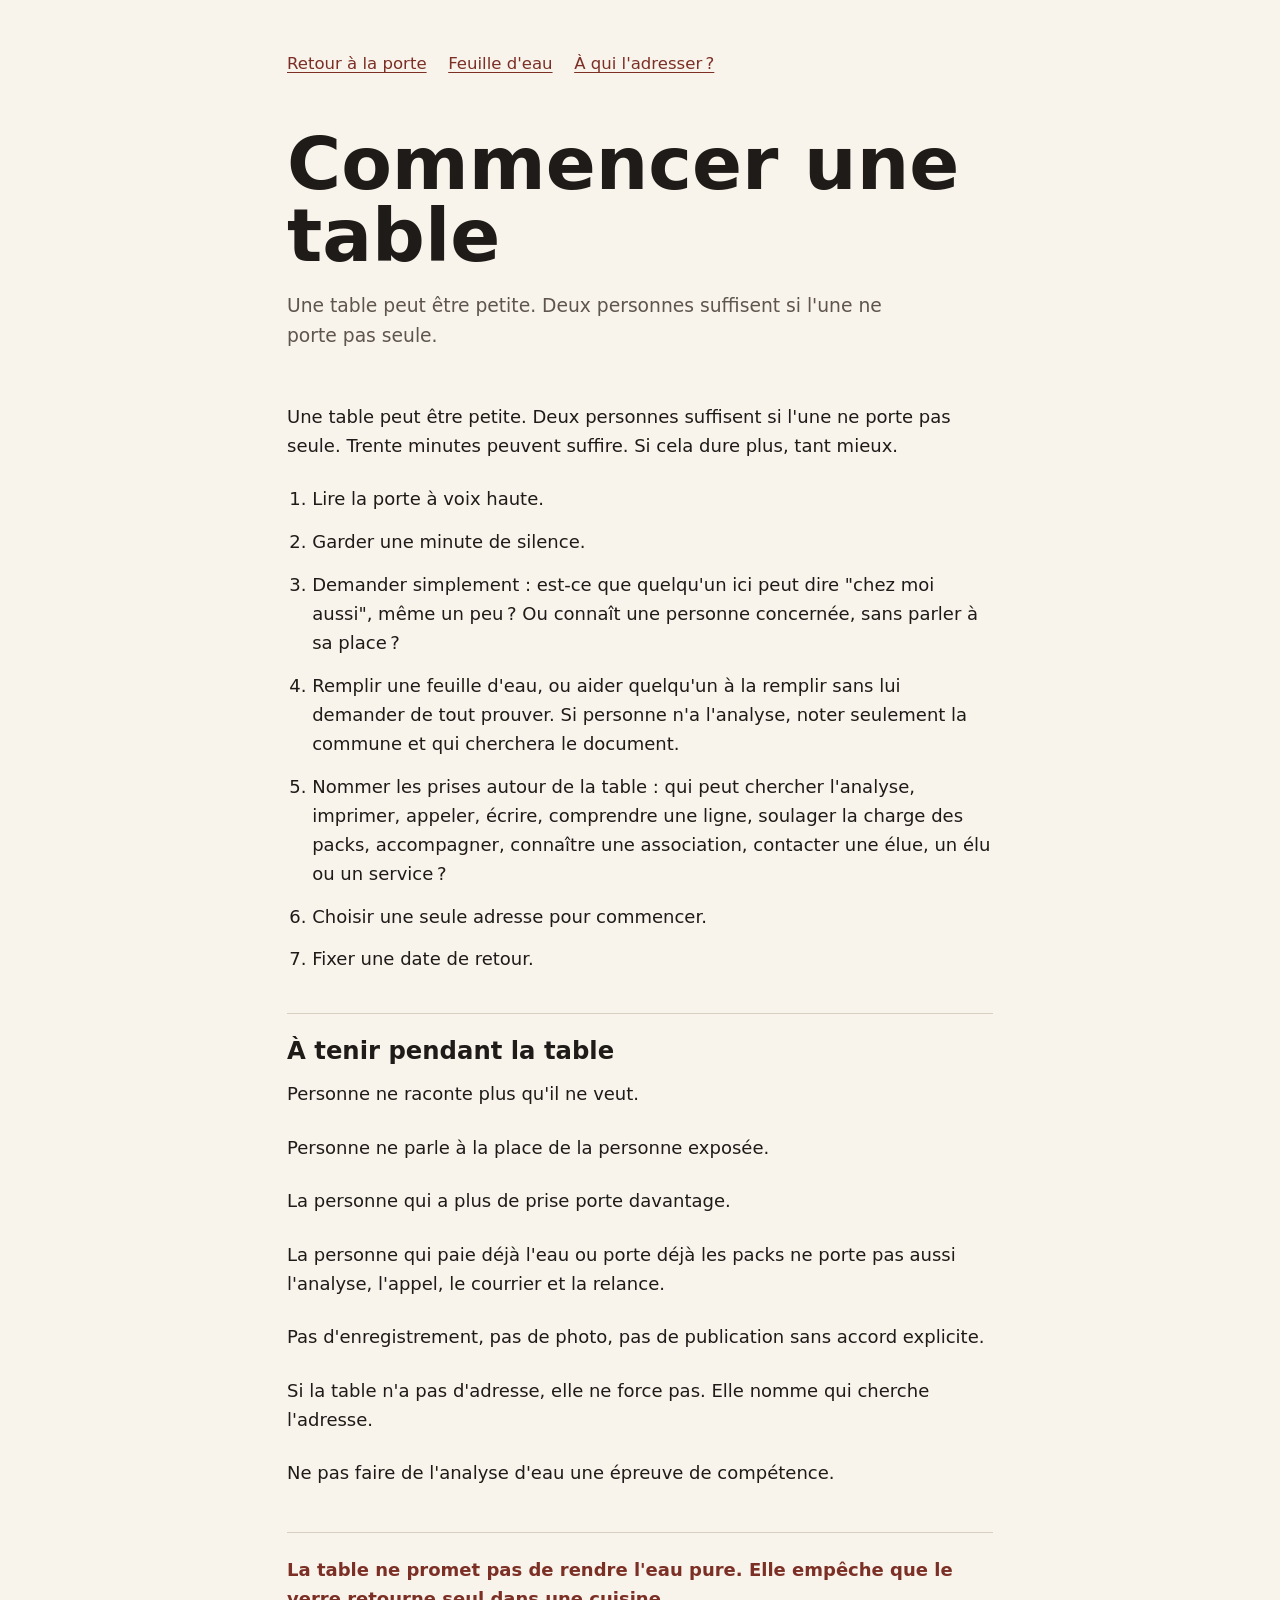
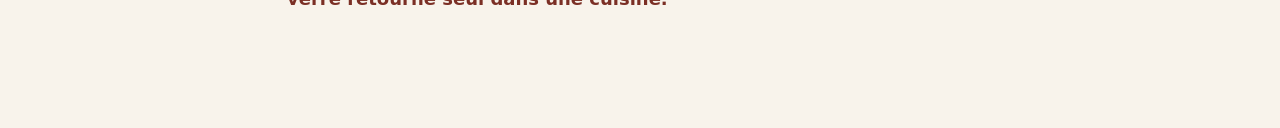
<file: porte-02/commencer-une-table.html>
<!doctype html>
<html lang="fr">
<head>
  <meta charset="utf-8">
  <meta name="viewport" content="width=device-width, initial-scale=1">
  <title>Commencer une table</title>
  <link rel="stylesheet" href="styles.css">
</head>
<body>
  <main class="utility-page">
    <nav class="utility-nav" aria-label="Navigation">
      <a href="index.html" target="_blank" rel="noopener noreferrer">Retour à la porte</a>
      <a href="feuille-d-eau.pdf" target="_blank" rel="noopener noreferrer">Feuille d'eau</a>
      <a href="a-qui-l-adresser.html" target="_blank" rel="noopener noreferrer">À qui l'adresser&#8239;?</a>
    </nav>

    <header class="utility-header">
      <h1>Commencer une table</h1>
      <p>Une table peut être petite. Deux personnes suffisent si l'une ne porte pas seule.</p>
    </header>

    <section class="utility-content">
      <p>Une table peut être petite. Deux personnes suffisent si l'une ne porte pas seule. Trente minutes peuvent suffire. Si cela dure plus, tant mieux.</p>

      <ol>
        <li>Lire la porte à voix haute.</li>
        <li>Garder une minute de silence.</li>
        <li>Demander simplement : est-ce que quelqu'un ici peut dire "chez moi aussi", même un peu&#8239;? Ou connaît une personne concernée, sans parler à sa place&#8239;?</li>
        <li>Remplir une feuille d'eau, ou aider quelqu'un à la remplir sans lui demander de tout prouver. Si personne n'a l'analyse, noter seulement la commune et qui cherchera le document.</li>
        <li>Nommer les prises autour de la table : qui peut chercher l'analyse, imprimer, appeler, écrire, comprendre une ligne, soulager la charge des packs, accompagner, connaître une association, contacter une élue, un élu ou un service&#8239;?</li>
        <li>Choisir une seule adresse pour commencer.</li>
        <li>Fixer une date de retour.</li>
      </ol>

      <section>
        <h2>À tenir pendant la table</h2>
        <p>Personne ne raconte plus qu'il ne veut.</p>
        <p>Personne ne parle à la place de la personne exposée.</p>
        <p>La personne qui a plus de prise porte davantage.</p>
        <p>La personne qui paie déjà l'eau ou porte déjà les packs ne porte pas aussi l'analyse, l'appel, le courrier et la relance.</p>
        <p>Pas d'enregistrement, pas de photo, pas de publication sans accord explicite.</p>
        <p>Si la table n'a pas d'adresse, elle ne force pas. Elle nomme qui cherche l'adresse.</p>
        <p>Ne pas faire de l'analyse d'eau une épreuve de compétence.</p>
      </section>

      <p class="closing-line">La table ne promet pas de rendre l'eau pure. Elle empêche que le verre retourne seul dans une cuisine.</p>

    </section>
  </main>
</body>
</html>
</file>
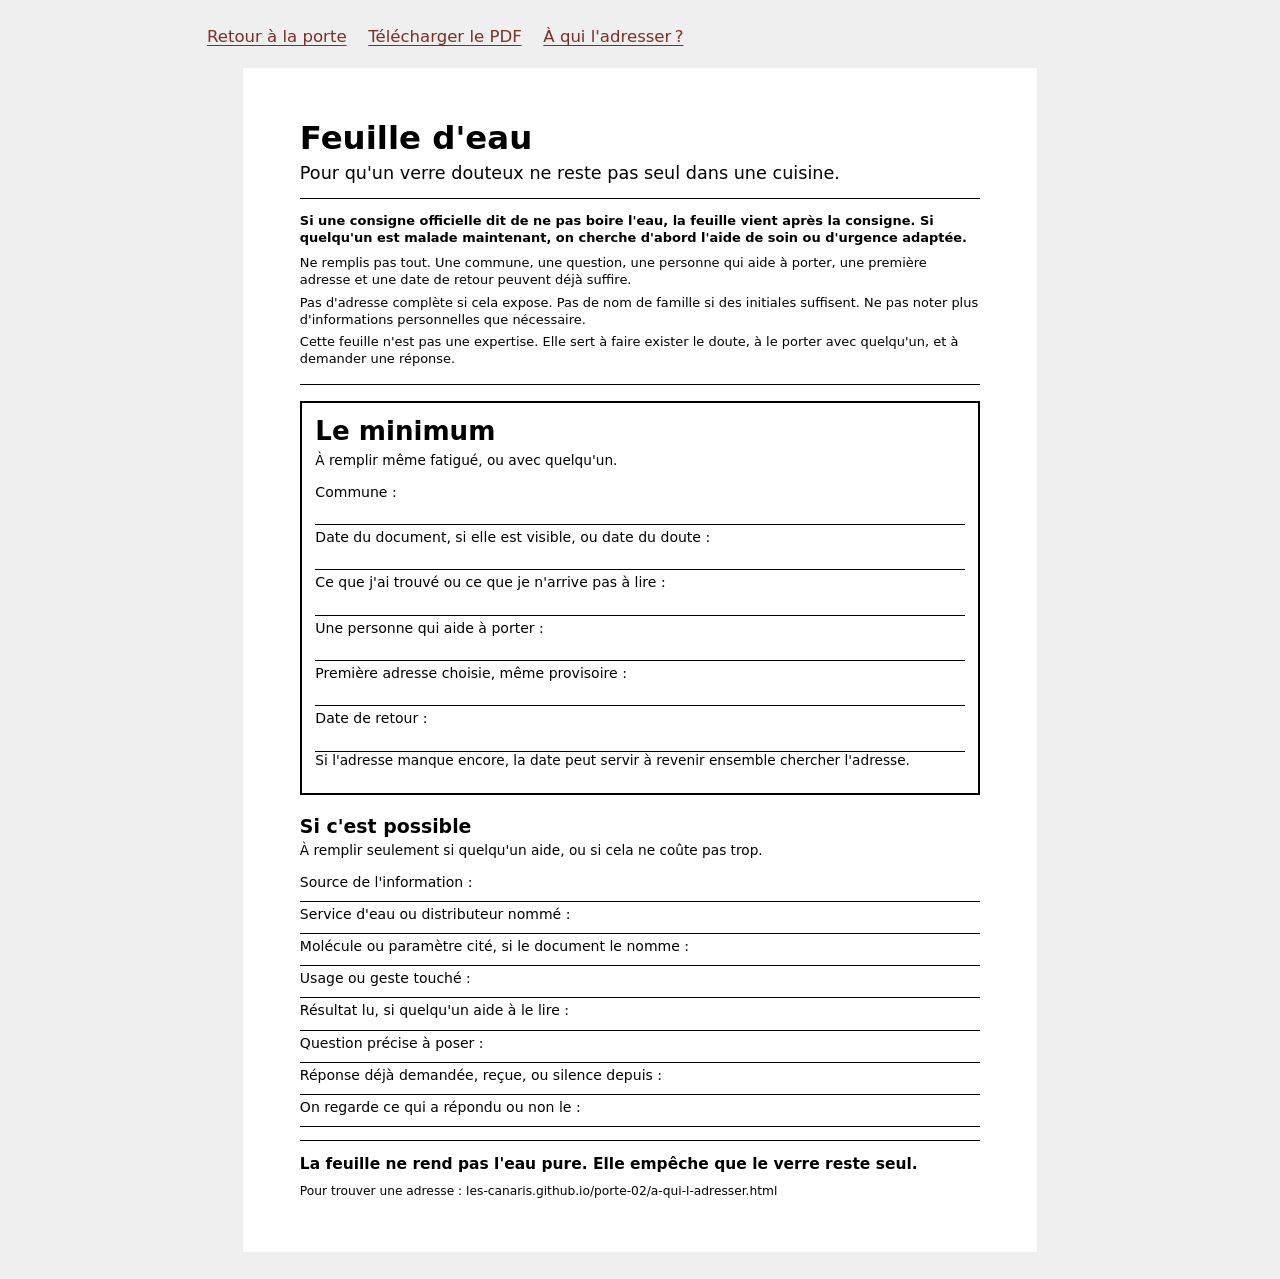
<file: porte-02/feuille-d-eau.html>
<!doctype html>
<html lang="fr">
<head>
  <meta charset="utf-8">
  <meta name="viewport" content="width=device-width, initial-scale=1">
  <title>Feuille d'eau</title>
  <link rel="stylesheet" href="styles.css">
</head>
<body class="sheet-body">
  <main class="sheet-wrap">
    <nav class="utility-nav no-print" aria-label="Navigation">
      <a href="index.html" target="_blank" rel="noopener noreferrer">Retour à la porte</a>
      <a href="feuille-d-eau.pdf" target="_blank" rel="noopener noreferrer">Télécharger le PDF</a>
      <a href="a-qui-l-adresser.html" target="_blank" rel="noopener noreferrer">À qui l'adresser&#8239;?</a>
    </nav>

    <article class="sheet-page" aria-labelledby="titre">
      <header class="sheet-head">
        <h1 id="titre">Feuille d'eau</h1>
        <p>Pour qu'un verre douteux ne reste pas seul dans une cuisine.</p>
      </header>

      <section class="sheet-guard" aria-label="Attention">
        <p class="sheet-alert">Si une consigne officielle dit de ne pas boire l'eau, la feuille vient après la consigne. Si quelqu'un est malade maintenant, on cherche d'abord l'aide de soin ou d'urgence adaptée.</p>
        <p>Ne remplis pas tout. Une commune, une question, une personne qui aide à porter, une première adresse et une date de retour peuvent déjà suffire.</p>
        <p>Pas d'adresse complète si cela expose. Pas de nom de famille si des initiales suffisent. Ne pas noter plus d'informations personnelles que nécessaire.</p>
        <p>Cette feuille n'est pas une expertise. Elle sert à faire exister le doute, à le porter avec quelqu'un, et à demander une réponse.</p>
      </section>

      <section class="sheet-zone sheet-minimum" aria-labelledby="minimum">
        <h2 id="minimum">Le minimum</h2>
        <p>À remplir même fatigué, ou avec quelqu'un.</p>
        <div class="sheet-field"><span>Commune :</span></div>
        <div class="sheet-field"><span>Date du document, si elle est visible, ou date du doute :</span></div>
        <div class="sheet-field"><span>Ce que j'ai trouvé ou ce que je n'arrive pas à lire :</span></div>
        <div class="sheet-field"><span>Une personne qui aide à porter :</span></div>
        <div class="sheet-field"><span>Première adresse choisie, même provisoire :</span></div>
        <div class="sheet-field"><span>Date de retour :</span></div>
        <p class="sheet-help">Si l'adresse manque encore, la date peut servir à revenir ensemble chercher l'adresse.</p>
      </section>

      <section class="sheet-zone sheet-possible" aria-labelledby="possible">
        <h2 id="possible">Si c'est possible</h2>
        <p>À remplir seulement si quelqu'un aide, ou si cela ne coûte pas trop.</p>
        <div class="sheet-field"><span>Source de l'information :</span></div>
        <div class="sheet-field"><span>Service d'eau ou distributeur nommé :</span></div>
        <div class="sheet-field"><span>Molécule ou paramètre cité, si le document le nomme :</span></div>
        <div class="sheet-field"><span>Usage ou geste touché :</span></div>
        <div class="sheet-field"><span>Résultat lu, si quelqu'un aide à le lire :</span></div>
        <div class="sheet-field"><span>Question précise à poser :</span></div>
        <div class="sheet-field"><span>Réponse déjà demandée, reçue, ou silence depuis :</span></div>
        <div class="sheet-field"><span>On regarde ce qui a répondu ou non le :</span></div>
      </section>

      <p class="sheet-close">La feuille ne rend pas l'eau pure. Elle empêche que le verre reste seul.</p>
      <p class="sheet-address">Pour trouver une adresse : les-canaris.github.io/porte-02/a-qui-l-adresser.html</p>
    </article>
  </main>
</body>
</html>
</file>
<file: et-nous/styles.css>
:root {
  color-scheme: light;
  --paper: #f8f3eb;
  --ink: #1e1b18;
  --muted: #5e554d;
  --rule: #d8cfc3;
  --accent: #7b2f25;
}

* {
  box-sizing: border-box;
}

html {
  font-size: 18px;
}

body {
  margin: 0;
  background: var(--paper);
  color: var(--ink);
  font-family: system-ui, -apple-system, BlinkMacSystemFont, "Segoe UI", sans-serif;
  text-rendering: optimizeLegibility;
}

.page {
  width: min(100%, 760px);
  margin: 0 auto;
  padding: 4.5rem 1.5rem 5rem;
}

.reading-header {
  margin-bottom: 3rem;
  color: var(--muted);
}

.kicker,
.note {
  margin: 0;
  font-size: 0.88rem;
  line-height: 1.55;
}

.kicker {
  letter-spacing: 0;
  color: var(--accent);
}

.note {
  margin-top: 0.4rem;
}

.text {
  font-family: Georgia, "Times New Roman", serif;
}

h1 {
  max-width: 12ch;
  margin: 0 0 2.5rem;
  font-family: system-ui, -apple-system, BlinkMacSystemFont, "Segoe UI", sans-serif;
  font-size: clamp(2.2rem, 8vw, 4.1rem);
  line-height: 0.98;
  font-weight: 720;
  letter-spacing: 0;
}

p {
  margin: 0 0 1.35rem;
  font-size: 1.08rem;
  line-height: 1.72;
}

.spoken {
  margin: 0.5rem 0 1.5rem;
  color: var(--accent);
  font-family: system-ui, -apple-system, BlinkMacSystemFont, "Segoe UI", sans-serif;
  font-size: 1.02rem;
}

.after-reading {
  margin-top: 4rem;
  padding-top: 2rem;
  border-top: 1px solid var(--rule);
}

.after-reading h2,
.utility-content h2,
.sheet-zone h2 {
  margin: 0 0 0.8rem;
  font-family: system-ui, -apple-system, BlinkMacSystemFont, "Segoe UI", sans-serif;
  font-size: 1.35rem;
  line-height: 1.2;
  letter-spacing: 0;
}

.after-reading p {
  max-width: 34rem;
  color: var(--muted);
  font-family: system-ui, -apple-system, BlinkMacSystemFont, "Segoe UI", sans-serif;
  font-size: 0.98rem;
  line-height: 1.6;
}

.after-links,
.utility-nav {
  display: flex;
  flex-wrap: wrap;
  gap: 0.7rem 1.2rem;
  align-items: center;
}

a {
  color: var(--accent);
  text-underline-offset: 0.18em;
}

a:focus-visible {
  outline: 2px solid var(--accent);
  outline-offset: 4px;
}

.utility-page {
  width: min(100%, 760px);
  margin: 0 auto;
  padding: 3rem 1.5rem 5rem;
}

.utility-nav {
  margin-bottom: 3rem;
  font-size: 0.92rem;
}

.utility-header {
  margin-bottom: 2.8rem;
}

.utility-header h1 {
  max-width: 14ch;
  margin-bottom: 1.1rem;
}

.utility-header > p:last-child {
  max-width: 35rem;
  color: var(--muted);
  font-family: system-ui, -apple-system, BlinkMacSystemFont, "Segoe UI", sans-serif;
  font-size: 1.04rem;
  line-height: 1.6;
}

.utility-content {
  font-family: system-ui, -apple-system, BlinkMacSystemFont, "Segoe UI", sans-serif;
}

.utility-content section {
  margin-top: 2.2rem;
  padding-top: 1.2rem;
  border-top: 1px solid var(--rule);
}

.utility-content p,
.utility-content li {
  font-size: 1rem;
  line-height: 1.62;
}

.utility-content ol {
  margin: 0;
  padding-left: 1.4rem;
}

.utility-content li {
  margin-bottom: 0.75rem;
}

blockquote {
  margin: 2rem 0;
  padding: 0 0 0 1.1rem;
  border-left: 3px solid var(--accent);
  color: var(--ink);
}

.care-note {
  margin: 0 0 1.35rem;
  padding: 0.7rem 0 0.75rem 1rem;
  border-left: 3px solid var(--accent);
  color: var(--ink);
}

.care-note-soft {
  color: var(--muted);
}

.source-link {
  font-weight: 650;
}

.closing-line {
  margin-top: 2.5rem;
  padding-top: 1.2rem;
  border-top: 1px solid var(--rule);
  color: var(--accent);
  font-weight: 650;
}

.sheet-body {
  background: #efefef;
  color: #000000;
}

.sheet-wrap {
  width: min(100%, 920px);
  margin: 0 auto;
  padding: 1.5rem;
}

.sheet-wrap .utility-nav {
  margin-bottom: 1.2rem;
}

.sheet-page {
  width: 210mm;
  min-height: 297mm;
  margin: 0 auto;
  padding: 14mm 15mm;
  background: #ffffff;
  color: #000000;
  font-family: system-ui, -apple-system, BlinkMacSystemFont, "Segoe UI", sans-serif;
}

.sheet-head h1 {
  max-width: none;
  margin: 0 0 0.3rem;
  font-size: 1.8rem;
  line-height: 1.1;
  color: #000000;
}

.sheet-head p,
.sheet-guard p,
.sheet-zone p,
.sheet-close,
.sheet-address {
  margin: 0;
  font-family: system-ui, -apple-system, BlinkMacSystemFont, "Segoe UI", sans-serif;
  color: #000000;
}

.sheet-head p {
  font-size: 0.98rem;
  line-height: 1.35;
}

.sheet-guard {
  margin-top: 0.7rem;
  padding: 0.8rem 0 0.9rem;
  border-top: 1px solid #000000;
  border-bottom: 1px solid #000000;
}

.sheet-guard p {
  margin-bottom: 0.35rem;
  font-size: 0.72rem;
  line-height: 1.28;
}

.sheet-guard .sheet-alert {
  margin-bottom: 0.5rem;
  font-weight: 700;
}

.sheet-guard p:last-child {
  margin-bottom: 0;
}

.sheet-zone {
  margin-top: 0.9rem;
}

.sheet-zone h2 {
  margin-bottom: 0.25rem;
  color: #000000;
}

.sheet-zone p {
  margin-bottom: 0.55rem;
  font-size: 0.76rem;
  line-height: 1.28;
}

.sheet-minimum {
  padding: 0.75rem;
  border: 2px solid #000000;
}

.sheet-minimum h2 {
  font-size: 1.45rem;
}

.sheet-minimum .sheet-field {
  min-height: 12mm;
}

.sheet-possible {
  padding-top: 0.25rem;
}

.sheet-possible h2 {
  font-size: 1.05rem;
}

.sheet-field {
  position: relative;
  min-height: 8.5mm;
  border-bottom: 1px solid #000000;
}

.sheet-field span {
  display: inline-block;
  padding-right: 0.35rem;
  background: #ffffff;
  font-size: 0.78rem;
  line-height: 1.35;
}

.sheet-help {
  margin: -0.05rem 0 0.15rem;
  font-size: 0.62rem;
  line-height: 1.24;
}

.sheet-close {
  margin-top: 0.75rem;
  padding-top: 0.55rem;
  border-top: 1px solid #000000;
  font-size: 0.86rem;
  font-weight: 700;
}

.sheet-address {
  margin-top: 0.35rem;
  font-size: 0.68rem;
  line-height: 1.25;
}

@media (max-width: 520px) {
  html {
    font-size: 17px;
  }

  .page {
    padding: 2.75rem 1.15rem 4rem;
  }

  .reading-header {
    margin-bottom: 2.4rem;
  }

  h1 {
    max-width: 10ch;
    margin-bottom: 2rem;
  }

  p {
    font-size: 1.04rem;
    line-height: 1.7;
    margin-bottom: 1.25rem;
  }

  .after-links,
  .utility-nav {
    align-items: flex-start;
    flex-direction: column;
  }

  .utility-page {
    padding: 2.4rem 1.15rem 4rem;
  }

  .sheet-wrap {
    padding: 0.8rem;
    overflow-x: visible;
  }

  .sheet-page {
    width: 100%;
    min-height: auto;
    padding: 1rem;
  }
}

@media print {
  @page {
    size: A4;
    margin: 0;
  }

  :root {
    --paper: #ffffff;
    --ink: #000000;
    --muted: #333333;
    --accent: #000000;
  }

  body {
    background: #ffffff;
  }

  .page {
    width: auto;
    padding: 0;
  }

  .no-print,
  .utility-nav {
    display: none;
  }

  .reading-header {
    margin-bottom: 1.5rem;
  }

  h1 {
    max-width: none;
    font-size: 28pt;
    line-height: 1.08;
    margin-bottom: 1.5rem;
  }

  p {
    font-size: 12pt;
    line-height: 1.55;
    margin-bottom: 0.8rem;
  }

  .sheet-body {
    background: #ffffff;
  }

  .sheet-wrap {
    width: auto;
    padding: 0;
  }

  .sheet-page {
    width: 210mm;
    min-height: 297mm;
    padding: 14mm 15mm;
  }
}

/* Note factuelle (ajout pour la lettre) */
.sources ul {
  margin: 0.4rem 0 1.6rem;
  padding-left: 1.1rem;
}

.sources li {
  margin-bottom: 0.7rem;
  color: var(--muted);
  font-family: system-ui, -apple-system, BlinkMacSystemFont, "Segoe UI", sans-serif;
  font-size: 0.9rem;
  line-height: 1.55;
}

.sources li strong {
  color: var(--ink);
}

.sources a {
  overflow-wrap: anywhere;
}
</file>
<file: porte-01/styles.css>
:root {
  color-scheme: light;
  --paper: #f8f3eb;
  --ink: #1e1b18;
  --muted: #5e554d;
  --rule: #d8cfc3;
  --accent: #7b2f25;
}

* {
  box-sizing: border-box;
}

html {
  font-size: 18px;
}

body {
  margin: 0;
  background: var(--paper);
  color: var(--ink);
  font-family: system-ui, -apple-system, BlinkMacSystemFont, "Segoe UI", sans-serif;
  text-rendering: optimizeLegibility;
}

.page {
  width: min(100%, 760px);
  margin: 0 auto;
  padding: 4.5rem 1.5rem 5rem;
}

.reading-header {
  margin-bottom: 3rem;
  color: var(--muted);
}

.kicker,
.note {
  margin: 0;
  font-size: 0.88rem;
  line-height: 1.55;
}

.kicker {
  letter-spacing: 0;
  color: var(--accent);
}

.note {
  margin-top: 0.4rem;
}

.text {
  font-family: Georgia, "Times New Roman", serif;
}

h1 {
  max-width: 12ch;
  margin: 0 0 2.5rem;
  font-family: system-ui, -apple-system, BlinkMacSystemFont, "Segoe UI", sans-serif;
  font-size: clamp(2.2rem, 8vw, 4.1rem);
  line-height: 0.98;
  font-weight: 720;
  letter-spacing: 0;
}

p {
  margin: 0 0 1.35rem;
  font-size: 1.08rem;
  line-height: 1.72;
}

.spoken {
  margin: 0.5rem 0 1.5rem;
  color: var(--accent);
  font-family: system-ui, -apple-system, BlinkMacSystemFont, "Segoe UI", sans-serif;
  font-size: 1.02rem;
}

.after-reading {
  margin-top: 4rem;
  padding-top: 2rem;
  border-top: 1px solid var(--rule);
}

.after-reading h2,
.utility-content h2,
.sheet-zone h2 {
  margin: 0 0 0.8rem;
  font-family: system-ui, -apple-system, BlinkMacSystemFont, "Segoe UI", sans-serif;
  font-size: 1.35rem;
  line-height: 1.2;
  letter-spacing: 0;
}

.after-reading p {
  max-width: 34rem;
  color: var(--muted);
  font-family: system-ui, -apple-system, BlinkMacSystemFont, "Segoe UI", sans-serif;
  font-size: 0.98rem;
  line-height: 1.6;
}

.after-links,
.utility-nav {
  display: flex;
  flex-wrap: wrap;
  gap: 0.7rem 1.2rem;
  align-items: center;
}

a {
  color: var(--accent);
  text-underline-offset: 0.18em;
}

a:focus-visible {
  outline: 2px solid var(--accent);
  outline-offset: 4px;
}

.utility-page {
  width: min(100%, 760px);
  margin: 0 auto;
  padding: 3rem 1.5rem 5rem;
}

.utility-nav {
  margin-bottom: 3rem;
  font-size: 0.92rem;
}

.utility-header {
  margin-bottom: 2.8rem;
}

.utility-header h1 {
  max-width: 14ch;
  margin-bottom: 1.1rem;
}

.utility-header > p:last-child {
  max-width: 35rem;
  color: var(--muted);
  font-family: system-ui, -apple-system, BlinkMacSystemFont, "Segoe UI", sans-serif;
  font-size: 1.04rem;
  line-height: 1.6;
}

.utility-content {
  font-family: system-ui, -apple-system, BlinkMacSystemFont, "Segoe UI", sans-serif;
}

.utility-content section {
  margin-top: 2.2rem;
  padding-top: 1.2rem;
  border-top: 1px solid var(--rule);
}

.utility-content p,
.utility-content li {
  font-size: 1rem;
  line-height: 1.62;
}

.utility-content ol {
  margin: 0;
  padding-left: 1.4rem;
}

.utility-content li {
  margin-bottom: 0.75rem;
}

blockquote {
  margin: 2rem 0;
  padding: 0 0 0 1.1rem;
  border-left: 3px solid var(--accent);
  color: var(--ink);
}

.care-note {
  margin: 0 0 1.35rem;
  padding: 0.7rem 0 0.75rem 1rem;
  border-left: 3px solid var(--accent);
  color: var(--ink);
}

.care-note-soft {
  color: var(--muted);
}

.source-link {
  font-weight: 650;
}

.closing-line {
  margin-top: 2.5rem;
  padding-top: 1.2rem;
  border-top: 1px solid var(--rule);
  color: var(--accent);
  font-weight: 650;
}

.sheet-body {
  background: #efefef;
  color: #000000;
}

.sheet-wrap {
  width: min(100%, 920px);
  margin: 0 auto;
  padding: 1.5rem;
}

.sheet-wrap .utility-nav {
  margin-bottom: 1.2rem;
}

.sheet-page {
  width: 210mm;
  min-height: 297mm;
  margin: 0 auto;
  padding: 14mm 15mm;
  background: #ffffff;
  color: #000000;
  font-family: system-ui, -apple-system, BlinkMacSystemFont, "Segoe UI", sans-serif;
}

.sheet-head h1 {
  max-width: none;
  margin: 0 0 0.3rem;
  font-size: 1.8rem;
  line-height: 1.1;
  color: #000000;
}

.sheet-head p,
.sheet-guard p,
.sheet-zone p,
.sheet-close,
.sheet-address {
  margin: 0;
  font-family: system-ui, -apple-system, BlinkMacSystemFont, "Segoe UI", sans-serif;
  color: #000000;
}

.sheet-head p {
  font-size: 0.98rem;
  line-height: 1.35;
}

.sheet-guard {
  margin-top: 0.7rem;
  padding: 0.8rem 0 0.9rem;
  border-top: 1px solid #000000;
  border-bottom: 1px solid #000000;
}

.sheet-guard p {
  margin-bottom: 0.35rem;
  font-size: 0.72rem;
  line-height: 1.28;
}

.sheet-guard .sheet-alert {
  margin-bottom: 0.5rem;
  font-weight: 700;
}

.sheet-guard p:last-child {
  margin-bottom: 0;
}

.sheet-zone {
  margin-top: 0.9rem;
}

.sheet-zone h2 {
  margin-bottom: 0.25rem;
  color: #000000;
}

.sheet-zone p {
  margin-bottom: 0.55rem;
  font-size: 0.76rem;
  line-height: 1.28;
}

.sheet-minimum {
  padding: 0.75rem;
  border: 2px solid #000000;
}

.sheet-minimum h2 {
  font-size: 1.45rem;
}

.sheet-minimum .sheet-field {
  min-height: 12mm;
}

.sheet-possible {
  padding-top: 0.25rem;
}

.sheet-possible h2 {
  font-size: 1.05rem;
}

.sheet-field {
  position: relative;
  min-height: 8.5mm;
  border-bottom: 1px solid #000000;
}

.sheet-field span {
  display: inline-block;
  padding-right: 0.35rem;
  background: #ffffff;
  font-size: 0.78rem;
  line-height: 1.35;
}

.sheet-help {
  margin: -0.05rem 0 0.15rem;
  font-size: 0.62rem;
  line-height: 1.24;
}

.sheet-close {
  margin-top: 0.75rem;
  padding-top: 0.55rem;
  border-top: 1px solid #000000;
  font-size: 0.86rem;
  font-weight: 700;
}

.sheet-address {
  margin-top: 0.35rem;
  font-size: 0.68rem;
  line-height: 1.25;
}

@media (max-width: 520px) {
  html {
    font-size: 17px;
  }

  .page {
    padding: 2.75rem 1.15rem 4rem;
  }

  .reading-header {
    margin-bottom: 2.4rem;
  }

  h1 {
    max-width: 10ch;
    margin-bottom: 2rem;
  }

  p {
    font-size: 1.04rem;
    line-height: 1.7;
    margin-bottom: 1.25rem;
  }

  .after-links,
  .utility-nav {
    align-items: flex-start;
    flex-direction: column;
  }

  .utility-page {
    padding: 2.4rem 1.15rem 4rem;
  }

  .sheet-wrap {
    padding: 0.8rem;
    overflow-x: visible;
  }

  .sheet-page {
    width: 100%;
    min-height: auto;
    padding: 1rem;
  }
}

@media print {
  @page {
    size: A4;
    margin: 0;
  }

  :root {
    --paper: #ffffff;
    --ink: #000000;
    --muted: #333333;
    --accent: #000000;
  }

  body {
    background: #ffffff;
  }

  .page {
    width: auto;
    padding: 0;
  }

  .no-print,
  .utility-nav {
    display: none;
  }

  .reading-header {
    margin-bottom: 1.5rem;
  }

  h1 {
    max-width: none;
    font-size: 28pt;
    line-height: 1.08;
    margin-bottom: 1.5rem;
  }

  p {
    font-size: 12pt;
    line-height: 1.55;
    margin-bottom: 0.8rem;
  }

  .sheet-body {
    background: #ffffff;
  }

  .sheet-wrap {
    width: auto;
    padding: 0;
  }

  .sheet-page {
    width: 210mm;
    min-height: 297mm;
    padding: 14mm 15mm;
  }
}
</file>
<file: porte-02/styles.css>
:root {
  color-scheme: light;
  --paper: #f8f3eb;
  --ink: #1e1b18;
  --muted: #5e554d;
  --rule: #d8cfc3;
  --accent: #7b2f25;
}

* {
  box-sizing: border-box;
}

html {
  font-size: 18px;
}

body {
  margin: 0;
  background: var(--paper);
  color: var(--ink);
  font-family: system-ui, -apple-system, BlinkMacSystemFont, "Segoe UI", sans-serif;
  text-rendering: optimizeLegibility;
}

.page {
  width: min(100%, 760px);
  margin: 0 auto;
  padding: 4.5rem 1.5rem 5rem;
}

.reading-header {
  margin-bottom: 3rem;
  color: var(--muted);
}

.kicker,
.note {
  margin: 0;
  font-size: 0.88rem;
  line-height: 1.55;
}

.kicker {
  letter-spacing: 0;
  color: var(--accent);
}

.note {
  margin-top: 0.4rem;
}

.text {
  font-family: Georgia, "Times New Roman", serif;
}

h1 {
  max-width: 12ch;
  margin: 0 0 2.5rem;
  font-family: system-ui, -apple-system, BlinkMacSystemFont, "Segoe UI", sans-serif;
  font-size: clamp(2.2rem, 8vw, 4.1rem);
  line-height: 0.98;
  font-weight: 720;
  letter-spacing: 0;
}

p {
  margin: 0 0 1.35rem;
  font-size: 1.08rem;
  line-height: 1.72;
}

.spoken {
  margin: 0.5rem 0 1.5rem;
  color: var(--accent);
  font-family: system-ui, -apple-system, BlinkMacSystemFont, "Segoe UI", sans-serif;
  font-size: 1.02rem;
}

.after-reading {
  margin-top: 4rem;
  padding-top: 2rem;
  border-top: 1px solid var(--rule);
}

.after-reading h2,
.utility-content h2,
.sheet-zone h2 {
  margin: 0 0 0.8rem;
  font-family: system-ui, -apple-system, BlinkMacSystemFont, "Segoe UI", sans-serif;
  font-size: 1.35rem;
  line-height: 1.2;
  letter-spacing: 0;
}

.after-reading p {
  max-width: 34rem;
  color: var(--muted);
  font-family: system-ui, -apple-system, BlinkMacSystemFont, "Segoe UI", sans-serif;
  font-size: 0.98rem;
  line-height: 1.6;
}

.after-links,
.utility-nav {
  display: flex;
  flex-wrap: wrap;
  gap: 0.7rem 1.2rem;
  align-items: center;
}

a {
  color: var(--accent);
  text-underline-offset: 0.18em;
}

a:focus-visible {
  outline: 2px solid var(--accent);
  outline-offset: 4px;
}

.utility-page {
  width: min(100%, 760px);
  margin: 0 auto;
  padding: 3rem 1.5rem 5rem;
}

.utility-nav {
  margin-bottom: 3rem;
  font-size: 0.92rem;
}

.utility-header {
  margin-bottom: 2.8rem;
}

.utility-header h1 {
  max-width: 14ch;
  margin-bottom: 1.1rem;
}

.utility-header > p:last-child {
  max-width: 35rem;
  color: var(--muted);
  font-family: system-ui, -apple-system, BlinkMacSystemFont, "Segoe UI", sans-serif;
  font-size: 1.04rem;
  line-height: 1.6;
}

.utility-content {
  font-family: system-ui, -apple-system, BlinkMacSystemFont, "Segoe UI", sans-serif;
}

.utility-content section {
  margin-top: 2.2rem;
  padding-top: 1.2rem;
  border-top: 1px solid var(--rule);
}

.utility-content p,
.utility-content li {
  font-size: 1rem;
  line-height: 1.62;
}

.utility-content ol {
  margin: 0;
  padding-left: 1.4rem;
}

.utility-content li {
  margin-bottom: 0.75rem;
}

blockquote {
  margin: 2rem 0;
  padding: 0 0 0 1.1rem;
  border-left: 3px solid var(--accent);
  color: var(--ink);
}

.care-note {
  margin: 0 0 1.35rem;
  padding: 0.7rem 0 0.75rem 1rem;
  border-left: 3px solid var(--accent);
  color: var(--ink);
}

.care-note-soft {
  color: var(--muted);
}

.source-link {
  font-weight: 650;
}

.closing-line {
  margin-top: 2.5rem;
  padding-top: 1.2rem;
  border-top: 1px solid var(--rule);
  color: var(--accent);
  font-weight: 650;
}

.sheet-body {
  background: #efefef;
  color: #000000;
}

.sheet-wrap {
  width: min(100%, 920px);
  margin: 0 auto;
  padding: 1.5rem;
}

.sheet-wrap .utility-nav {
  margin-bottom: 1.2rem;
}

.sheet-page {
  width: 210mm;
  min-height: 297mm;
  margin: 0 auto;
  padding: 14mm 15mm;
  background: #ffffff;
  color: #000000;
  font-family: system-ui, -apple-system, BlinkMacSystemFont, "Segoe UI", sans-serif;
}

.sheet-head h1 {
  max-width: none;
  margin: 0 0 0.3rem;
  font-size: 1.8rem;
  line-height: 1.1;
  color: #000000;
}

.sheet-head p,
.sheet-guard p,
.sheet-zone p,
.sheet-close,
.sheet-address {
  margin: 0;
  font-family: system-ui, -apple-system, BlinkMacSystemFont, "Segoe UI", sans-serif;
  color: #000000;
}

.sheet-head p {
  font-size: 0.98rem;
  line-height: 1.35;
}

.sheet-guard {
  margin-top: 0.7rem;
  padding: 0.8rem 0 0.9rem;
  border-top: 1px solid #000000;
  border-bottom: 1px solid #000000;
}

.sheet-guard p {
  margin-bottom: 0.35rem;
  font-size: 0.72rem;
  line-height: 1.28;
}

.sheet-guard .sheet-alert {
  margin-bottom: 0.5rem;
  font-weight: 700;
}

.sheet-guard p:last-child {
  margin-bottom: 0;
}

.sheet-zone {
  margin-top: 0.9rem;
}

.sheet-zone h2 {
  margin-bottom: 0.25rem;
  color: #000000;
}

.sheet-zone p {
  margin-bottom: 0.55rem;
  font-size: 0.76rem;
  line-height: 1.28;
}

.sheet-minimum {
  padding: 0.75rem;
  border: 2px solid #000000;
}

.sheet-minimum h2 {
  font-size: 1.45rem;
}

.sheet-minimum .sheet-field {
  min-height: 12mm;
}

.sheet-possible {
  padding-top: 0.25rem;
}

.sheet-possible h2 {
  font-size: 1.05rem;
}

.sheet-field {
  position: relative;
  min-height: 8.5mm;
  border-bottom: 1px solid #000000;
}

.sheet-field span {
  display: inline-block;
  padding-right: 0.35rem;
  background: #ffffff;
  font-size: 0.78rem;
  line-height: 1.35;
}

.sheet-help {
  margin: -0.05rem 0 0.15rem;
  font-size: 0.62rem;
  line-height: 1.24;
}

.sheet-close {
  margin-top: 0.75rem;
  padding-top: 0.55rem;
  border-top: 1px solid #000000;
  font-size: 0.86rem;
  font-weight: 700;
}

.sheet-address {
  margin-top: 0.35rem;
  font-size: 0.68rem;
  line-height: 1.25;
}

@media (max-width: 520px) {
  html {
    font-size: 17px;
  }

  .page {
    padding: 2.75rem 1.15rem 4rem;
  }

  .reading-header {
    margin-bottom: 2.4rem;
  }

  h1 {
    max-width: 10ch;
    margin-bottom: 2rem;
  }

  p {
    font-size: 1.04rem;
    line-height: 1.7;
    margin-bottom: 1.25rem;
  }

  .after-links,
  .utility-nav {
    align-items: flex-start;
    flex-direction: column;
  }

  .utility-page {
    padding: 2.4rem 1.15rem 4rem;
  }

  .sheet-wrap {
    padding: 0.8rem;
    overflow-x: visible;
  }

  .sheet-page {
    width: 100%;
    min-height: auto;
    padding: 1rem;
  }
}

@media print {
  @page {
    size: A4;
    margin: 0;
  }

  :root {
    --paper: #ffffff;
    --ink: #000000;
    --muted: #333333;
    --accent: #000000;
  }

  body {
    background: #ffffff;
  }

  .page {
    width: auto;
    padding: 0;
  }

  .no-print,
  .utility-nav {
    display: none;
  }

  .reading-header {
    margin-bottom: 1.5rem;
  }

  h1 {
    max-width: none;
    font-size: 28pt;
    line-height: 1.08;
    margin-bottom: 1.5rem;
  }

  p {
    font-size: 12pt;
    line-height: 1.55;
    margin-bottom: 0.8rem;
  }

  .sheet-body {
    background: #ffffff;
  }

  .sheet-wrap {
    width: auto;
    padding: 0;
  }

  .sheet-page {
    width: 210mm;
    min-height: 297mm;
    padding: 14mm 15mm;
  }
}
</file>
